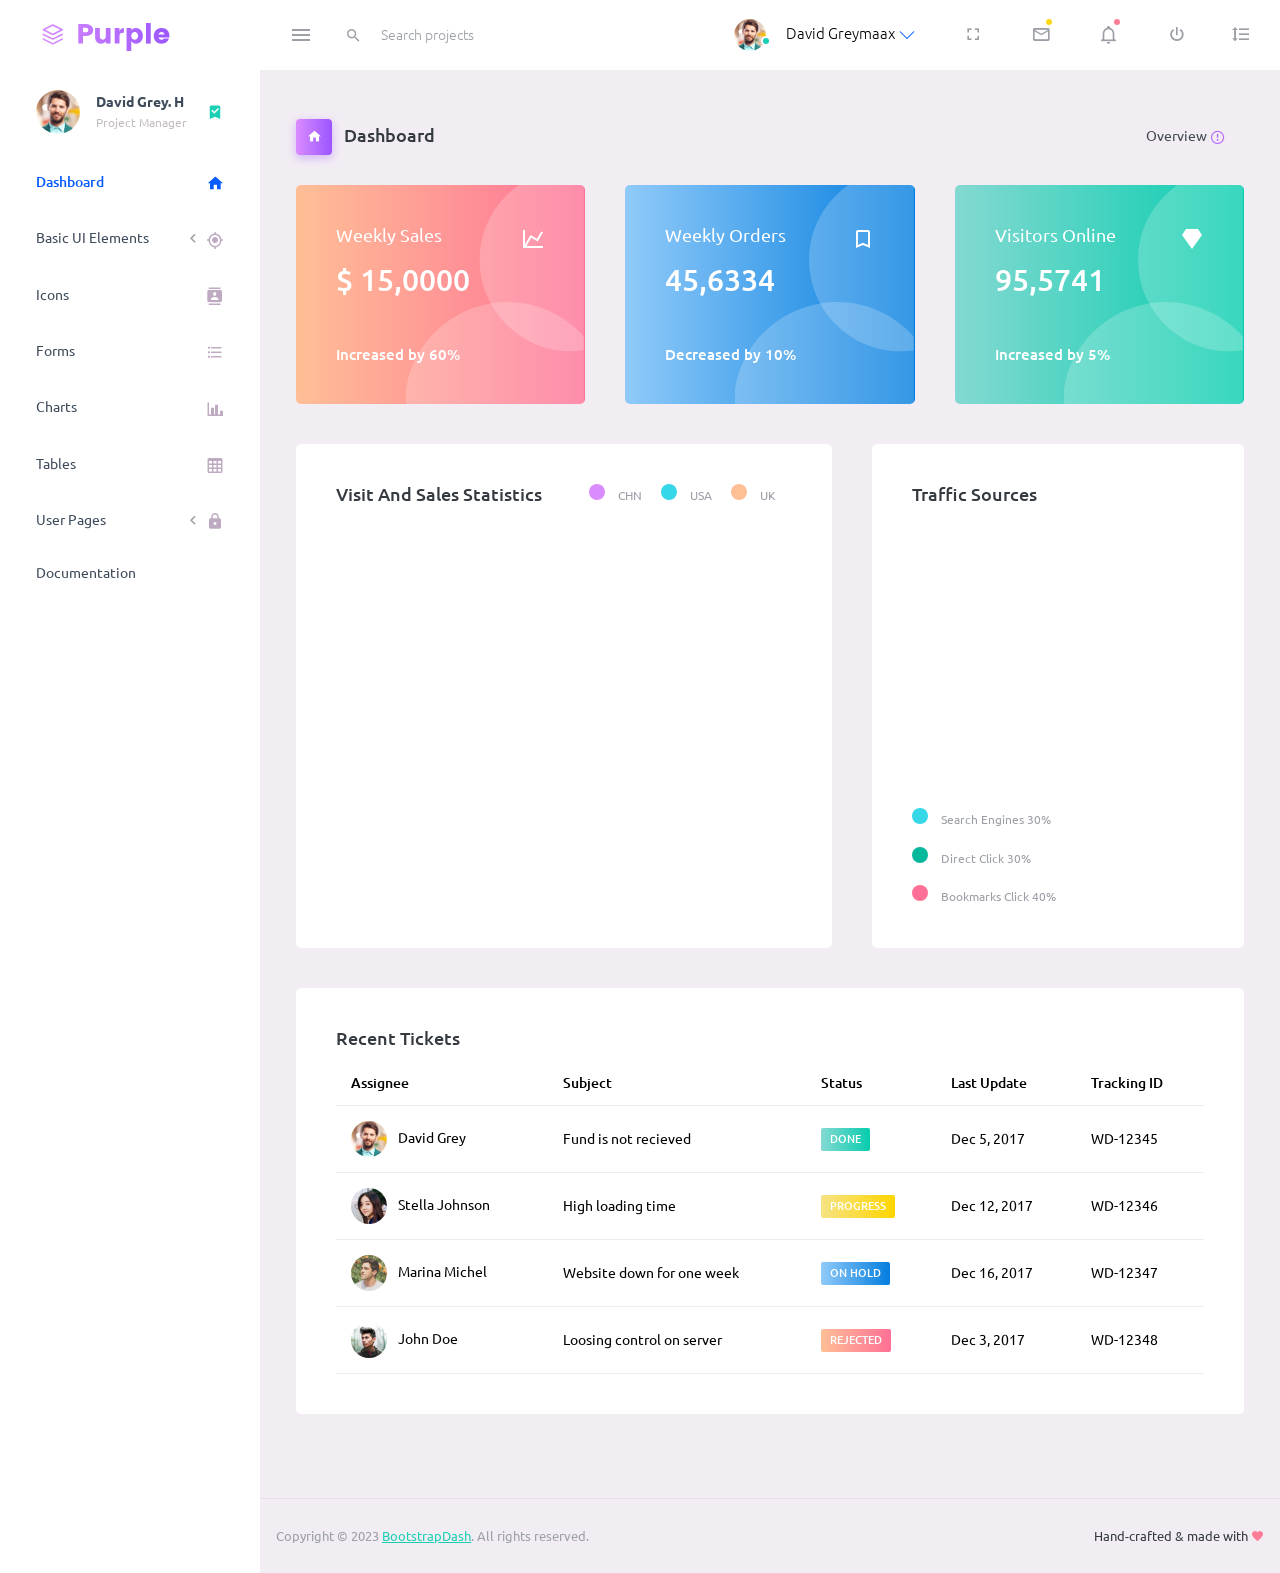
<file: index.html>
<!DOCTYPE html>
<html lang="en">
  <head>
    <!-- Required meta tags -->
    <meta charset="utf-8">
    <meta name="viewport" content="width=device-width, initial-scale=1, shrink-to-fit=no">
    <title>Purple Admin</title>
    <!-- plugins:css -->
    <link rel="stylesheet" href="assets/vendors/mdi/css/materialdesignicons.min.css">
    <link rel="stylesheet" href="assets/vendors/ti-icons/css/themify-icons.css">
    <link rel="stylesheet" href="assets/vendors/css/vendor.bundle.base.css">
    <link rel="stylesheet" href="assets/vendors/font-awesome/css/font-awesome.min.css">
    <!-- endinject -->
    <!-- Plugin css for this page -->
    <link rel="stylesheet" href="assets/vendors/font-awesome/css/font-awesome.min.css" />
    <link rel="stylesheet" href="assets/vendors/bootstrap-datepicker/bootstrap-datepicker.min.css">
    <!-- End plugin css for this page -->
    <!-- inject:css -->
    <!-- endinject -->
    <!-- Layout styles -->
    <link rel="stylesheet" href="assets/css/style.css">
    <!-- End layout styles -->
    <link rel="shortcut icon" href="assets/images/favicon.png" />
  </head>
  <body>
      <!-- partial:partials/_navbar.html -->
      <nav class="navbar default-layout-navbar col-lg-12 col-12 p-0 fixed-top d-flex flex-row">
        <div class="text-center navbar-brand-wrapper d-flex align-items-center justify-content-start">
          <a class="navbar-brand brand-logo" href="index.html"><img src="assets/images/logo.svg" alt="logo" /></a>
          <a class="navbar-brand brand-logo-mini" href="index.html"><img src="assets/images/logo-mini.svg" alt="logo" /></a>
        </div>
        <div class="navbar-menu-wrapper d-flex align-items-stretch">
          <button class="navbar-toggler navbar-toggler align-self-center" type="button" data-toggle="minimize">
            <span class="mdi mdi-menu"></span>
          </button>
          <div class="search-field d-none d-md-block">
            <form class="d-flex align-items-center h-100" action="#">
              <div class="input-group">
                <div class="input-group-prepend bg-transparent">
                  <i class="input-group-text border-0 mdi mdi-magnify"></i>
                </div>
                <input type="text" class="form-control bg-transparent border-0" placeholder="Search projects">
              </div>
            </form>
          </div>
          <ul class="navbar-nav navbar-nav-right">
            <li class="nav-item nav-profile dropdown">
              <a class="nav-link dropdown-toggle" id="profileDropdown" href="#" data-bs-toggle="dropdown" aria-expanded="false">
                <div class="nav-profile-img">
                  <img src="assets/images/faces/face1.jpg" alt="image">
                  <span class="availability-status online"></span>
                </div>
                <div class="nav-profile-text">
                  <p class="mb-1 text-black">David Greymaax</p>
                </div>
              </a>
              <div class="dropdown-menu navbar-dropdown" aria-labelledby="profileDropdown">
                <a class="dropdown-item" href="#">
                  <i class="mdi mdi-cached me-2 text-success"></i> Activity Log </a>
                <div class="dropdown-divider"></div>
                <a class="dropdown-item" href="#">
                  <i class="mdi mdi-logout me-2 text-primary"></i> Signout </a>
              </div>
            </li>
            <li class="nav-item d-none d-lg-block full-screen-link">
              <a class="nav-link">
                <i class="mdi mdi-fullscreen" id="fullscreen-button"></i>
              </a>
            </li>
            <li class="nav-item dropdown">
              <a class="nav-link count-indicator dropdown-toggle" id="messageDropdown" href="#" data-bs-toggle="dropdown" aria-expanded="false">
                <i class="mdi mdi-email-outline"></i>
                <span class="count-symbol bg-warning"></span>
              </a>
              <div class="dropdown-menu dropdown-menu-end navbar-dropdown preview-list" aria-labelledby="messageDropdown">
                <h6 class="p-3 mb-0">Messages</h6>
                <div class="dropdown-divider"></div>
                <a class="dropdown-item preview-item">
                  <div class="preview-thumbnail">
                    <img src="assets/images/faces/face4.jpg" alt="image" class="profile-pic">
                  </div>
                  <div class="preview-item-content d-flex align-items-start flex-column justify-content-center">
                    <h6 class="preview-subject ellipsis mb-1 font-weight-normal">Mark send you a message</h6>
                    <p class="text-gray mb-0"> 1 Minutes ago </p>
                  </div>
                </a>
                <div class="dropdown-divider"></div>
                <a class="dropdown-item preview-item">
                  <div class="preview-thumbnail">
                    <img src="assets/images/faces/face2.jpg" alt="image" class="profile-pic">
                  </div>
                  <div class="preview-item-content d-flex align-items-start flex-column justify-content-center">
                    <h6 class="preview-subject ellipsis mb-1 font-weight-normal">Cregh send you a message</h6>
                    <p class="text-gray mb-0"> 15 Minutes ago </p>
                  </div>
                </a>
                <div class="dropdown-divider"></div>
                <a class="dropdown-item preview-item">
                  <div class="preview-thumbnail">
                    <img src="assets/images/faces/face3.jpg" alt="image" class="profile-pic">
                  </div>
                  <div class="preview-item-content d-flex align-items-start flex-column justify-content-center">
                    <h6 class="preview-subject ellipsis mb-1 font-weight-normal">Profile picture updated</h6>
                    <p class="text-gray mb-0"> 18 Minutes ago </p>
                  </div>
                </a>
                <div class="dropdown-divider"></div>
                <h6 class="p-3 mb-0 text-center">4 new messages</h6>
              </div>
            </li>
            <li class="nav-item dropdown">
              <a class="nav-link count-indicator dropdown-toggle" id="notificationDropdown" href="#" data-bs-toggle="dropdown">
                <i class="mdi mdi-bell-outline"></i>
                <span class="count-symbol bg-danger"></span>
              </a>
              <div class="dropdown-menu dropdown-menu-end navbar-dropdown preview-list" aria-labelledby="notificationDropdown">
                <h6 class="p-3 mb-0">Notifications</h6>
                <div class="dropdown-divider"></div>
                <a class="dropdown-item preview-item">
                  <div class="preview-thumbnail">
                    <div class="preview-icon bg-success">
                      <i class="mdi mdi-calendar"></i>
                    </div>
                  </div>
                  <div class="preview-item-content d-flex align-items-start flex-column justify-content-center">
                    <h6 class="preview-subject font-weight-normal mb-1">Event today</h6>
                    <p class="text-gray ellipsis mb-0"> Just a reminder that you have an event today </p>
                  </div>
                </a>
                <div class="dropdown-divider"></div>
                <a class="dropdown-item preview-item">
                  <div class="preview-thumbnail">
                    <div class="preview-icon bg-warning">
                      <i class="mdi mdi-cog"></i>
                    </div>
                  </div>
                  <div class="preview-item-content d-flex align-items-start flex-column justify-content-center">
                    <h6 class="preview-subject font-weight-normal mb-1">Settings</h6>
                    <p class="text-gray ellipsis mb-0"> Update dashboard </p>
                  </div>
                </a>
                <div class="dropdown-divider"></div>
                <a class="dropdown-item preview-item">
                  <div class="preview-thumbnail">
                    <div class="preview-icon bg-info">
                      <i class="mdi mdi-link-variant"></i>
                    </div>
                  </div>
                  <div class="preview-item-content d-flex align-items-start flex-column justify-content-center">
                    <h6 class="preview-subject font-weight-normal mb-1">Launch Admin</h6>
                    <p class="text-gray ellipsis mb-0"> New admin wow! </p>
                  </div>
                </a>
                <div class="dropdown-divider"></div>
                <h6 class="p-3 mb-0 text-center">See all notifications</h6>
              </div>
            </li>
            <li class="nav-item nav-logout d-none d-lg-block">
              <a class="nav-link" href="#">
                <i class="mdi mdi-power"></i>
              </a>
            </li>
            <li class="nav-item nav-settings d-none d-lg-block">
              <a class="nav-link" href="#">
                <i class="mdi mdi-format-line-spacing"></i>
              </a>
            </li>
          </ul>
          <button class="navbar-toggler navbar-toggler-right d-lg-none align-self-center" type="button" data-toggle="offcanvas">
            <span class="mdi mdi-menu"></span>
          </button>
        </div>
      </nav>
      <!-- partial -->
      <div class="container-fluid page-body-wrapper">
        <!-- partial:partials/_sidebar.html -->
        <nav class="sidebar sidebar-offcanvas" id="sidebar">
          <ul class="nav">
            <li class="nav-item nav-profile">
              <a href="#" class="nav-link">
                <div class="nav-profile-image">
                  <img src="assets/images/faces/face1.jpg" alt="profile" />
                  <span class="login-status online"></span>
                  <!--change to offline or busy as needed-->
                </div>
                <div class="nav-profile-text d-flex flex-column">
                  <span class="font-weight-bold mb-2">David Grey. H</span>
                  <span class="text-secondary text-small">Project Manager</span>
                </div>
                <i class="mdi mdi-bookmark-check text-success nav-profile-badge"></i>
              </a>
            </li>
            <li class="nav-item">
              <a class="nav-link" href="index.html">
                <span class="menu-title">Dashboard</span>
                <i class="mdi mdi-home menu-icon"></i>
              </a>
            </li>
            <li class="nav-item">
              <a class="nav-link" data-bs-toggle="collapse" href="#ui-basic" aria-expanded="false" aria-controls="ui-basic">
                <span class="menu-title">Basic UI Elements</span>
                <i class="menu-arrow"></i>
                <i class="mdi mdi-crosshairs-gps menu-icon"></i>
              </a>
              <div class="collapse" id="ui-basic">
                <ul class="nav flex-column sub-menu">
                  <li class="nav-item">
                    <a class="nav-link" href="pages/ui-features/buttons.html">Buttons</a>
                  </li>
                  <li class="nav-item">
                    <a class="nav-link" href="pages/ui-features/dropdowns.html">Dropdowns</a>
                  </li>
                  <li class="nav-item">
                    <a class="nav-link" href="pages/ui-features/typography.html">Typography</a>
                  </li>
                </ul>
              </div>
            </li>
            <li class="nav-item">
              <a class="nav-link" data-bs-toggle="collapse" href="#icons" aria-expanded="false" aria-controls="icons">
                <span class="menu-title">Icons</span>
                <i class="mdi mdi-contacts menu-icon"></i>
              </a>
              <div class="collapse" id="icons">
                <ul class="nav flex-column sub-menu">
                  <li class="nav-item">
                    <a class="nav-link" href="pages/icons/font-awesome.html">Font Awesome</a>
                  </li>
                </ul>
              </div>
            </li>
            <li class="nav-item">
              <a class="nav-link" data-bs-toggle="collapse" href="#forms" aria-expanded="false" aria-controls="forms">
                <span class="menu-title">Forms</span>
                <i class="mdi mdi-format-list-bulleted menu-icon"></i>
              </a>
              <div class="collapse" id="forms">
                <ul class="nav flex-column sub-menu">
                  <li class="nav-item">
                    <a class="nav-link" href="pages/forms/basic_elements.html">Form Elements</a>
                  </li>
                </ul>
              </div>
            </li>
            <li class="nav-item">
              <a class="nav-link" data-bs-toggle="collapse" href="#charts" aria-expanded="false" aria-controls="charts">
                <span class="menu-title">Charts</span>
                <i class="mdi mdi-chart-bar menu-icon"></i>
              </a>
              <div class="collapse" id="charts">
                <ul class="nav flex-column sub-menu">
                  <li class="nav-item">
                    <a class="nav-link" href="pages/charts/chartjs.html">ChartJs</a>
                  </li>
                </ul>
              </div>
            </li>
            <li class="nav-item">
              <a class="nav-link" data-bs-toggle="collapse" href="#tables" aria-expanded="false" aria-controls="tables">
                <span class="menu-title">Tables</span>
                <i class="mdi mdi-table-large menu-icon"></i>
              </a>
              <div class="collapse" id="tables">
                <ul class="nav flex-column sub-menu">
                  <li class="nav-item">
                    <a class="nav-link" href="pages/tables/basic-table.html">Basic table</a>
                  </li>
                </ul>
              </div>
            </li>
            <li class="nav-item">
              <a class="nav-link" data-bs-toggle="collapse" href="#auth" aria-expanded="false" aria-controls="auth">
                <span class="menu-title">User Pages</span>
                <i class="menu-arrow"></i>
                <i class="mdi mdi-lock menu-icon"></i>
              </a>
              <div class="collapse" id="auth">
                <ul class="nav flex-column sub-menu">
                  <li class="nav-item">
                    <a class="nav-link" href="pages/samples/blank-page.html"> Blank Page </a>
                  </li>
                  <li class="nav-item">
                    <a class="nav-link" href="pages/samples/login.html"> Login </a>
                  </li>
                  <li class="nav-item">
                    <a class="nav-link" href="pages/samples/register.html"> Register </a>
                  </li>
                  <li class="nav-item">
                    <a class="nav-link" href="pages/samples/error-404.html"> 404 </a>
                  </li>
                  <li class="nav-item">
                    <a class="nav-link" href="pages/samples/error-500.html"> 500 </a>
                  </li>
                </ul>
              </div>
            </li>
            <li class="nav-item">
              <a class="nav-link" href="docs/documentation.html" target="_blank">
                <span class="menu-title">Documentation</span>
                <i class="mdi mdi-file-document-box menu-icon"></i>
              </a>
            </li>
          </ul>
        </nav>
        <!-- partial -->
        <div class="main-panel">
          <div class="content-wrapper">
            <div class="page-header">
              <h3 class="page-title">
                <span class="page-title-icon bg-gradient-primary text-white me-2">
                  <i class="mdi mdi-home"></i>
                </span> Dashboard
              </h3>
              <nav aria-label="breadcrumb">
                <ul class="breadcrumb">
                  <li class="breadcrumb-item active" aria-current="page">
                    <span></span>Overview <i class="mdi mdi-alert-circle-outline icon-sm text-primary align-middle"></i>
                  </li>
                </ul>
              </nav>
            </div>
            <div class="row">
              <div class="col-md-4 stretch-card grid-margin">
                <div class="card bg-gradient-danger card-img-holder text-white">
                  <div class="card-body">
                    <img src="assets/images/dashboard/circle.svg" class="card-img-absolute" alt="circle-image" />
                    <h4 class="font-weight-normal mb-3">Weekly Sales <i class="mdi mdi-chart-line mdi-24px float-end"></i>
                    </h4>
                    <h2 class="mb-5">$ 15,0000</h2>
                    <h6 class="card-text">Increased by 60%</h6>
                  </div>
                </div>
              </div>
              <div class="col-md-4 stretch-card grid-margin">
                <div class="card bg-gradient-info card-img-holder text-white">
                  <div class="card-body">
                    <img src="assets/images/dashboard/circle.svg" class="card-img-absolute" alt="circle-image" />
                    <h4 class="font-weight-normal mb-3">Weekly Orders <i class="mdi mdi-bookmark-outline mdi-24px float-end"></i>
                    </h4>
                    <h2 class="mb-5">45,6334</h2>
                    <h6 class="card-text">Decreased by 10%</h6>
                  </div>
                </div>
              </div>
              <div class="col-md-4 stretch-card grid-margin">
                <div class="card bg-gradient-success card-img-holder text-white">
                  <div class="card-body">
                    <img src="assets/images/dashboard/circle.svg" class="card-img-absolute" alt="circle-image" />
                    <h4 class="font-weight-normal mb-3">Visitors Online <i class="mdi mdi-diamond mdi-24px float-end"></i>
                    </h4>
                    <h2 class="mb-5">95,5741</h2>
                    <h6 class="card-text">Increased by 5%</h6>
                  </div>
                </div>
              </div>
            </div>
            <div class="row">
              <div class="col-md-7 grid-margin stretch-card">
                <div class="card">
                  <div class="card-body">
                    <div class="clearfix">
                      <h4 class="card-title float-start">Visit And Sales Statistics</h4>
                      <div id="visit-sale-chart-legend" class="rounded-legend legend-horizontal legend-top-right float-end"></div>
                    </div>
                    <canvas id="visit-sale-chart" class="mt-4"></canvas>
                  </div>
                </div>
              </div>
              <div class="col-md-5 grid-margin stretch-card">
                <div class="card">
                  <div class="card-body">
                    <h4 class="card-title">Traffic Sources</h4>
                    <div class="doughnutjs-wrapper d-flex justify-content-center">
                      <canvas id="traffic-chart"></canvas>
                    </div>
                    <div id="traffic-chart-legend" class="rounded-legend legend-vertical legend-bottom-left pt-4"></div>
                  </div>
                </div>
              </div>
            </div>
            <div class="row">
              <div class="col-12 grid-margin">
                <div class="card">
                  <div class="card-body">
                    <h4 class="card-title">Recent Tickets</h4>
                    <div class="table-responsive">
                      <table class="table">
                        <thead>
                          <tr>
                            <th> Assignee </th>
                            <th> Subject </th>
                            <th> Status </th>
                            <th> Last Update </th>
                            <th> Tracking ID </th>
                          </tr>
                        </thead>
                        <tbody>
                          <tr>
                            <td>
                              <img src="assets/images/faces/face1.jpg" class="me-2" alt="image"> David Grey
                            </td>
                            <td> Fund is not recieved </td>
                            <td>
                              <label class="badge badge-gradient-success">DONE</label>
                            </td>
                            <td> Dec 5, 2017 </td>
                            <td> WD-12345 </td>
                          </tr>
                          <tr>
                            <td>
                              <img src="assets/images/faces/face2.jpg" class="me-2" alt="image"> Stella Johnson
                            </td>
                            <td> High loading time </td>
                            <td>
                              <label class="badge badge-gradient-warning">PROGRESS</label>
                            </td>
                            <td> Dec 12, 2017 </td>
                            <td> WD-12346 </td>
                          </tr>
                          <tr>
                            <td>
                              <img src="assets/images/faces/face3.jpg" class="me-2" alt="image"> Marina Michel
                            </td>
                            <td> Website down for one week </td>
                            <td>
                              <label class="badge badge-gradient-info">ON HOLD</label>
                            </td>
                            <td> Dec 16, 2017 </td>
                            <td> WD-12347 </td>
                          </tr>
                          <tr>
                            <td>
                              <img src="assets/images/faces/face4.jpg" class="me-2" alt="image"> John Doe
                            </td>
                            <td> Loosing control on server </td>
                            <td>
                              <label class="badge badge-gradient-danger">REJECTED</label>
                            </td>
                            <td> Dec 3, 2017 </td>
                            <td> WD-12348 </td>
                          </tr>
                        </tbody>
                      </table>
                    </div>
                  </div>
                </div>
              </div>
            </div>
          </div>
          <!-- content-wrapper ends -->
          <!-- partial:partials/_footer.html -->
          <footer class="footer">
            <div class="d-sm-flex justify-content-center justify-content-sm-between">
              <span class="text-muted text-center text-sm-left d-block d-sm-inline-block">Copyright © 2023 <a href="https://www.bootstrapdash.com/" target="_blank">BootstrapDash</a>. All rights reserved.</span>
              <span class="float-none float-sm-right d-block mt-1 mt-sm-0 text-center">Hand-crafted & made with <i class="mdi mdi-heart text-danger"></i></span>
            </div>
          </footer>
          <!-- partial -->
        </div>
        <!-- main-panel ends -->
      </div>
      <!-- page-body-wrapper ends -->
    </div>
    <!-- container-scroller -->
    <!-- plugins:js -->
    <script src="assets/vendors/js/vendor.bundle.base.js"></script>
    <!-- endinject -->
    <!-- Plugin js for this page -->
    <script src="assets/vendors/chart.js/chart.umd.js"></script>
    <script src="assets/vendors/bootstrap-datepicker/bootstrap-datepicker.min.js"></script>
    <!-- End plugin js for this page -->
    <!-- inject:js -->
    <script src="assets/js/off-canvas.js"></script>
    <script src="assets/js/misc.js"></script>
    <script src="assets/js/settings.js"></script>
    <script src="assets/js/todolist.js"></script>
    <script src="assets/js/jquery.cookie.js"></script>
    <!-- endinject -->
    <!-- Custom js for this page -->
    <script src="assets/js/dashboard.js"></script>
    <!-- End custom js for this page -->
  </body>
</html>
</file>
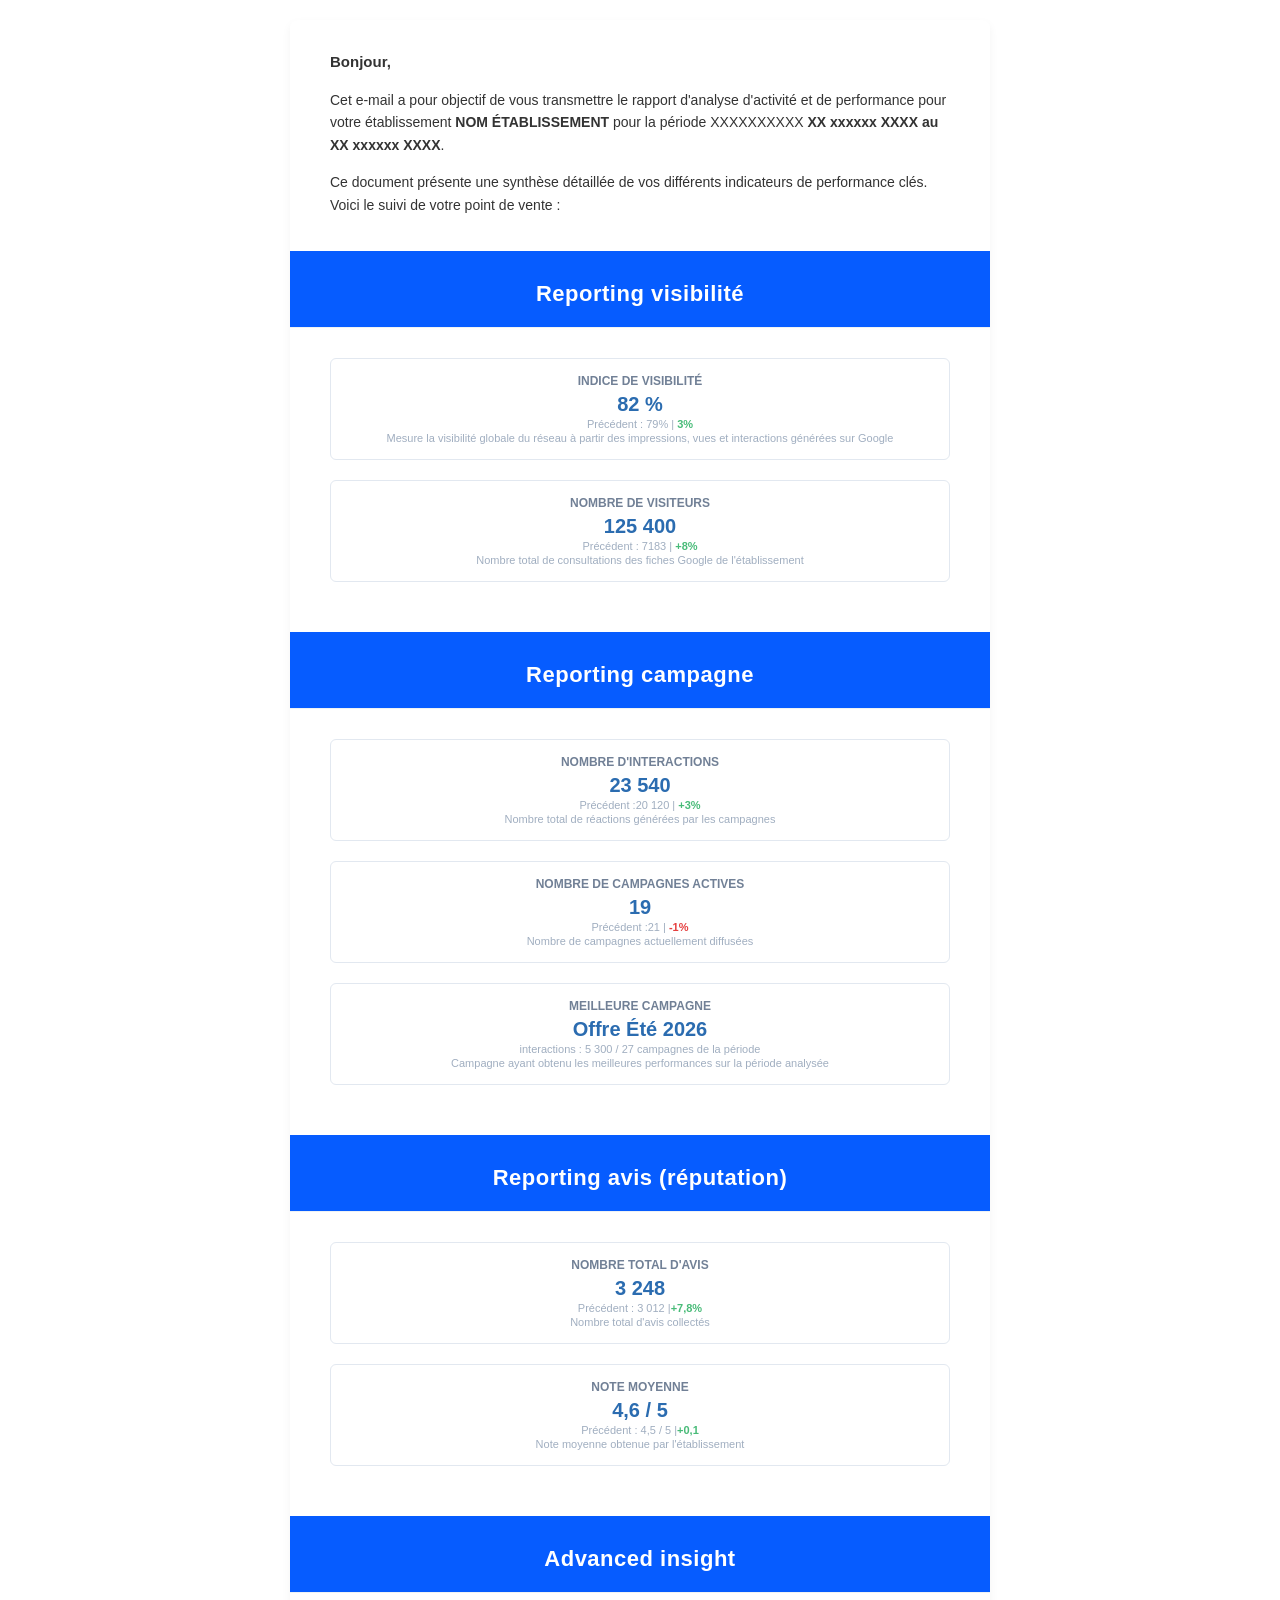
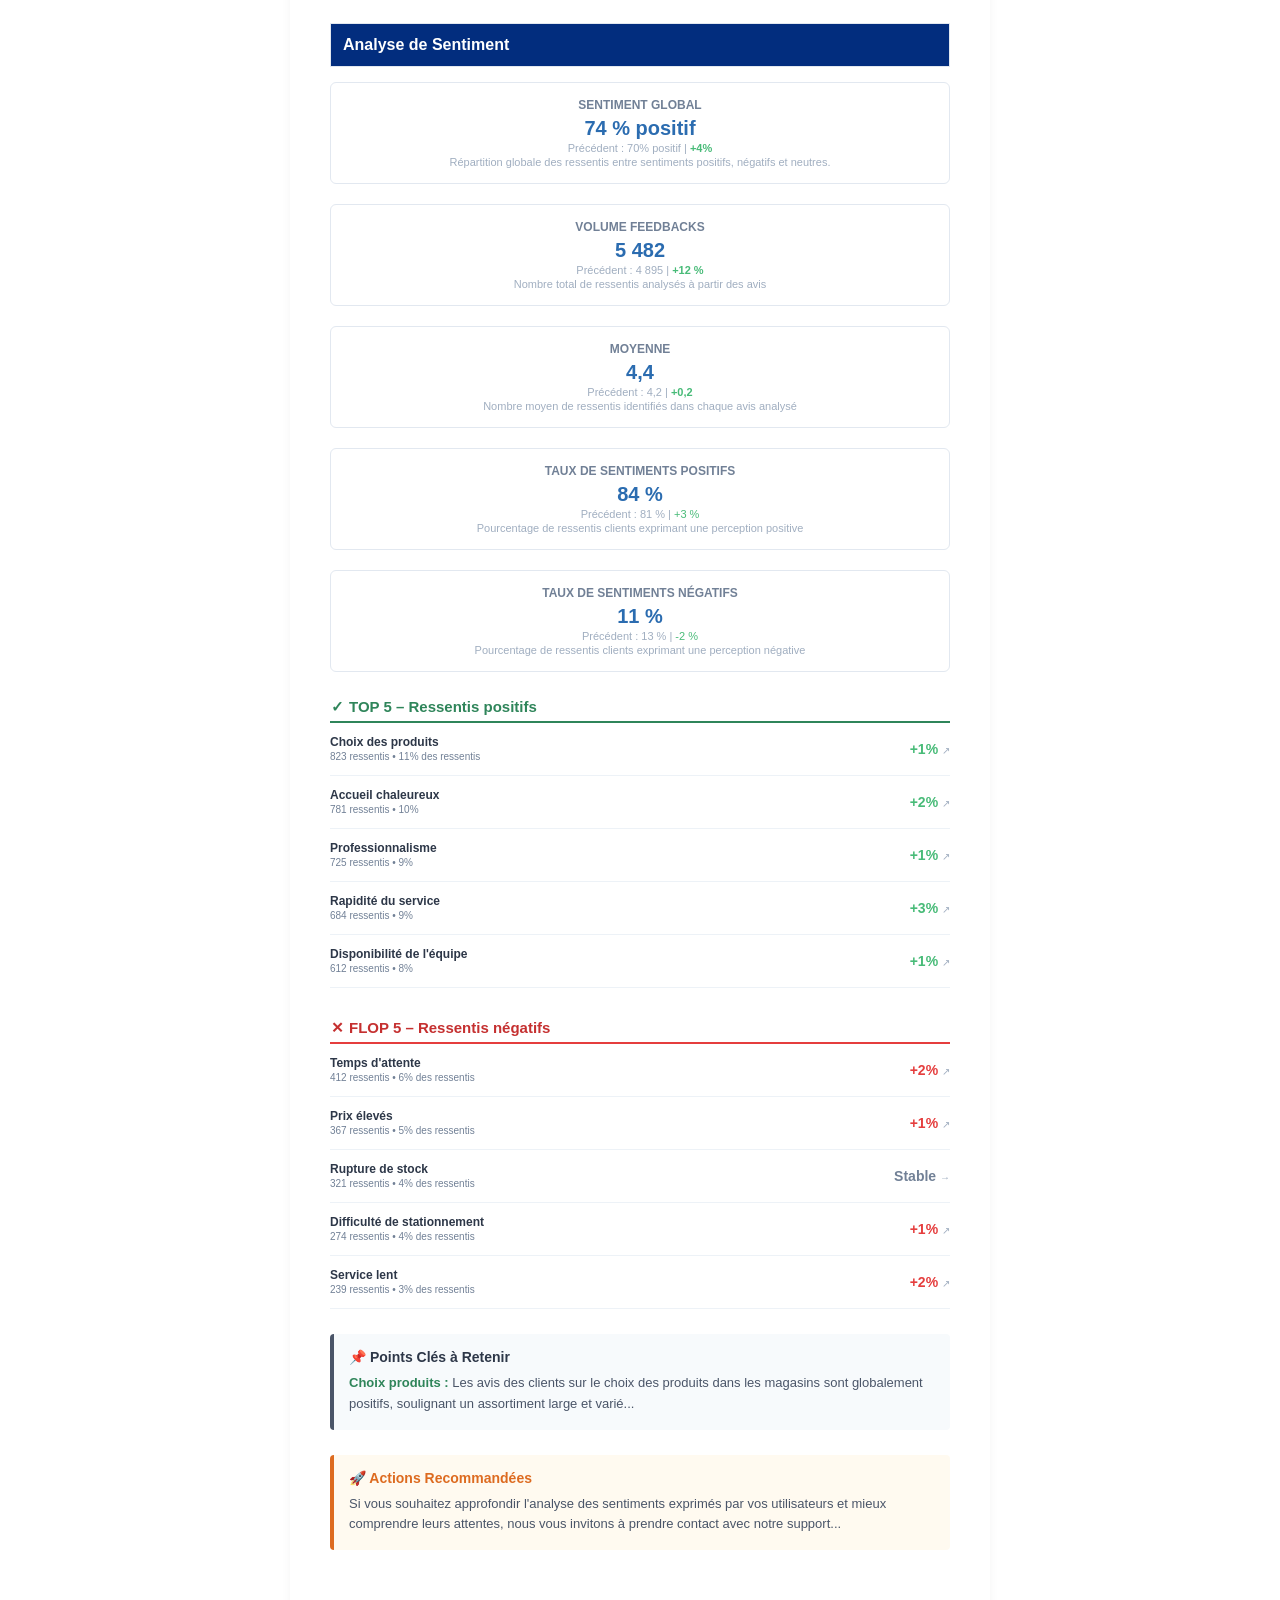
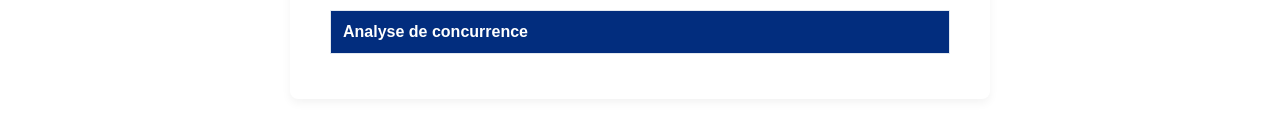
<file: etab_email.html>
<!DOCTYPE html>
<html lang="fr">
<head>
    <meta charset="UTF-8">
    <meta name="viewport" content="width=device-width, initial-scale=1.0">
    <link rel="stylesheet" href="hq.css">
    <title>Reporting Sentiment Client Etablissemet</title>
</head>
<body>
    <table class="content">
        <!-- TEXTE D'INTRODUCTION DU MAIL -->
        <tr>
            <td style="padding: 30px 40px 10px 40px; font-size: 14px; color: #333333; line-height: 1.6;">
                <p style="margin: 0 0 15px 0; font-weight: 700; font-size: 15px;">Bonjour,</p>
                <p style="margin: 0 0 15px 0;">Cet e-mail a pour objectif de vous transmettre le rapport d'analyse d'activité et de performance pour votre établissement <strong>NOM ÉTABLISSEMENT</strong> pour la période  XXXXXXXXXX <strong>XX xxxxxx XXXX au XX xxxxxx XXXX</strong>.</p>
                <p style="margin: 0 0 25px 0;">Ce document présente une synthèse détaillée de vos différents indicateurs de performance clés. Voici le suivi de votre point de vente :</p>
            </td>
        </tr>

        <!-- tp1 : reporting visibilité -->
        <tr>
            <td class="reporting-type">
                <h1 >Reporting visibilité</h1>
            </td>
        </tr>
        <!-- Section KPI -->
        <tr>
            <td class="visibilite-content">
                <!-- Card KPI -->
                <table class="kpi-section" >
                    <tr>
                        <td class="kpi-card">
                            <p class="kpi-title">Indice de visibilité</p>
                            <p class="kpi-value">82 %</p>
                            <p class="kpi-comp" >Précédent : 79% | <span class="kpi-stat" style="color: #48bb78;">3%</span></p>
                            <p class="kpi-comp" >Mesure la visibilité globale du réseau à partir des impressions, vues et interactions générées sur Google</p>
                        </td>
                    </tr>
                </table>
                <table class="kpi-section" >
                    <tr>
                        <td class="kpi-card">
                            <p class="kpi-title">Nombre de visiteurs</p>
                            <p class="kpi-value">125 400</p>
                            <p class="kpi-comp" >Précédent : 7183 | <span class="kpi-stat" style="color: #48bb78;">+8%</span></p>
                            <p class="kpi-comp" >Nombre total de consultations des fiches Google de l'établissement</p>
                        </td>
                    </tr>
                </table>
            </td>
        </tr>
        <!-- tp2 : reporting campagne -->
        <tr>
            <td class="reporting-type">
                <h1 >Reporting campagne</h1>
            </td>
        </tr>
        <tr>
            <!-- Card KPI -->
            <td class="visibilite-content">
                <table class="kpi-section">
                    <tr>
                        <td class="kpi-card">
                            <p class="kpi-title">Nombre d'interactions</p>
                            <p class="kpi-value">23 540</p>
                            <p class="kpi-comp" >Précédent :20 120  | <span class="kpi-stat" style="color: #48bb78;">+3%</span></p>
                            <p class="kpi-comp" >Nombre total de réactions générées par les campagnes </p>
                        </td>
                    </tr>
                </table>
                <table class="kpi-section">
                    <tr>
                        <td class="kpi-card">
                            <p class="kpi-title">Nombre de campagnes actives</p>
                            <p class="kpi-value">19</p>
                            <p class="kpi-comp" >Précédent :21 | <span class="kpi-stat" style="color: #e53e3e;">-1%</span></p>
                            <p class="kpi-comp" >Nombre de campagnes actuellement diffusées </p>
                        </td>
                    </tr>
                </table>
                <table class="kpi-section">
                    <tr>
                        <td class="kpi-card">
                            <p class="kpi-title">Meilleure campagne</p>
                            <p class="kpi-value">Offre Été 2026</p>
                            <p class="kpi-comp">interactions : 5 300 /<span class="kpi-up"> 27 campagnes de la période</span></p>
                            <p class="kpi-comp" >Campagne ayant obtenu les meilleures performances sur la période analysée</p>
                        </td>
                    </tr>
                </table>
            </td>
        </tr>
        <!-- tp3 : reporting avis -->
        <tr>
            <td class="reporting-type">
                <h1 >Reporting avis (réputation)</h1>
            </td>
        </tr>
        <tr>
            <!-- Card KPI -->
            <td class="visibilite-content">
                <table class="kpi-section">
                    <tr>
                        <td class="kpi-card">
                            <p class="kpi-title">Nombre total d'avis</p>
                            <p class="kpi-value">3 248</p>
                            <p class="kpi-comp">Précédent : 3 012 |<span class="kpi-stat" style="color: #48bb78;">+7,8%</span></p>
                            <p class="kpi-comp" >Nombre total d'avis collectés</p>
                        </td>
                    </tr>
                </table>
                <table class="kpi-section">
                    <tr>
                        <td class="kpi-card">
                            <p class="kpi-title">Note moyenne</p>
                            <p class="kpi-value">4,6 / 5</p>
                            <p class="kpi-comp">Précédent : 4,5 / 5 |<span class="kpi-stat" style="color: #48bb78;">+0,1</span></p>
                            <p class="kpi-comp" >Note moyenne obtenue par l'établissement</p>
                        </td>
                    </tr>
                </table>
            </td>
        </tr>
        <!-- tp4 : advanced insight-->
        <tr>
            <td class="reporting-type">
                <h1 >Advanced insight</h1>
            </td>
        </tr>
        <tr>
            <td style="padding: 30px 40px;">
                <!--  ANALYSE DE SENTIMENT  -->
                <table class="ai-table">
                    <tr>
                        <td class="ai-header">
                            <h3 class="ai-title">Analyse de Sentiment</h3>
                        </td>
                    </tr>
                </table>
                <table class="kpi-section" >
                    <tr>
                        <td class="kpi-card">
                            <p class="kpi-title">Sentiment global</p>
                            <p class="kpi-value">74 % positif</p>
                            <p class="kpi-comp" >Précédent : 70% positif | <span class="kpi-stat" style="color: #48bb78;">+4%</span></p>
                            <p class="kpi-comp" >Répartition globale des ressentis entre sentiments positifs, négatifs et neutres.</p>
                        </td>
                    </tr>
                </table>
                <table class="kpi-section" >
                    <tr>
                        <td class="kpi-card">
                            <p class="kpi-title">Volume feedbacks</p>
                            <p class="kpi-value">5 482</p>
                            <p class="kpi-comp" >Précédent : 4 895 | <span class="kpi-stat" style="color: #48bb78;">+12 %</span></p>
                            <p class="kpi-comp" >Nombre total de ressentis analysés à partir des avis</p>
                        </td>
                    </tr>
                </table>
                <table class="kpi-section" >
                    <tr>
                        <td class="kpi-card">
                            <p class="kpi-title">Moyenne</p>
                            <p class="kpi-value">4,4</p>
                            <p class="kpi-comp" >Précédent : 4,2 | <span class="kpi-stat" style="color: #48bb78;">+0,2 </span></p>
                            <p class="kpi-comp" >Nombre moyen de ressentis identifiés dans chaque avis analysé</p>
                        </td>
                    </tr>
                </table>
                <table class="kpi-section">
                    <tr>
                        <td class="kpi-card">
                            <p class="kpi-title">Taux de sentiments positifs</p>
                            <p class="kpi-value">84 %</p>
                            <p class="kpi-comp">Précédent : 81 % | <span class="kpi-up"  style="color: #48bb78;">+3 %</span></p>
                            <p class="kpi-comp" >Pourcentage de ressentis clients exprimant une perception positive</p>
                        </td>
                    </tr>
                </table>
                <table class="kpi-section">
                    <tr>
                        <td class="kpi-card">
                            <p class="kpi-title">Taux de sentiments négatifs</p>
                            <p class="kpi-value">11 %</p>
                            <p class="kpi-comp">Précédent : 13 % | <span class="kpi-down"  style="color: #48bb78;">-2 %</span></p>
                            <p class="kpi-comp" >Pourcentage de ressentis clients exprimant une perception négative</p>
                        </td>
                    </tr>
                </table>
                <!-- Classement TOP -->
                <table class="kpi-class">
                    <tr>
                        <td class="tab-class-headP">
                            <h2 class="text-headP"><span style="margin-right: 5px;">✓</span>TOP 5 – Ressentis positifs</h2>
                        </td>
                    </tr>
                    <tr>
                        <td class="kpi-tab">
                            <table width="100%" border="0" cellpadding="0" cellspacing="0">
                                <tr>
                                    <td class="kpi-ind-comp">Choix des produits<br><span class="kpi-index">823 ressentis • 11% des ressentis</span></td>
                                    <td class="kpi-evol" style="color:#48bb78;">+1% <span class="kpi-arrow">↗</span></td>
                                </tr>
                            </table>
                        </td>
                    </tr>
                    <tr>
                        <td class="kpi-tab">
                            <table width="100%" border="0" cellpadding="0" cellspacing="0">
                                <tr>
                                    <td class="kpi-ind-comp">Accueil chaleureux<br><span class="kpi-index">781 ressentis • 10%</span></td>
                                    <td class="kpi-evol" style="color:#48bb78;">+2% <span class="kpi-arrow">↗</span></td>
                                </tr>
                            </table>
                        </td>
                    </tr>
                    <tr>
                        <td class="kpi-tab">
                            <table width="100%" border="0" cellpadding="0" cellspacing="0">
                                <tr>
                                    <td class="kpi-ind-comp">Professionnalisme<br><span class="kpi-index">725 ressentis • 9%</span></td>
                                    <td class="kpi-evol" style="color:#48bb78;">+1% <span class="kpi-arrow">↗</span></td>
                                </tr>
                            </table>
                        </td>
                    </tr>
                    <tr>
                        <td class="kpi-tab">
                            <table width="100%" border="0" cellpadding="0" cellspacing="0">
                                <tr>
                                    <td class="kpi-ind-comp">Rapidité du service<br><span class="kpi-index">684 ressentis • 9%</span></td>
                                    <td class="kpi-evol" style="color:#48bb78;">+3% <span class="kpi-arrow">↗</span></td>
                                </tr>
                            </table>
                        </td>
                    </tr>
                    <tr>
                        <td class="kpi-tab">
                            <table width="100%" border="0" cellpadding="0" cellspacing="0">
                                <tr>
                                    <td class="kpi-ind-comp">Disponibilité de l'équipe<br><span class="kpi-index">612 ressentis • 8%</span></td>
                                    <td class="kpi-evol" style="color:#48bb78;">+1% <span class="kpi-arrow">↗</span></td>
                                </tr>
                            </table>
                        </td>
                    </tr>
                </table>
                <!-- Classement FLOP -->
                <table class="kpi-class">
                    <tr>
                        <td class="tab-class-headN">
                            <h2 class="text-headN"><span style="margin-right: 5px;">✕</span>FLOP 5 – Ressentis négatifs</h2>
                        </td>
                    </tr>
                    <tr>
                        <td class="kpi-tab">
                            <table width="100%" border="0" cellpadding="0" cellspacing="0">
                                <tr>
                                    <td class="kpi-ind-comp">Temps d'attente<br><span class="kpi-index">412 ressentis • 6% des ressentis</span></td>
                                    <td class="kpi-evol" style="color:#e53e3e;">+2% <span class="kpi-arrow">↗</span></td>
                                </tr>
                            </table>
                        </td>
                    </tr>
                    <tr>
                        <td class="kpi-tab">
                            <table width="100%" border="0" cellpadding="0" cellspacing="0">
                                <tr>
                                    <td class="kpi-ind-comp">Prix élevés<br><span class="kpi-index">367 ressentis • 5% des ressentis</span></td>
                                    <td class="kpi-evol" style="color:#e53e3e;">+1% <span class="kpi-arrow">↗</span></td>
                                </tr>
                            </table>
                        </td>
                    </tr>
                    <tr>
                        <td class="kpi-tab">
                            <table width="100%" border="0" cellpadding="0" cellspacing="0">
                                <tr>
                                    <td class="kpi-ind-comp">Rupture de stock<br><span class="kpi-index">321 ressentis • 4% des ressentis</span></td>
                                    <td class="kpi-evol" style="color:#718096;">Stable <span class="kpi-arrow">→</span> </td>
                                </tr>
                            </table>
                        </td>
                    </tr>
                    <tr>
                        <td class="kpi-tab">
                            <table width="100%" border="0" cellpadding="0" cellspacing="0">
                                <tr>
                                    <td class="kpi-ind-comp">Difficulté de stationnement<br><span class="kpi-index">274 ressentis • 4% des ressentis</span></td>
                                    <td class="kpi-evol" style="color:#e53e3e;">+1% <span class="kpi-arrow">↗</span></td>
                                </tr>
                            </table>
                        </td>
                    </tr>
                    <tr>
                        <td class="kpi-tab">
                            <table width="100%" border="0" cellpadding="0" cellspacing="0">
                                <tr>
                                    <td class="kpi-ind-comp">Service lent<br><span class="kpi-index">239 ressentis • 3% des ressentis</span></td>
                                    <td class="kpi-evol" style="color:#e53e3e;">+2% <span class="kpi-arrow">↗</span></td>
                                </tr>
                            </table>
                        </td>
                    </tr>
                </table>
                <!-- points clés -->
                <table width="100%" border="0" cellpadding="0" cellspacing="0" style="margin-bottom: 25px; background-color: #f7fafc; border-left: 4px solid #4a5568; border-radius: 4px;">
                    <tr>
                        <td style="padding: 15px;">
                            <h3 style="margin: 0 0 8px 0; font-size: 14px; color: #2d3748; font-weight: 700;">📌 Points Clés à Retenir</h3>
                            <p style="margin: 0; font-size: 13px; color: #4a5568; line-height: 1.6;">
                                <strong style="color: #2f855a;">Choix produits :</strong> Les avis des clients sur le choix des produits dans les magasins sont globalement positifs, soulignant un assortiment large et varié...
                            </p>
                        </td>
                    </tr>
                </table>
                <!-- Actions recommandées -->
                <table width="100%" border="0" cellpadding="0" cellspacing="0" style="background-color: #fffaf0; border-left: 4px solid #dd6b20; border-radius: 4px;">
                    <tr>
                        <td style="padding: 15px;">
                            <h3 style="margin: 0 0 8px 0; font-size: 14px; color: #dd6b20; font-weight: 700;">🚀 Actions Recommandées</h3>
                            <p style="margin: 0; font-size: 13px; color: #4a5568; line-height: 1.6;">
                                Si vous souhaitez approfondir l'analyse des sentiments exprimés par vos utilisateurs et mieux comprendre leurs attentes, nous vous invitons à prendre contact avec notre support...
                            </p>
                        </td>
                    </tr>
                </table>
                
            </td>
        </tr>
        <tr>
            <td style="padding: 30px 40px;">
                <!--  ANALYSE DE CONCURRENCE  -->
                <table class="ai-table">
                    <tr>
                        <td class="ai-header">
                            <h3 class="ai-title">Analyse de concurrence</h3>
                        </td>
                    </tr>
                </table>
            </td>
        </tr>
    </table>
    
</body>
</html>
</file>
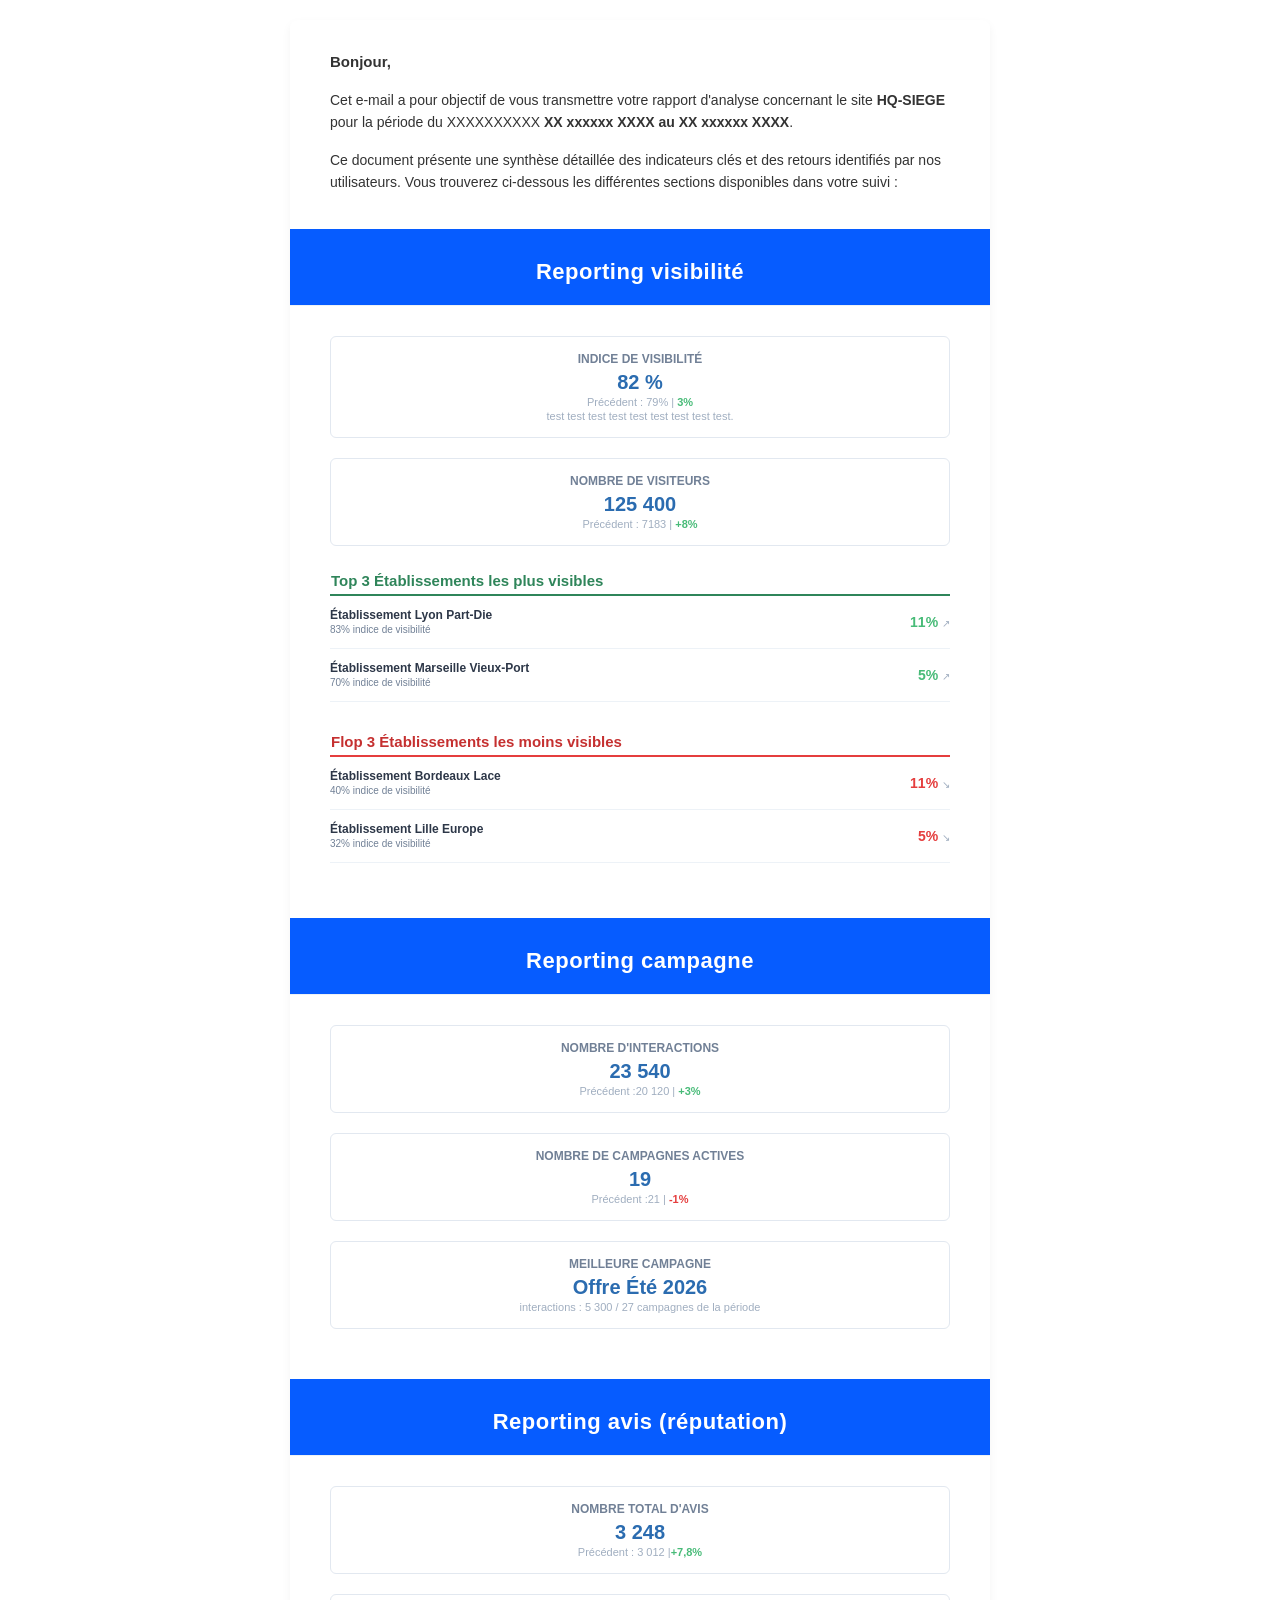
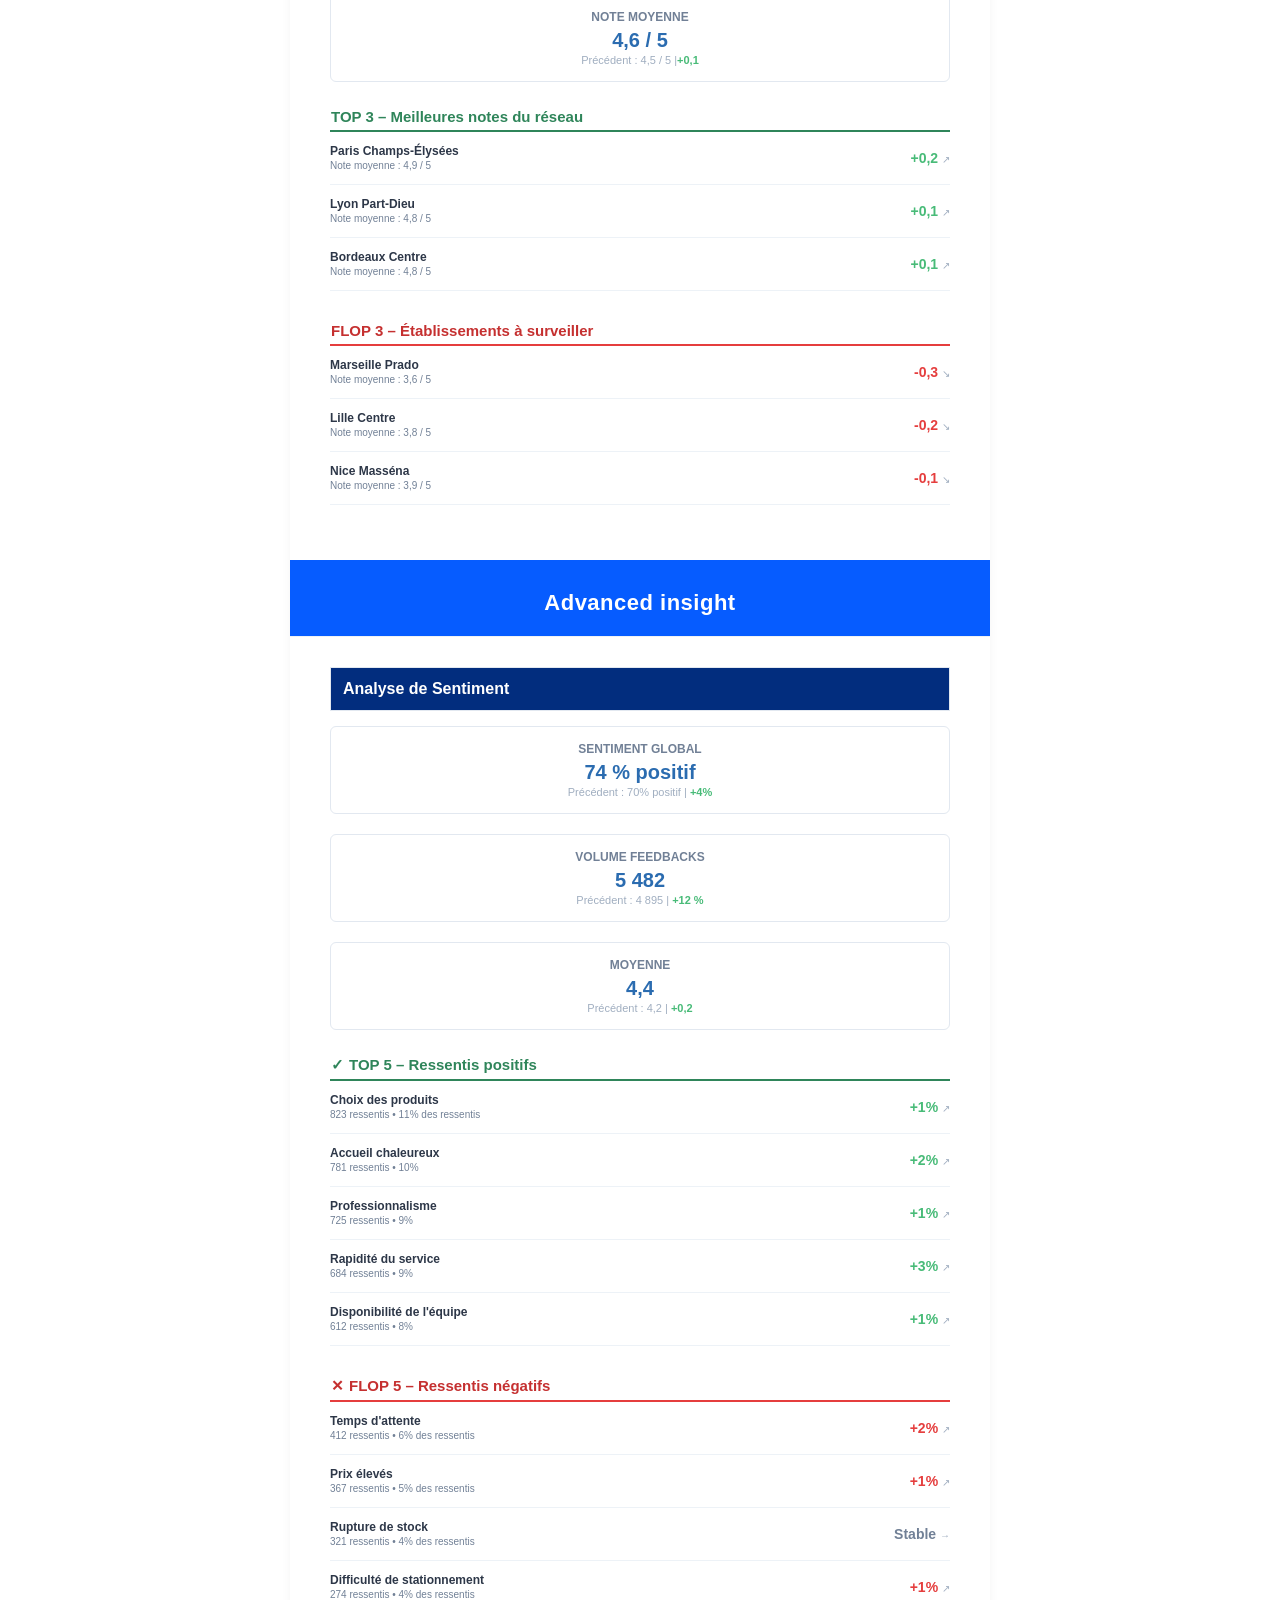
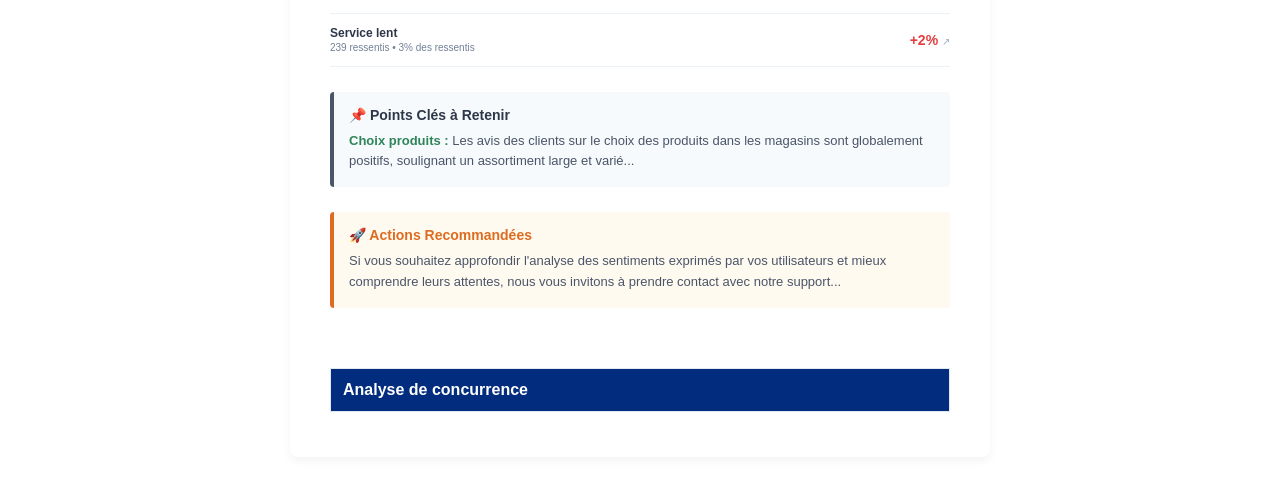
<file: hq_email.html>
<!DOCTYPE html>
<html lang="fr">
<head>
    <meta charset="UTF-8">
    <meta name="viewport" content="width=device-width, initial-scale=1.0">
    <link rel="stylesheet" href="hq.css">
    <title>Reporting Sentiment Client</title>
</head>
<body>
    <table class="content">
        <!-- TEXTE D'INTRODUCTION DU MAIL -->
        <tr>
            <td style="padding: 30px 40px 10px 40px; font-size: 14px; color: #333333; line-height: 1.6;">
                <p style="margin: 0 0 15px 0; font-weight: 700; font-size: 15px;">Bonjour,</p>
                <p style="margin: 0 0 15px 0;">
                    Cet e-mail a pour objectif de vous transmettre votre rapport d'analyse concernant le site <strong>HQ-SIEGE</strong> pour la période du XXXXXXXXXX <strong>XX xxxxxx XXXX au XX xxxxxx XXXX</strong>. 
                </p>
                <p style="margin: 0 0 25px 0;">
                    Ce document présente une synthèse détaillée des indicateurs clés et des retours identifiés par nos utilisateurs. Vous trouverez ci-dessous les différentes sections disponibles dans votre suivi :
                </p>
            </td>
        </tr>

        <!-- tp1 : reporting visibilité -->
        <tr>
            <td class="reporting-type">
                <h1 >Reporting visibilité</h1>
            </td>
        </tr>
        <!-- Section KPI -->
        <tr>
            <td class="visibilite-content">
                <!-- Card KPI -->
                <table class="kpi-section" >
                    <tr>
                        <td class="kpi-card">
                            <p class="kpi-title">Indice de visibilité</p>
                            <p class="kpi-value">82 %</p>
                            <p class="kpi-comp" >Précédent : 79% | <span class="kpi-stat" style="color: #48bb78;">3%</span></p>
                            <p class="kpi-comp" >test test test test test test test test test.</p>
                        </td>
                    </tr>
                </table>
                <table class="kpi-section" >
                    <tr>
                        <td class="kpi-card">
                            <p class="kpi-title">Nombre de visiteurs</p>
                            <p class="kpi-value">125 400</p>
                            <p class="kpi-comp" >Précédent : 7183 | <span class="kpi-stat" style="color: #48bb78;">+8%</span></p>
                        </td>
                    </tr>
                </table>
                <!-- Classement  TOP  -->
                <table class="kpi-class">
                    <tr>
                        <td class="tab-class-headP">
                            <h2 class="text-headP"> Top 3 Établissements les plus visibles</h2>
                        </td>
                    </tr>
                    <tr>
                        <td class="kpi-tab">
                            <table width="100%" border="0" cellpadding="0" cellspacing="0">
                                <tr>
                                    <td class="kpi-ind-comp">Établissement Lyon Part-Die<br><span class="kpi-index">83% indice de visibilité</span></td>
                                    <td class="kpi-evol" style=" color: #48bb78;"> 11% <span class="kpi-arrow">↗</span></td>
                                </tr>
                            </table>
                        </td>
                    </tr>
                    <tr>
                        <td class="kpi-tab">
                            <table width="100%" border="0" cellpadding="0" cellspacing="0">
                                <tr>
                                    <td class="kpi-ind-comp">Établissement Marseille Vieux-Port<br><span class="kpi-index">70% indice de visibilité</span></td>
                                    <td class="kpi-evol" style=" color: #48bb78;"> 5% <span class="kpi-arrow">↗</span></td>
                                </tr>
                            </table>
                        </td>
                    </tr>
                </table>
                <!-- Classement  FLOP  -->
                <table class="kpi-class">
                    <tr>
                        <td class="tab-class-headN">
                            <h2 class="text-headN"> Flop 3 Établissements les moins visibles</h2>
                        </td>
                    </tr>
                    <tr>
                        <td class="kpi-tab">
                            <table width="100%" border="0" cellpadding="0" cellspacing="0">
                                <tr>
                                    <td class="kpi-ind-comp">Établissement Bordeaux Lace<br><span class="kpi-index">40% indice de visibilité</span></td>
                                    <td class="kpi-evol" style=" color:#e53e3e;"> 11% <span class="kpi-arrow">↘</span></td>
                                </tr>
                            </table>
                        </td>
                    </tr>
                    <tr>
                        <td class="kpi-tab">
                            <table width="100%" border="0" cellpadding="0" cellspacing="0">
                                <tr>
                                    <td class="kpi-ind-comp">Établissement Lille Europe<br><span class="kpi-index">32% indice de visibilité</span></td>
                                    <td class="kpi-evol" style=" color:#e53e3e;"> 5% <span class="kpi-arrow">↘</span></td>
                                </tr>
                            </table>
                        </td>
                    </tr>
                </table>
            </td>
        </tr>
        <!-- tp2 : reporting campagne -->
        <tr>
            <td class="reporting-type">
                <h1 >Reporting campagne</h1>
            </td>
        </tr>
        <tr>
            <!-- Card KPI -->
            <td class="visibilite-content">
                <table class="kpi-section">
                    <tr>
                        <td class="kpi-card">
                            <p class="kpi-title">Nombre d'interactions</p>
                            <p class="kpi-value">23 540</p>
                            <p class="kpi-comp" >Précédent :20 120  | <span class="kpi-stat" style="color: #48bb78;">+3%</span></p>
                        </td>
                    </tr>
                </table>
                <table class="kpi-section">
                    <tr>
                        <td class="kpi-card">
                            <p class="kpi-title">Nombre de campagnes actives</p>
                            <p class="kpi-value">19</p>
                            <p class="kpi-comp" >Précédent :21 | <span class="kpi-stat" style="color: #e53e3e;">-1%</span></p>
                        </td>
                    </tr>
                </table>
                <table class="kpi-section">
                    <tr>
                        <td class="kpi-card">
                            <p class="kpi-title">Meilleure campagne</p>
                            <p class="kpi-value">Offre Été 2026</p>
                            <p class="kpi-comp">interactions : 5 300 /<span class="kpi-up"> 27 campagnes de la période</span></p>
                        </td>
                    </tr>
                </table>
            </td>
        </tr>
        <!-- tp3 : reporting avis -->
        <tr>
            <td class="reporting-type">
                <h1 >Reporting avis (réputation)</h1>
            </td>
        </tr>
        <tr>
            <!-- Card KPI -->
            <td class="visibilite-content">
                <table class="kpi-section">
                    <tr>
                        <td class="kpi-card">
                            <p class="kpi-title">Nombre total d'avis</p>
                            <p class="kpi-value">3 248</p>
                            <p class="kpi-comp">Précédent : 3 012 |<span class="kpi-stat" style="color: #48bb78;">+7,8%</span></p>
                        </td>
                    </tr>
                </table>
                <table class="kpi-section">
                    <tr>
                        <td class="kpi-card">
                            <p class="kpi-title">Note moyenne</p>
                            <p class="kpi-value">4,6 / 5</p>
                            <p class="kpi-comp">Précédent : 4,5 / 5 |<span class="kpi-stat" style="color: #48bb78;">+0,1</span></p>
                        </td>
                    </tr>
                </table>
                <!-- Classement  TOP  -->
                <table class="kpi-class">
                    <tr>
                        <td class="tab-class-headP">
                            <h2 class="text-headP">TOP 3 – Meilleures notes du réseau</h2>
                        </td>
                    </tr>
                    <tr>
                        <td class="kpi-tab">
                            <table width="100%" border="0" cellpadding="0" cellspacing="0">
                                <tr>
                                    <td class="kpi-ind-comp">Paris Champs-Élysées<br><span class="kpi-index">Note moyenne : 4,9 / 5</span></td>
                                    <td class="kpi-evol" style="color: #48bb78;"> +0,2 <span class="kpi-arrow">↗</span></td>
                                </tr>
                            </table>
                        </td>
                    </tr>
                    <tr>
                        <td class="kpi-tab">
                            <table width="100%" border="0" cellpadding="0" cellspacing="0">
                                <tr>
                                    <td class="kpi-ind-comp">Lyon Part-Dieu<br><span class="kpi-index">Note moyenne : 4,8 / 5</span></td>
                                    <td class="kpi-evol" style="color: #48bb78;">+0,1 <span class="kpi-arrow">↗</span></td>
                                </tr>
                            </table>
                        </td>
                    </tr>
                    <tr>
                        <td class="kpi-tab">
                            <table width="100%" border="0" cellpadding="0" cellspacing="0">
                                <tr>
                                    <td class="kpi-ind-comp">Bordeaux Centre<br><span class="kpi-index">Note moyenne : 4,8 / 5</span></td>
                                    <td class="kpi-evol" style="color: #48bb78;">+0,1 <span class="kpi-arrow">↗</span></td>
                                </tr>
                            </table>
                        </td>
                    </tr>
                </table>
                <!-- Classement  FLOP  -->
                <table class="kpi-class">
                    <tr>
                        <td class="tab-class-headN">
                            <h2 class="text-headN">FLOP 3 – Établissements à surveiller</h2>
                        </td>
                    </tr>
                    <tr>
                        <td class="kpi-tab">
                            <table width="100%" border="0" cellpadding="0" cellspacing="0">
                                <tr>
                                    <td class="kpi-ind-comp">Marseille Prado<br><span class="kpi-index">Note moyenne : 3,6 / 5</span></td>
                                    <td class="kpi-evol" style="color: #e53e3e;">-0,3 <span class="kpi-arrow">↘</span></td>
                                </tr>
                            </table>
                        </td>
                    </tr>
                    <tr>
                        <td class="kpi-tab">
                            <table width="100%" border="0" cellpadding="0" cellspacing="0">
                                <tr>
                                    <td class="kpi-ind-comp">Lille Centre<br><span class="kpi-index">Note moyenne : 3,8 / 5</span></td>
                                    <td class="kpi-evol" style="color: #e53e3e;">-0,2 <span class="kpi-arrow">↘</span></td>
                                </tr>
                            </table>
                        </td>
                    </tr>
                    <tr>
                        <td class="kpi-tab">
                            <table width="100%" border="0" cellpadding="0" cellspacing="0">
                                <tr>
                                    <td class="kpi-ind-comp">Nice Masséna<br><span class="kpi-index">Note moyenne : 3,9 / 5</span></td>
                                    <td class="kpi-evol" style="color: #e53e3e;">-0,1 <span class="kpi-arrow">↘</span></td>
                                </tr>
                            </table>
                        </td>
                    </tr>
                </table>
            </td>
        </tr>
        <!-- tp4 : advanced insight-->
        <tr>
            <td class="reporting-type">
                <h1 >Advanced insight</h1>
            </td>
        </tr>
        <tr>
            <td style="padding: 30px 40px;">
                <!--  ANALYSE DE SENTIMENT  -->
                <table class="ai-table">
                    <tr>
                        <td class="ai-header">
                            <h3 class="ai-title">Analyse de Sentiment</h3>
                        </td>
                    </tr>
                </table>
                <table class="kpi-section" >
                    <tr>
                        <td class="kpi-card">
                            <p class="kpi-title">Sentiment global</p>
                            <p class="kpi-value">74 % positif</p>
                            <p class="kpi-comp" >Précédent : 70% positif | <span class="kpi-stat" style="color: #48bb78;">+4%</span></p>
                        </td>
                    </tr>
                </table>
                <table class="kpi-section" >
                    <tr>
                        <td class="kpi-card">
                            <p class="kpi-title">Volume feedbacks</p>
                            <p class="kpi-value">5 482</p>
                            <p class="kpi-comp" >Précédent : 4 895 | <span class="kpi-stat" style="color: #48bb78;">+12 %</span></p>
                        </td>
                    </tr>
                </table>
                <table class="kpi-section" >
                    <tr>
                        <td class="kpi-card">
                            <p class="kpi-title">Moyenne</p>
                            <p class="kpi-value">4,4</p>
                            <p class="kpi-comp" >Précédent : 4,2 | <span class="kpi-stat" style="color: #48bb78;">+0,2 </span></p>
                        </td>
                    </tr>
                </table>
                <!-- Classement TOP -->
                <table class="kpi-class">
                    <tr>
                        <td class="tab-class-headP">
                            <h2 class="text-headP"><span style="margin-right: 5px;">✓</span>TOP 5 – Ressentis positifs</h2>
                        </td>
                    </tr>
                    <tr>
                        <td class="kpi-tab">
                            <table width="100%" border="0" cellpadding="0" cellspacing="0">
                                <tr>
                                    <td class="kpi-ind-comp">Choix des produits<br><span class="kpi-index">823 ressentis • 11% des ressentis</span></td>
                                    <td class="kpi-evol" style="color:#48bb78;">+1% <span class="kpi-arrow">↗</span></td>
                                </tr>
                            </table>
                        </td>
                    </tr>
                    <tr>
                        <td class="kpi-tab">
                            <table width="100%" border="0" cellpadding="0" cellspacing="0">
                                <tr>
                                    <td class="kpi-ind-comp">Accueil chaleureux<br><span class="kpi-index">781 ressentis • 10%</span></td>
                                    <td class="kpi-evol" style="color:#48bb78;">+2% <span class="kpi-arrow">↗</span></td>
                                </tr>
                            </table>
                        </td>
                    </tr>
                    <tr>
                        <td class="kpi-tab">
                            <table width="100%" border="0" cellpadding="0" cellspacing="0">
                                <tr>
                                    <td class="kpi-ind-comp">Professionnalisme<br><span class="kpi-index">725 ressentis • 9%</span></td>
                                    <td class="kpi-evol" style="color:#48bb78;">+1% <span class="kpi-arrow">↗</span></td>
                                </tr>
                            </table>
                        </td>
                    </tr>
                    <tr>
                        <td class="kpi-tab">
                            <table width="100%" border="0" cellpadding="0" cellspacing="0">
                                <tr>
                                    <td class="kpi-ind-comp">Rapidité du service<br><span class="kpi-index">684 ressentis • 9%</span></td>
                                    <td class="kpi-evol" style="color:#48bb78;">+3% <span class="kpi-arrow">↗</span></td>
                                </tr>
                            </table>
                        </td>
                    </tr>
                    <tr>
                        <td class="kpi-tab">
                            <table width="100%" border="0" cellpadding="0" cellspacing="0">
                                <tr>
                                    <td class="kpi-ind-comp">Disponibilité de l'équipe<br><span class="kpi-index">612 ressentis • 8%</span></td>
                                    <td class="kpi-evol" style="color:#48bb78;">+1% <span class="kpi-arrow">↗</span></td>
                                </tr>
                            </table>
                        </td>
                    </tr>
                </table>
                <!-- Classement FLOP -->
                <table class="kpi-class">
                    <tr>
                        <td class="tab-class-headN">
                            <h2 class="text-headN"><span style="margin-right: 5px;">✕</span>FLOP 5 – Ressentis négatifs</h2>
                        </td>
                    </tr>
                    <tr>
                        <td class="kpi-tab">
                            <table width="100%" border="0" cellpadding="0" cellspacing="0">
                                <tr>
                                    <td class="kpi-ind-comp">Temps d'attente<br><span class="kpi-index">412 ressentis • 6% des ressentis</span></td>
                                    <td class="kpi-evol" style="color:#e53e3e;">+2% <span class="kpi-arrow">↗</span></td>
                                </tr>
                            </table>
                        </td>
                    </tr>
                    <tr>
                        <td class="kpi-tab">
                            <table width="100%" border="0" cellpadding="0" cellspacing="0">
                                <tr>
                                    <td class="kpi-ind-comp">Prix élevés<br><span class="kpi-index">367 ressentis • 5% des ressentis</span></td>
                                    <td class="kpi-evol" style="color:#e53e3e;">+1% <span class="kpi-arrow">↗</span></td>
                                </tr>
                            </table>
                        </td>
                    </tr>
                    <tr>
                        <td class="kpi-tab">
                            <table width="100%" border="0" cellpadding="0" cellspacing="0">
                                <tr>
                                    <td class="kpi-ind-comp">Rupture de stock<br><span class="kpi-index">321 ressentis • 4% des ressentis</span></td>
                                    <td class="kpi-evol" style="color:#718096;">Stable <span class="kpi-arrow">→</span> </td>
                                </tr>
                            </table>
                        </td>
                    </tr>
                    <tr>
                        <td class="kpi-tab">
                            <table width="100%" border="0" cellpadding="0" cellspacing="0">
                                <tr>
                                    <td class="kpi-ind-comp">Difficulté de stationnement<br><span class="kpi-index">274 ressentis • 4% des ressentis</span></td>
                                    <td class="kpi-evol" style="color:#e53e3e;">+1% <span class="kpi-arrow">↗</span></td>
                                </tr>
                            </table>
                        </td>
                    </tr>
                    <tr>
                        <td class="kpi-tab">
                            <table width="100%" border="0" cellpadding="0" cellspacing="0">
                                <tr>
                                    <td class="kpi-ind-comp">Service lent<br><span class="kpi-index">239 ressentis • 3% des ressentis</span></td>
                                    <td class="kpi-evol" style="color:#e53e3e;">+2% <span class="kpi-arrow">↗</span></td>
                                </tr>
                            </table>
                        </td>
                    </tr>
                </table>
                <!-- points clés -->
                <table width="100%" border="0" cellpadding="0" cellspacing="0" style="margin-bottom: 25px; background-color: #f7fafc; border-left: 4px solid #4a5568; border-radius: 4px;">
                    <tr>
                        <td style="padding: 15px;">
                            <h3 style="margin: 0 0 8px 0; font-size: 14px; color: #2d3748; font-weight: 700;">📌 Points Clés à Retenir</h3>
                            <p style="margin: 0; font-size: 13px; color: #4a5568; line-height: 1.6;">
                                <strong style="color: #2f855a;">Choix produits :</strong> Les avis des clients sur le choix des produits dans les magasins sont globalement positifs, soulignant un assortiment large et varié...
                            </p>
                        </td>
                    </tr>
                </table>
                <!-- Actions recommandées -->
                <table width="100%" border="0" cellpadding="0" cellspacing="0" style="background-color: #fffaf0; border-left: 4px solid #dd6b20; border-radius: 4px;">
                    <tr>
                        <td style="padding: 15px;">
                            <h3 style="margin: 0 0 8px 0; font-size: 14px; color: #dd6b20; font-weight: 700;">🚀 Actions Recommandées</h3>
                            <p style="margin: 0; font-size: 13px; color: #4a5568; line-height: 1.6;">
                                Si vous souhaitez approfondir l'analyse des sentiments exprimés par vos utilisateurs et mieux comprendre leurs attentes, nous vous invitons à prendre contact avec notre support...
                            </p>
                        </td>
                    </tr>
                </table>
                
            </td>
        </tr>
        <tr>
            <td style="padding: 30px 40px;">
                <!--  ANALYSE DE CONCURRENCE  -->
                <table class="ai-table">
                    <tr>
                        <td class="ai-header">
                            <h3 class="ai-title">Analyse de concurrence</h3>
                        </td>
                    </tr>
                </table>
            </td>
        </tr>
    </table>
    
</body>
</html>
</file>
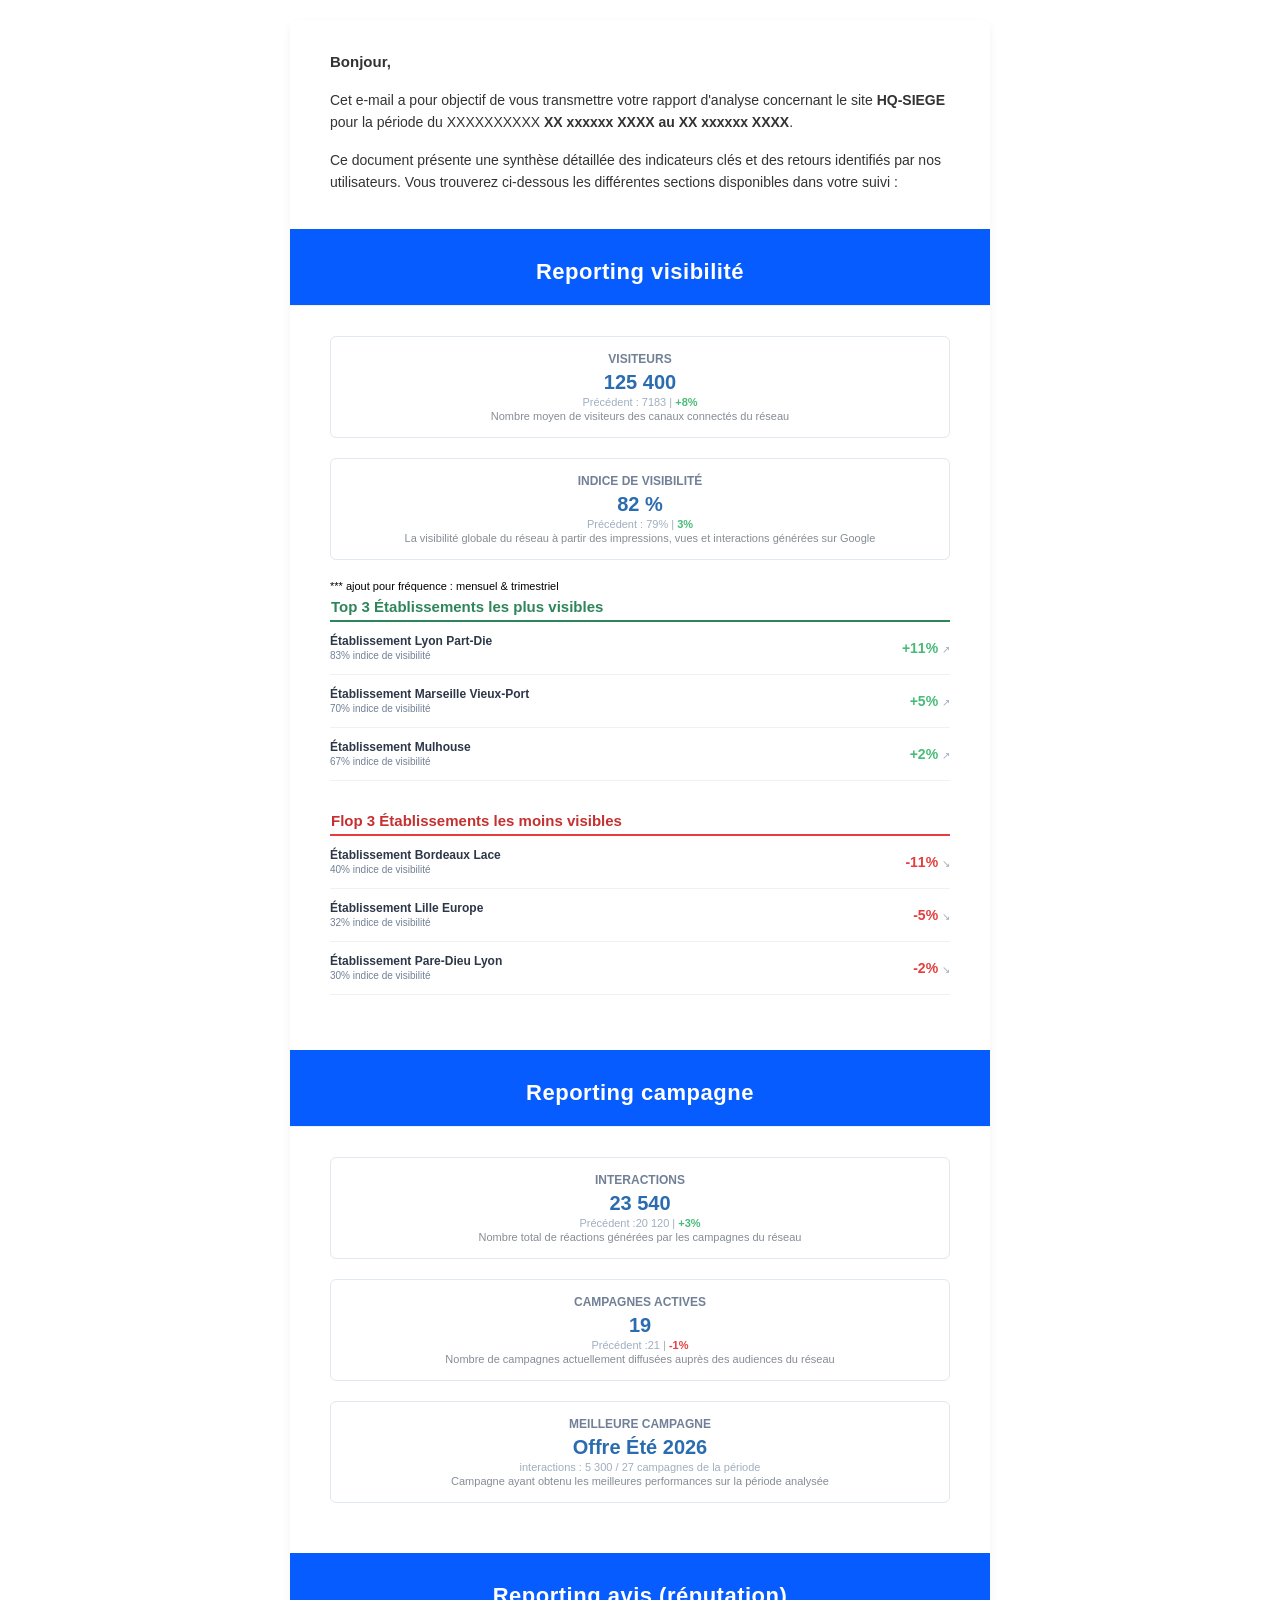
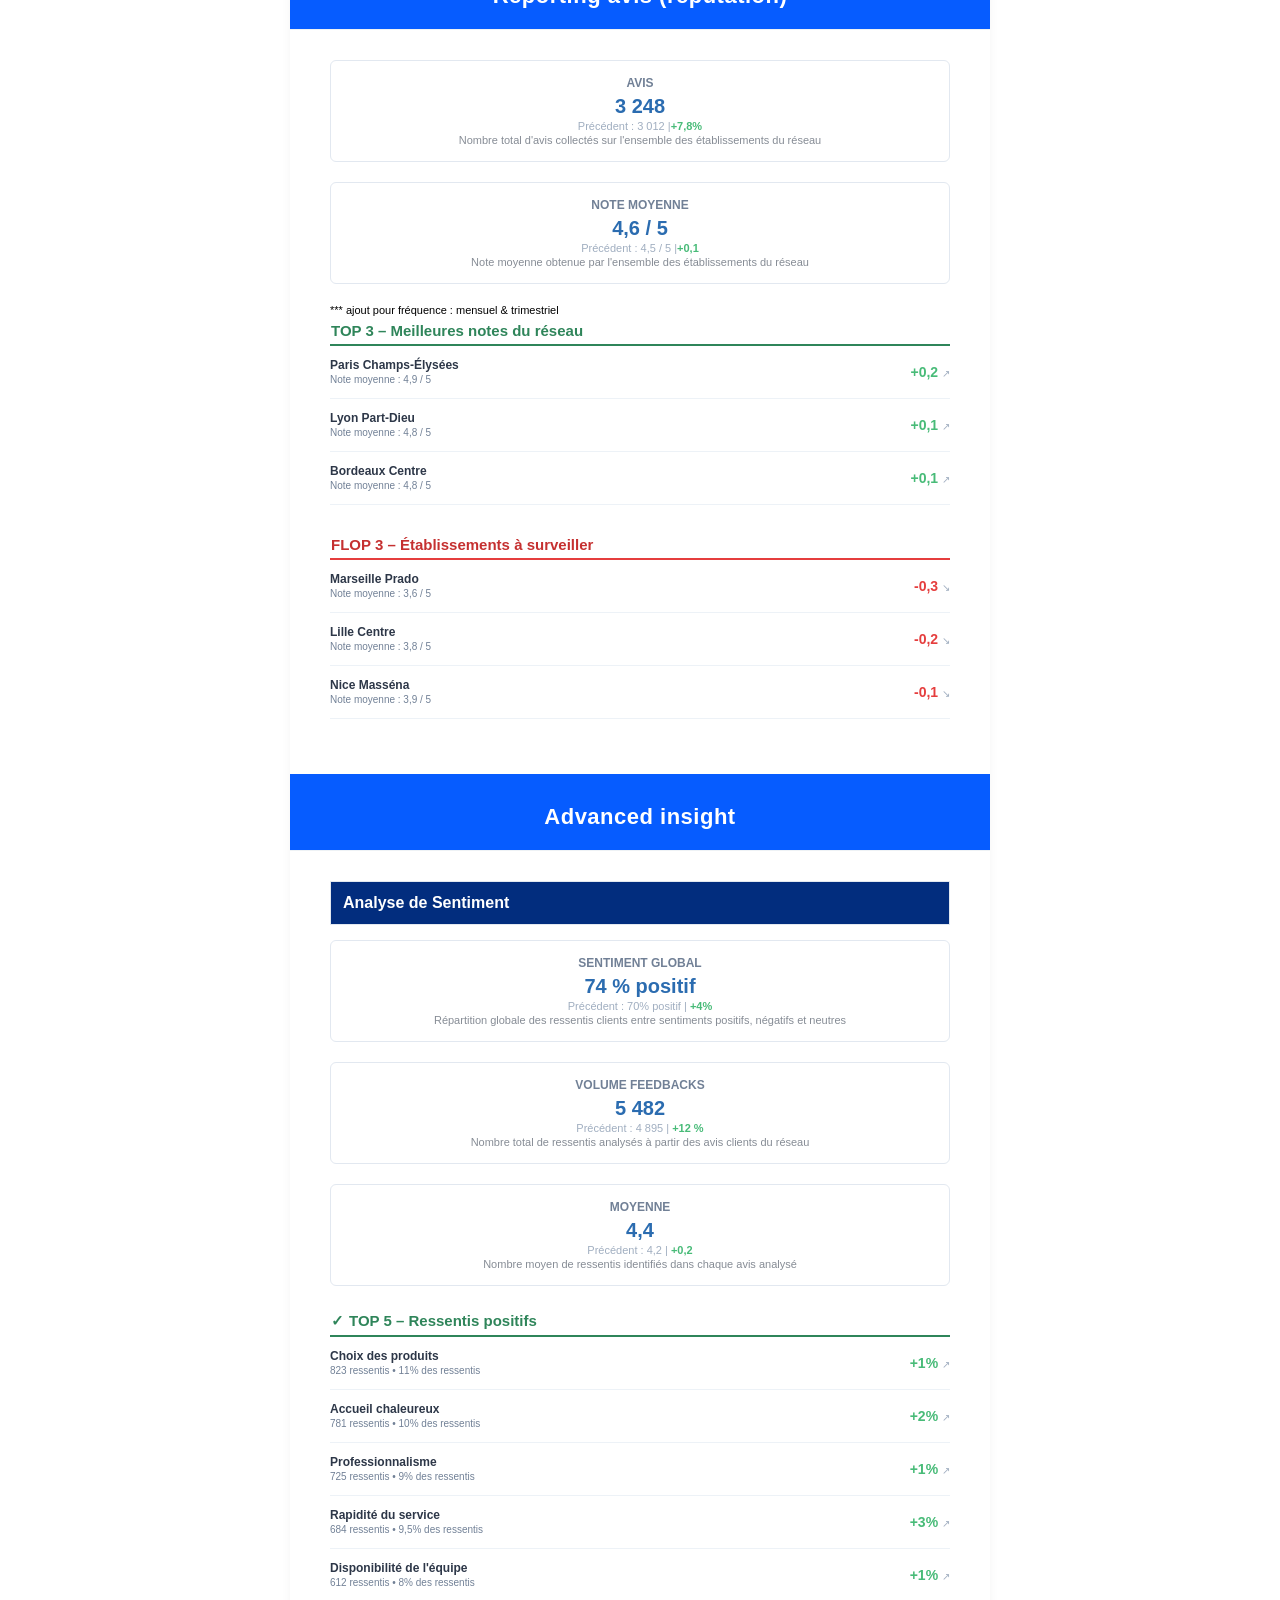
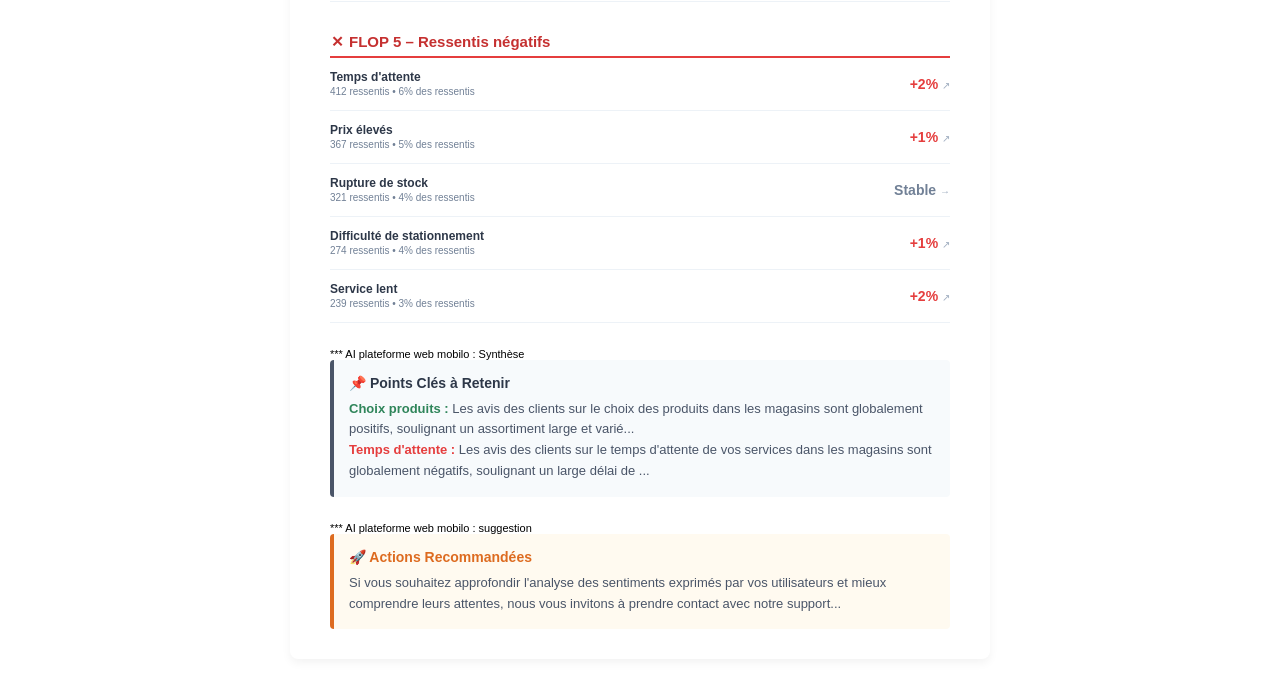
<file: temp.html>
<!DOCTYPE html>
<html lang="fr">
<head>
    <meta charset="UTF-8">
    <meta name="viewport" content="width=device-width, initial-scale=1.0">
    <link rel="stylesheet" href="temp.css">
    <title>HQ - Reporting</title>
</head>
<body>
    <table class="content">
        <!-- TEXTE D'INTRODUCTION DU MAIL -->
        <tr>
            <td style="padding: 30px 40px 10px 40px; font-size: 14px; color: #333333; line-height: 1.6;">
                <p style="margin: 0 0 15px 0; font-weight: 700; font-size: 15px;">Bonjour,</p>
                <p style="margin: 0 0 15px 0;">
                    Cet e-mail a pour objectif de vous transmettre votre rapport d'analyse concernant le site <strong>HQ-SIEGE</strong> pour la période du XXXXXXXXXX <strong>XX xxxxxx XXXX au XX xxxxxx XXXX</strong>. 
                </p>
                <p style="margin: 0 0 25px 0;">
                    Ce document présente une synthèse détaillée des indicateurs clés et des retours identifiés par nos utilisateurs. Vous trouverez ci-dessous les différentes sections disponibles dans votre suivi :
                </p>
            </td>
        </tr>

        <!-- tp1 : reporting visibilité -->
        <tr>
            <td class="reporting-type">
                <h1 >Reporting visibilité</h1>
            </td>
        </tr>
        <!-- Section KPI -->
        <tr>
            <td class="visibilite-content">
                <!-- Card KPI -->
                <table class="kpi-section" >
                    <tr>
                        <td class="kpi-card">
                            <p class="kpi-title">Visiteurs</p>
                            <p class="kpi-value">125 400</p>
                            <p class="kpi-comp" >Précédent : 7183 | <span class="kpi-stat" style="color: #48bb78;">+8%</span></p>
                            <p class="kpi-desc" >Nombre moyen de visiteurs des canaux connectés du réseau</p>
                        </td>
                    </tr>
                </table>
                <table class="kpi-section" >
                    <tr>
                        <td class="kpi-card">
                            <p class="kpi-title">Indice de visibilité</p>
                            <p class="kpi-value">82 %</p>
                            <p class="kpi-comp" >Précédent : 79% | <span class="kpi-stat" style="color: #48bb78;">3%</span></p>
                            <p class="kpi-desc" >La visibilité globale du réseau à partir des impressions, vues et interactions générées sur Google</p>
                        </td>
                    </tr>
                </table>
                <!-- Classement  TOP  -->
                <p class="kpi-comment">*** ajout pour fréquence : mensuel & trimestriel</p>
                <table class="kpi-class">
                    <tr>
                        <td class="tab-class-headP">
                            <h2 class="text-headP"> Top 3 Établissements les plus visibles</h2>
                        </td>
                    </tr>
                    <tr>
                        <td class="kpi-tab">
                            <table width="100%" border="0" cellpadding="0" cellspacing="0">
                                <tr>
                                    <td class="kpi-ind-comp">Établissement Lyon Part-Die<br><span class="kpi-index">83% indice de visibilité</span></td>
                                    <td class="kpi-evol" style=" color: #48bb78;"> +11% <span class="kpi-arrow">↗</span></td>
                                </tr>
                            </table>
                        </td>
                    </tr>
                    <tr>
                        <td class="kpi-tab">
                            <table width="100%" border="0" cellpadding="0" cellspacing="0">
                                <tr>
                                    <td class="kpi-ind-comp">Établissement Marseille Vieux-Port<br><span class="kpi-index">70% indice de visibilité</span></td>
                                    <td class="kpi-evol" style=" color: #48bb78;"> +5% <span class="kpi-arrow">↗</span></td>
                                </tr>
                            </table>
                        </td>
                    </tr>
                    <tr>
                        <td class="kpi-tab">
                            <table width="100%" border="0" cellpadding="0" cellspacing="0">
                                <tr>
                                    <td class="kpi-ind-comp">Établissement Mulhouse<br><span class="kpi-index">67% indice de visibilité</span></td>
                                    <td class="kpi-evol" style=" color: #48bb78;"> +2% <span class="kpi-arrow">↗</span></td>
                                </tr>
                            </table>
                        </td>
                    </tr>
                </table>
                <!-- Classement  FLOP  -->
                <table class="kpi-class">
                    <tr>
                        <td class="tab-class-headN">
                            <h2 class="text-headN"> Flop 3 Établissements les moins visibles</h2>
                        </td>
                    </tr>
                    <tr>
                        <td class="kpi-tab">
                            <table width="100%" border="0" cellpadding="0" cellspacing="0">
                                <tr>
                                    <td class="kpi-ind-comp">Établissement Bordeaux Lace<br><span class="kpi-index">40% indice de visibilité</span></td>
                                    <td class="kpi-evol" style=" color:#e53e3e;"> -11% <span class="kpi-arrow">↘</span></td>
                                </tr>
                            </table>
                        </td>
                    </tr>
                    <tr>
                        <td class="kpi-tab">
                            <table width="100%" border="0" cellpadding="0" cellspacing="0">
                                <tr>
                                    <td class="kpi-ind-comp">Établissement Lille Europe<br><span class="kpi-index">32% indice de visibilité</span></td>
                                    <td class="kpi-evol" style=" color:#e53e3e;"> -5% <span class="kpi-arrow">↘</span></td>
                                </tr>
                            </table>
                        </td>
                    </tr>
                    <tr>
                        <td class="kpi-tab">
                            <table width="100%" border="0" cellpadding="0" cellspacing="0">
                                <tr>
                                    <td class="kpi-ind-comp">Établissement Pare-Dieu Lyon<br><span class="kpi-index">30% indice de visibilité</span></td>
                                    <td class="kpi-evol" style=" color:#e53e3e;"> -2% <span class="kpi-arrow">↘</span></td>
                                </tr>
                            </table>
                        </td>
                    </tr>
                </table>
            </td>
        </tr>
        <!-- tp2 : reporting campagne -->
        <tr>
            <td class="reporting-type">
                <h1 >Reporting campagne</h1>
            </td>
        </tr>
        <tr>
            <!-- Card KPI -->
            <td class="visibilite-content">
                <table class="kpi-section">
                    <tr>
                        <td class="kpi-card">
                            <p class="kpi-title">Interactions</p>
                            <p class="kpi-value">23 540</p>
                            <p class="kpi-comp" >Précédent :20 120  | <span class="kpi-stat" style="color: #48bb78;">+3%</span></p>
                            <p class="kpi-desc" >Nombre total de réactions générées par les campagnes du réseau</p>
                        </td>
                    </tr>
                </table>
                <table class="kpi-section">
                    <tr>
                        <td class="kpi-card">
                            <p class="kpi-title">Campagnes actives</p>
                            <p class="kpi-value">19</p>
                            <p class="kpi-comp" >Précédent :21 | <span class="kpi-stat" style="color: #e53e3e;">-1%</span></p>
                            <p class="kpi-desc" >Nombre de campagnes actuellement diffusées auprès des audiences du réseau</p>
                        </td>
                    </tr>
                </table>
                <table class="kpi-section">
                    <tr>
                        <td class="kpi-card">
                            <p class="kpi-title">Meilleure campagne</p>
                            <p class="kpi-value">Offre Été 2026</p>
                            <p class="kpi-comp">interactions : 5 300 /<span class="kpi-up"> 27 campagnes de la période</span></p>
                            <p class="kpi-desc" >Campagne ayant obtenu les meilleures performances sur la période analysée</p>
                        </td>
                    </tr>
                </table>
            </td>
        </tr>
        <!-- tp3 : reporting avis -->
        <tr>
            <td class="reporting-type">
                <h1 >Reporting avis (réputation)</h1>
            </td>
        </tr>
        <tr>
            <!-- Card KPI -->
            <td class="visibilite-content">
                <table class="kpi-section">
                    <tr>
                        <td class="kpi-card">
                            <p class="kpi-title">Avis</p>
                            <p class="kpi-value">3 248</p>
                            <p class="kpi-comp">Précédent : 3 012 |<span class="kpi-stat" style="color: #48bb78;">+7,8%</span></p>
                            <p class="kpi-desc" >Nombre total d'avis collectés sur l'ensemble des établissements du réseau</p>
                        </td>
                    </tr>
                </table>
                <table class="kpi-section">
                    <tr>
                        <td class="kpi-card">
                            <p class="kpi-title">Note moyenne</p>
                            <p class="kpi-value">4,6 / 5</p>
                            <p class="kpi-comp">Précédent : 4,5 / 5 |<span class="kpi-stat" style="color: #48bb78;">+0,1</span></p>
                            <p class="kpi-desc" >Note moyenne obtenue par l'ensemble des établissements du réseau</p>
                        </td>
                    </tr>
                </table>
                <!-- Classement  TOP  -->
                <p class="kpi-comment">*** ajout pour fréquence : mensuel & trimestriel</p>
                <table class="kpi-class">
                    <tr>
                        <td class="tab-class-headP">
                            <h2 class="text-headP">TOP 3 – Meilleures notes du réseau</h2>
                        </td>
                    </tr>
                    <tr>
                        <td class="kpi-tab">
                            <table width="100%" border="0" cellpadding="0" cellspacing="0">
                                <tr>
                                    <td class="kpi-ind-comp">Paris Champs-Élysées<br><span class="kpi-index">Note moyenne : 4,9 / 5</span></td>
                                    <td class="kpi-evol" style="color: #48bb78;"> +0,2 <span class="kpi-arrow">↗</span></td>
                                </tr>
                            </table>
                        </td>
                    </tr>
                    <tr>
                        <td class="kpi-tab">
                            <table width="100%" border="0" cellpadding="0" cellspacing="0">
                                <tr>
                                    <td class="kpi-ind-comp">Lyon Part-Dieu<br><span class="kpi-index">Note moyenne : 4,8 / 5</span></td>
                                    <td class="kpi-evol" style="color: #48bb78;">+0,1 <span class="kpi-arrow">↗</span></td>
                                </tr>
                            </table>
                        </td>
                    </tr>
                    <tr>
                        <td class="kpi-tab">
                            <table width="100%" border="0" cellpadding="0" cellspacing="0">
                                <tr>
                                    <td class="kpi-ind-comp">Bordeaux Centre<br><span class="kpi-index">Note moyenne : 4,8 / 5</span></td>
                                    <td class="kpi-evol" style="color: #48bb78;">+0,1 <span class="kpi-arrow">↗</span></td>
                                </tr>
                            </table>
                        </td>
                    </tr>
                </table>
                <!-- Classement  FLOP  -->
                <table class="kpi-class">
                    <tr>
                        <td class="tab-class-headN">
                            <h2 class="text-headN">FLOP 3 – Établissements à surveiller</h2>
                        </td>
                    </tr>
                    <tr>
                        <td class="kpi-tab">
                            <table width="100%" border="0" cellpadding="0" cellspacing="0">
                                <tr>
                                    <td class="kpi-ind-comp">Marseille Prado<br><span class="kpi-index">Note moyenne : 3,6 / 5</span></td>
                                    <td class="kpi-evol" style="color: #e53e3e;">-0,3 <span class="kpi-arrow">↘</span></td>
                                </tr>
                            </table>
                        </td>
                    </tr>
                    <tr>
                        <td class="kpi-tab">
                            <table width="100%" border="0" cellpadding="0" cellspacing="0">
                                <tr>
                                    <td class="kpi-ind-comp">Lille Centre<br><span class="kpi-index">Note moyenne : 3,8 / 5</span></td>
                                    <td class="kpi-evol" style="color: #e53e3e;">-0,2 <span class="kpi-arrow">↘</span></td>
                                </tr>
                            </table>
                        </td>
                    </tr>
                    <tr>
                        <td class="kpi-tab">
                            <table width="100%" border="0" cellpadding="0" cellspacing="0">
                                <tr>
                                    <td class="kpi-ind-comp">Nice Masséna<br><span class="kpi-index">Note moyenne : 3,9 / 5</span></td>
                                    <td class="kpi-evol" style="color: #e53e3e;">-0,1 <span class="kpi-arrow">↘</span></td>
                                </tr>
                            </table>
                        </td>
                    </tr>
                </table>
            </td>
        </tr>
        <!-- tp4 : advanced insight-->
        <tr>
            <td class="reporting-type">
                <h1 >Advanced insight</h1>
            </td>
        </tr>
        <tr>
            <td style="padding: 30px 40px;">
                <!--  ANALYSE DE SENTIMENT  -->
                <table class="ai-table">
                    <tr>
                        <td class="ai-header">
                            <h3 class="ai-title">Analyse de Sentiment</h3>
                        </td>
                    </tr>
                </table>
                <table class="kpi-section" >
                    <tr>
                        <td class="kpi-card">
                            <p class="kpi-title">Sentiment global</p>
                            <p class="kpi-value">74 % positif</p>
                            <p class="kpi-comp" >Précédent : 70% positif | <span class="kpi-stat" style="color: #48bb78;">+4%</span></p>
                            <p class="kpi-desc" >Répartition globale des ressentis clients entre sentiments positifs, négatifs et neutres</p>
                        </td>
                    </tr>
                </table>
                <table class="kpi-section" >
                    <tr>
                        <td class="kpi-card">
                            <p class="kpi-title">Volume feedbacks</p>
                            <p class="kpi-value">5 482</p>
                            <p class="kpi-comp" >Précédent : 4 895 | <span class="kpi-stat" style="color: #48bb78;">+12 %</span></p>
                            <p class="kpi-desc" >Nombre total de ressentis analysés à partir des avis clients du réseau</p>
                        </td>
                    </tr>
                </table>
                <table class="kpi-section" >
                    <tr>
                        <td class="kpi-card">
                            <p class="kpi-title">Moyenne</p>
                            <p class="kpi-value">4,4</p>
                            <p class="kpi-comp" >Précédent : 4,2 | <span class="kpi-stat" style="color: #48bb78;">+0,2 </span></p>
                            <p class="kpi-desc" >Nombre moyen de ressentis identifiés dans chaque avis analysé</p>
                        </td>
                    </tr>
                </table>
                <!-- Classement TOP -->
                <table class="kpi-class">
                    <tr>
                        <td class="tab-class-headP">
                            <h2 class="text-headP"><span style="margin-right: 5px;">✓</span>TOP 5 – Ressentis positifs</h2>
                        </td>
                    </tr>
                    <tr>
                        <td class="kpi-tab">
                            <table width="100%" border="0" cellpadding="0" cellspacing="0">
                                <tr>
                                    <td class="kpi-ind-comp">Choix des produits<br><span class="kpi-index">823 ressentis • 11% des ressentis</span></td>
                                    <td class="kpi-evol" style="color:#48bb78;">+1% <span class="kpi-arrow">↗</span></td>
                                </tr>
                            </table>
                        </td>
                    </tr>
                    <tr>
                        <td class="kpi-tab">
                            <table width="100%" border="0" cellpadding="0" cellspacing="0">
                                <tr>
                                    <td class="kpi-ind-comp">Accueil chaleureux<br><span class="kpi-index">781 ressentis • 10% des ressentis</span></td>
                                    <td class="kpi-evol" style="color:#48bb78;">+2% <span class="kpi-arrow">↗</span></td>
                                </tr>
                            </table>
                        </td>
                    </tr>
                    <tr>
                        <td class="kpi-tab">
                            <table width="100%" border="0" cellpadding="0" cellspacing="0">
                                <tr>
                                    <td class="kpi-ind-comp">Professionnalisme<br><span class="kpi-index">725 ressentis • 9% des ressentis</span></td>
                                    <td class="kpi-evol" style="color:#48bb78;">+1% <span class="kpi-arrow">↗</span></td>
                                </tr>
                            </table>
                        </td>
                    </tr>
                    <tr>
                        <td class="kpi-tab">
                            <table width="100%" border="0" cellpadding="0" cellspacing="0">
                                <tr>
                                    <td class="kpi-ind-comp">Rapidité du service<br><span class="kpi-index">684 ressentis • 9,5% des ressentis</span></td>
                                    <td class="kpi-evol" style="color:#48bb78;">+3% <span class="kpi-arrow">↗</span></td>
                                </tr>
                            </table>
                        </td>
                    </tr>
                    <tr>
                        <td class="kpi-tab">
                            <table width="100%" border="0" cellpadding="0" cellspacing="0">
                                <tr>
                                    <td class="kpi-ind-comp">Disponibilité de l'équipe<br><span class="kpi-index">612 ressentis • 8% des ressentis</span></td>
                                    <td class="kpi-evol" style="color:#48bb78;">+1% <span class="kpi-arrow">↗</span></td>
                                </tr>
                            </table>
                        </td>
                    </tr>
                </table>
                <!-- Classement FLOP -->
                <table class="kpi-class">
                    <tr>
                        <td class="tab-class-headN">
                            <h2 class="text-headN"><span style="margin-right: 5px;">✕</span>FLOP 5 – Ressentis négatifs</h2>
                        </td>
                    </tr>
                    <tr>
                        <td class="kpi-tab">
                            <table width="100%" border="0" cellpadding="0" cellspacing="0">
                                <tr>
                                    <td class="kpi-ind-comp">Temps d'attente<br><span class="kpi-index">412 ressentis • 6% des ressentis</span></td>
                                    <td class="kpi-evol" style="color:#e53e3e;">+2% <span class="kpi-arrow">↗</span></td>
                                </tr>
                            </table>
                        </td>
                    </tr>
                    <tr>
                        <td class="kpi-tab">
                            <table width="100%" border="0" cellpadding="0" cellspacing="0">
                                <tr>
                                    <td class="kpi-ind-comp">Prix élevés<br><span class="kpi-index">367 ressentis • 5% des ressentis</span></td>
                                    <td class="kpi-evol" style="color:#e53e3e;">+1% <span class="kpi-arrow">↗</span></td>
                                </tr>
                            </table>
                        </td>
                    </tr>
                    <tr>
                        <td class="kpi-tab">
                            <table width="100%" border="0" cellpadding="0" cellspacing="0">
                                <tr>
                                    <td class="kpi-ind-comp">Rupture de stock<br><span class="kpi-index">321 ressentis • 4% des ressentis</span></td>
                                    <td class="kpi-evol" style="color:#718096;">Stable <span class="kpi-arrow">→</span> </td>
                                </tr>
                            </table>
                        </td>
                    </tr>
                    <tr>
                        <td class="kpi-tab">
                            <table width="100%" border="0" cellpadding="0" cellspacing="0">
                                <tr>
                                    <td class="kpi-ind-comp">Difficulté de stationnement<br><span class="kpi-index">274 ressentis • 4% des ressentis</span></td>
                                    <td class="kpi-evol" style="color:#e53e3e;">+1% <span class="kpi-arrow">↗</span></td>
                                </tr>
                            </table>
                        </td>
                    </tr>
                    <tr>
                        <td class="kpi-tab">
                            <table width="100%" border="0" cellpadding="0" cellspacing="0">
                                <tr>
                                    <td class="kpi-ind-comp">Service lent<br><span class="kpi-index">239 ressentis • 3% des ressentis</span></td>
                                    <td class="kpi-evol" style="color:#e53e3e;">+2% <span class="kpi-arrow">↗</span></td>
                                </tr>
                            </table>
                        </td>
                    </tr>
                </table>
                <p class="kpi-comment">*** AI plateforme web mobilo : Synthèse </p>
                <!-- points clés -->
                <table width="100%" border="0" cellpadding="0" cellspacing="0" style="margin-bottom: 25px; background-color: #f7fafc; border-left: 4px solid #4a5568; border-radius: 4px;">
                    <tr>
                        <td style="padding: 15px;">
                            <h3 style="margin: 0 0 8px 0; font-size: 14px; color: #2d3748; font-weight: 700;">📌 Points Clés à Retenir</h3>
                            <p style="margin: 0; font-size: 13px; color: #4a5568; line-height: 1.6;">
                                <strong style="color: #2f855a;">Choix produits :</strong> Les avis des clients sur le choix des produits dans les magasins sont globalement positifs, soulignant un assortiment large et varié...
                            </p>
                            <p style="margin: 0; font-size: 13px; color: #4a5568; line-height: 1.6;">
                                <strong style="color: #e53e3e;">Temps d'attente :</strong> Les avis des clients sur le temps d'attente de vos services dans les magasins sont globalement négatifs, soulignant un large délai de ...
                            </p>
                        </td>
                    </tr>
                </table>
                <p class="kpi-comment">*** AI plateforme web mobilo : suggestion </p>
                <!-- Actions recommandées -->
                <table width="100%" border="0" cellpadding="0" cellspacing="0" style="background-color: #fffaf0; border-left: 4px solid #dd6b20; border-radius: 4px;">
                    <tr>
                        <td style="padding: 15px;">
                            <h3 style="margin: 0 0 8px 0; font-size: 14px; color: #dd6b20; font-weight: 700;">🚀 Actions Recommandées</h3>
                            <p style="margin: 0; font-size: 13px; color: #4a5568; line-height: 1.6;">
                                Si vous souhaitez approfondir l'analyse des sentiments exprimés par vos utilisateurs et mieux comprendre leurs attentes, nous vous invitons à prendre contact avec notre support...
                            </p>
                        </td>
                    </tr>
                </table>
                
            </td>
        </tr>
    </table>
    
</body>
</html>
</file>
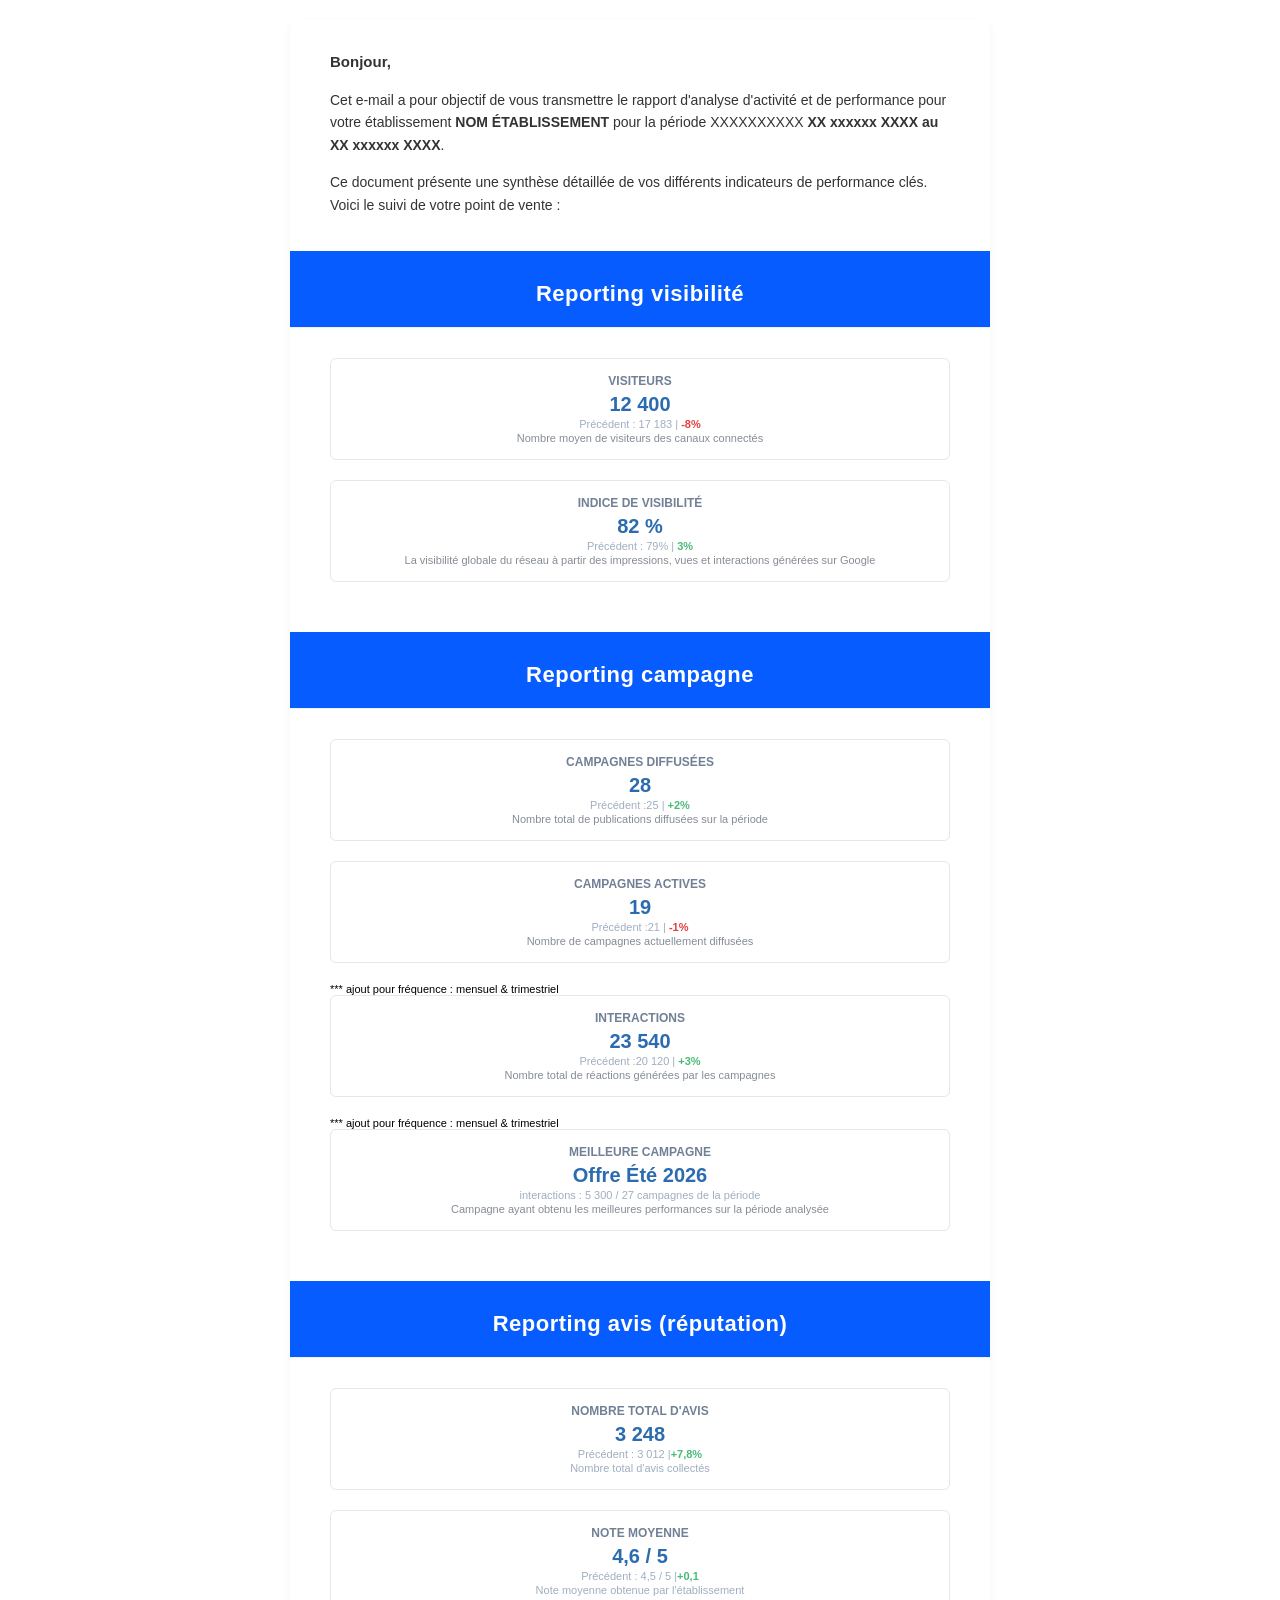
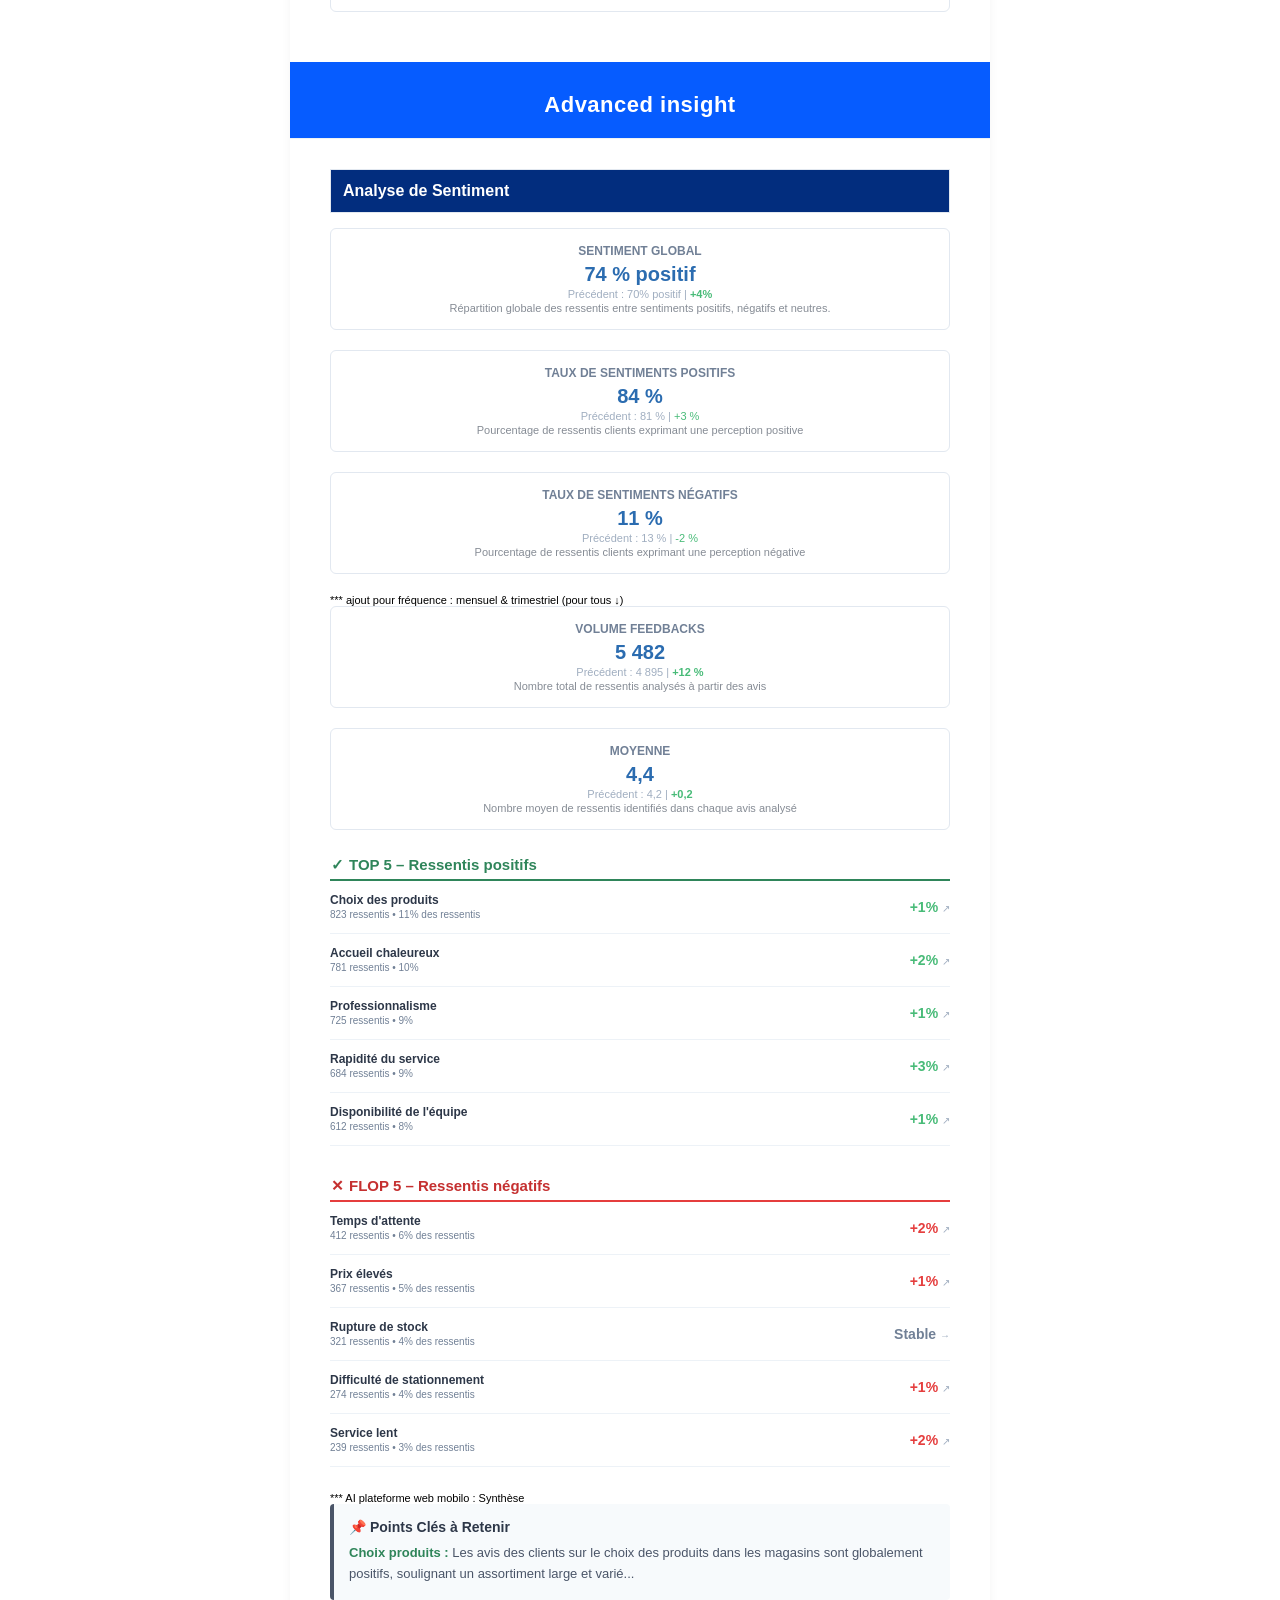
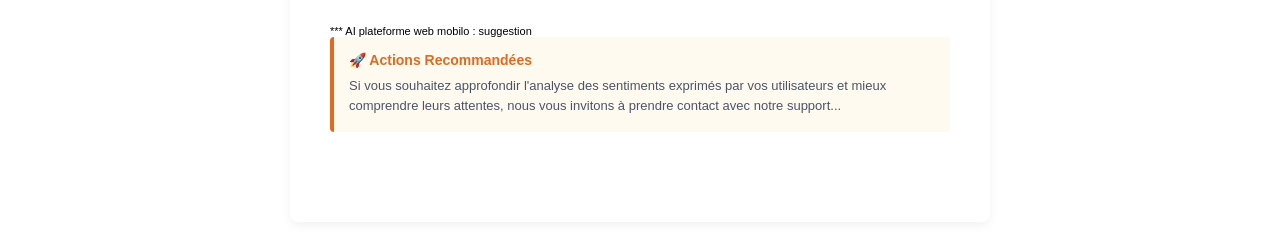
<file: temp_etab.html>
<!DOCTYPE html>
<html lang="fr">
<head>
    <meta charset="UTF-8">
    <meta name="viewport" content="width=device-width, initial-scale=1.0">
    <link rel="stylesheet" href="temp_etab.css">
    <title>Etab - Reporting</title>
</head>
<body>
    <table class="content">
        <!-- TEXTE D'INTRODUCTION DU MAIL -->
        <tr>
            <td style="padding: 30px 40px 10px 40px; font-size: 14px; color: #333333; line-height: 1.6;">
                <p style="margin: 0 0 15px 0; font-weight: 700; font-size: 15px;">Bonjour,</p>
                <p style="margin: 0 0 15px 0;">Cet e-mail a pour objectif de vous transmettre le rapport d'analyse d'activité et de performance pour votre établissement <strong>NOM ÉTABLISSEMENT</strong> pour la période  XXXXXXXXXX <strong>XX xxxxxx XXXX au XX xxxxxx XXXX</strong>.</p>
                <p style="margin: 0 0 25px 0;">Ce document présente une synthèse détaillée de vos différents indicateurs de performance clés. Voici le suivi de votre point de vente :</p>
            </td>
        </tr>

        <!-- tp1 : reporting visibilité -->
        <tr>
            <td class="reporting-type">
                <h1 >Reporting visibilité</h1>
            </td>
        </tr>
        <!-- Section KPI -->
        <tr>
            <td class="visibilite-content">
                <!-- Card KPI -->
                <table class="kpi-section" >
                    <tr>
                        <td class="kpi-card">
                            <p class="kpi-title">visiteurs</p>
                            <p class="kpi-value">12 400</p>
                            <p class="kpi-comp" >Précédent : 17 183 | <span class="kpi-stat" style="color: #e53e3e;">-8%</span></p>
                            <p class="kpi-desc" >Nombre moyen de visiteurs des canaux connectés</p>
                        </td>
                    </tr>
                </table>
                <table class="kpi-section" >
                    <tr>
                        <td class="kpi-card">
                            <p class="kpi-title">Indice de visibilité</p>
                            <p class="kpi-value">82 %</p>
                            <p class="kpi-comp" >Précédent : 79% | <span class="kpi-stat" style="color: #48bb78;">3%</span></p>
                            <p class="kpi-desc" >La visibilité globale du réseau à partir des impressions, vues et interactions générées sur Google</p>
                        </td>
                    </tr>
                </table>
            </td>
        </tr>
        <!-- tp2 : reporting campagne -->
        <tr>
            <td class="reporting-type">
                <h1 >Reporting campagne</h1>
            </td>
        </tr>
        <tr>
            <!-- Card KPI -->
            <td class="visibilite-content">
                <table class="kpi-section">
                    <tr>
                        <td class="kpi-card">
                            <p class="kpi-title">Campagnes diffusées</p>
                            <p class="kpi-value">28</p>
                            <p class="kpi-comp" >Précédent :25 | <span class="kpi-stat" style="color: #48bb78;">+2%</span></p>
                            <p class="kpi-desc" >Nombre total de publications diffusées sur la période</p>
                        </td>
                    </tr>
                </table>
                <table class="kpi-section">
                    <tr>
                        <td class="kpi-card">
                            <p class="kpi-title">Campagnes actives</p>
                            <p class="kpi-value">19</p>
                            <p class="kpi-comp" >Précédent :21 | <span class="kpi-stat" style="color: #e53e3e;">-1%</span></p>
                            <p class="kpi-desc" >Nombre de campagnes actuellement diffusées </p>
                        </td>
                    </tr>
                </table>
                <p class="kpi-comment">*** ajout pour fréquence : mensuel & trimestriel</p>
                <table class="kpi-section">
                    <tr>
                        <td class="kpi-card">
                            <p class="kpi-title">Interactions</p>
                            <p class="kpi-value">23 540</p>
                            <p class="kpi-comp" >Précédent :20 120  | <span class="kpi-stat" style="color: #48bb78;">+3%</span></p>
                            <p class="kpi-desc" >Nombre total de réactions générées par les campagnes </p>
                        </td>
                    </tr>
                </table>
                <p class="kpi-comment">*** ajout pour fréquence : mensuel & trimestriel</p>
                <table class="kpi-section">
                    <tr>
                        <td class="kpi-card">
                            <p class="kpi-title">Meilleure campagne</p>
                            <p class="kpi-value">Offre Été 2026</p>
                            <p class="kpi-comp">interactions : 5 300 /<span class="kpi-up"> 27 campagnes de la période</span></p>
                            <p class="kpi-desc" >Campagne ayant obtenu les meilleures performances sur la période analysée</p>
                        </td>
                    </tr>
                </table>
            </td>
        </tr>
        <!-- tp3 : reporting avis -->
        <tr>
            <td class="reporting-type">
                <h1 >Reporting avis (réputation)</h1>
            </td>
        </tr>
        <tr>
            <!-- Card KPI -->
            <td class="visibilite-content">
                <table class="kpi-section">
                    <tr>
                        <td class="kpi-card">
                            <p class="kpi-title">Nombre total d'avis</p>
                            <p class="kpi-value">3 248</p>
                            <p class="kpi-comp">Précédent : 3 012 |<span class="kpi-stat" style="color: #48bb78;">+7,8%</span></p>
                            <p class="kpi-comp" >Nombre total d'avis collectés</p>
                        </td>
                    </tr>
                </table>
                <table class="kpi-section">
                    <tr>
                        <td class="kpi-card">
                            <p class="kpi-title">Note moyenne</p>
                            <p class="kpi-value">4,6 / 5</p>
                            <p class="kpi-comp">Précédent : 4,5 / 5 |<span class="kpi-stat" style="color: #48bb78;">+0,1</span></p>
                            <p class="kpi-comp" >Note moyenne obtenue par l'établissement</p>
                        </td>
                    </tr>
                </table>
            </td>
        </tr>
        <!-- tp4 : advanced insight-->
        <tr>
            <td class="reporting-type">
                <h1 >Advanced insight</h1>
            </td>
        </tr>
        <tr>
            <td style="padding: 30px 40px;">
                <!--  ANALYSE DE SENTIMENT  -->
                <table class="ai-table">
                    <tr>
                        <td class="ai-header">
                            <h3 class="ai-title">Analyse de Sentiment</h3>
                        </td>
                    </tr>
                </table>
                <table class="kpi-section" >
                    <tr>
                        <td class="kpi-card">
                            <p class="kpi-title">Sentiment global</p>
                            <p class="kpi-value">74 % positif</p>
                            <p class="kpi-comp" >Précédent : 70% positif | <span class="kpi-stat" style="color: #48bb78;">+4%</span></p>
                            <p class="kpi-desc" >Répartition globale des ressentis entre sentiments positifs, négatifs et neutres.</p>
                        </td>
                    </tr>
                </table>
                <table class="kpi-section">
                    <tr>
                        <td class="kpi-card">
                            <p class="kpi-title">Taux de sentiments positifs</p>
                            <p class="kpi-value">84 %</p>
                            <p class="kpi-comp">Précédent : 81 % | <span class="kpi-up"  style="color: #48bb78;">+3 %</span></p>
                            <p class="kpi-desc" >Pourcentage de ressentis clients exprimant une perception positive</p>
                        </td>
                    </tr>
                </table>
                <table class="kpi-section">
                    <tr>
                        <td class="kpi-card">
                            <p class="kpi-title">Taux de sentiments négatifs</p>
                            <p class="kpi-value">11 %</p>
                            <p class="kpi-comp">Précédent : 13 % | <span class="kpi-down"  style="color: #48bb78;">-2 %</span></p>
                            <p class="kpi-desc" >Pourcentage de ressentis clients exprimant une perception négative</p>
                        </td>
                    </tr>
                </table>
                <p class="kpi-comment">*** ajout pour fréquence : mensuel & trimestriel (pour tous ↓) </p>
                <table class="kpi-section" >
                    <tr>
                        <td class="kpi-card">
                            <p class="kpi-title">Volume feedbacks</p>
                            <p class="kpi-value">5 482</p>
                            <p class="kpi-comp" >Précédent : 4 895 | <span class="kpi-stat" style="color: #48bb78;">+12 %</span></p>
                            <p class="kpi-desc" >Nombre total de ressentis analysés à partir des avis</p>
                        </td>
                    </tr>
                </table>
                <table class="kpi-section" >
                    <tr>
                        <td class="kpi-card">
                            <p class="kpi-title">Moyenne</p>
                            <p class="kpi-value">4,4</p>
                            <p class="kpi-comp" >Précédent : 4,2 | <span class="kpi-stat" style="color: #48bb78;">+0,2 </span></p>
                            <p class="kpi-desc" >Nombre moyen de ressentis identifiés dans chaque avis analysé</p>
                        </td>
                    </tr>
                </table>
                <!-- Classement TOP -->
                <table class="kpi-class">
                    <tr>
                        <td class="tab-class-headP">
                            <h2 class="text-headP"><span style="margin-right: 5px;">✓</span>TOP 5 – Ressentis positifs</h2>
                        </td>
                    </tr>
                    <tr>
                        <td class="kpi-tab">
                            <table width="100%" border="0" cellpadding="0" cellspacing="0">
                                <tr>
                                    <td class="kpi-ind-comp">Choix des produits<br><span class="kpi-index">823 ressentis • 11% des ressentis</span></td>
                                    <td class="kpi-evol" style="color:#48bb78;">+1% <span class="kpi-arrow">↗</span></td>
                                </tr>
                            </table>
                        </td>
                    </tr>
                    <tr>
                        <td class="kpi-tab">
                            <table width="100%" border="0" cellpadding="0" cellspacing="0">
                                <tr>
                                    <td class="kpi-ind-comp">Accueil chaleureux<br><span class="kpi-index">781 ressentis • 10%</span></td>
                                    <td class="kpi-evol" style="color:#48bb78;">+2% <span class="kpi-arrow">↗</span></td>
                                </tr>
                            </table>
                        </td>
                    </tr>
                    <tr>
                        <td class="kpi-tab">
                            <table width="100%" border="0" cellpadding="0" cellspacing="0">
                                <tr>
                                    <td class="kpi-ind-comp">Professionnalisme<br><span class="kpi-index">725 ressentis • 9%</span></td>
                                    <td class="kpi-evol" style="color:#48bb78;">+1% <span class="kpi-arrow">↗</span></td>
                                </tr>
                            </table>
                        </td>
                    </tr>
                    <tr>
                        <td class="kpi-tab">
                            <table width="100%" border="0" cellpadding="0" cellspacing="0">
                                <tr>
                                    <td class="kpi-ind-comp">Rapidité du service<br><span class="kpi-index">684 ressentis • 9%</span></td>
                                    <td class="kpi-evol" style="color:#48bb78;">+3% <span class="kpi-arrow">↗</span></td>
                                </tr>
                            </table>
                        </td>
                    </tr>
                    <tr>
                        <td class="kpi-tab">
                            <table width="100%" border="0" cellpadding="0" cellspacing="0">
                                <tr>
                                    <td class="kpi-ind-comp">Disponibilité de l'équipe<br><span class="kpi-index">612 ressentis • 8%</span></td>
                                    <td class="kpi-evol" style="color:#48bb78;">+1% <span class="kpi-arrow">↗</span></td>
                                </tr>
                            </table>
                        </td>
                    </tr>
                </table>
                <!-- Classement FLOP -->
                <table class="kpi-class">
                    <tr>
                        <td class="tab-class-headN">
                            <h2 class="text-headN"><span style="margin-right: 5px;">✕</span>FLOP 5 – Ressentis négatifs</h2>
                        </td>
                    </tr>
                    <tr>
                        <td class="kpi-tab">
                            <table width="100%" border="0" cellpadding="0" cellspacing="0">
                                <tr>
                                    <td class="kpi-ind-comp">Temps d'attente<br><span class="kpi-index">412 ressentis • 6% des ressentis</span></td>
                                    <td class="kpi-evol" style="color:#e53e3e;">+2% <span class="kpi-arrow">↗</span></td>
                                </tr>
                            </table>
                        </td>
                    </tr>
                    <tr>
                        <td class="kpi-tab">
                            <table width="100%" border="0" cellpadding="0" cellspacing="0">
                                <tr>
                                    <td class="kpi-ind-comp">Prix élevés<br><span class="kpi-index">367 ressentis • 5% des ressentis</span></td>
                                    <td class="kpi-evol" style="color:#e53e3e;">+1% <span class="kpi-arrow">↗</span></td>
                                </tr>
                            </table>
                        </td>
                    </tr>
                    <tr>
                        <td class="kpi-tab">
                            <table width="100%" border="0" cellpadding="0" cellspacing="0">
                                <tr>
                                    <td class="kpi-ind-comp">Rupture de stock<br><span class="kpi-index">321 ressentis • 4% des ressentis</span></td>
                                    <td class="kpi-evol" style="color:#718096;">Stable <span class="kpi-arrow">→</span> </td>
                                </tr>
                            </table>
                        </td>
                    </tr>
                    <tr>
                        <td class="kpi-tab">
                            <table width="100%" border="0" cellpadding="0" cellspacing="0">
                                <tr>
                                    <td class="kpi-ind-comp">Difficulté de stationnement<br><span class="kpi-index">274 ressentis • 4% des ressentis</span></td>
                                    <td class="kpi-evol" style="color:#e53e3e;">+1% <span class="kpi-arrow">↗</span></td>
                                </tr>
                            </table>
                        </td>
                    </tr>
                    <tr>
                        <td class="kpi-tab">
                            <table width="100%" border="0" cellpadding="0" cellspacing="0">
                                <tr>
                                    <td class="kpi-ind-comp">Service lent<br><span class="kpi-index">239 ressentis • 3% des ressentis</span></td>
                                    <td class="kpi-evol" style="color:#e53e3e;">+2% <span class="kpi-arrow">↗</span></td>
                                </tr>
                            </table>
                        </td>
                    </tr>
                </table>
                <p class="kpi-comment">*** AI plateforme web mobilo : Synthèse </p>
                <!-- points clés -->
                <table width="100%" border="0" cellpadding="0" cellspacing="0" style="margin-bottom: 25px; background-color: #f7fafc; border-left: 4px solid #4a5568; border-radius: 4px;">
                    <tr>
                        <td style="padding: 15px;">
                            <h3 style="margin: 0 0 8px 0; font-size: 14px; color: #2d3748; font-weight: 700;">📌 Points Clés à Retenir</h3>
                            <p style="margin: 0; font-size: 13px; color: #4a5568; line-height: 1.6;">
                                <strong style="color: #2f855a;">Choix produits :</strong> Les avis des clients sur le choix des produits dans les magasins sont globalement positifs, soulignant un assortiment large et varié...
                            </p>
                        </td>
                    </tr>
                </table>
                <p class="kpi-comment">*** AI plateforme web mobilo : suggestion </p>
                <!-- Actions recommandées -->
                <table width="100%" border="0" cellpadding="0" cellspacing="0" style="background-color: #fffaf0; border-left: 4px solid #dd6b20; border-radius: 4px;">
                    <tr>
                        <td style="padding: 15px;">
                            <h3 style="margin: 0 0 8px 0; font-size: 14px; color: #dd6b20; font-weight: 700;">🚀 Actions Recommandées</h3>
                            <p style="margin: 0; font-size: 13px; color: #4a5568; line-height: 1.6;">
                                Si vous souhaitez approfondir l'analyse des sentiments exprimés par vos utilisateurs et mieux comprendre leurs attentes, nous vous invitons à prendre contact avec notre support...
                            </p>
                        </td>
                    </tr>
                </table>
                
            </td>
        </tr>
        <tr>
            <td style="padding: 30px 40px;">
                <!--  ANALYSE DE CONCURRENCE  
                <table class="ai-table">
                    <tr>
                        <td class="ai-header">
                            <h3 class="ai-title">Analyse de concurrence</h3>
                        </td>
                    </tr>
                </table>
                -->
            </td>
        </tr>
    </table>
    
</body>
</html>
</file>
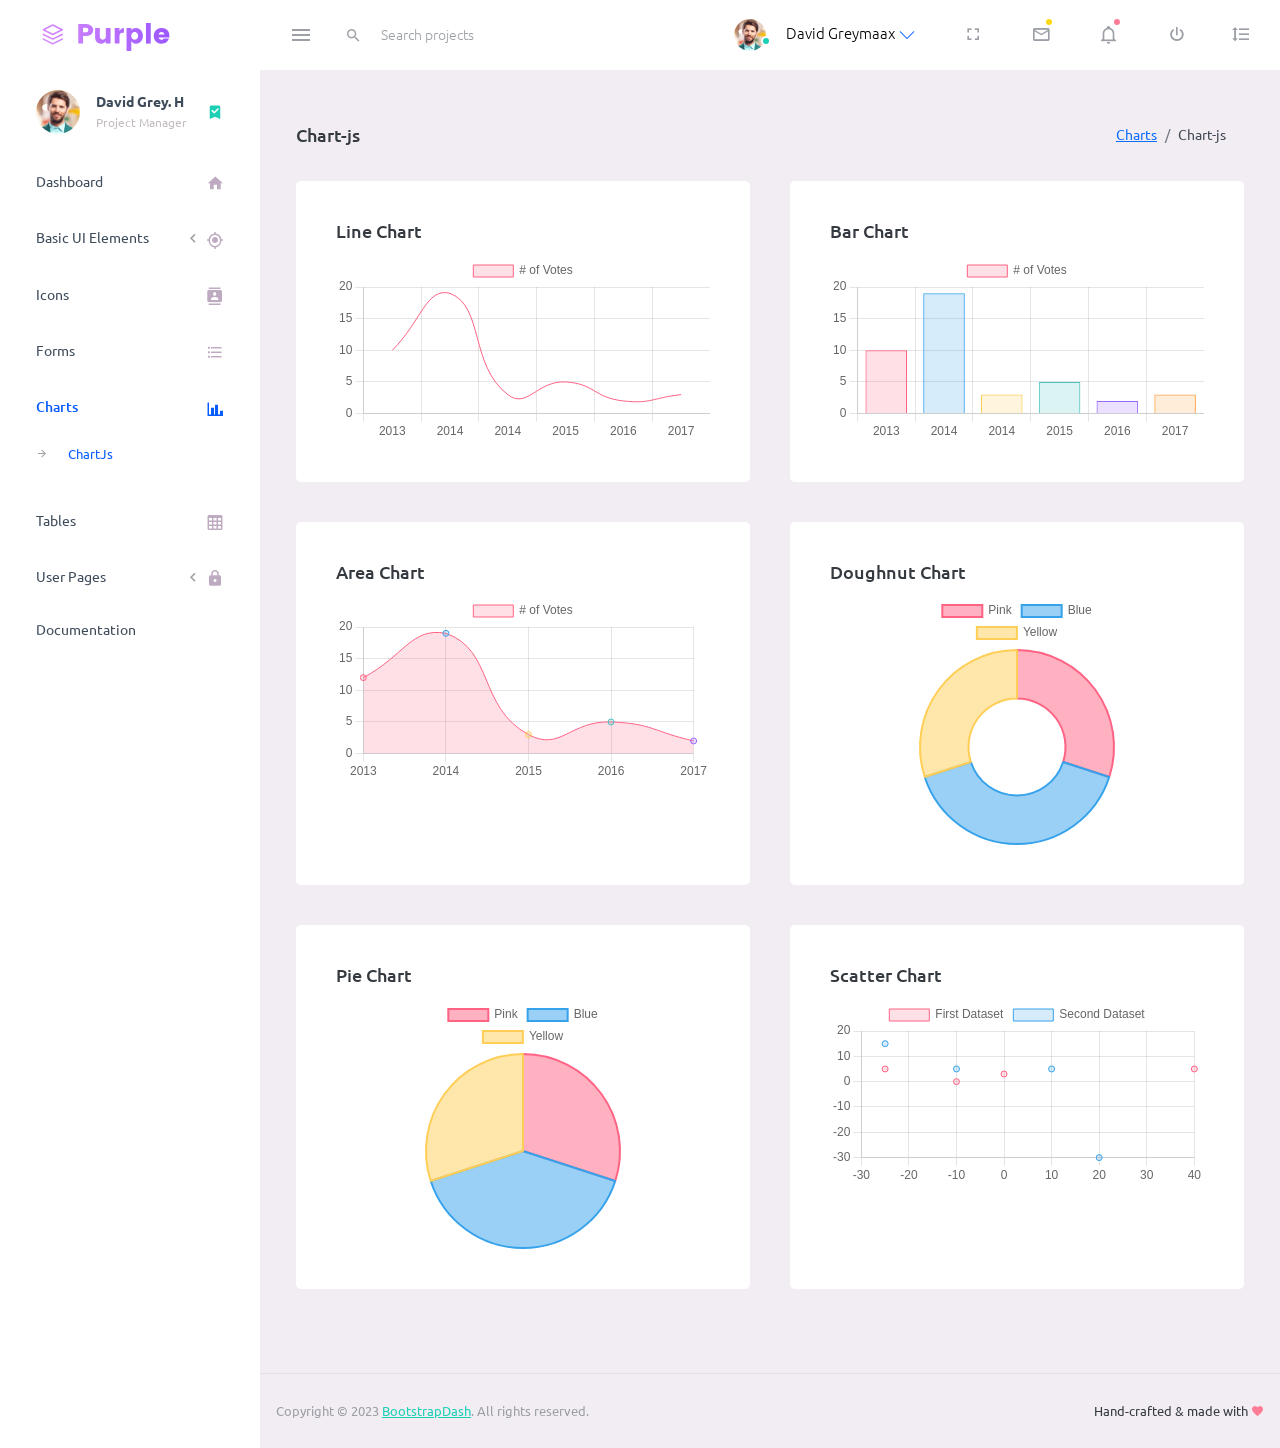
<file: pages/charts/chartjs.html>
<!DOCTYPE html>
<html lang="en">
  <head>
    <!-- Required meta tags -->
    <meta charset="utf-8">
    <meta name="viewport" content="width=device-width, initial-scale=1, shrink-to-fit=no">
    <title>Purple Admin</title>
    <!-- plugins:css -->
    <link rel="stylesheet" href="../../assets/vendors/mdi/css/materialdesignicons.min.css">
    <link rel="stylesheet" href="../../assets/vendors/ti-icons/css/themify-icons.css">
    <link rel="stylesheet" href="../../assets/vendors/css/vendor.bundle.base.css">
    <link rel="stylesheet" href="../../assets/vendors/font-awesome/css/font-awesome.min.css">
    <!-- endinject -->
    <!-- Plugin css for this page -->
    <!-- End Plugin css for this page -->
    <!-- inject:css -->
    <!-- endinject -->
    <!-- Layout styles -->
    <link rel="stylesheet" href="../../assets/css/style.css">
    <!-- End layout styles -->
    <link rel="shortcut icon" href="../../assets/images/favicon.png" />
  </head>
  <body>
    <div class="container-scroller">
      <!-- partial:../../partials/_navbar.html -->
      <nav class="navbar default-layout-navbar col-lg-12 col-12 p-0 fixed-top d-flex flex-row">
        <div class="text-center navbar-brand-wrapper d-flex align-items-center justify-content-start">
          <a class="navbar-brand brand-logo" href="../../index.html"><img src="../../assets/images/logo.svg" alt="logo" /></a>
          <a class="navbar-brand brand-logo-mini" href="../../index.html"><img src="../../assets/images/logo-mini.svg" alt="logo" /></a>
        </div>
        <div class="navbar-menu-wrapper d-flex align-items-stretch">
          <button class="navbar-toggler navbar-toggler align-self-center" type="button" data-toggle="minimize">
            <span class="mdi mdi-menu"></span>
          </button>
          <div class="search-field d-none d-md-block">
            <form class="d-flex align-items-center h-100" action="#">
              <div class="input-group">
                <div class="input-group-prepend bg-transparent">
                  <i class="input-group-text border-0 mdi mdi-magnify"></i>
                </div>
                <input type="text" class="form-control bg-transparent border-0" placeholder="Search projects">
              </div>
            </form>
          </div>
          <ul class="navbar-nav navbar-nav-right">
            <li class="nav-item nav-profile dropdown">
              <a class="nav-link dropdown-toggle" id="profileDropdown" href="#" data-bs-toggle="dropdown" aria-expanded="false">
                <div class="nav-profile-img">
                  <img src="../../assets/images/faces/face1.jpg" alt="image">
                  <span class="availability-status online"></span>
                </div>
                <div class="nav-profile-text">
                  <p class="mb-1 text-black">David Greymaax</p>
                </div>
              </a>
              <div class="dropdown-menu navbar-dropdown" aria-labelledby="profileDropdown">
                <a class="dropdown-item" href="#">
                  <i class="mdi mdi-cached me-2 text-success"></i> Activity Log </a>
                <div class="dropdown-divider"></div>
                <a class="dropdown-item" href="#">
                  <i class="mdi mdi-logout me-2 text-primary"></i> Signout </a>
              </div>
            </li>
            <li class="nav-item d-none d-lg-block full-screen-link">
              <a class="nav-link">
                <i class="mdi mdi-fullscreen" id="fullscreen-button"></i>
              </a>
            </li>
            <li class="nav-item dropdown">
              <a class="nav-link count-indicator dropdown-toggle" id="messageDropdown" href="#" data-bs-toggle="dropdown" aria-expanded="false">
                <i class="mdi mdi-email-outline"></i>
                <span class="count-symbol bg-warning"></span>
              </a>
              <div class="dropdown-menu dropdown-menu-end navbar-dropdown preview-list" aria-labelledby="messageDropdown">
                <h6 class="p-3 mb-0">Messages</h6>
                <div class="dropdown-divider"></div>
                <a class="dropdown-item preview-item">
                  <div class="preview-thumbnail">
                    <img src="../../assets/images/faces/face4.jpg" alt="image" class="profile-pic">
                  </div>
                  <div class="preview-item-content d-flex align-items-start flex-column justify-content-center">
                    <h6 class="preview-subject ellipsis mb-1 font-weight-normal">Mark send you a message</h6>
                    <p class="text-gray mb-0"> 1 Minutes ago </p>
                  </div>
                </a>
                <div class="dropdown-divider"></div>
                <a class="dropdown-item preview-item">
                  <div class="preview-thumbnail">
                    <img src="../../assets/images/faces/face2.jpg" alt="image" class="profile-pic">
                  </div>
                  <div class="preview-item-content d-flex align-items-start flex-column justify-content-center">
                    <h6 class="preview-subject ellipsis mb-1 font-weight-normal">Cregh send you a message</h6>
                    <p class="text-gray mb-0"> 15 Minutes ago </p>
                  </div>
                </a>
                <div class="dropdown-divider"></div>
                <a class="dropdown-item preview-item">
                  <div class="preview-thumbnail">
                    <img src="../../assets/images/faces/face3.jpg" alt="image" class="profile-pic">
                  </div>
                  <div class="preview-item-content d-flex align-items-start flex-column justify-content-center">
                    <h6 class="preview-subject ellipsis mb-1 font-weight-normal">Profile picture updated</h6>
                    <p class="text-gray mb-0"> 18 Minutes ago </p>
                  </div>
                </a>
                <div class="dropdown-divider"></div>
                <h6 class="p-3 mb-0 text-center">4 new messages</h6>
              </div>
            </li>
            <li class="nav-item dropdown">
              <a class="nav-link count-indicator dropdown-toggle" id="notificationDropdown" href="#" data-bs-toggle="dropdown">
                <i class="mdi mdi-bell-outline"></i>
                <span class="count-symbol bg-danger"></span>
              </a>
              <div class="dropdown-menu dropdown-menu-end navbar-dropdown preview-list" aria-labelledby="notificationDropdown">
                <h6 class="p-3 mb-0">Notifications</h6>
                <div class="dropdown-divider"></div>
                <a class="dropdown-item preview-item">
                  <div class="preview-thumbnail">
                    <div class="preview-icon bg-success">
                      <i class="mdi mdi-calendar"></i>
                    </div>
                  </div>
                  <div class="preview-item-content d-flex align-items-start flex-column justify-content-center">
                    <h6 class="preview-subject font-weight-normal mb-1">Event today</h6>
                    <p class="text-gray ellipsis mb-0"> Just a reminder that you have an event today </p>
                  </div>
                </a>
                <div class="dropdown-divider"></div>
                <a class="dropdown-item preview-item">
                  <div class="preview-thumbnail">
                    <div class="preview-icon bg-warning">
                      <i class="mdi mdi-cog"></i>
                    </div>
                  </div>
                  <div class="preview-item-content d-flex align-items-start flex-column justify-content-center">
                    <h6 class="preview-subject font-weight-normal mb-1">Settings</h6>
                    <p class="text-gray ellipsis mb-0"> Update dashboard </p>
                  </div>
                </a>
                <div class="dropdown-divider"></div>
                <a class="dropdown-item preview-item">
                  <div class="preview-thumbnail">
                    <div class="preview-icon bg-info">
                      <i class="mdi mdi-link-variant"></i>
                    </div>
                  </div>
                  <div class="preview-item-content d-flex align-items-start flex-column justify-content-center">
                    <h6 class="preview-subject font-weight-normal mb-1">Launch Admin</h6>
                    <p class="text-gray ellipsis mb-0"> New admin wow! </p>
                  </div>
                </a>
                <div class="dropdown-divider"></div>
                <h6 class="p-3 mb-0 text-center">See all notifications</h6>
              </div>
            </li>
            <li class="nav-item nav-logout d-none d-lg-block">
              <a class="nav-link" href="#">
                <i class="mdi mdi-power"></i>
              </a>
            </li>
            <li class="nav-item nav-settings d-none d-lg-block">
              <a class="nav-link" href="#">
                <i class="mdi mdi-format-line-spacing"></i>
              </a>
            </li>
          </ul>
          <button class="navbar-toggler navbar-toggler-right d-lg-none align-self-center" type="button" data-toggle="offcanvas">
            <span class="mdi mdi-menu"></span>
          </button>
        </div>
      </nav>
      <!-- partial -->
      <div class="container-fluid page-body-wrapper">
        <!-- partial:../../partials/_sidebar.html -->
        <nav class="sidebar sidebar-offcanvas" id="sidebar">
          <ul class="nav">
            <li class="nav-item nav-profile">
              <a href="#" class="nav-link">
                <div class="nav-profile-image">
                  <img src="../../assets/images/faces/face1.jpg" alt="profile" />
                  <span class="login-status online"></span>
                  <!--change to offline or busy as needed-->
                </div>
                <div class="nav-profile-text d-flex flex-column">
                  <span class="font-weight-bold mb-2">David Grey. H</span>
                  <span class="text-secondary text-small">Project Manager</span>
                </div>
                <i class="mdi mdi-bookmark-check text-success nav-profile-badge"></i>
              </a>
            </li>
            <li class="nav-item">
              <a class="nav-link" href="../../index.html">
                <span class="menu-title">Dashboard</span>
                <i class="mdi mdi-home menu-icon"></i>
              </a>
            </li>
            <li class="nav-item">
              <a class="nav-link" data-bs-toggle="collapse" href="#ui-basic" aria-expanded="false" aria-controls="ui-basic">
                <span class="menu-title">Basic UI Elements</span>
                <i class="menu-arrow"></i>
                <i class="mdi mdi-crosshairs-gps menu-icon"></i>
              </a>
              <div class="collapse" id="ui-basic">
                <ul class="nav flex-column sub-menu">
                  <li class="nav-item">
                    <a class="nav-link" href="../../pages/ui-features/buttons.html">Buttons</a>
                  </li>
                  <li class="nav-item">
                    <a class="nav-link" href="../../pages/ui-features/dropdowns.html">Dropdowns</a>
                  </li>
                  <li class="nav-item">
                    <a class="nav-link" href="../../pages/ui-features/typography.html">Typography</a>
                  </li>
                </ul>
              </div>
            </li>
            <li class="nav-item">
              <a class="nav-link" data-bs-toggle="collapse" href="#icons" aria-expanded="false" aria-controls="icons">
                <span class="menu-title">Icons</span>
                <i class="mdi mdi-contacts menu-icon"></i>
              </a>
              <div class="collapse" id="icons">
                <ul class="nav flex-column sub-menu">
                  <li class="nav-item">
                    <a class="nav-link" href="../../pages/icons/font-awesome.html">Font Awesome</a>
                  </li>
                </ul>
              </div>
            </li>
            <li class="nav-item">
              <a class="nav-link" data-bs-toggle="collapse" href="#forms" aria-expanded="false" aria-controls="forms">
                <span class="menu-title">Forms</span>
                <i class="mdi mdi-format-list-bulleted menu-icon"></i>
              </a>
              <div class="collapse" id="forms">
                <ul class="nav flex-column sub-menu">
                  <li class="nav-item">
                    <a class="nav-link" href="../../pages/forms/basic_elements.html">Form Elements</a>
                  </li>
                </ul>
              </div>
            </li>
            <li class="nav-item">
              <a class="nav-link" data-bs-toggle="collapse" href="#charts" aria-expanded="false" aria-controls="charts">
                <span class="menu-title">Charts</span>
                <i class="mdi mdi-chart-bar menu-icon"></i>
              </a>
              <div class="collapse" id="charts">
                <ul class="nav flex-column sub-menu">
                  <li class="nav-item">
                    <a class="nav-link" href="../../pages/charts/chartjs.html">ChartJs</a>
                  </li>
                </ul>
              </div>
            </li>
            <li class="nav-item">
              <a class="nav-link" data-bs-toggle="collapse" href="#tables" aria-expanded="false" aria-controls="tables">
                <span class="menu-title">Tables</span>
                <i class="mdi mdi-table-large menu-icon"></i>
              </a>
              <div class="collapse" id="tables">
                <ul class="nav flex-column sub-menu">
                  <li class="nav-item">
                    <a class="nav-link" href="../../pages/tables/basic-table.html">Basic table</a>
                  </li>
                </ul>
              </div>
            </li>
            <li class="nav-item">
              <a class="nav-link" data-bs-toggle="collapse" href="#auth" aria-expanded="false" aria-controls="auth">
                <span class="menu-title">User Pages</span>
                <i class="menu-arrow"></i>
                <i class="mdi mdi-lock menu-icon"></i>
              </a>
              <div class="collapse" id="auth">
                <ul class="nav flex-column sub-menu">
                  <li class="nav-item">
                    <a class="nav-link" href="../../pages/samples/blank-page.html"> Blank Page </a>
                  </li>
                  <li class="nav-item">
                    <a class="nav-link" href="../../pages/samples/login.html"> Login </a>
                  </li>
                  <li class="nav-item">
                    <a class="nav-link" href="../../pages/samples/register.html"> Register </a>
                  </li>
                  <li class="nav-item">
                    <a class="nav-link" href="../../pages/samples/error-404.html"> 404 </a>
                  </li>
                  <li class="nav-item">
                    <a class="nav-link" href="../../pages/samples/error-500.html"> 500 </a>
                  </li>
                </ul>
              </div>
            </li>
            <li class="nav-item">
              <a class="nav-link" href="../../docs/documentation.html" target="_blank">
                <span class="menu-title">Documentation</span>
                <i class="mdi mdi-file-document-box menu-icon"></i>
              </a>
            </li>
          </ul>
        </nav>
        <!-- partial -->
        <div class="main-panel">
          <div class="content-wrapper">
            <div class="page-header">
              <h3 class="page-title"> Chart-js </h3>
              <nav aria-label="breadcrumb">
                <ol class="breadcrumb">
                  <li class="breadcrumb-item"><a href="#">Charts</a></li>
                  <li class="breadcrumb-item active" aria-current="page">Chart-js</li>
                </ol>
              </nav>
            </div>
            <div class="row">
              <div class="col-lg-6 grid-margin stretch-card">
                <div class="card">
                  <div class="card-body">
                    <h4 class="card-title">Line chart</h4>
                    <canvas id="lineChart" style="height:250px"></canvas>
                  </div>
                </div>
              </div>
              <div class="col-lg-6 grid-margin stretch-card">
                <div class="card">
                  <div class="card-body">
                    <h4 class="card-title">Bar chart</h4>
                    <canvas id="barChart" style="height:230px"></canvas>
                  </div>
                </div>
              </div>
            </div>
            <div class="row">
              <div class="col-lg-6 grid-margin stretch-card">
                <div class="card">
                  <div class="card-body">
                    <h4 class="card-title">Area chart</h4>
                    <canvas id="areaChart" style="height:250px"></canvas>
                  </div>
                </div>
              </div>
              <div class="col-lg-6 grid-margin stretch-card">
                <div class="card">
                  <div class="card-body">
                    <h4 class="card-title">Doughnut chart</h4>
                    <div class="doughnutjs-wrapper d-flex justify-content-center">
                      <canvas id="doughnutChart"></canvas>
                    </div>
                  </div>
                </div>
              </div>
            </div>
            <div class="row">
              <div class="col-lg-6 grid-margin stretch-card">
                <div class="card">
                  <div class="card-body">
                    <h4 class="card-title">Pie chart</h4>
                    <div class="doughnutjs-wrapper d-flex justify-content-center">
                      <canvas id="pieChart"></canvas>
                    </div>
                  </div>
                </div>
              </div>
              <div class="col-lg-6 grid-margin stretch-card">
                <div class="card">
                  <div class="card-body">
                    <h4 class="card-title">Scatter chart</h4>
                    <canvas id="scatterChart" style="height:250px"></canvas>
                  </div>
                </div>
              </div>
            </div>
          </div>
          <!-- content-wrapper ends -->
          <!-- partial:../../partials/_footer.html -->
          <footer class="footer">
            <div class="d-sm-flex justify-content-center justify-content-sm-between">
              <span class="text-muted text-center text-sm-left d-block d-sm-inline-block">Copyright © 2023 <a href="https://www.bootstrapdash.com/" target="_blank">BootstrapDash</a>. All rights reserved.</span>
              <span class="float-none float-sm-right d-block mt-1 mt-sm-0 text-center">Hand-crafted & made with <i class="mdi mdi-heart text-danger"></i></span>
            </div>
          </footer>
          <!-- partial -->
        </div>
        <!-- main-panel ends -->
      </div>
      <!-- page-body-wrapper ends -->
    </div>
    <!-- container-scroller -->
    <!-- plugins:js -->
    <script src="../../assets/vendors/js/vendor.bundle.base.js"></script>
    <!-- endinject -->
    <!-- Plugin js for this page -->
    <script src="../../assets/vendors/chart.js/chart.umd.js"></script>
    <!-- End plugin js for this page -->
    <!-- inject:js -->
    <script src="../../assets/js/off-canvas.js"></script>
    <script src="../../assets/js/misc.js"></script>
    <script src="../../assets/js/settings.js"></script>
    <script src="../../assets/js/todolist.js"></script>
    <script src="../../assets/js/jquery.cookie.js"></script>
    <!-- endinject -->
    <!-- Custom js for this page -->
    <script src="../../assets/js/chart.js"></script>
    <!-- End custom js for this page -->
  </body>
</html>
</file>
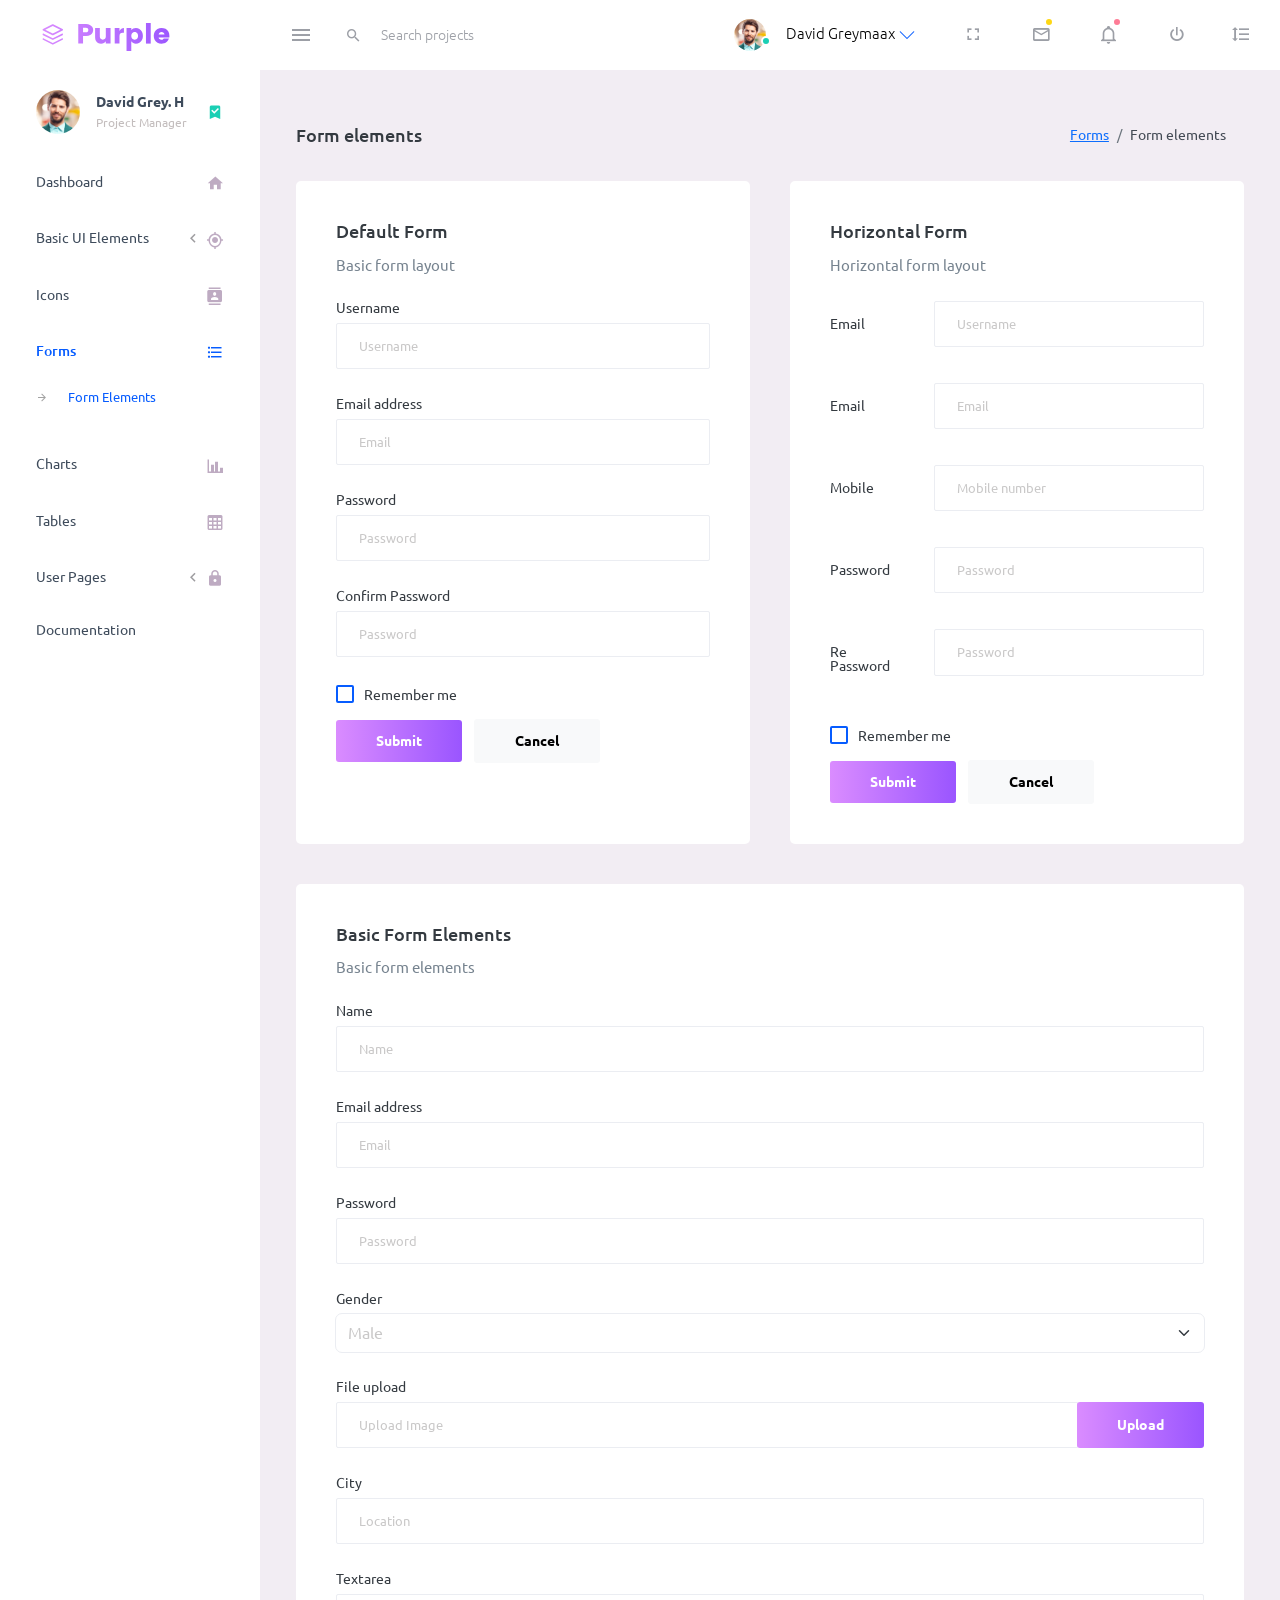
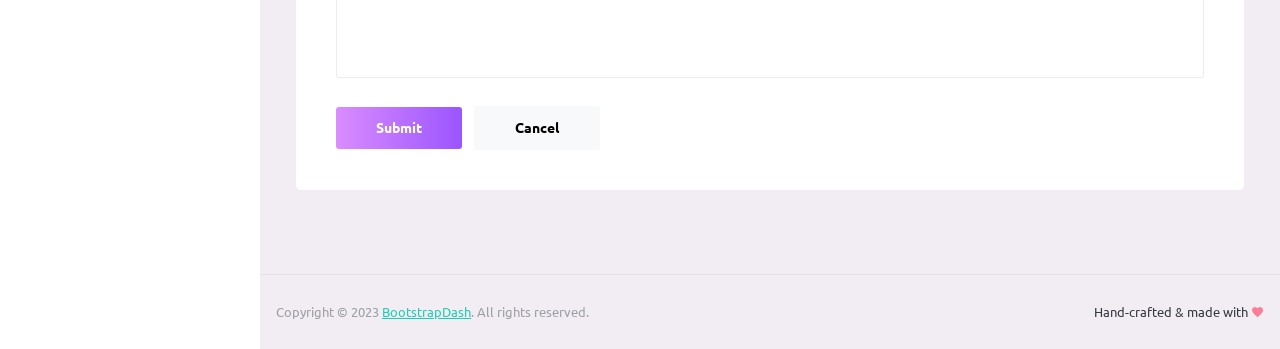
<file: pages/forms/basic_elements.html>
<!DOCTYPE html>
<html lang="en">
  <head>
    <!-- Required meta tags -->
    <meta charset="utf-8">
    <meta name="viewport" content="width=device-width, initial-scale=1, shrink-to-fit=no">
    <title>Purple Admin</title>
    <!-- plugins:css -->
    <link rel="stylesheet" href="../../assets/vendors/mdi/css/materialdesignicons.min.css">
    <link rel="stylesheet" href="../../assets/vendors/ti-icons/css/themify-icons.css">
    <link rel="stylesheet" href="../../assets/vendors/css/vendor.bundle.base.css">
    <link rel="stylesheet" href="../../assets/vendors/font-awesome/css/font-awesome.min.css">
    <!-- endinject -->
    <!-- Plugin css for this page -->
    <link rel="stylesheet" href="../../assets/vendors/select2/select2.min.css">
    <link rel="stylesheet" href="../../assets/vendors/select2-bootstrap-theme/select2-bootstrap.min.css">
    <!-- End plugin css for this page -->
    <!-- inject:css -->
    <!-- endinject -->
    <!-- Layout styles -->
    <link rel="stylesheet" href="../../assets/css/style.css">
    <!-- End layout styles -->
    <link rel="shortcut icon" href="../../assets/images/favicon.png" />
  </head>
  <body>
    <div class="container-scroller">
      <!-- partial:../../partials/_navbar.html -->
      <nav class="navbar default-layout-navbar col-lg-12 col-12 p-0 fixed-top d-flex flex-row">
        <div class="text-center navbar-brand-wrapper d-flex align-items-center justify-content-start">
          <a class="navbar-brand brand-logo" href="../../index.html"><img src="../../assets/images/logo.svg" alt="logo" /></a>
          <a class="navbar-brand brand-logo-mini" href="../../index.html"><img src="../../assets/images/logo-mini.svg" alt="logo" /></a>
        </div>
        <div class="navbar-menu-wrapper d-flex align-items-stretch">
          <button class="navbar-toggler navbar-toggler align-self-center" type="button" data-toggle="minimize">
            <span class="mdi mdi-menu"></span>
          </button>
          <div class="search-field d-none d-md-block">
            <form class="d-flex align-items-center h-100" action="#">
              <div class="input-group">
                <div class="input-group-prepend bg-transparent">
                  <i class="input-group-text border-0 mdi mdi-magnify"></i>
                </div>
                <input type="text" class="form-control bg-transparent border-0" placeholder="Search projects">
              </div>
            </form>
          </div>
          <ul class="navbar-nav navbar-nav-right">
            <li class="nav-item nav-profile dropdown">
              <a class="nav-link dropdown-toggle" id="profileDropdown" href="#" data-bs-toggle="dropdown" aria-expanded="false">
                <div class="nav-profile-img">
                  <img src="../../assets/images/faces/face1.jpg" alt="image">
                  <span class="availability-status online"></span>
                </div>
                <div class="nav-profile-text">
                  <p class="mb-1 text-black">David Greymaax</p>
                </div>
              </a>
              <div class="dropdown-menu navbar-dropdown" aria-labelledby="profileDropdown">
                <a class="dropdown-item" href="#">
                  <i class="mdi mdi-cached me-2 text-success"></i> Activity Log </a>
                <div class="dropdown-divider"></div>
                <a class="dropdown-item" href="#">
                  <i class="mdi mdi-logout me-2 text-primary"></i> Signout </a>
              </div>
            </li>
            <li class="nav-item d-none d-lg-block full-screen-link">
              <a class="nav-link">
                <i class="mdi mdi-fullscreen" id="fullscreen-button"></i>
              </a>
            </li>
            <li class="nav-item dropdown">
              <a class="nav-link count-indicator dropdown-toggle" id="messageDropdown" href="#" data-bs-toggle="dropdown" aria-expanded="false">
                <i class="mdi mdi-email-outline"></i>
                <span class="count-symbol bg-warning"></span>
              </a>
              <div class="dropdown-menu dropdown-menu-end navbar-dropdown preview-list" aria-labelledby="messageDropdown">
                <h6 class="p-3 mb-0">Messages</h6>
                <div class="dropdown-divider"></div>
                <a class="dropdown-item preview-item">
                  <div class="preview-thumbnail">
                    <img src="../../assets/images/faces/face4.jpg" alt="image" class="profile-pic">
                  </div>
                  <div class="preview-item-content d-flex align-items-start flex-column justify-content-center">
                    <h6 class="preview-subject ellipsis mb-1 font-weight-normal">Mark send you a message</h6>
                    <p class="text-gray mb-0"> 1 Minutes ago </p>
                  </div>
                </a>
                <div class="dropdown-divider"></div>
                <a class="dropdown-item preview-item">
                  <div class="preview-thumbnail">
                    <img src="../../assets/images/faces/face2.jpg" alt="image" class="profile-pic">
                  </div>
                  <div class="preview-item-content d-flex align-items-start flex-column justify-content-center">
                    <h6 class="preview-subject ellipsis mb-1 font-weight-normal">Cregh send you a message</h6>
                    <p class="text-gray mb-0"> 15 Minutes ago </p>
                  </div>
                </a>
                <div class="dropdown-divider"></div>
                <a class="dropdown-item preview-item">
                  <div class="preview-thumbnail">
                    <img src="../../assets/images/faces/face3.jpg" alt="image" class="profile-pic">
                  </div>
                  <div class="preview-item-content d-flex align-items-start flex-column justify-content-center">
                    <h6 class="preview-subject ellipsis mb-1 font-weight-normal">Profile picture updated</h6>
                    <p class="text-gray mb-0"> 18 Minutes ago </p>
                  </div>
                </a>
                <div class="dropdown-divider"></div>
                <h6 class="p-3 mb-0 text-center">4 new messages</h6>
              </div>
            </li>
            <li class="nav-item dropdown">
              <a class="nav-link count-indicator dropdown-toggle" id="notificationDropdown" href="#" data-bs-toggle="dropdown">
                <i class="mdi mdi-bell-outline"></i>
                <span class="count-symbol bg-danger"></span>
              </a>
              <div class="dropdown-menu dropdown-menu-end navbar-dropdown preview-list" aria-labelledby="notificationDropdown">
                <h6 class="p-3 mb-0">Notifications</h6>
                <div class="dropdown-divider"></div>
                <a class="dropdown-item preview-item">
                  <div class="preview-thumbnail">
                    <div class="preview-icon bg-success">
                      <i class="mdi mdi-calendar"></i>
                    </div>
                  </div>
                  <div class="preview-item-content d-flex align-items-start flex-column justify-content-center">
                    <h6 class="preview-subject font-weight-normal mb-1">Event today</h6>
                    <p class="text-gray ellipsis mb-0"> Just a reminder that you have an event today </p>
                  </div>
                </a>
                <div class="dropdown-divider"></div>
                <a class="dropdown-item preview-item">
                  <div class="preview-thumbnail">
                    <div class="preview-icon bg-warning">
                      <i class="mdi mdi-cog"></i>
                    </div>
                  </div>
                  <div class="preview-item-content d-flex align-items-start flex-column justify-content-center">
                    <h6 class="preview-subject font-weight-normal mb-1">Settings</h6>
                    <p class="text-gray ellipsis mb-0"> Update dashboard </p>
                  </div>
                </a>
                <div class="dropdown-divider"></div>
                <a class="dropdown-item preview-item">
                  <div class="preview-thumbnail">
                    <div class="preview-icon bg-info">
                      <i class="mdi mdi-link-variant"></i>
                    </div>
                  </div>
                  <div class="preview-item-content d-flex align-items-start flex-column justify-content-center">
                    <h6 class="preview-subject font-weight-normal mb-1">Launch Admin</h6>
                    <p class="text-gray ellipsis mb-0"> New admin wow! </p>
                  </div>
                </a>
                <div class="dropdown-divider"></div>
                <h6 class="p-3 mb-0 text-center">See all notifications</h6>
              </div>
            </li>
            <li class="nav-item nav-logout d-none d-lg-block">
              <a class="nav-link" href="#">
                <i class="mdi mdi-power"></i>
              </a>
            </li>
            <li class="nav-item nav-settings d-none d-lg-block">
              <a class="nav-link" href="#">
                <i class="mdi mdi-format-line-spacing"></i>
              </a>
            </li>
          </ul>
          <button class="navbar-toggler navbar-toggler-right d-lg-none align-self-center" type="button" data-toggle="offcanvas">
            <span class="mdi mdi-menu"></span>
          </button>
        </div>
      </nav>
      <!-- partial -->
      <div class="container-fluid page-body-wrapper">
        <!-- partial:../../partials/_sidebar.html -->
        <nav class="sidebar sidebar-offcanvas" id="sidebar">
          <ul class="nav">
            <li class="nav-item nav-profile">
              <a href="#" class="nav-link">
                <div class="nav-profile-image">
                  <img src="../../assets/images/faces/face1.jpg" alt="profile" />
                  <span class="login-status online"></span>
                  <!--change to offline or busy as needed-->
                </div>
                <div class="nav-profile-text d-flex flex-column">
                  <span class="font-weight-bold mb-2">David Grey. H</span>
                  <span class="text-secondary text-small">Project Manager</span>
                </div>
                <i class="mdi mdi-bookmark-check text-success nav-profile-badge"></i>
              </a>
            </li>
            <li class="nav-item">
              <a class="nav-link" href="../../index.html">
                <span class="menu-title">Dashboard</span>
                <i class="mdi mdi-home menu-icon"></i>
              </a>
            </li>
            <li class="nav-item">
              <a class="nav-link" data-bs-toggle="collapse" href="#ui-basic" aria-expanded="false" aria-controls="ui-basic">
                <span class="menu-title">Basic UI Elements</span>
                <i class="menu-arrow"></i>
                <i class="mdi mdi-crosshairs-gps menu-icon"></i>
              </a>
              <div class="collapse" id="ui-basic">
                <ul class="nav flex-column sub-menu">
                  <li class="nav-item">
                    <a class="nav-link" href="../../pages/ui-features/buttons.html">Buttons</a>
                  </li>
                  <li class="nav-item">
                    <a class="nav-link" href="../../pages/ui-features/dropdowns.html">Dropdowns</a>
                  </li>
                  <li class="nav-item">
                    <a class="nav-link" href="../../pages/ui-features/typography.html">Typography</a>
                  </li>
                </ul>
              </div>
            </li>
            <li class="nav-item">
              <a class="nav-link" data-bs-toggle="collapse" href="#icons" aria-expanded="false" aria-controls="icons">
                <span class="menu-title">Icons</span>
                <i class="mdi mdi-contacts menu-icon"></i>
              </a>
              <div class="collapse" id="icons">
                <ul class="nav flex-column sub-menu">
                  <li class="nav-item">
                    <a class="nav-link" href="../../pages/icons/font-awesome.html">Font Awesome</a>
                  </li>
                </ul>
              </div>
            </li>
            <li class="nav-item">
              <a class="nav-link" data-bs-toggle="collapse" href="#forms" aria-expanded="false" aria-controls="forms">
                <span class="menu-title">Forms</span>
                <i class="mdi mdi-format-list-bulleted menu-icon"></i>
              </a>
              <div class="collapse" id="forms">
                <ul class="nav flex-column sub-menu">
                  <li class="nav-item">
                    <a class="nav-link" href="../../pages/forms/basic_elements.html">Form Elements</a>
                  </li>
                </ul>
              </div>
            </li>
            <li class="nav-item">
              <a class="nav-link" data-bs-toggle="collapse" href="#charts" aria-expanded="false" aria-controls="charts">
                <span class="menu-title">Charts</span>
                <i class="mdi mdi-chart-bar menu-icon"></i>
              </a>
              <div class="collapse" id="charts">
                <ul class="nav flex-column sub-menu">
                  <li class="nav-item">
                    <a class="nav-link" href="../../pages/charts/chartjs.html">ChartJs</a>
                  </li>
                </ul>
              </div>
            </li>
            <li class="nav-item">
              <a class="nav-link" data-bs-toggle="collapse" href="#tables" aria-expanded="false" aria-controls="tables">
                <span class="menu-title">Tables</span>
                <i class="mdi mdi-table-large menu-icon"></i>
              </a>
              <div class="collapse" id="tables">
                <ul class="nav flex-column sub-menu">
                  <li class="nav-item">
                    <a class="nav-link" href="../../pages/tables/basic-table.html">Basic table</a>
                  </li>
                </ul>
              </div>
            </li>
            <li class="nav-item">
              <a class="nav-link" data-bs-toggle="collapse" href="#auth" aria-expanded="false" aria-controls="auth">
                <span class="menu-title">User Pages</span>
                <i class="menu-arrow"></i>
                <i class="mdi mdi-lock menu-icon"></i>
              </a>
              <div class="collapse" id="auth">
                <ul class="nav flex-column sub-menu">
                  <li class="nav-item">
                    <a class="nav-link" href="../../pages/samples/blank-page.html"> Blank Page </a>
                  </li>
                  <li class="nav-item">
                    <a class="nav-link" href="../../pages/samples/login.html"> Login </a>
                  </li>
                  <li class="nav-item">
                    <a class="nav-link" href="../../pages/samples/register.html"> Register </a>
                  </li>
                  <li class="nav-item">
                    <a class="nav-link" href="../../pages/samples/error-404.html"> 404 </a>
                  </li>
                  <li class="nav-item">
                    <a class="nav-link" href="../../pages/samples/error-500.html"> 500 </a>
                  </li>
                </ul>
              </div>
            </li>
            <li class="nav-item">
              <a class="nav-link" href="../../docs/documentation.html" target="_blank">
                <span class="menu-title">Documentation</span>
                <i class="mdi mdi-file-document-box menu-icon"></i>
              </a>
            </li>
          </ul>
        </nav>
        <!-- partial -->
        <div class="main-panel">
          <div class="content-wrapper">
            <div class="page-header">
              <h3 class="page-title"> Form elements </h3>
              <nav aria-label="breadcrumb">
                <ol class="breadcrumb">
                  <li class="breadcrumb-item"><a href="#">Forms</a></li>
                  <li class="breadcrumb-item active" aria-current="page">Form elements</li>
                </ol>
              </nav>
            </div>
            <div class="row">
              <div class="col-md-6 grid-margin stretch-card">
                <div class="card">
                  <div class="card-body">
                    <h4 class="card-title">Default form</h4>
                    <p class="card-description"> Basic form layout </p>
                    <form class="forms-sample">
                      <div class="form-group">
                        <label for="exampleInputUsername1">Username</label>
                        <input type="text" class="form-control" id="exampleInputUsername1" placeholder="Username">
                      </div>
                      <div class="form-group">
                        <label for="exampleInputEmail1">Email address</label>
                        <input type="email" class="form-control" id="exampleInputEmail1" placeholder="Email">
                      </div>
                      <div class="form-group">
                        <label for="exampleInputPassword1">Password</label>
                        <input type="password" class="form-control" id="exampleInputPassword1" placeholder="Password">
                      </div>
                      <div class="form-group">
                        <label for="exampleInputConfirmPassword1">Confirm Password</label>
                        <input type="password" class="form-control" id="exampleInputConfirmPassword1" placeholder="Password">
                      </div>
                      <div class="form-check form-check-flat form-check-primary">
                        <label class="form-check-label">
                          <input type="checkbox" class="form-check-input"> Remember me </label>
                      </div>
                      <button type="submit" class="btn btn-gradient-primary me-2">Submit</button>
                      <button class="btn btn-light">Cancel</button>
                    </form>
                  </div>
                </div>
              </div>
              <div class="col-md-6 grid-margin stretch-card">
                <div class="card">
                  <div class="card-body">
                    <h4 class="card-title">Horizontal Form</h4>
                    <p class="card-description"> Horizontal form layout </p>
                    <form class="forms-sample">
                      <div class="form-group row">
                        <label for="exampleInputUsername2" class="col-sm-3 col-form-label">Email</label>
                        <div class="col-sm-9">
                          <input type="text" class="form-control" id="exampleInputUsername2" placeholder="Username">
                        </div>
                      </div>
                      <div class="form-group row">
                        <label for="exampleInputEmail2" class="col-sm-3 col-form-label">Email</label>
                        <div class="col-sm-9">
                          <input type="email" class="form-control" id="exampleInputEmail2" placeholder="Email">
                        </div>
                      </div>
                      <div class="form-group row">
                        <label for="exampleInputMobile" class="col-sm-3 col-form-label">Mobile</label>
                        <div class="col-sm-9">
                          <input type="text" class="form-control" id="exampleInputMobile" placeholder="Mobile number">
                        </div>
                      </div>
                      <div class="form-group row">
                        <label for="exampleInputPassword2" class="col-sm-3 col-form-label">Password</label>
                        <div class="col-sm-9">
                          <input type="password" class="form-control" id="exampleInputPassword2" placeholder="Password">
                        </div>
                      </div>
                      <div class="form-group row">
                        <label for="exampleInputConfirmPassword2" class="col-sm-3 col-form-label">Re Password</label>
                        <div class="col-sm-9">
                          <input type="password" class="form-control" id="exampleInputConfirmPassword2" placeholder="Password">
                        </div>
                      </div>
                      <div class="form-check form-check-flat form-check-primary">
                        <label class="form-check-label">
                          <input type="checkbox" class="form-check-input"> Remember me </label>
                      </div>
                      <button type="submit" class="btn btn-gradient-primary me-2">Submit</button>
                      <button class="btn btn-light">Cancel</button>
                    </form>
                  </div>
                </div>
              </div>
              <div class="col-12 grid-margin stretch-card">
                <div class="card">
                  <div class="card-body">
                    <h4 class="card-title">Basic form elements</h4>
                    <p class="card-description"> Basic form elements </p>
                    <form class="forms-sample">
                      <div class="form-group">
                        <label for="exampleInputName1">Name</label>
                        <input type="text" class="form-control" id="exampleInputName1" placeholder="Name">
                      </div>
                      <div class="form-group">
                        <label for="exampleInputEmail3">Email address</label>
                        <input type="email" class="form-control" id="exampleInputEmail3" placeholder="Email">
                      </div>
                      <div class="form-group">
                        <label for="exampleInputPassword4">Password</label>
                        <input type="password" class="form-control" id="exampleInputPassword4" placeholder="Password">
                      </div>
                      <div class="form-group">
                        <label for="exampleSelectGender">Gender</label>
                        <select class="form-select" id="exampleSelectGender">
                          <option>Male</option>
                          <option>Female</option>
                        </select>
                      </div>
                      <div class="form-group">
                        <label>File upload</label>
                        <input type="file" name="img[]" class="file-upload-default">
                        <div class="input-group col-xs-12">
                          <input type="text" class="form-control file-upload-info" disabled placeholder="Upload Image">
                          <span class="input-group-append">
                            <button class="file-upload-browse btn btn-gradient-primary py-3" type="button">Upload</button>
                          </span>
                        </div>
                      </div>
                      <div class="form-group">
                        <label for="exampleInputCity1">City</label>
                        <input type="text" class="form-control" id="exampleInputCity1" placeholder="Location">
                      </div>
                      <div class="form-group">
                        <label for="exampleTextarea1">Textarea</label>
                        <textarea class="form-control" id="exampleTextarea1" rows="4"></textarea>
                      </div>
                      <button type="submit" class="btn btn-gradient-primary me-2">Submit</button>
                      <button class="btn btn-light">Cancel</button>
                    </form>
                  </div>
                </div>
              </div>
            </div>
          </div>
          <!-- content-wrapper ends -->
          <!-- partial:../../partials/_footer.html -->
          <footer class="footer">
            <div class="d-sm-flex justify-content-center justify-content-sm-between">
              <span class="text-muted text-center text-sm-left d-block d-sm-inline-block">Copyright © 2023 <a href="https://www.bootstrapdash.com/" target="_blank">BootstrapDash</a>. All rights reserved.</span>
              <span class="float-none float-sm-right d-block mt-1 mt-sm-0 text-center">Hand-crafted & made with <i class="mdi mdi-heart text-danger"></i></span>
            </div>
          </footer>
          <!-- partial -->
        </div>
        <!-- main-panel ends -->
      </div>
      <!-- page-body-wrapper ends -->
    </div>
    <!-- container-scroller -->
    <!-- plugins:js -->
    <script src="../../assets/vendors/js/vendor.bundle.base.js"></script>
    <!-- endinject -->
    <!-- Plugin js for this page -->
    <script src="../../assets/vendors/select2/select2.min.js"></script>
    <script src="../../assets/vendors/typeahead.js/typeahead.bundle.min.js"></script>
    <!-- End plugin js for this page -->
    <!-- inject:js -->
    <script src="../../assets/js/off-canvas.js"></script>
    <script src="../../assets/js/misc.js"></script>
    <script src="../../assets/js/settings.js"></script>
    <script src="../../assets/js/todolist.js"></script>
    <script src="../../assets/js/jquery.cookie.js"></script>
    <!-- endinject -->
    <!-- Custom js for this page -->
    <script src="../../assets/js/file-upload.js"></script>
    <script src="../../assets/js/typeahead.js"></script>
    <script src="../../assets/js/select2.js"></script>
    <!-- End custom js for this page -->
  </body>
</html>
</file>
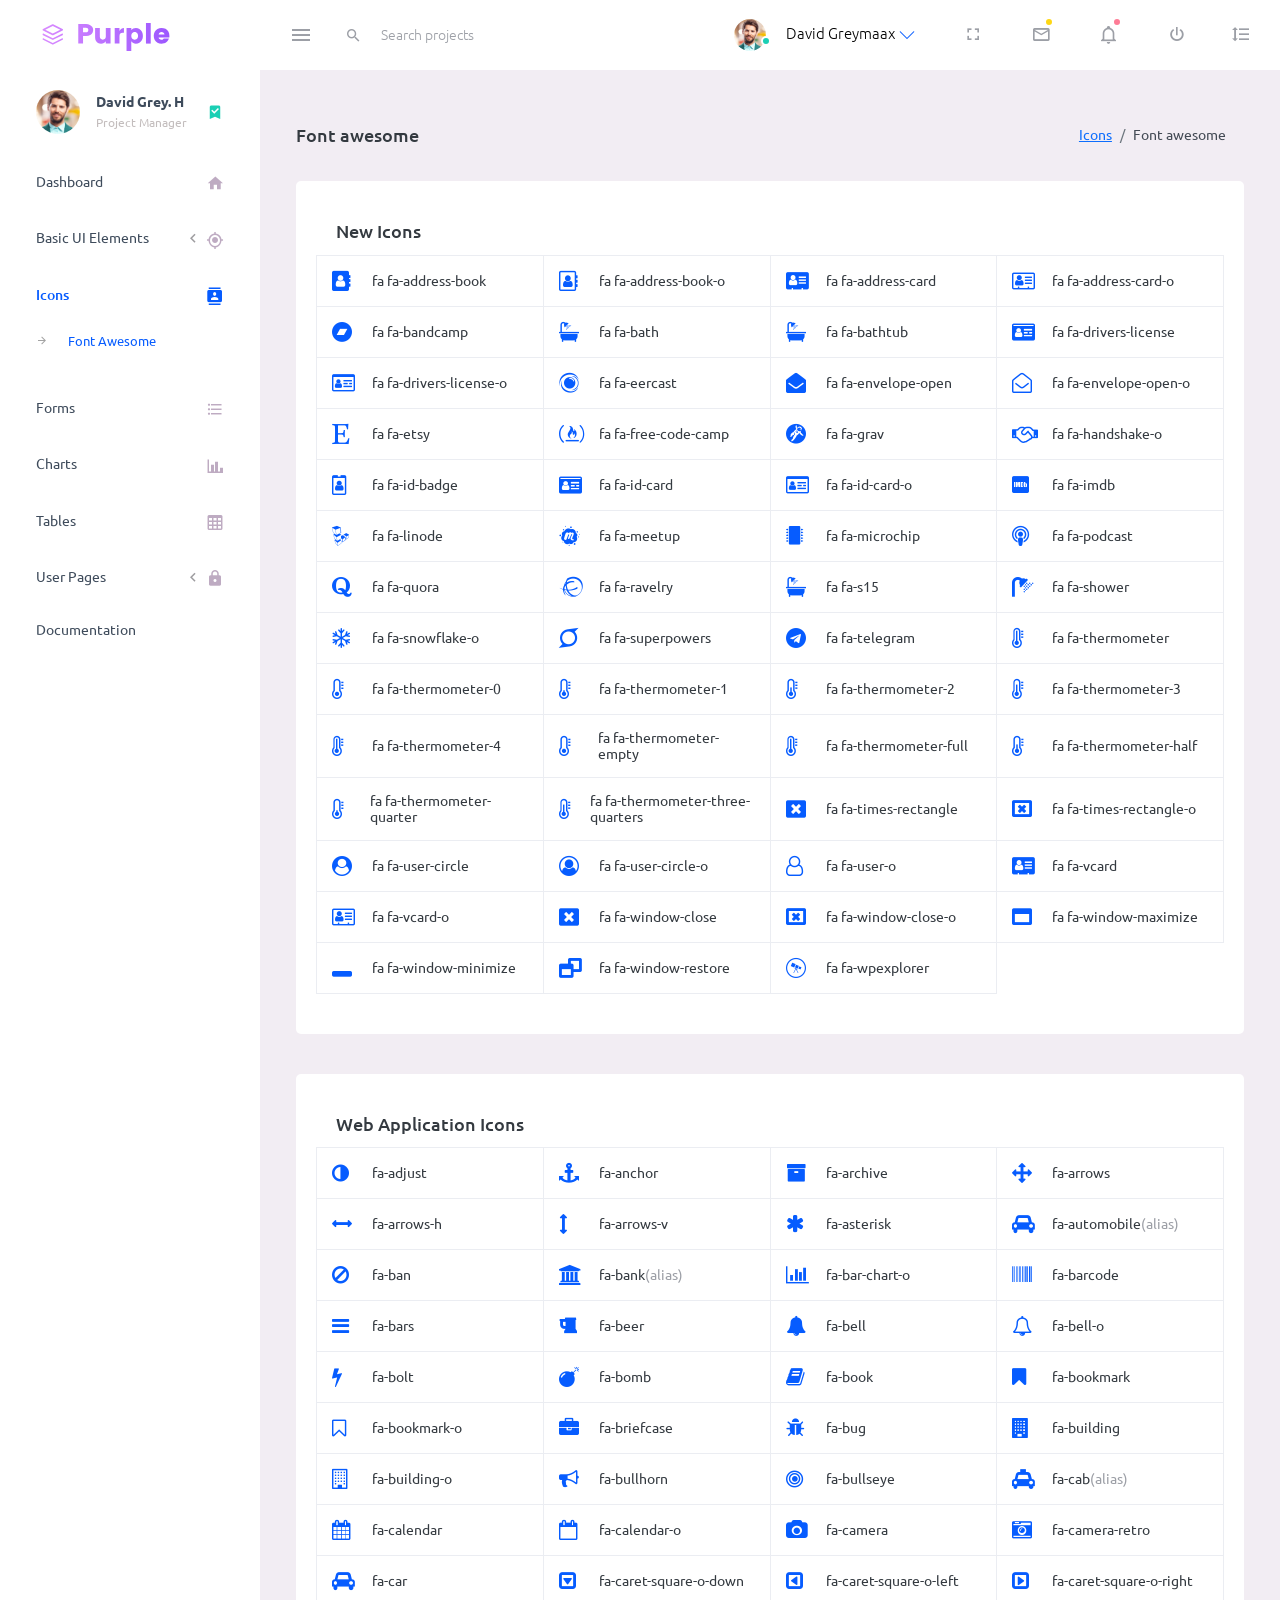
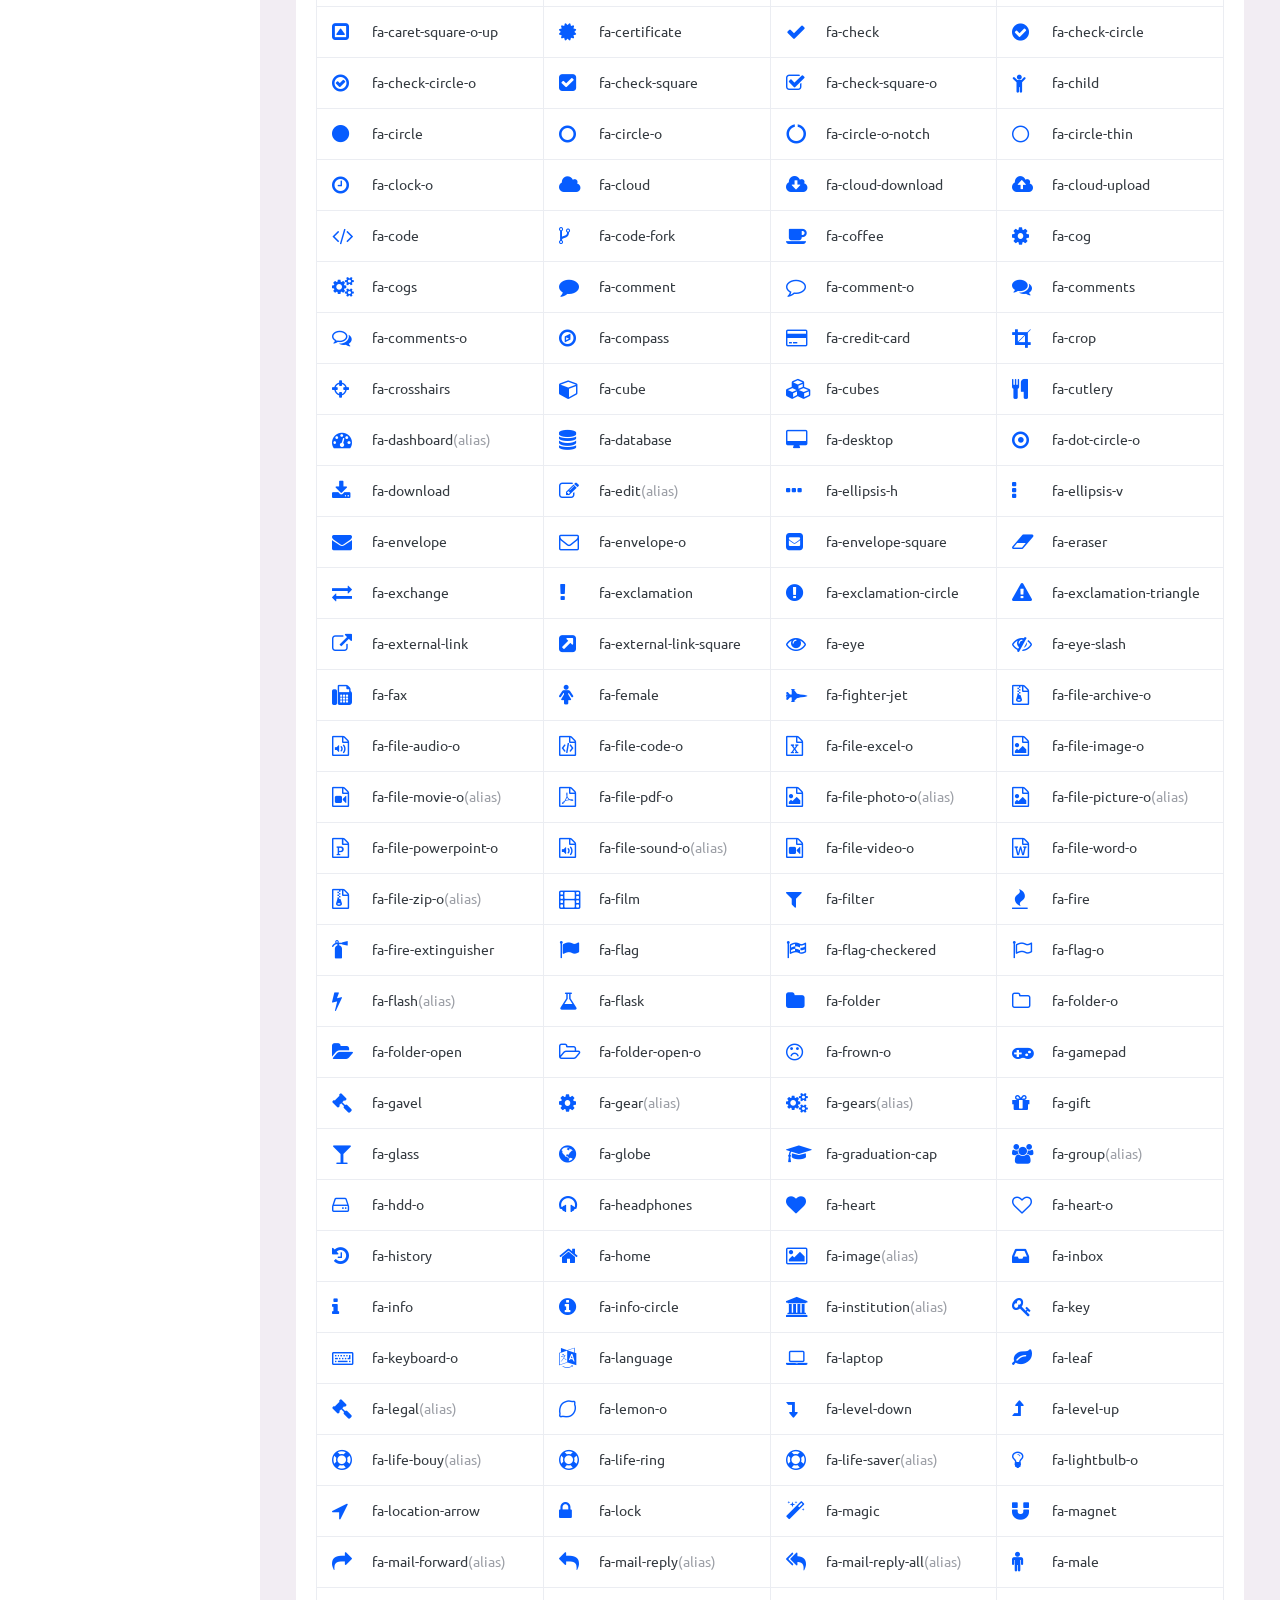
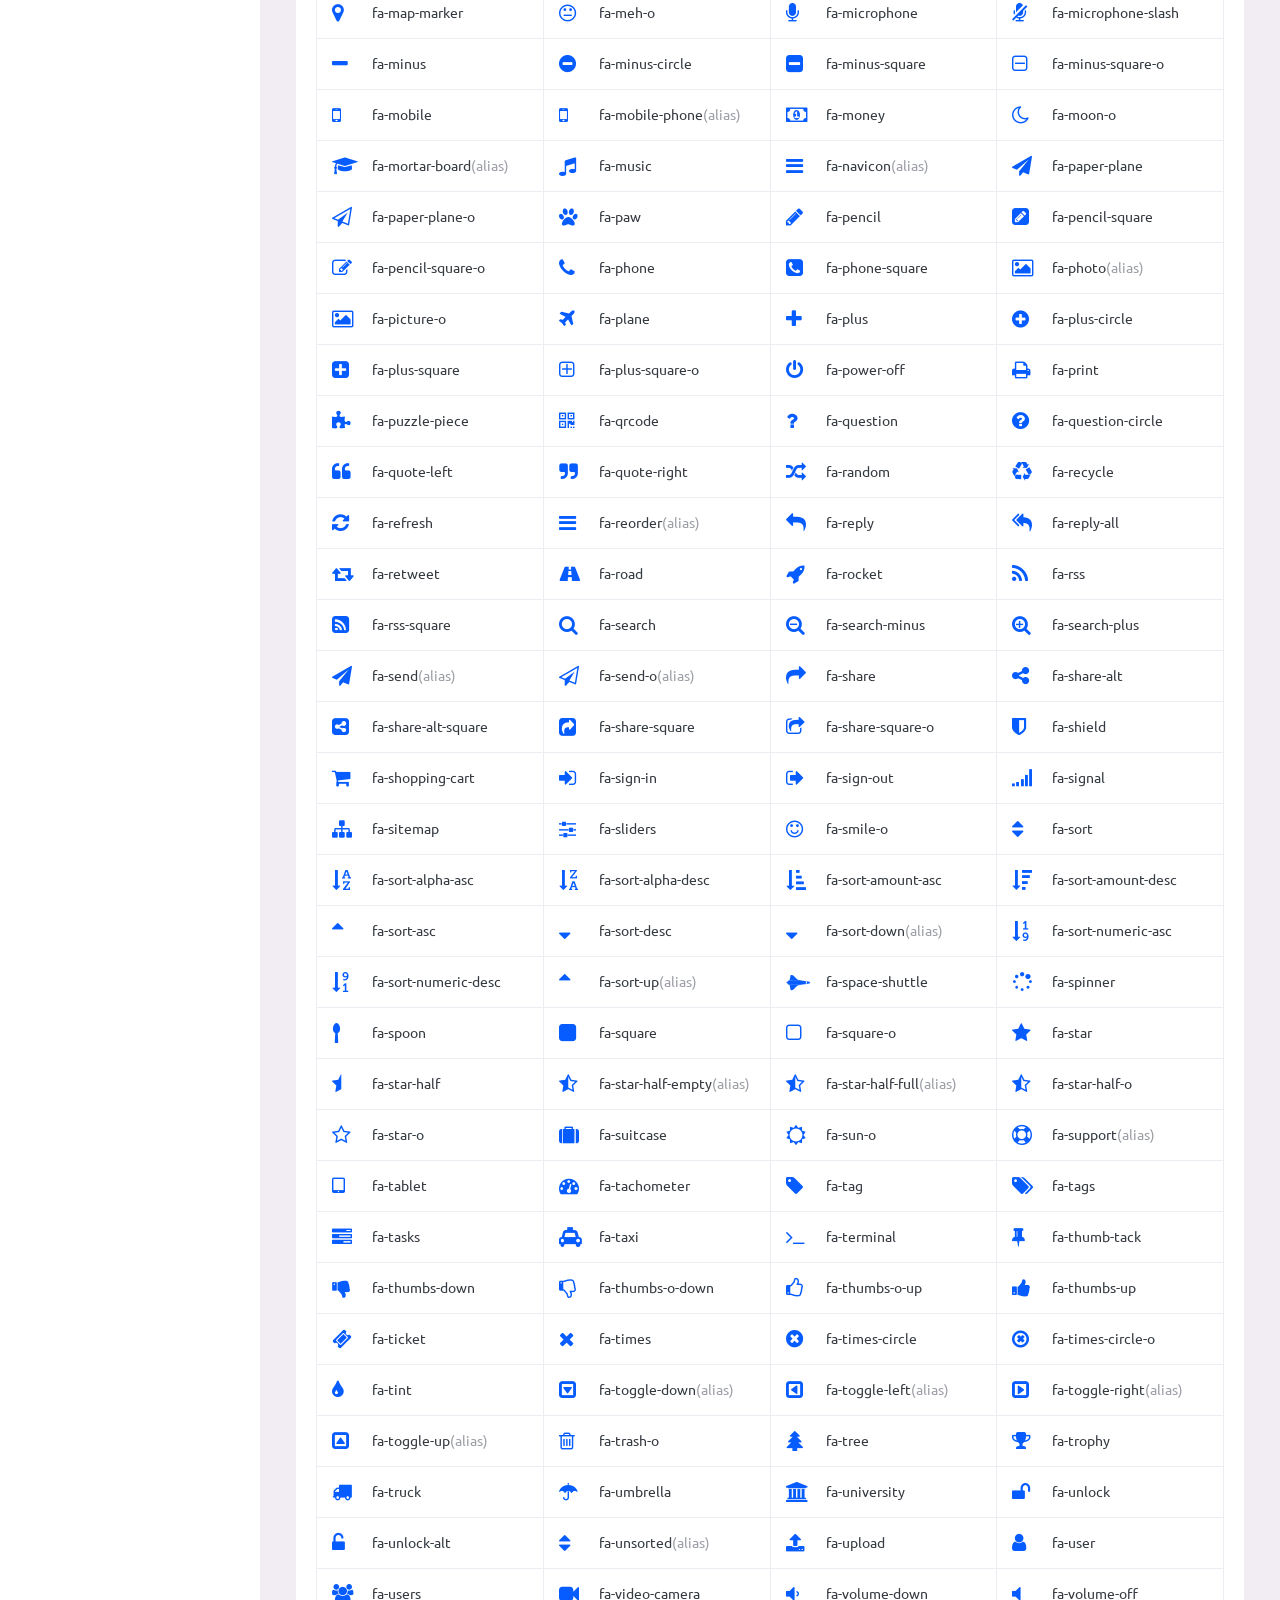
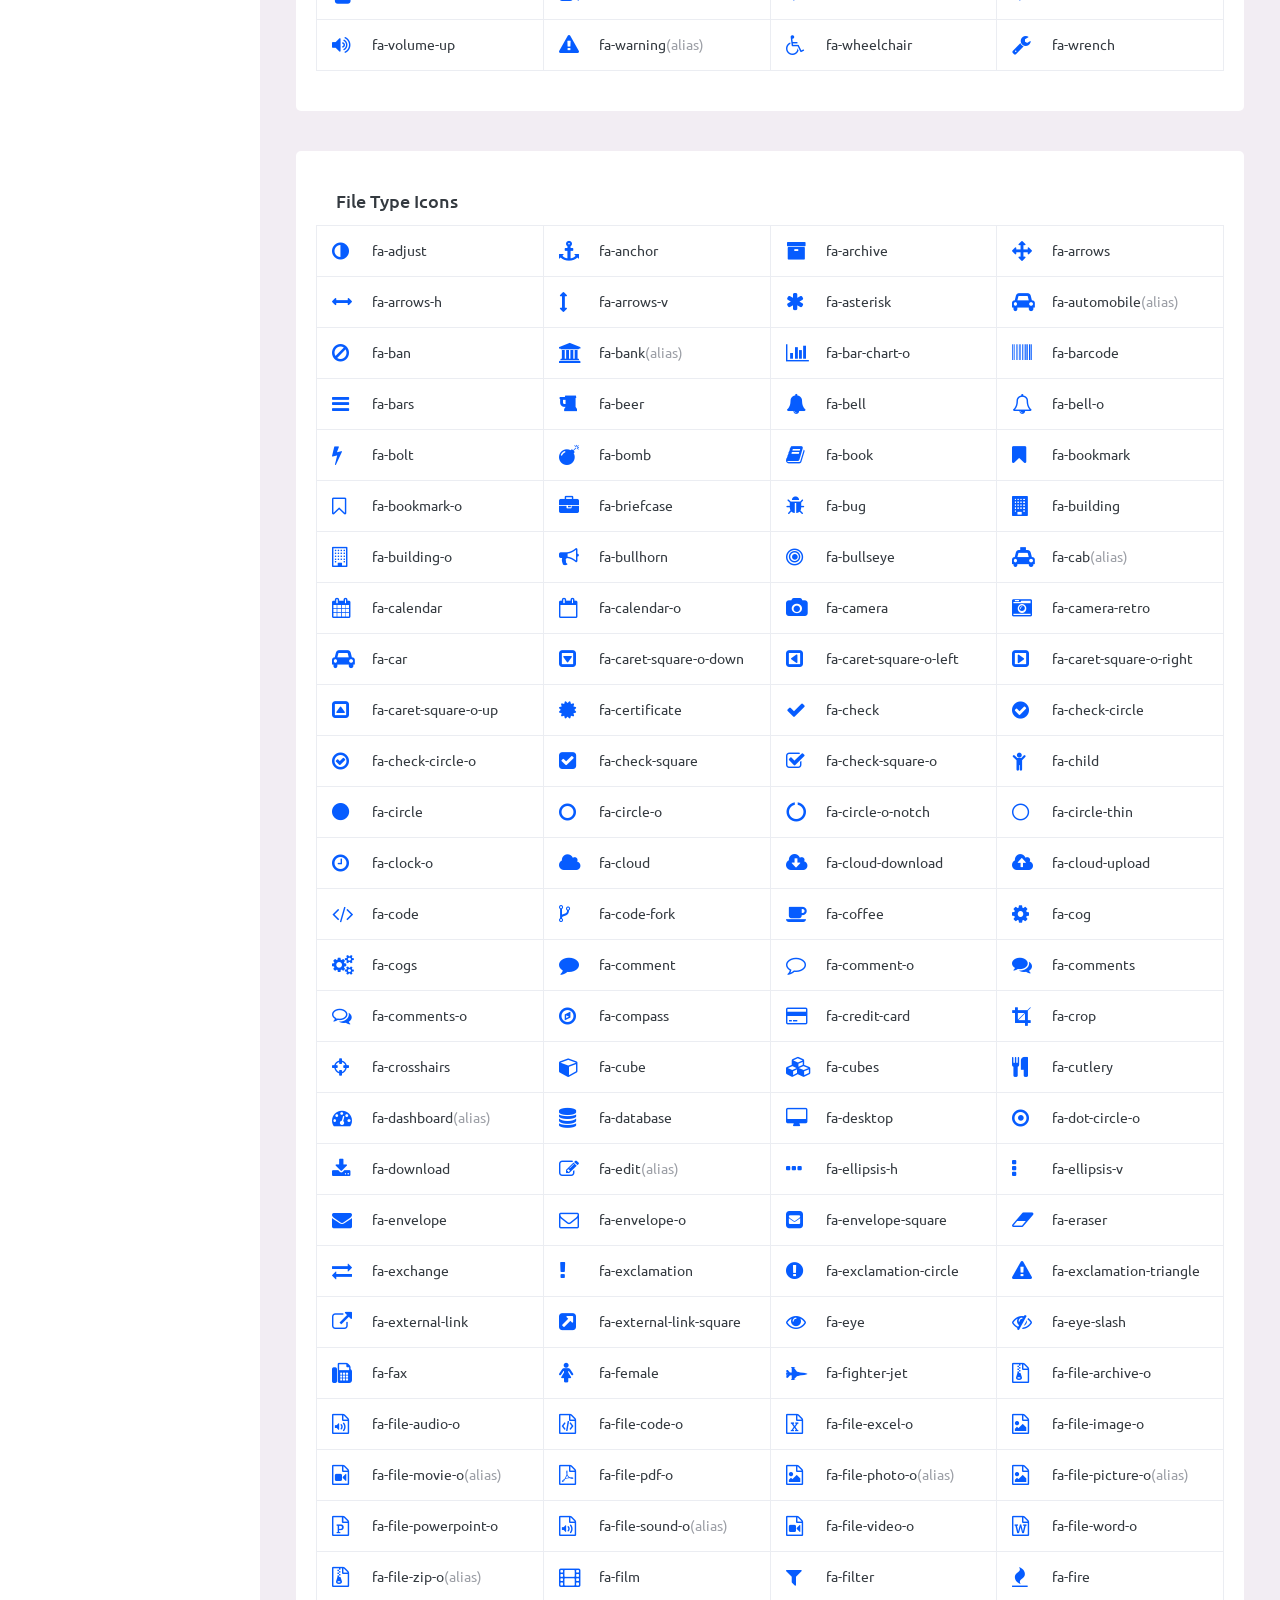
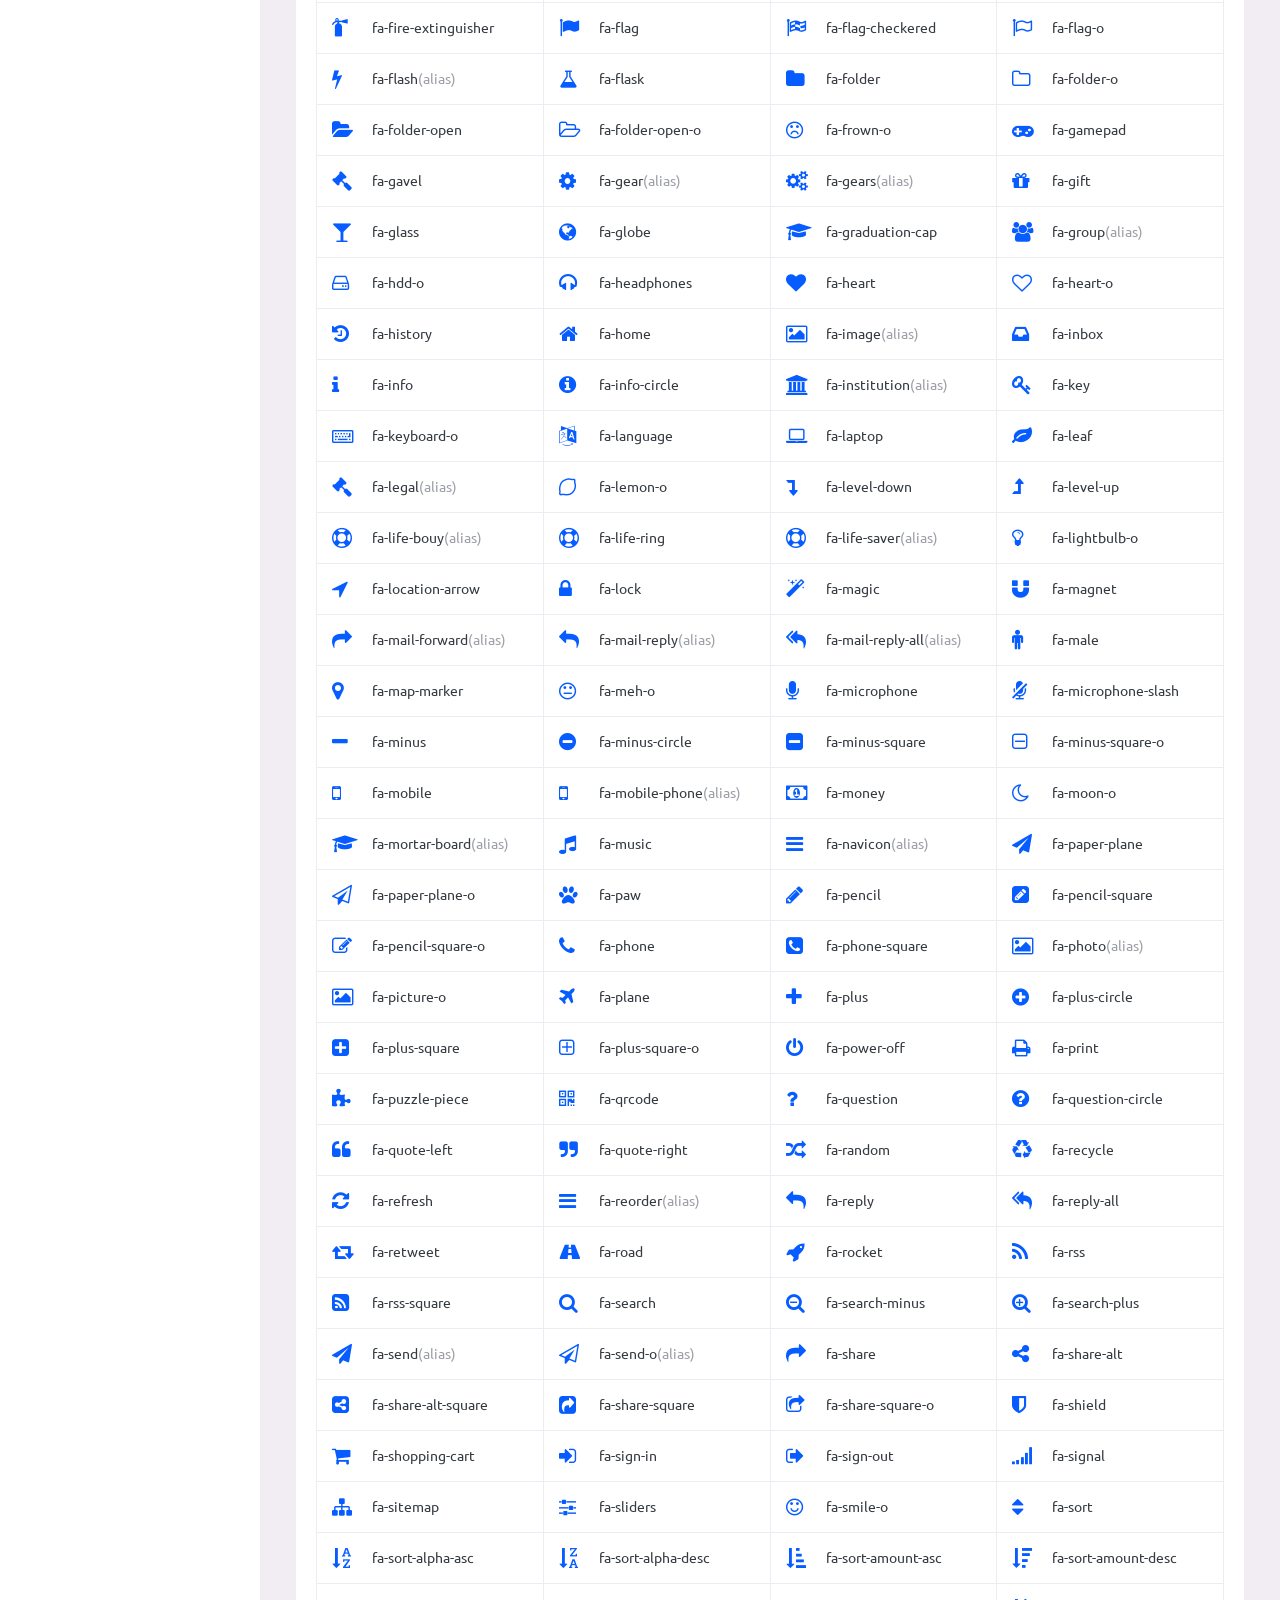
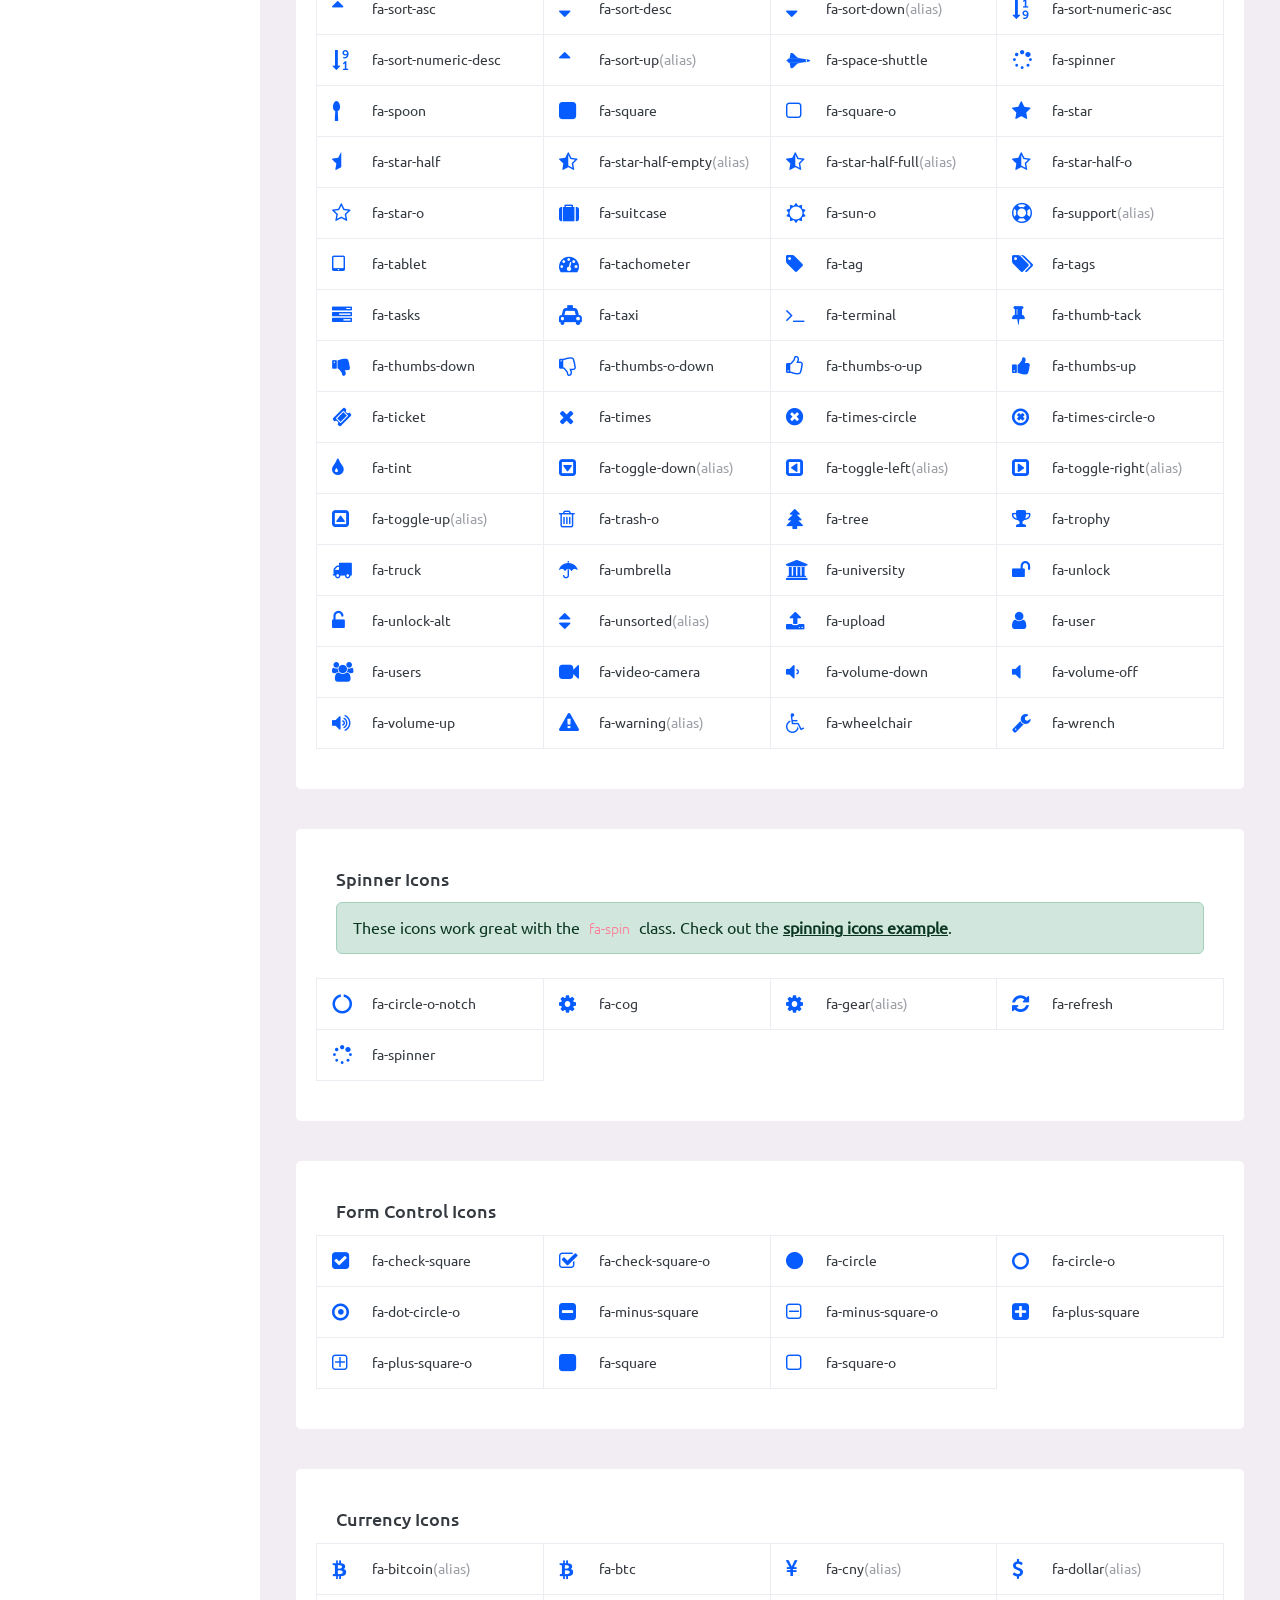
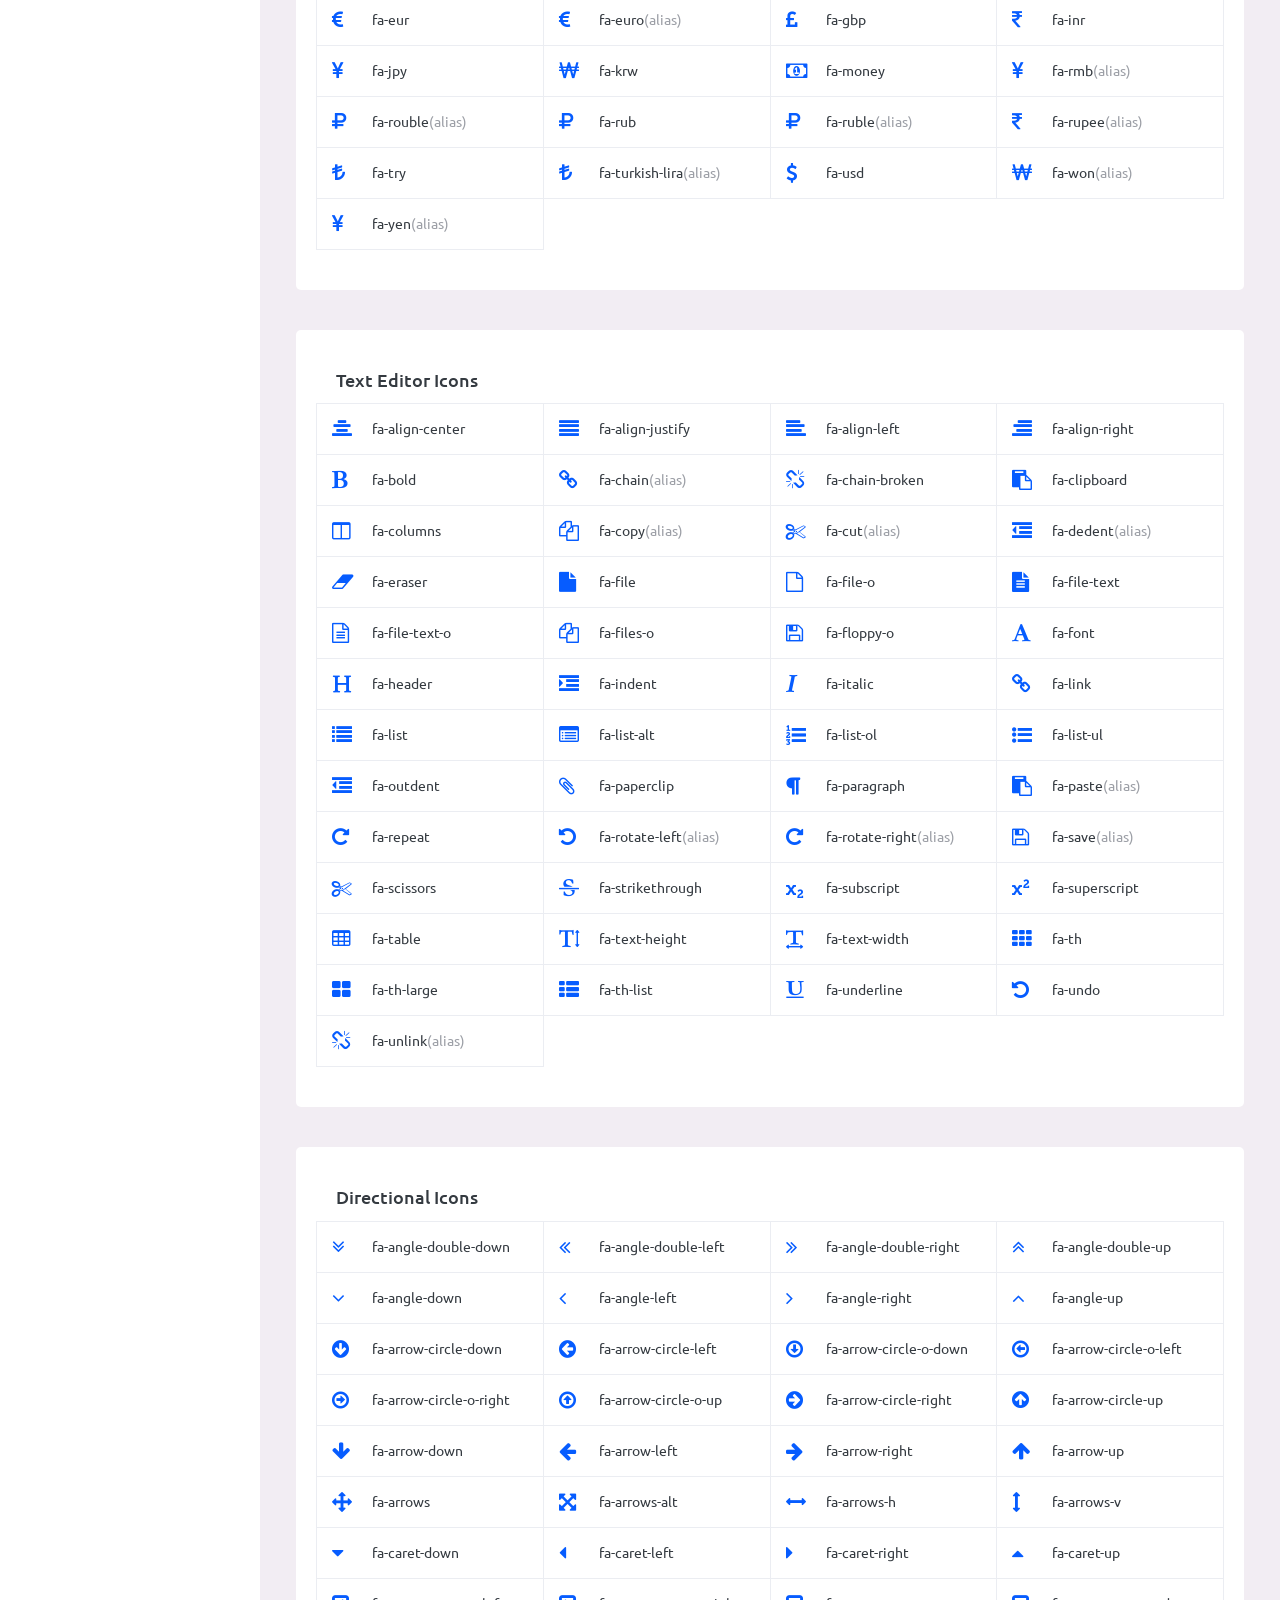
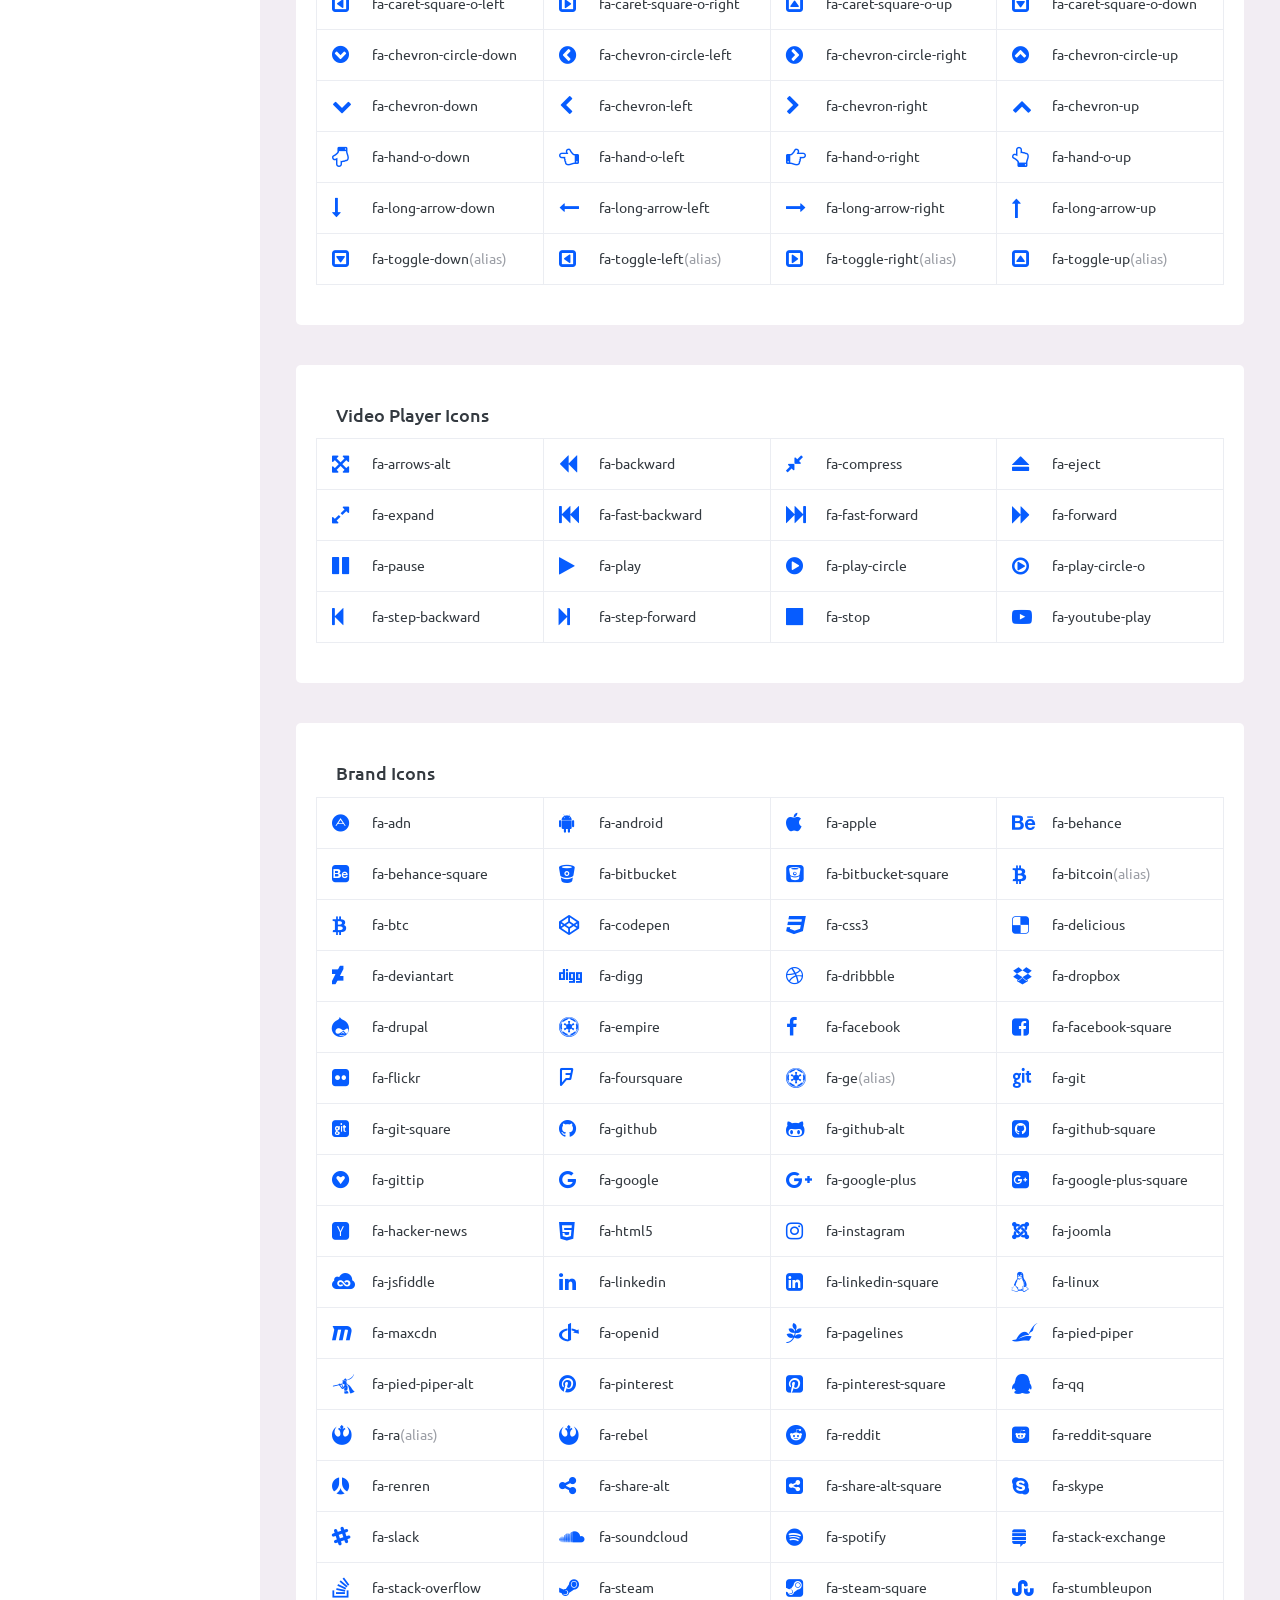
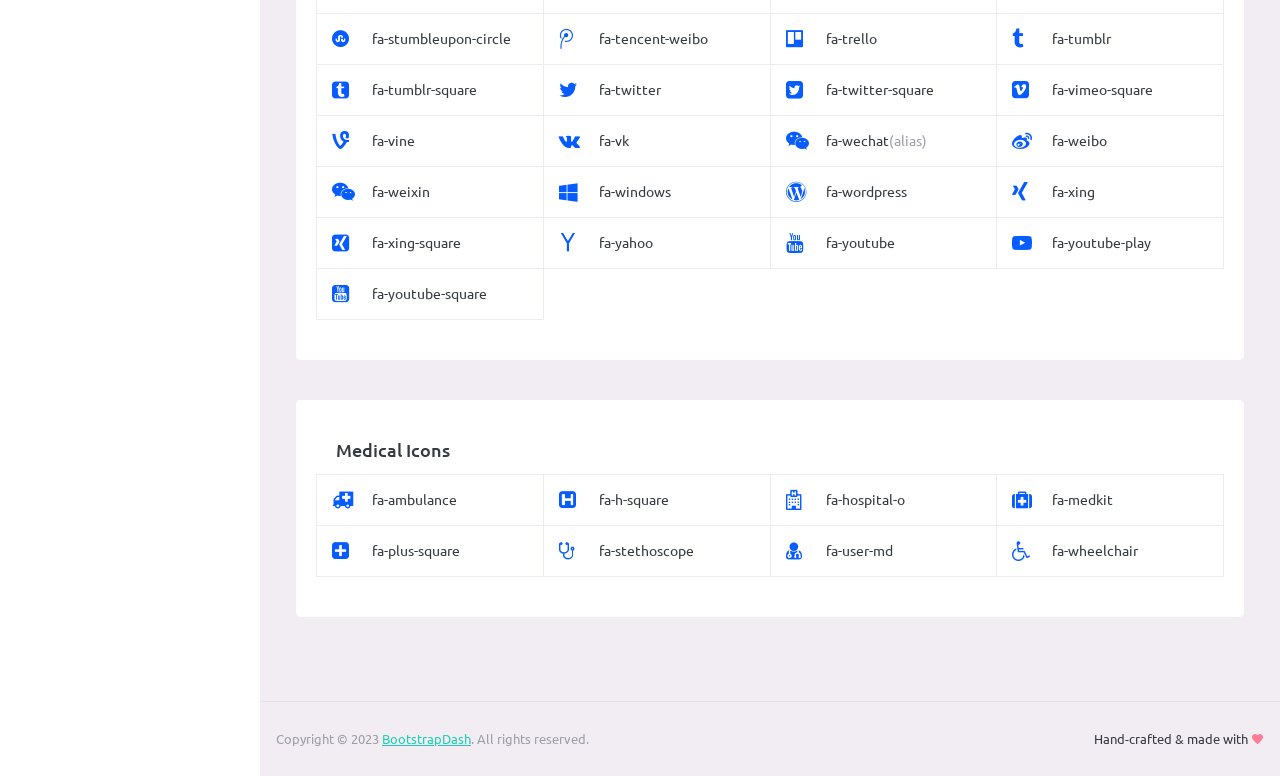
<file: pages/icons/font-awesome.html>
<!DOCTYPE html>
<html lang="en">
  <head>
    <!-- Required meta tags -->
    <meta charset="utf-8">
    <meta name="viewport" content="width=device-width, initial-scale=1, shrink-to-fit=no">
    <title>Purple Admin</title>
    <!-- plugins:css -->
    <link rel="stylesheet" href="../../assets/vendors/mdi/css/materialdesignicons.min.css">
    <link rel="stylesheet" href="../../assets/vendors/ti-icons/css/themify-icons.css">
    <link rel="stylesheet" href="../../assets/vendors/css/vendor.bundle.base.css">
    <link rel="stylesheet" href="../../assets/vendors/font-awesome/css/font-awesome.min.css">
    <!-- endinject -->
    <!-- Plugin css for this page -->
    <link rel="stylesheet" href="../../assets/vendors/font-awesome/css/font-awesome.min.css" />
    <!-- End plugin css for this page -->
    <!-- inject:css -->
    <!-- endinject -->
    <!-- Layout styles -->
    <link rel="stylesheet" href="../../assets/css/style.css">
    <!-- End layout styles -->
    <link rel="shortcut icon" href="../../assets/images/favicon.png" />
  </head>
  <body>
    <div class="container-scroller">
      <!-- partial:../../partials/_navbar.html -->
      <nav class="navbar default-layout-navbar col-lg-12 col-12 p-0 fixed-top d-flex flex-row">
        <div class="text-center navbar-brand-wrapper d-flex align-items-center justify-content-start">
          <a class="navbar-brand brand-logo" href="../../index.html"><img src="../../assets/images/logo.svg" alt="logo" /></a>
          <a class="navbar-brand brand-logo-mini" href="../../index.html"><img src="../../assets/images/logo-mini.svg" alt="logo" /></a>
        </div>
        <div class="navbar-menu-wrapper d-flex align-items-stretch">
          <button class="navbar-toggler navbar-toggler align-self-center" type="button" data-toggle="minimize">
            <span class="mdi mdi-menu"></span>
          </button>
          <div class="search-field d-none d-md-block">
            <form class="d-flex align-items-center h-100" action="#">
              <div class="input-group">
                <div class="input-group-prepend bg-transparent">
                  <i class="input-group-text border-0 mdi mdi-magnify"></i>
                </div>
                <input type="text" class="form-control bg-transparent border-0" placeholder="Search projects">
              </div>
            </form>
          </div>
          <ul class="navbar-nav navbar-nav-right">
            <li class="nav-item nav-profile dropdown">
              <a class="nav-link dropdown-toggle" id="profileDropdown" href="#" data-bs-toggle="dropdown" aria-expanded="false">
                <div class="nav-profile-img">
                  <img src="../../assets/images/faces/face1.jpg" alt="image">
                  <span class="availability-status online"></span>
                </div>
                <div class="nav-profile-text">
                  <p class="mb-1 text-black">David Greymaax</p>
                </div>
              </a>
              <div class="dropdown-menu navbar-dropdown" aria-labelledby="profileDropdown">
                <a class="dropdown-item" href="#">
                  <i class="mdi mdi-cached me-2 text-success"></i> Activity Log </a>
                <div class="dropdown-divider"></div>
                <a class="dropdown-item" href="#">
                  <i class="mdi mdi-logout me-2 text-primary"></i> Signout </a>
              </div>
            </li>
            <li class="nav-item d-none d-lg-block full-screen-link">
              <a class="nav-link">
                <i class="mdi mdi-fullscreen" id="fullscreen-button"></i>
              </a>
            </li>
            <li class="nav-item dropdown">
              <a class="nav-link count-indicator dropdown-toggle" id="messageDropdown" href="#" data-bs-toggle="dropdown" aria-expanded="false">
                <i class="mdi mdi-email-outline"></i>
                <span class="count-symbol bg-warning"></span>
              </a>
              <div class="dropdown-menu dropdown-menu-end navbar-dropdown preview-list" aria-labelledby="messageDropdown">
                <h6 class="p-3 mb-0">Messages</h6>
                <div class="dropdown-divider"></div>
                <a class="dropdown-item preview-item">
                  <div class="preview-thumbnail">
                    <img src="../../assets/images/faces/face4.jpg" alt="image" class="profile-pic">
                  </div>
                  <div class="preview-item-content d-flex align-items-start flex-column justify-content-center">
                    <h6 class="preview-subject ellipsis mb-1 font-weight-normal">Mark send you a message</h6>
                    <p class="text-gray mb-0"> 1 Minutes ago </p>
                  </div>
                </a>
                <div class="dropdown-divider"></div>
                <a class="dropdown-item preview-item">
                  <div class="preview-thumbnail">
                    <img src="../../assets/images/faces/face2.jpg" alt="image" class="profile-pic">
                  </div>
                  <div class="preview-item-content d-flex align-items-start flex-column justify-content-center">
                    <h6 class="preview-subject ellipsis mb-1 font-weight-normal">Cregh send you a message</h6>
                    <p class="text-gray mb-0"> 15 Minutes ago </p>
                  </div>
                </a>
                <div class="dropdown-divider"></div>
                <a class="dropdown-item preview-item">
                  <div class="preview-thumbnail">
                    <img src="../../assets/images/faces/face3.jpg" alt="image" class="profile-pic">
                  </div>
                  <div class="preview-item-content d-flex align-items-start flex-column justify-content-center">
                    <h6 class="preview-subject ellipsis mb-1 font-weight-normal">Profile picture updated</h6>
                    <p class="text-gray mb-0"> 18 Minutes ago </p>
                  </div>
                </a>
                <div class="dropdown-divider"></div>
                <h6 class="p-3 mb-0 text-center">4 new messages</h6>
              </div>
            </li>
            <li class="nav-item dropdown">
              <a class="nav-link count-indicator dropdown-toggle" id="notificationDropdown" href="#" data-bs-toggle="dropdown">
                <i class="mdi mdi-bell-outline"></i>
                <span class="count-symbol bg-danger"></span>
              </a>
              <div class="dropdown-menu dropdown-menu-end navbar-dropdown preview-list" aria-labelledby="notificationDropdown">
                <h6 class="p-3 mb-0">Notifications</h6>
                <div class="dropdown-divider"></div>
                <a class="dropdown-item preview-item">
                  <div class="preview-thumbnail">
                    <div class="preview-icon bg-success">
                      <i class="mdi mdi-calendar"></i>
                    </div>
                  </div>
                  <div class="preview-item-content d-flex align-items-start flex-column justify-content-center">
                    <h6 class="preview-subject font-weight-normal mb-1">Event today</h6>
                    <p class="text-gray ellipsis mb-0"> Just a reminder that you have an event today </p>
                  </div>
                </a>
                <div class="dropdown-divider"></div>
                <a class="dropdown-item preview-item">
                  <div class="preview-thumbnail">
                    <div class="preview-icon bg-warning">
                      <i class="mdi mdi-cog"></i>
                    </div>
                  </div>
                  <div class="preview-item-content d-flex align-items-start flex-column justify-content-center">
                    <h6 class="preview-subject font-weight-normal mb-1">Settings</h6>
                    <p class="text-gray ellipsis mb-0"> Update dashboard </p>
                  </div>
                </a>
                <div class="dropdown-divider"></div>
                <a class="dropdown-item preview-item">
                  <div class="preview-thumbnail">
                    <div class="preview-icon bg-info">
                      <i class="mdi mdi-link-variant"></i>
                    </div>
                  </div>
                  <div class="preview-item-content d-flex align-items-start flex-column justify-content-center">
                    <h6 class="preview-subject font-weight-normal mb-1">Launch Admin</h6>
                    <p class="text-gray ellipsis mb-0"> New admin wow! </p>
                  </div>
                </a>
                <div class="dropdown-divider"></div>
                <h6 class="p-3 mb-0 text-center">See all notifications</h6>
              </div>
            </li>
            <li class="nav-item nav-logout d-none d-lg-block">
              <a class="nav-link" href="#">
                <i class="mdi mdi-power"></i>
              </a>
            </li>
            <li class="nav-item nav-settings d-none d-lg-block">
              <a class="nav-link" href="#">
                <i class="mdi mdi-format-line-spacing"></i>
              </a>
            </li>
          </ul>
          <button class="navbar-toggler navbar-toggler-right d-lg-none align-self-center" type="button" data-toggle="offcanvas">
            <span class="mdi mdi-menu"></span>
          </button>
        </div>
      </nav>
      <!-- partial -->
      <div class="container-fluid page-body-wrapper">
        <!-- partial:../../partials/_sidebar.html -->
        <nav class="sidebar sidebar-offcanvas" id="sidebar">
          <ul class="nav">
            <li class="nav-item nav-profile">
              <a href="#" class="nav-link">
                <div class="nav-profile-image">
                  <img src="../../assets/images/faces/face1.jpg" alt="profile" />
                  <span class="login-status online"></span>
                  <!--change to offline or busy as needed-->
                </div>
                <div class="nav-profile-text d-flex flex-column">
                  <span class="font-weight-bold mb-2">David Grey. H</span>
                  <span class="text-secondary text-small">Project Manager</span>
                </div>
                <i class="mdi mdi-bookmark-check text-success nav-profile-badge"></i>
              </a>
            </li>
            <li class="nav-item">
              <a class="nav-link" href="../../index.html">
                <span class="menu-title">Dashboard</span>
                <i class="mdi mdi-home menu-icon"></i>
              </a>
            </li>
            <li class="nav-item">
              <a class="nav-link" data-bs-toggle="collapse" href="#ui-basic" aria-expanded="false" aria-controls="ui-basic">
                <span class="menu-title">Basic UI Elements</span>
                <i class="menu-arrow"></i>
                <i class="mdi mdi-crosshairs-gps menu-icon"></i>
              </a>
              <div class="collapse" id="ui-basic">
                <ul class="nav flex-column sub-menu">
                  <li class="nav-item">
                    <a class="nav-link" href="../../pages/ui-features/buttons.html">Buttons</a>
                  </li>
                  <li class="nav-item">
                    <a class="nav-link" href="../../pages/ui-features/dropdowns.html">Dropdowns</a>
                  </li>
                  <li class="nav-item">
                    <a class="nav-link" href="../../pages/ui-features/typography.html">Typography</a>
                  </li>
                </ul>
              </div>
            </li>
            <li class="nav-item">
              <a class="nav-link" data-bs-toggle="collapse" href="#icons" aria-expanded="false" aria-controls="icons">
                <span class="menu-title">Icons</span>
                <i class="mdi mdi-contacts menu-icon"></i>
              </a>
              <div class="collapse" id="icons">
                <ul class="nav flex-column sub-menu">
                  <li class="nav-item">
                    <a class="nav-link" href="../../pages/icons/font-awesome.html">Font Awesome</a>
                  </li>
                </ul>
              </div>
            </li>
            <li class="nav-item">
              <a class="nav-link" data-bs-toggle="collapse" href="#forms" aria-expanded="false" aria-controls="forms">
                <span class="menu-title">Forms</span>
                <i class="mdi mdi-format-list-bulleted menu-icon"></i>
              </a>
              <div class="collapse" id="forms">
                <ul class="nav flex-column sub-menu">
                  <li class="nav-item">
                    <a class="nav-link" href="../../pages/forms/basic_elements.html">Form Elements</a>
                  </li>
                </ul>
              </div>
            </li>
            <li class="nav-item">
              <a class="nav-link" data-bs-toggle="collapse" href="#charts" aria-expanded="false" aria-controls="charts">
                <span class="menu-title">Charts</span>
                <i class="mdi mdi-chart-bar menu-icon"></i>
              </a>
              <div class="collapse" id="charts">
                <ul class="nav flex-column sub-menu">
                  <li class="nav-item">
                    <a class="nav-link" href="../../pages/charts/chartjs.html">ChartJs</a>
                  </li>
                </ul>
              </div>
            </li>
            <li class="nav-item">
              <a class="nav-link" data-bs-toggle="collapse" href="#tables" aria-expanded="false" aria-controls="tables">
                <span class="menu-title">Tables</span>
                <i class="mdi mdi-table-large menu-icon"></i>
              </a>
              <div class="collapse" id="tables">
                <ul class="nav flex-column sub-menu">
                  <li class="nav-item">
                    <a class="nav-link" href="../../pages/tables/basic-table.html">Basic table</a>
                  </li>
                </ul>
              </div>
            </li>
            <li class="nav-item">
              <a class="nav-link" data-bs-toggle="collapse" href="#auth" aria-expanded="false" aria-controls="auth">
                <span class="menu-title">User Pages</span>
                <i class="menu-arrow"></i>
                <i class="mdi mdi-lock menu-icon"></i>
              </a>
              <div class="collapse" id="auth">
                <ul class="nav flex-column sub-menu">
                  <li class="nav-item">
                    <a class="nav-link" href="../../pages/samples/blank-page.html"> Blank Page </a>
                  </li>
                  <li class="nav-item">
                    <a class="nav-link" href="../../pages/samples/login.html"> Login </a>
                  </li>
                  <li class="nav-item">
                    <a class="nav-link" href="../../pages/samples/register.html"> Register </a>
                  </li>
                  <li class="nav-item">
                    <a class="nav-link" href="../../pages/samples/error-404.html"> 404 </a>
                  </li>
                  <li class="nav-item">
                    <a class="nav-link" href="../../pages/samples/error-500.html"> 500 </a>
                  </li>
                </ul>
              </div>
            </li>
            <li class="nav-item">
              <a class="nav-link" href="../../docs/documentation.html" target="_blank">
                <span class="menu-title">Documentation</span>
                <i class="mdi mdi-file-document-box menu-icon"></i>
              </a>
            </li>
          </ul>
        </nav>
        <!-- partial -->
        <div class="main-panel">
          <div class="content-wrapper">
            <div class="page-header">
              <h3 class="page-title"> Font awesome </h3>
              <nav aria-label="breadcrumb">
                <ol class="breadcrumb">
                  <li class="breadcrumb-item"><a href="#">Icons</a></li>
                  <li class="breadcrumb-item active" aria-current="page">Font awesome</li>
                </ol>
              </nav>
            </div>
            <div class="row">
              <div class="col-lg-12 grid-margin">
                <div class="card">
                  <div class="card-body">
                    <h4 class="card-title">New Icons</h4>
                    <div class="icons-list row">
                      <div class="col-sm-6 col-md-4 col-lg-3"> <i class="fa fa-address-book"></i>fa fa-address-book </div>
                      <div class="col-sm-6 col-md-4 col-lg-3"> <i class="fa fa-address-book-o"></i>fa fa-address-book-o </div>
                      <div class="col-sm-6 col-md-4 col-lg-3"> <i class="fa fa-address-card"></i>fa fa-address-card </div>
                      <div class="col-sm-6 col-md-4 col-lg-3"> <i class="fa fa-address-card-o"></i>fa fa-address-card-o </div>
                      <div class="col-sm-6 col-md-4 col-lg-3"> <i class="fa fa-bandcamp"></i>fa fa-bandcamp </div>
                      <div class="col-sm-6 col-md-4 col-lg-3"> <i class="fa fa-bath"></i>fa fa-bath </div>
                      <div class="col-sm-6 col-md-4 col-lg-3"> <i class="fa fa-bathtub"></i>fa fa-bathtub </div>
                      <div class="col-sm-6 col-md-4 col-lg-3"> <i class="fa fa-drivers-license"></i>fa fa-drivers-license </div>
                      <div class="col-sm-6 col-md-4 col-lg-3"> <i class="fa fa-drivers-license-o"></i>fa fa-drivers-license-o </div>
                      <div class="col-sm-6 col-md-4 col-lg-3"> <i class="fa fa-eercast"></i>fa fa-eercast </div>
                      <div class="col-sm-6 col-md-4 col-lg-3"> <i class="fa fa-envelope-open"></i>fa fa-envelope-open </div>
                      <div class="col-sm-6 col-md-4 col-lg-3"> <i class="fa fa-envelope-open-o"></i>fa fa-envelope-open-o </div>
                      <div class="col-sm-6 col-md-4 col-lg-3"> <i class="fa fa-etsy"></i>fa fa-etsy </div>
                      <div class="col-sm-6 col-md-4 col-lg-3"> <i class="fa fa-free-code-camp"></i>fa fa-free-code-camp </div>
                      <div class="col-sm-6 col-md-4 col-lg-3"> <i class="fa fa-grav"></i>fa fa-grav </div>
                      <div class="col-sm-6 col-md-4 col-lg-3"> <i class="fa fa-handshake-o"></i>fa fa-handshake-o </div>
                      <div class="col-sm-6 col-md-4 col-lg-3"> <i class="fa fa-id-badge"></i>fa fa-id-badge </div>
                      <div class="col-sm-6 col-md-4 col-lg-3"> <i class="fa fa-id-card"></i>fa fa-id-card </div>
                      <div class="col-sm-6 col-md-4 col-lg-3"> <i class="fa fa-id-card-o"></i>fa fa-id-card-o </div>
                      <div class="col-sm-6 col-md-4 col-lg-3"> <i class="fa fa-imdb"></i>fa fa-imdb </div>
                      <div class="col-sm-6 col-md-4 col-lg-3"> <i class="fa fa-linode"></i> fa fa-linode </div>
                      <div class="col-sm-6 col-md-4 col-lg-3"> <i class="fa fa-meetup"></i>fa fa-meetup </div>
                      <div class="col-sm-6 col-md-4 col-lg-3"> <i class="fa fa-microchip"></i>fa fa-microchip </div>
                      <div class="col-sm-6 col-md-4 col-lg-3"> <i class="fa fa-podcast"></i>fa fa-podcast </div>
                      <div class="col-sm-6 col-md-4 col-lg-3"> <i class="fa fa-quora"></i>fa fa-quora </div>
                      <div class="col-sm-6 col-md-4 col-lg-3"> <i class="fa fa-ravelry"></i>fa fa-ravelry </div>
                      <div class="col-sm-6 col-md-4 col-lg-3"> <i class="fa fa-s15"></i>fa fa-s15 </div>
                      <div class="col-sm-6 col-md-4 col-lg-3"> <i class="fa fa-shower"></i>fa fa-shower </div>
                      <div class="col-sm-6 col-md-4 col-lg-3"> <i class="fa fa-snowflake-o"></i>fa fa-snowflake-o </div>
                      <div class="col-sm-6 col-md-4 col-lg-3"> <i class="fa fa-superpowers"></i>fa fa-superpowers </div>
                      <div class="col-sm-6 col-md-4 col-lg-3"> <i class="fa fa-telegram"></i>fa fa-telegram </div>
                      <div class="col-sm-6 col-md-4 col-lg-3"> <i class="fa fa-thermometer"></i>fa fa-thermometer </div>
                      <div class="col-sm-6 col-md-4 col-lg-3"> <i class="fa fa-thermometer-0"></i>fa fa-thermometer-0 </div>
                      <div class="col-sm-6 col-md-4 col-lg-3"> <i class="fa fa-thermometer-1"></i>fa fa-thermometer-1 </div>
                      <div class="col-sm-6 col-md-4 col-lg-3"> <i class="fa fa-thermometer-2"></i>fa fa-thermometer-2 </div>
                      <div class="col-sm-6 col-md-4 col-lg-3"> <i class="fa fa-thermometer-3"></i>fa fa-thermometer-3 </div>
                      <div class="col-sm-6 col-md-4 col-lg-3"> <i class="fa fa-thermometer-4"></i>fa fa-thermometer-4 </div>
                      <div class="col-sm-6 col-md-4 col-lg-3"> <i class="fa fa-thermometer-empty"></i>fa fa-thermometer-empty </div>
                      <div class="col-sm-6 col-md-4 col-lg-3"> <i class="fa fa-thermometer-full"></i>fa fa-thermometer-full </div>
                      <div class="col-sm-6 col-md-4 col-lg-3"> <i class="fa fa-thermometer-half"></i>fa fa-thermometer-half </div>
                      <div class="col-sm-6 col-md-4 col-lg-3"> <i class="fa fa-thermometer-quarter"></i>fa fa-thermometer-quarter </div>
                      <div class="col-sm-6 col-md-4 col-lg-3"> <i class="fa fa-thermometer-three-quarters"></i>fa fa-thermometer-three-quarters </div>
                      <div class="col-sm-6 col-md-4 col-lg-3"> <i class="fa fa-times-rectangle"></i>fa fa-times-rectangle </div>
                      <div class="col-sm-6 col-md-4 col-lg-3"> <i class="fa fa-times-rectangle-o"></i>fa fa-times-rectangle-o </div>
                      <div class="col-sm-6 col-md-4 col-lg-3"> <i class="fa fa-user-circle"></i>fa fa-user-circle </div>
                      <div class="col-sm-6 col-md-4 col-lg-3"> <i class="fa fa-user-circle-o"></i>fa fa-user-circle-o </div>
                      <div class="col-sm-6 col-md-4 col-lg-3"> <i class="fa fa-user-o"></i>fa fa-user-o </div>
                      <div class="col-sm-6 col-md-4 col-lg-3"> <i class="fa fa-vcard"></i>fa fa-vcard </div>
                      <div class="col-sm-6 col-md-4 col-lg-3"> <i class="fa fa-vcard-o"></i>fa fa-vcard-o </div>
                      <div class="col-sm-6 col-md-4 col-lg-3"> <i class="fa fa-window-close"></i>fa fa-window-close </div>
                      <div class="col-sm-6 col-md-4 col-lg-3"> <i class="fa fa-window-close-o"></i>fa fa-window-close-o </div>
                      <div class="col-sm-6 col-md-4 col-lg-3"> <i class="fa fa-window-maximize"></i>fa fa-window-maximize </div>
                      <div class="col-sm-6 col-md-4 col-lg-3"> <i class="fa fa-window-minimize"></i>fa fa-window-minimize </div>
                      <div class="col-sm-6 col-md-4 col-lg-3"> <i class="fa fa-window-restore"></i>fa fa-window-restore </div>
                      <div class="col-sm-6 col-md-4 col-lg-3"> <i class="fa fa-wpexplorer"></i>fa fa-wpexplorer </div>
                    </div>
                  </div>
                </div>
              </div>
              <div class="col-lg-12 grid-margin">
                <div class="card">
                  <div class="card-body">
                    <h4 class="card-title">Web Application Icons</h4>
                    <div class="icons-list row">
                      <div class="col-sm-6 col-md-4 col-lg-3"><i class="fa fa-adjust"></i> fa-adjust</div>
                      <div class="col-sm-6 col-md-4 col-lg-3"><i class="fa fa-anchor"></i> fa-anchor</div>
                      <div class="col-sm-6 col-md-4 col-lg-3"><i class="fa fa-archive"></i> fa-archive</div>
                      <div class="col-sm-6 col-md-4 col-lg-3"><i class="fa fa-arrows"></i> fa-arrows</div>
                      <div class="col-sm-6 col-md-4 col-lg-3"><i class="fa fa-arrows-h"></i> fa-arrows-h</div>
                      <div class="col-sm-6 col-md-4 col-lg-3"><i class="fa fa-arrows-v"></i> fa-arrows-v</div>
                      <div class="col-sm-6 col-md-4 col-lg-3"><i class="fa fa-asterisk"></i> fa-asterisk</div>
                      <div class="col-sm-6 col-md-4 col-lg-3"><i class="fa fa-automobile"></i> fa-automobile <span class="text-muted">(alias)</span> </div>
                      <div class="col-sm-6 col-md-4 col-lg-3"><i class="fa fa-ban"></i> fa-ban</div>
                      <div class="col-sm-6 col-md-4 col-lg-3"><i class="fa fa-bank"></i> fa-bank <span class="text-muted">(alias)</span> </div>
                      <div class="col-sm-6 col-md-4 col-lg-3"><i class="fa fa-bar-chart-o"></i> fa-bar-chart-o</div>
                      <div class="col-sm-6 col-md-4 col-lg-3"><i class="fa fa-barcode"></i> fa-barcode</div>
                      <div class="col-sm-6 col-md-4 col-lg-3"><i class="fa fa-bars"></i> fa-bars</div>
                      <div class="col-sm-6 col-md-4 col-lg-3"><i class="fa fa-beer"></i> fa-beer</div>
                      <div class="col-sm-6 col-md-4 col-lg-3"><i class="fa fa-bell"></i> fa-bell</div>
                      <div class="col-sm-6 col-md-4 col-lg-3"><i class="fa fa-bell-o"></i> fa-bell-o</div>
                      <div class="col-sm-6 col-md-4 col-lg-3"><i class="fa fa-bolt"></i> fa-bolt</div>
                      <div class="col-sm-6 col-md-4 col-lg-3"><i class="fa fa-bomb"></i> fa-bomb</div>
                      <div class="col-sm-6 col-md-4 col-lg-3"><i class="fa fa-book"></i> fa-book</div>
                      <div class="col-sm-6 col-md-4 col-lg-3"><i class="fa fa-bookmark"></i> fa-bookmark</div>
                      <div class="col-sm-6 col-md-4 col-lg-3"><i class="fa fa-bookmark-o"></i> fa-bookmark-o</div>
                      <div class="col-sm-6 col-md-4 col-lg-3"><i class="fa fa-briefcase"></i> fa-briefcase</div>
                      <div class="col-sm-6 col-md-4 col-lg-3"><i class="fa fa-bug"></i> fa-bug</div>
                      <div class="col-sm-6 col-md-4 col-lg-3"><i class="fa fa-building"></i> fa-building</div>
                      <div class="col-sm-6 col-md-4 col-lg-3"><i class="fa fa-building-o"></i> fa-building-o</div>
                      <div class="col-sm-6 col-md-4 col-lg-3"><i class="fa fa-bullhorn"></i> fa-bullhorn</div>
                      <div class="col-sm-6 col-md-4 col-lg-3"><i class="fa fa-bullseye"></i> fa-bullseye</div>
                      <div class="col-sm-6 col-md-4 col-lg-3"><i class="fa fa-cab"></i> fa-cab <span class="text-muted">(alias)</span> </div>
                      <div class="col-sm-6 col-md-4 col-lg-3"><i class="fa fa-calendar"></i> fa-calendar</div>
                      <div class="col-sm-6 col-md-4 col-lg-3"><i class="fa fa-calendar-o"></i> fa-calendar-o</div>
                      <div class="col-sm-6 col-md-4 col-lg-3"><i class="fa fa-camera"></i> fa-camera</div>
                      <div class="col-sm-6 col-md-4 col-lg-3"><i class="fa fa-camera-retro"></i> fa-camera-retro</div>
                      <div class="col-sm-6 col-md-4 col-lg-3"><i class="fa fa-car"></i> fa-car</div>
                      <div class="col-sm-6 col-md-4 col-lg-3"><i class="fa fa-caret-square-o-down"></i> fa-caret-square-o-down</div>
                      <div class="col-sm-6 col-md-4 col-lg-3"><i class="fa fa-caret-square-o-left"></i> fa-caret-square-o-left</div>
                      <div class="col-sm-6 col-md-4 col-lg-3"><i class="fa fa-caret-square-o-right"></i> fa-caret-square-o-right</div>
                      <div class="col-sm-6 col-md-4 col-lg-3"><i class="fa fa-caret-square-o-up"></i> fa-caret-square-o-up </div>
                      <div class="col-sm-6 col-md-4 col-lg-3"><i class="fa fa-certificate"></i> fa-certificate</div>
                      <div class="col-sm-6 col-md-4 col-lg-3"><i class="fa fa-check"></i> fa-check</div>
                      <div class="col-sm-6 col-md-4 col-lg-3"><i class="fa fa-check-circle"></i> fa-check-circle</div>
                      <div class="col-sm-6 col-md-4 col-lg-3"><i class="fa fa-check-circle-o"></i> fa-check-circle-o</div>
                      <div class="col-sm-6 col-md-4 col-lg-3"><i class="fa fa-check-square"></i> fa-check-square</div>
                      <div class="col-sm-6 col-md-4 col-lg-3"><i class="fa fa-check-square-o"></i> fa-check-square-o</div>
                      <div class="col-sm-6 col-md-4 col-lg-3"><i class="fa fa-child"></i> fa-child</div>
                      <div class="col-sm-6 col-md-4 col-lg-3"><i class="fa fa-circle"></i> fa-circle</div>
                      <div class="col-sm-6 col-md-4 col-lg-3"><i class="fa fa-circle-o"></i> fa-circle-o</div>
                      <div class="col-sm-6 col-md-4 col-lg-3"><i class="fa fa-circle-o-notch"></i> fa-circle-o-notch</div>
                      <div class="col-sm-6 col-md-4 col-lg-3"><i class="fa fa-circle-thin"></i> fa-circle-thin</div>
                      <div class="col-sm-6 col-md-4 col-lg-3"><i class="fa fa-clock-o"></i> fa-clock-o</div>
                      <div class="col-sm-6 col-md-4 col-lg-3"><i class="fa fa-cloud"></i> fa-cloud</div>
                      <div class="col-sm-6 col-md-4 col-lg-3"><i class="fa fa-cloud-download"></i> fa-cloud-download</div>
                      <div class="col-sm-6 col-md-4 col-lg-3"><i class="fa fa-cloud-upload"></i> fa-cloud-upload</div>
                      <div class="col-sm-6 col-md-4 col-lg-3"><i class="fa fa-code"></i> fa-code</div>
                      <div class="col-sm-6 col-md-4 col-lg-3"><i class="fa fa-code-fork"></i> fa-code-fork</div>
                      <div class="col-sm-6 col-md-4 col-lg-3"><i class="fa fa-coffee"></i> fa-coffee</div>
                      <div class="col-sm-6 col-md-4 col-lg-3"><i class="fa fa-cog"></i> fa-cog</div>
                      <div class="col-sm-6 col-md-4 col-lg-3"><i class="fa fa-cogs"></i> fa-cogs</div>
                      <div class="col-sm-6 col-md-4 col-lg-3"><i class="fa fa-comment"></i> fa-comment</div>
                      <div class="col-sm-6 col-md-4 col-lg-3"><i class="fa fa-comment-o"></i> fa-comment-o</div>
                      <div class="col-sm-6 col-md-4 col-lg-3"><i class="fa fa-comments"></i> fa-comments</div>
                      <div class="col-sm-6 col-md-4 col-lg-3"><i class="fa fa-comments-o"></i> fa-comments-o</div>
                      <div class="col-sm-6 col-md-4 col-lg-3"><i class="fa fa-compass"></i> fa-compass</div>
                      <div class="col-sm-6 col-md-4 col-lg-3"><i class="fa fa-credit-card"></i> fa-credit-card</div>
                      <div class="col-sm-6 col-md-4 col-lg-3"><i class="fa fa-crop"></i> fa-crop</div>
                      <div class="col-sm-6 col-md-4 col-lg-3"><i class="fa fa-crosshairs"></i> fa-crosshairs</div>
                      <div class="col-sm-6 col-md-4 col-lg-3"><i class="fa fa-cube"></i> fa-cube</div>
                      <div class="col-sm-6 col-md-4 col-lg-3"><i class="fa fa-cubes"></i> fa-cubes</div>
                      <div class="col-sm-6 col-md-4 col-lg-3"><i class="fa fa-cutlery"></i> fa-cutlery</div>
                      <div class="col-sm-6 col-md-4 col-lg-3"><i class="fa fa-dashboard"></i> fa-dashboard <span class="text-muted">(alias)</span> </div>
                      <div class="col-sm-6 col-md-4 col-lg-3"><i class="fa fa-database"></i> fa-database</div>
                      <div class="col-sm-6 col-md-4 col-lg-3"><i class="fa fa-desktop"></i> fa-desktop</div>
                      <div class="col-sm-6 col-md-4 col-lg-3"><i class="fa fa-dot-circle-o"></i> fa-dot-circle-o</div>
                      <div class="col-sm-6 col-md-4 col-lg-3"><i class="fa fa-download"></i> fa-download</div>
                      <div class="col-sm-6 col-md-4 col-lg-3"><i class="fa fa-edit"></i> fa-edit <span class="text-muted">(alias)</span> </div>
                      <div class="col-sm-6 col-md-4 col-lg-3"><i class="fa fa-ellipsis-h"></i> fa-ellipsis-h</div>
                      <div class="col-sm-6 col-md-4 col-lg-3"><i class="fa fa-ellipsis-v"></i> fa-ellipsis-v</div>
                      <div class="col-sm-6 col-md-4 col-lg-3"><i class="fa fa-envelope"></i> fa-envelope</div>
                      <div class="col-sm-6 col-md-4 col-lg-3"><i class="fa fa-envelope-o"></i> fa-envelope-o</div>
                      <div class="col-sm-6 col-md-4 col-lg-3"><i class="fa fa-envelope-square"></i> fa-envelope-square </div>
                      <div class="col-sm-6 col-md-4 col-lg-3"><i class="fa fa-eraser"></i> fa-eraser</div>
                      <div class="col-sm-6 col-md-4 col-lg-3"><i class="fa fa-exchange"></i> fa-exchange</div>
                      <div class="col-sm-6 col-md-4 col-lg-3"><i class="fa fa-exclamation"></i> fa-exclamation</div>
                      <div class="col-sm-6 col-md-4 col-lg-3"><i class="fa fa-exclamation-circle"></i> fa-exclamation-circle</div>
                      <div class="col-sm-6 col-md-4 col-lg-3"><i class="fa fa-exclamation-triangle"></i> fa-exclamation-triangle</div>
                      <div class="col-sm-6 col-md-4 col-lg-3"><i class="fa fa-external-link"></i> fa-external-link</div>
                      <div class="col-sm-6 col-md-4 col-lg-3"><i class="fa fa-external-link-square"></i> fa-external-link-square</div>
                      <div class="col-sm-6 col-md-4 col-lg-3"><i class="fa fa-eye"></i> fa-eye</div>
                      <div class="col-sm-6 col-md-4 col-lg-3"><i class="fa fa-eye-slash"></i> fa-eye-slash</div>
                      <div class="col-sm-6 col-md-4 col-lg-3"><i class="fa fa-fax"></i> fa-fax</div>
                      <div class="col-sm-6 col-md-4 col-lg-3"><i class="fa fa-female"></i> fa-female</div>
                      <div class="col-sm-6 col-md-4 col-lg-3"><i class="fa fa-fighter-jet"></i> fa-fighter-jet</div>
                      <div class="col-sm-6 col-md-4 col-lg-3"><i class="fa fa-file-archive-o"></i> fa-file-archive-o</div>
                      <div class="col-sm-6 col-md-4 col-lg-3"><i class="fa fa-file-audio-o"></i> fa-file-audio-o</div>
                      <div class="col-sm-6 col-md-4 col-lg-3"><i class="fa fa-file-code-o"></i> fa-file-code-o</div>
                      <div class="col-sm-6 col-md-4 col-lg-3"><i class="fa fa-file-excel-o"></i> fa-file-excel-o</div>
                      <div class="col-sm-6 col-md-4 col-lg-3"><i class="fa fa-file-image-o"></i> fa-file-image-o</div>
                      <div class="col-sm-6 col-md-4 col-lg-3"><i class="fa fa-file-movie-o"></i> fa-file-movie-o <span class="text-muted">(alias)</span> </div>
                      <div class="col-sm-6 col-md-4 col-lg-3"><i class="fa fa-file-pdf-o"></i> fa-file-pdf-o</div>
                      <div class="col-sm-6 col-md-4 col-lg-3"><i class="fa fa-file-photo-o"></i> fa-file-photo-o <span class="text-muted">(alias)</span> </div>
                      <div class="col-sm-6 col-md-4 col-lg-3"><i class="fa fa-file-picture-o"></i> fa-file-picture-o <span class="text-muted">(alias)</span> </div>
                      <div class="col-sm-6 col-md-4 col-lg-3"><i class="fa fa-file-powerpoint-o"></i> fa-file-powerpoint-o </div>
                      <div class="col-sm-6 col-md-4 col-lg-3"><i class="fa fa-file-sound-o"></i> fa-file-sound-o <span class="text-muted">(alias)</span> </div>
                      <div class="col-sm-6 col-md-4 col-lg-3"><i class="fa fa-file-video-o"></i> fa-file-video-o</div>
                      <div class="col-sm-6 col-md-4 col-lg-3"><i class="fa fa-file-word-o"></i> fa-file-word-o</div>
                      <div class="col-sm-6 col-md-4 col-lg-3"><i class="fa fa-file-zip-o"></i> fa-file-zip-o <span class="text-muted">(alias)</span> </div>
                      <div class="col-sm-6 col-md-4 col-lg-3"><i class="fa fa-film"></i> fa-film</div>
                      <div class="col-sm-6 col-md-4 col-lg-3"><i class="fa fa-filter"></i> fa-filter</div>
                      <div class="col-sm-6 col-md-4 col-lg-3"><i class="fa fa-fire"></i> fa-fire</div>
                      <div class="col-sm-6 col-md-4 col-lg-3"><i class="fa fa-fire-extinguisher"></i> fa-fire-extinguisher </div>
                      <div class="col-sm-6 col-md-4 col-lg-3"><i class="fa fa-flag"></i> fa-flag</div>
                      <div class="col-sm-6 col-md-4 col-lg-3"><i class="fa fa-flag-checkered"></i> fa-flag-checkered</div>
                      <div class="col-sm-6 col-md-4 col-lg-3"><i class="fa fa-flag-o"></i> fa-flag-o</div>
                      <div class="col-sm-6 col-md-4 col-lg-3"><i class="fa fa-flash"></i> fa-flash <span class="text-muted">(alias)</span> </div>
                      <div class="col-sm-6 col-md-4 col-lg-3"><i class="fa fa-flask"></i> fa-flask</div>
                      <div class="col-sm-6 col-md-4 col-lg-3"><i class="fa fa-folder"></i> fa-folder</div>
                      <div class="col-sm-6 col-md-4 col-lg-3"><i class="fa fa-folder-o"></i> fa-folder-o</div>
                      <div class="col-sm-6 col-md-4 col-lg-3"><i class="fa fa-folder-open"></i> fa-folder-open</div>
                      <div class="col-sm-6 col-md-4 col-lg-3"><i class="fa fa-folder-open-o"></i> fa-folder-open-o</div>
                      <div class="col-sm-6 col-md-4 col-lg-3"><i class="fa fa-frown-o"></i> fa-frown-o</div>
                      <div class="col-sm-6 col-md-4 col-lg-3"><i class="fa fa-gamepad"></i> fa-gamepad</div>
                      <div class="col-sm-6 col-md-4 col-lg-3"><i class="fa fa-gavel"></i> fa-gavel</div>
                      <div class="col-sm-6 col-md-4 col-lg-3"><i class="fa fa-gear"></i> fa-gear <span class="text-muted">(alias)</span> </div>
                      <div class="col-sm-6 col-md-4 col-lg-3"><i class="fa fa-gears"></i> fa-gears <span class="text-muted">(alias)</span> </div>
                      <div class="col-sm-6 col-md-4 col-lg-3"><i class="fa fa-gift"></i> fa-gift</div>
                      <div class="col-sm-6 col-md-4 col-lg-3"><i class="fa fa-glass"></i> fa-glass</div>
                      <div class="col-sm-6 col-md-4 col-lg-3"><i class="fa fa-globe"></i> fa-globe</div>
                      <div class="col-sm-6 col-md-4 col-lg-3"><i class="fa fa-graduation-cap"></i> fa-graduation-cap</div>
                      <div class="col-sm-6 col-md-4 col-lg-3"><i class="fa fa-group"></i> fa-group <span class="text-muted">(alias)</span> </div>
                      <div class="col-sm-6 col-md-4 col-lg-3"><i class="fa fa-hdd-o"></i> fa-hdd-o</div>
                      <div class="col-sm-6 col-md-4 col-lg-3"><i class="fa fa-headphones"></i> fa-headphones</div>
                      <div class="col-sm-6 col-md-4 col-lg-3"><i class="fa fa-heart"></i> fa-heart</div>
                      <div class="col-sm-6 col-md-4 col-lg-3"><i class="fa fa-heart-o"></i> fa-heart-o</div>
                      <div class="col-sm-6 col-md-4 col-lg-3"><i class="fa fa-history"></i> fa-history</div>
                      <div class="col-sm-6 col-md-4 col-lg-3"><i class="fa fa-home"></i> fa-home</div>
                      <div class="col-sm-6 col-md-4 col-lg-3"><i class="fa fa-image"></i> fa-image <span class="text-muted">(alias)</span> </div>
                      <div class="col-sm-6 col-md-4 col-lg-3"><i class="fa fa-inbox"></i> fa-inbox</div>
                      <div class="col-sm-6 col-md-4 col-lg-3"><i class="fa fa-info"></i> fa-info</div>
                      <div class="col-sm-6 col-md-4 col-lg-3"><i class="fa fa-info-circle"></i> fa-info-circle</div>
                      <div class="col-sm-6 col-md-4 col-lg-3"><i class="fa fa-institution"></i> fa-institution <span class="text-muted">(alias)</span> </div>
                      <div class="col-sm-6 col-md-4 col-lg-3"><i class="fa fa-key"></i> fa-key</div>
                      <div class="col-sm-6 col-md-4 col-lg-3"><i class="fa fa-keyboard-o"></i> fa-keyboard-o</div>
                      <div class="col-sm-6 col-md-4 col-lg-3"><i class="fa fa-language"></i> fa-language</div>
                      <div class="col-sm-6 col-md-4 col-lg-3"><i class="fa fa-laptop"></i> fa-laptop</div>
                      <div class="col-sm-6 col-md-4 col-lg-3"><i class="fa fa-leaf"></i> fa-leaf</div>
                      <div class="col-sm-6 col-md-4 col-lg-3"><i class="fa fa-legal"></i> fa-legal <span class="text-muted">(alias)</span> </div>
                      <div class="col-sm-6 col-md-4 col-lg-3"><i class="fa fa-lemon-o"></i> fa-lemon-o</div>
                      <div class="col-sm-6 col-md-4 col-lg-3"><i class="fa fa-level-down"></i> fa-level-down</div>
                      <div class="col-sm-6 col-md-4 col-lg-3"><i class="fa fa-level-up"></i> fa-level-up</div>
                      <div class="col-sm-6 col-md-4 col-lg-3"><i class="fa fa-life-bouy"></i> fa-life-bouy <span class="text-muted">(alias)</span> </div>
                      <div class="col-sm-6 col-md-4 col-lg-3"><i class="fa fa-life-ring"></i> fa-life-ring</div>
                      <div class="col-sm-6 col-md-4 col-lg-3"><i class="fa fa-life-saver"></i> fa-life-saver <span class="text-muted">(alias)</span> </div>
                      <div class="col-sm-6 col-md-4 col-lg-3"><i class="fa fa-lightbulb-o"></i> fa-lightbulb-o</div>
                      <div class="col-sm-6 col-md-4 col-lg-3"><i class="fa fa-location-arrow"></i> fa-location-arrow</div>
                      <div class="col-sm-6 col-md-4 col-lg-3"><i class="fa fa-lock"></i> fa-lock</div>
                      <div class="col-sm-6 col-md-4 col-lg-3"><i class="fa fa-magic"></i> fa-magic</div>
                      <div class="col-sm-6 col-md-4 col-lg-3"><i class="fa fa-magnet"></i> fa-magnet</div>
                      <div class="col-sm-6 col-md-4 col-lg-3"><i class="fa fa-mail-forward"></i> fa-mail-forward <span class="text-muted">(alias)</span> </div>
                      <div class="col-sm-6 col-md-4 col-lg-3"><i class="fa fa-mail-reply"></i> fa-mail-reply <span class="text-muted">(alias)</span> </div>
                      <div class="col-sm-6 col-md-4 col-lg-3"><i class="fa fa-mail-reply-all"></i> fa-mail-reply-all <span class="text-muted">(alias)</span> </div>
                      <div class="col-sm-6 col-md-4 col-lg-3"><i class="fa fa-male"></i> fa-male</div>
                      <div class="col-sm-6 col-md-4 col-lg-3"><i class="fa fa-map-marker"></i> fa-map-marker</div>
                      <div class="col-sm-6 col-md-4 col-lg-3"><i class="fa fa-meh-o"></i> fa-meh-o</div>
                      <div class="col-sm-6 col-md-4 col-lg-3"><i class="fa fa-microphone"></i> fa-microphone</div>
                      <div class="col-sm-6 col-md-4 col-lg-3"><i class="fa fa-microphone-slash"></i> fa-microphone-slash </div>
                      <div class="col-sm-6 col-md-4 col-lg-3"><i class="fa fa-minus"></i> fa-minus</div>
                      <div class="col-sm-6 col-md-4 col-lg-3"><i class="fa fa-minus-circle"></i> fa-minus-circle</div>
                      <div class="col-sm-6 col-md-4 col-lg-3"><i class="fa fa-minus-square"></i> fa-minus-square</div>
                      <div class="col-sm-6 col-md-4 col-lg-3"><i class="fa fa-minus-square-o"></i> fa-minus-square-o</div>
                      <div class="col-sm-6 col-md-4 col-lg-3"><i class="fa fa-mobile"></i> fa-mobile</div>
                      <div class="col-sm-6 col-md-4 col-lg-3"><i class="fa fa-mobile-phone"></i> fa-mobile-phone <span class="text-muted">(alias)</span> </div>
                      <div class="col-sm-6 col-md-4 col-lg-3"><i class="fa fa-money"></i> fa-money</div>
                      <div class="col-sm-6 col-md-4 col-lg-3"><i class="fa fa-moon-o"></i> fa-moon-o</div>
                      <div class="col-sm-6 col-md-4 col-lg-3"><i class="fa fa-mortar-board"></i> fa-mortar-board <span class="text-muted">(alias)</span> </div>
                      <div class="col-sm-6 col-md-4 col-lg-3"><i class="fa fa-music"></i> fa-music</div>
                      <div class="col-sm-6 col-md-4 col-lg-3"><i class="fa fa-navicon"></i> fa-navicon <span class="text-muted">(alias)</span> </div>
                      <div class="col-sm-6 col-md-4 col-lg-3"><i class="fa fa-paper-plane"></i> fa-paper-plane</div>
                      <div class="col-sm-6 col-md-4 col-lg-3"><i class="fa fa-paper-plane-o"></i> fa-paper-plane-o</div>
                      <div class="col-sm-6 col-md-4 col-lg-3"><i class="fa fa-paw"></i> fa-paw</div>
                      <div class="col-sm-6 col-md-4 col-lg-3"><i class="fa fa-pencil"></i> fa-pencil</div>
                      <div class="col-sm-6 col-md-4 col-lg-3"><i class="fa fa-pencil-square"></i> fa-pencil-square</div>
                      <div class="col-sm-6 col-md-4 col-lg-3"><i class="fa fa-pencil-square-o"></i> fa-pencil-square-o </div>
                      <div class="col-sm-6 col-md-4 col-lg-3"><i class="fa fa-phone"></i> fa-phone</div>
                      <div class="col-sm-6 col-md-4 col-lg-3"><i class="fa fa-phone-square"></i> fa-phone-square</div>
                      <div class="col-sm-6 col-md-4 col-lg-3"><i class="fa fa-photo"></i> fa-photo <span class="text-muted">(alias)</span> </div>
                      <div class="col-sm-6 col-md-4 col-lg-3"><i class="fa fa-picture-o"></i> fa-picture-o</div>
                      <div class="col-sm-6 col-md-4 col-lg-3"><i class="fa fa-plane"></i> fa-plane</div>
                      <div class="col-sm-6 col-md-4 col-lg-3"><i class="fa fa-plus"></i> fa-plus</div>
                      <div class="col-sm-6 col-md-4 col-lg-3"><i class="fa fa-plus-circle"></i> fa-plus-circle</div>
                      <div class="col-sm-6 col-md-4 col-lg-3"><i class="fa fa-plus-square"></i> fa-plus-square</div>
                      <div class="col-sm-6 col-md-4 col-lg-3"><i class="fa fa-plus-square-o"></i> fa-plus-square-o</div>
                      <div class="col-sm-6 col-md-4 col-lg-3"><i class="fa fa-power-off"></i> fa-power-off</div>
                      <div class="col-sm-6 col-md-4 col-lg-3"><i class="fa fa-print"></i> fa-print</div>
                      <div class="col-sm-6 col-md-4 col-lg-3"><i class="fa fa-puzzle-piece"></i> fa-puzzle-piece</div>
                      <div class="col-sm-6 col-md-4 col-lg-3"><i class="fa fa-qrcode"></i> fa-qrcode</div>
                      <div class="col-sm-6 col-md-4 col-lg-3"><i class="fa fa-question"></i> fa-question</div>
                      <div class="col-sm-6 col-md-4 col-lg-3"><i class="fa fa-question-circle"></i> fa-question-circle </div>
                      <div class="col-sm-6 col-md-4 col-lg-3"><i class="fa fa-quote-left"></i> fa-quote-left</div>
                      <div class="col-sm-6 col-md-4 col-lg-3"><i class="fa fa-quote-right"></i> fa-quote-right</div>
                      <div class="col-sm-6 col-md-4 col-lg-3"><i class="fa fa-random"></i> fa-random</div>
                      <div class="col-sm-6 col-md-4 col-lg-3"><i class="fa fa-recycle"></i> fa-recycle</div>
                      <div class="col-sm-6 col-md-4 col-lg-3"><i class="fa fa-refresh"></i> fa-refresh</div>
                      <div class="col-sm-6 col-md-4 col-lg-3"><i class="fa fa-reorder"></i> fa-reorder <span class="text-muted">(alias)</span> </div>
                      <div class="col-sm-6 col-md-4 col-lg-3"><i class="fa fa-reply"></i> fa-reply</div>
                      <div class="col-sm-6 col-md-4 col-lg-3"><i class="fa fa-reply-all"></i> fa-reply-all</div>
                      <div class="col-sm-6 col-md-4 col-lg-3"><i class="fa fa-retweet"></i> fa-retweet</div>
                      <div class="col-sm-6 col-md-4 col-lg-3"><i class="fa fa-road"></i> fa-road</div>
                      <div class="col-sm-6 col-md-4 col-lg-3"><i class="fa fa-rocket"></i> fa-rocket</div>
                      <div class="col-sm-6 col-md-4 col-lg-3"><i class="fa fa-rss"></i> fa-rss</div>
                      <div class="col-sm-6 col-md-4 col-lg-3"><i class="fa fa-rss-square"></i> fa-rss-square</div>
                      <div class="col-sm-6 col-md-4 col-lg-3"><i class="fa fa-search"></i> fa-search</div>
                      <div class="col-sm-6 col-md-4 col-lg-3"><i class="fa fa-search-minus"></i> fa-search-minus</div>
                      <div class="col-sm-6 col-md-4 col-lg-3"><i class="fa fa-search-plus"></i> fa-search-plus</div>
                      <div class="col-sm-6 col-md-4 col-lg-3"><i class="fa fa-send"></i> fa-send <span class="text-muted">(alias)</span> </div>
                      <div class="col-sm-6 col-md-4 col-lg-3"><i class="fa fa-send-o"></i> fa-send-o <span class="text-muted">(alias)</span> </div>
                      <div class="col-sm-6 col-md-4 col-lg-3"><i class="fa fa-share"></i> fa-share</div>
                      <div class="col-sm-6 col-md-4 col-lg-3"><i class="fa fa-share-alt"></i> fa-share-alt</div>
                      <div class="col-sm-6 col-md-4 col-lg-3"><i class="fa fa-share-alt-square"></i> fa-share-alt-square </div>
                      <div class="col-sm-6 col-md-4 col-lg-3"><i class="fa fa-share-square"></i> fa-share-square</div>
                      <div class="col-sm-6 col-md-4 col-lg-3"><i class="fa fa-share-square-o"></i> fa-share-square-o</div>
                      <div class="col-sm-6 col-md-4 col-lg-3"><i class="fa fa-shield"></i> fa-shield</div>
                      <div class="col-sm-6 col-md-4 col-lg-3"><i class="fa fa-shopping-cart"></i> fa-shopping-cart</div>
                      <div class="col-sm-6 col-md-4 col-lg-3"><i class="fa fa-sign-in"></i> fa-sign-in</div>
                      <div class="col-sm-6 col-md-4 col-lg-3"><i class="fa fa-sign-out"></i> fa-sign-out</div>
                      <div class="col-sm-6 col-md-4 col-lg-3"><i class="fa fa-signal"></i> fa-signal</div>
                      <div class="col-sm-6 col-md-4 col-lg-3"><i class="fa fa-sitemap"></i> fa-sitemap</div>
                      <div class="col-sm-6 col-md-4 col-lg-3"><i class="fa fa-sliders"></i> fa-sliders</div>
                      <div class="col-sm-6 col-md-4 col-lg-3"><i class="fa fa-smile-o"></i> fa-smile-o</div>
                      <div class="col-sm-6 col-md-4 col-lg-3"><i class="fa fa-sort"></i> fa-sort</div>
                      <div class="col-sm-6 col-md-4 col-lg-3"><i class="fa fa-sort-alpha-asc"></i> fa-sort-alpha-asc</div>
                      <div class="col-sm-6 col-md-4 col-lg-3"><i class="fa fa-sort-alpha-desc"></i> fa-sort-alpha-desc </div>
                      <div class="col-sm-6 col-md-4 col-lg-3"><i class="fa fa-sort-amount-asc"></i> fa-sort-amount-asc </div>
                      <div class="col-sm-6 col-md-4 col-lg-3"><i class="fa fa-sort-amount-desc"></i> fa-sort-amount-desc </div>
                      <div class="col-sm-6 col-md-4 col-lg-3"><i class="fa fa-sort-asc"></i> fa-sort-asc</div>
                      <div class="col-sm-6 col-md-4 col-lg-3"><i class="fa fa-sort-desc"></i> fa-sort-desc</div>
                      <div class="col-sm-6 col-md-4 col-lg-3"><i class="fa fa-sort-down"></i> fa-sort-down <span class="text-muted">(alias)</span> </div>
                      <div class="col-sm-6 col-md-4 col-lg-3"><i class="fa fa-sort-numeric-asc"></i> fa-sort-numeric-asc </div>
                      <div class="col-sm-6 col-md-4 col-lg-3"><i class="fa fa-sort-numeric-desc"></i> fa-sort-numeric-desc </div>
                      <div class="col-sm-6 col-md-4 col-lg-3"><i class="fa fa-sort-up"></i> fa-sort-up <span class="text-muted">(alias)</span> </div>
                      <div class="col-sm-6 col-md-4 col-lg-3"><i class="fa fa-space-shuttle"></i> fa-space-shuttle</div>
                      <div class="col-sm-6 col-md-4 col-lg-3"><i class="fa fa-spinner"></i> fa-spinner</div>
                      <div class="col-sm-6 col-md-4 col-lg-3"><i class="fa fa-spoon"></i> fa-spoon</div>
                      <div class="col-sm-6 col-md-4 col-lg-3"><i class="fa fa-square"></i> fa-square</div>
                      <div class="col-sm-6 col-md-4 col-lg-3"><i class="fa fa-square-o"></i> fa-square-o</div>
                      <div class="col-sm-6 col-md-4 col-lg-3"><i class="fa fa-star"></i> fa-star</div>
                      <div class="col-sm-6 col-md-4 col-lg-3"><i class="fa fa-star-half"></i> fa-star-half</div>
                      <div class="col-sm-6 col-md-4 col-lg-3"><i class="fa fa-star-half-empty"></i> fa-star-half-empty <span class="text-muted">(alias)</span>
                      </div>
                      <div class="col-sm-6 col-md-4 col-lg-3"><i class="fa fa-star-half-full"></i> fa-star-half-full <span class="text-muted">(alias)</span> </div>
                      <div class="col-sm-6 col-md-4 col-lg-3"><i class="fa fa-star-half-o"></i> fa-star-half-o</div>
                      <div class="col-sm-6 col-md-4 col-lg-3"><i class="fa fa-star-o"></i> fa-star-o</div>
                      <div class="col-sm-6 col-md-4 col-lg-3"><i class="fa fa-suitcase"></i> fa-suitcase</div>
                      <div class="col-sm-6 col-md-4 col-lg-3"><i class="fa fa-sun-o"></i> fa-sun-o</div>
                      <div class="col-sm-6 col-md-4 col-lg-3"><i class="fa fa-support"></i> fa-support <span class="text-muted">(alias)</span> </div>
                      <div class="col-sm-6 col-md-4 col-lg-3"><i class="fa fa-tablet"></i> fa-tablet</div>
                      <div class="col-sm-6 col-md-4 col-lg-3"><i class="fa fa-tachometer"></i> fa-tachometer</div>
                      <div class="col-sm-6 col-md-4 col-lg-3"><i class="fa fa-tag"></i> fa-tag</div>
                      <div class="col-sm-6 col-md-4 col-lg-3"><i class="fa fa-tags"></i> fa-tags</div>
                      <div class="col-sm-6 col-md-4 col-lg-3"><i class="fa fa-tasks"></i> fa-tasks</div>
                      <div class="col-sm-6 col-md-4 col-lg-3"><i class="fa fa-taxi"></i> fa-taxi</div>
                      <div class="col-sm-6 col-md-4 col-lg-3"><i class="fa fa-terminal"></i> fa-terminal</div>
                      <div class="col-sm-6 col-md-4 col-lg-3"><i class="fa fa-thumb-tack"></i> fa-thumb-tack</div>
                      <div class="col-sm-6 col-md-4 col-lg-3"><i class="fa fa-thumbs-down"></i> fa-thumbs-down</div>
                      <div class="col-sm-6 col-md-4 col-lg-3"><i class="fa fa-thumbs-o-down"></i> fa-thumbs-o-down</div>
                      <div class="col-sm-6 col-md-4 col-lg-3"><i class="fa fa-thumbs-o-up"></i> fa-thumbs-o-up</div>
                      <div class="col-sm-6 col-md-4 col-lg-3"><i class="fa fa-thumbs-up"></i> fa-thumbs-up</div>
                      <div class="col-sm-6 col-md-4 col-lg-3"><i class="fa fa-ticket"></i> fa-ticket</div>
                      <div class="col-sm-6 col-md-4 col-lg-3"><i class="fa fa-times"></i> fa-times</div>
                      <div class="col-sm-6 col-md-4 col-lg-3"><i class="fa fa-times-circle"></i> fa-times-circle</div>
                      <div class="col-sm-6 col-md-4 col-lg-3"><i class="fa fa-times-circle-o"></i> fa-times-circle-o</div>
                      <div class="col-sm-6 col-md-4 col-lg-3"><i class="fa fa-tint"></i> fa-tint</div>
                      <div class="col-sm-6 col-md-4 col-lg-3"><i class="fa fa-toggle-down"></i> fa-toggle-down <span class="text-muted">(alias)</span> </div>
                      <div class="col-sm-6 col-md-4 col-lg-3"><i class="fa fa-toggle-left"></i> fa-toggle-left <span class="text-muted">(alias)</span> </div>
                      <div class="col-sm-6 col-md-4 col-lg-3"><i class="fa fa-toggle-right"></i> fa-toggle-right <span class="text-muted">(alias)</span> </div>
                      <div class="col-sm-6 col-md-4 col-lg-3"><i class="fa fa-toggle-up"></i> fa-toggle-up <span class="text-muted">(alias)</span> </div>
                      <div class="col-sm-6 col-md-4 col-lg-3"><i class="fa fa-trash-o"></i> fa-trash-o</div>
                      <div class="col-sm-6 col-md-4 col-lg-3"><i class="fa fa-tree"></i> fa-tree</div>
                      <div class="col-sm-6 col-md-4 col-lg-3"><i class="fa fa-trophy"></i> fa-trophy</div>
                      <div class="col-sm-6 col-md-4 col-lg-3"><i class="fa fa-truck"></i> fa-truck</div>
                      <div class="col-sm-6 col-md-4 col-lg-3"><i class="fa fa-umbrella"></i> fa-umbrella</div>
                      <div class="col-sm-6 col-md-4 col-lg-3"><i class="fa fa-university"></i> fa-university</div>
                      <div class="col-sm-6 col-md-4 col-lg-3"><i class="fa fa-unlock"></i> fa-unlock</div>
                      <div class="col-sm-6 col-md-4 col-lg-3"><i class="fa fa-unlock-alt"></i> fa-unlock-alt</div>
                      <div class="col-sm-6 col-md-4 col-lg-3"><i class="fa fa-unsorted"></i> fa-unsorted <span class="text-muted">(alias)</span> </div>
                      <div class="col-sm-6 col-md-4 col-lg-3"><i class="fa fa-upload"></i> fa-upload</div>
                      <div class="col-sm-6 col-md-4 col-lg-3"><i class="fa fa-user"></i> fa-user</div>
                      <div class="col-sm-6 col-md-4 col-lg-3"><i class="fa fa-users"></i> fa-users</div>
                      <div class="col-sm-6 col-md-4 col-lg-3"><i class="fa fa-video-camera"></i> fa-video-camera</div>
                      <div class="col-sm-6 col-md-4 col-lg-3"><i class="fa fa-volume-down"></i> fa-volume-down</div>
                      <div class="col-sm-6 col-md-4 col-lg-3"><i class="fa fa-volume-off"></i> fa-volume-off</div>
                      <div class="col-sm-6 col-md-4 col-lg-3"><i class="fa fa-volume-up"></i> fa-volume-up</div>
                      <div class="col-sm-6 col-md-4 col-lg-3"><i class="fa fa-warning"></i> fa-warning <span class="text-muted">(alias)</span> </div>
                      <div class="col-sm-6 col-md-4 col-lg-3"><i class="fa fa-wheelchair"></i> fa-wheelchair</div>
                      <div class="col-sm-6 col-md-4 col-lg-3"><i class="fa fa-wrench"></i> fa-wrench</div>
                    </div>
                  </div>
                </div>
              </div>
              <div class="col-lg-12 grid-margin">
                <div class="card">
                  <div class="card-body">
                    <h4 class="card-title">File Type Icons</h4>
                    <div class="icons-list row">
                      <div class="col-sm-6 col-md-4 col-lg-3"><i class="fa fa-adjust"></i> fa-adjust</div>
                      <div class="col-sm-6 col-md-4 col-lg-3"><i class="fa fa-anchor"></i> fa-anchor</div>
                      <div class="col-sm-6 col-md-4 col-lg-3"><i class="fa fa-archive"></i> fa-archive</div>
                      <div class="col-sm-6 col-md-4 col-lg-3"><i class="fa fa-arrows"></i> fa-arrows</div>
                      <div class="col-sm-6 col-md-4 col-lg-3"><i class="fa fa-arrows-h"></i> fa-arrows-h</div>
                      <div class="col-sm-6 col-md-4 col-lg-3"><i class="fa fa-arrows-v"></i> fa-arrows-v</div>
                      <div class="col-sm-6 col-md-4 col-lg-3"><i class="fa fa-asterisk"></i> fa-asterisk</div>
                      <div class="col-sm-6 col-md-4 col-lg-3"><i class="fa fa-automobile"></i> fa-automobile <span class="text-muted">(alias)</span> </div>
                      <div class="col-sm-6 col-md-4 col-lg-3"><i class="fa fa-ban"></i> fa-ban</div>
                      <div class="col-sm-6 col-md-4 col-lg-3"><i class="fa fa-bank"></i> fa-bank <span class="text-muted">(alias)</span> </div>
                      <div class="col-sm-6 col-md-4 col-lg-3"><i class="fa fa-bar-chart-o"></i> fa-bar-chart-o</div>
                      <div class="col-sm-6 col-md-4 col-lg-3"><i class="fa fa-barcode"></i> fa-barcode</div>
                      <div class="col-sm-6 col-md-4 col-lg-3"><i class="fa fa-bars"></i> fa-bars</div>
                      <div class="col-sm-6 col-md-4 col-lg-3"><i class="fa fa-beer"></i> fa-beer</div>
                      <div class="col-sm-6 col-md-4 col-lg-3"><i class="fa fa-bell"></i> fa-bell</div>
                      <div class="col-sm-6 col-md-4 col-lg-3"><i class="fa fa-bell-o"></i> fa-bell-o</div>
                      <div class="col-sm-6 col-md-4 col-lg-3"><i class="fa fa-bolt"></i> fa-bolt</div>
                      <div class="col-sm-6 col-md-4 col-lg-3"><i class="fa fa-bomb"></i> fa-bomb</div>
                      <div class="col-sm-6 col-md-4 col-lg-3"><i class="fa fa-book"></i> fa-book</div>
                      <div class="col-sm-6 col-md-4 col-lg-3"><i class="fa fa-bookmark"></i> fa-bookmark</div>
                      <div class="col-sm-6 col-md-4 col-lg-3"><i class="fa fa-bookmark-o"></i> fa-bookmark-o</div>
                      <div class="col-sm-6 col-md-4 col-lg-3"><i class="fa fa-briefcase"></i> fa-briefcase</div>
                      <div class="col-sm-6 col-md-4 col-lg-3"><i class="fa fa-bug"></i> fa-bug</div>
                      <div class="col-sm-6 col-md-4 col-lg-3"><i class="fa fa-building"></i> fa-building</div>
                      <div class="col-sm-6 col-md-4 col-lg-3"><i class="fa fa-building-o"></i> fa-building-o</div>
                      <div class="col-sm-6 col-md-4 col-lg-3"><i class="fa fa-bullhorn"></i> fa-bullhorn</div>
                      <div class="col-sm-6 col-md-4 col-lg-3"><i class="fa fa-bullseye"></i> fa-bullseye</div>
                      <div class="col-sm-6 col-md-4 col-lg-3"><i class="fa fa-cab"></i> fa-cab <span class="text-muted">(alias)</span> </div>
                      <div class="col-sm-6 col-md-4 col-lg-3"><i class="fa fa-calendar"></i> fa-calendar</div>
                      <div class="col-sm-6 col-md-4 col-lg-3"><i class="fa fa-calendar-o"></i> fa-calendar-o</div>
                      <div class="col-sm-6 col-md-4 col-lg-3"><i class="fa fa-camera"></i> fa-camera</div>
                      <div class="col-sm-6 col-md-4 col-lg-3"><i class="fa fa-camera-retro"></i> fa-camera-retro</div>
                      <div class="col-sm-6 col-md-4 col-lg-3"><i class="fa fa-car"></i> fa-car</div>
                      <div class="col-sm-6 col-md-4 col-lg-3"><i class="fa fa-caret-square-o-down"></i> fa-caret-square-o-down</div>
                      <div class="col-sm-6 col-md-4 col-lg-3"><i class="fa fa-caret-square-o-left"></i> fa-caret-square-o-left</div>
                      <div class="col-sm-6 col-md-4 col-lg-3"><i class="fa fa-caret-square-o-right"></i> fa-caret-square-o-right</div>
                      <div class="col-sm-6 col-md-4 col-lg-3"><i class="fa fa-caret-square-o-up"></i> fa-caret-square-o-up </div>
                      <div class="col-sm-6 col-md-4 col-lg-3"><i class="fa fa-certificate"></i> fa-certificate</div>
                      <div class="col-sm-6 col-md-4 col-lg-3"><i class="fa fa-check"></i> fa-check</div>
                      <div class="col-sm-6 col-md-4 col-lg-3"><i class="fa fa-check-circle"></i> fa-check-circle</div>
                      <div class="col-sm-6 col-md-4 col-lg-3"><i class="fa fa-check-circle-o"></i> fa-check-circle-o</div>
                      <div class="col-sm-6 col-md-4 col-lg-3"><i class="fa fa-check-square"></i> fa-check-square</div>
                      <div class="col-sm-6 col-md-4 col-lg-3"><i class="fa fa-check-square-o"></i> fa-check-square-o</div>
                      <div class="col-sm-6 col-md-4 col-lg-3"><i class="fa fa-child"></i> fa-child</div>
                      <div class="col-sm-6 col-md-4 col-lg-3"><i class="fa fa-circle"></i> fa-circle</div>
                      <div class="col-sm-6 col-md-4 col-lg-3"><i class="fa fa-circle-o"></i> fa-circle-o</div>
                      <div class="col-sm-6 col-md-4 col-lg-3"><i class="fa fa-circle-o-notch"></i> fa-circle-o-notch</div>
                      <div class="col-sm-6 col-md-4 col-lg-3"><i class="fa fa-circle-thin"></i> fa-circle-thin</div>
                      <div class="col-sm-6 col-md-4 col-lg-3"><i class="fa fa-clock-o"></i> fa-clock-o</div>
                      <div class="col-sm-6 col-md-4 col-lg-3"><i class="fa fa-cloud"></i> fa-cloud</div>
                      <div class="col-sm-6 col-md-4 col-lg-3"><i class="fa fa-cloud-download"></i> fa-cloud-download</div>
                      <div class="col-sm-6 col-md-4 col-lg-3"><i class="fa fa-cloud-upload"></i> fa-cloud-upload</div>
                      <div class="col-sm-6 col-md-4 col-lg-3"><i class="fa fa-code"></i> fa-code</div>
                      <div class="col-sm-6 col-md-4 col-lg-3"><i class="fa fa-code-fork"></i> fa-code-fork</div>
                      <div class="col-sm-6 col-md-4 col-lg-3"><i class="fa fa-coffee"></i> fa-coffee</div>
                      <div class="col-sm-6 col-md-4 col-lg-3"><i class="fa fa-cog"></i> fa-cog</div>
                      <div class="col-sm-6 col-md-4 col-lg-3"><i class="fa fa-cogs"></i> fa-cogs</div>
                      <div class="col-sm-6 col-md-4 col-lg-3"><i class="fa fa-comment"></i> fa-comment</div>
                      <div class="col-sm-6 col-md-4 col-lg-3"><i class="fa fa-comment-o"></i> fa-comment-o</div>
                      <div class="col-sm-6 col-md-4 col-lg-3"><i class="fa fa-comments"></i> fa-comments</div>
                      <div class="col-sm-6 col-md-4 col-lg-3"><i class="fa fa-comments-o"></i> fa-comments-o</div>
                      <div class="col-sm-6 col-md-4 col-lg-3"><i class="fa fa-compass"></i> fa-compass</div>
                      <div class="col-sm-6 col-md-4 col-lg-3"><i class="fa fa-credit-card"></i> fa-credit-card</div>
                      <div class="col-sm-6 col-md-4 col-lg-3"><i class="fa fa-crop"></i> fa-crop</div>
                      <div class="col-sm-6 col-md-4 col-lg-3"><i class="fa fa-crosshairs"></i> fa-crosshairs</div>
                      <div class="col-sm-6 col-md-4 col-lg-3"><i class="fa fa-cube"></i> fa-cube</div>
                      <div class="col-sm-6 col-md-4 col-lg-3"><i class="fa fa-cubes"></i> fa-cubes</div>
                      <div class="col-sm-6 col-md-4 col-lg-3"><i class="fa fa-cutlery"></i> fa-cutlery</div>
                      <div class="col-sm-6 col-md-4 col-lg-3"><i class="fa fa-dashboard"></i> fa-dashboard <span class="text-muted">(alias)</span> </div>
                      <div class="col-sm-6 col-md-4 col-lg-3"><i class="fa fa-database"></i> fa-database</div>
                      <div class="col-sm-6 col-md-4 col-lg-3"><i class="fa fa-desktop"></i> fa-desktop</div>
                      <div class="col-sm-6 col-md-4 col-lg-3"><i class="fa fa-dot-circle-o"></i> fa-dot-circle-o</div>
                      <div class="col-sm-6 col-md-4 col-lg-3"><i class="fa fa-download"></i> fa-download</div>
                      <div class="col-sm-6 col-md-4 col-lg-3"><i class="fa fa-edit"></i> fa-edit <span class="text-muted">(alias)</span> </div>
                      <div class="col-sm-6 col-md-4 col-lg-3"><i class="fa fa-ellipsis-h"></i> fa-ellipsis-h</div>
                      <div class="col-sm-6 col-md-4 col-lg-3"><i class="fa fa-ellipsis-v"></i> fa-ellipsis-v</div>
                      <div class="col-sm-6 col-md-4 col-lg-3"><i class="fa fa-envelope"></i> fa-envelope</div>
                      <div class="col-sm-6 col-md-4 col-lg-3"><i class="fa fa-envelope-o"></i> fa-envelope-o</div>
                      <div class="col-sm-6 col-md-4 col-lg-3"><i class="fa fa-envelope-square"></i> fa-envelope-square </div>
                      <div class="col-sm-6 col-md-4 col-lg-3"><i class="fa fa-eraser"></i> fa-eraser</div>
                      <div class="col-sm-6 col-md-4 col-lg-3"><i class="fa fa-exchange"></i> fa-exchange</div>
                      <div class="col-sm-6 col-md-4 col-lg-3"><i class="fa fa-exclamation"></i> fa-exclamation</div>
                      <div class="col-sm-6 col-md-4 col-lg-3"><i class="fa fa-exclamation-circle"></i> fa-exclamation-circle</div>
                      <div class="col-sm-6 col-md-4 col-lg-3"><i class="fa fa-exclamation-triangle"></i> fa-exclamation-triangle</div>
                      <div class="col-sm-6 col-md-4 col-lg-3"><i class="fa fa-external-link"></i> fa-external-link</div>
                      <div class="col-sm-6 col-md-4 col-lg-3"><i class="fa fa-external-link-square"></i> fa-external-link-square</div>
                      <div class="col-sm-6 col-md-4 col-lg-3"><i class="fa fa-eye"></i> fa-eye</div>
                      <div class="col-sm-6 col-md-4 col-lg-3"><i class="fa fa-eye-slash"></i> fa-eye-slash</div>
                      <div class="col-sm-6 col-md-4 col-lg-3"><i class="fa fa-fax"></i> fa-fax</div>
                      <div class="col-sm-6 col-md-4 col-lg-3"><i class="fa fa-female"></i> fa-female</div>
                      <div class="col-sm-6 col-md-4 col-lg-3"><i class="fa fa-fighter-jet"></i> fa-fighter-jet</div>
                      <div class="col-sm-6 col-md-4 col-lg-3"><i class="fa fa-file-archive-o"></i> fa-file-archive-o</div>
                      <div class="col-sm-6 col-md-4 col-lg-3"><i class="fa fa-file-audio-o"></i> fa-file-audio-o</div>
                      <div class="col-sm-6 col-md-4 col-lg-3"><i class="fa fa-file-code-o"></i> fa-file-code-o</div>
                      <div class="col-sm-6 col-md-4 col-lg-3"><i class="fa fa-file-excel-o"></i> fa-file-excel-o</div>
                      <div class="col-sm-6 col-md-4 col-lg-3"><i class="fa fa-file-image-o"></i> fa-file-image-o</div>
                      <div class="col-sm-6 col-md-4 col-lg-3"><i class="fa fa-file-movie-o"></i> fa-file-movie-o <span class="text-muted">(alias)</span> </div>
                      <div class="col-sm-6 col-md-4 col-lg-3"><i class="fa fa-file-pdf-o"></i> fa-file-pdf-o</div>
                      <div class="col-sm-6 col-md-4 col-lg-3"><i class="fa fa-file-photo-o"></i> fa-file-photo-o <span class="text-muted">(alias)</span> </div>
                      <div class="col-sm-6 col-md-4 col-lg-3"><i class="fa fa-file-picture-o"></i> fa-file-picture-o <span class="text-muted">(alias)</span> </div>
                      <div class="col-sm-6 col-md-4 col-lg-3"><i class="fa fa-file-powerpoint-o"></i> fa-file-powerpoint-o </div>
                      <div class="col-sm-6 col-md-4 col-lg-3"><i class="fa fa-file-sound-o"></i> fa-file-sound-o <span class="text-muted">(alias)</span> </div>
                      <div class="col-sm-6 col-md-4 col-lg-3"><i class="fa fa-file-video-o"></i> fa-file-video-o</div>
                      <div class="col-sm-6 col-md-4 col-lg-3"><i class="fa fa-file-word-o"></i> fa-file-word-o</div>
                      <div class="col-sm-6 col-md-4 col-lg-3"><i class="fa fa-file-zip-o"></i> fa-file-zip-o <span class="text-muted">(alias)</span> </div>
                      <div class="col-sm-6 col-md-4 col-lg-3"><i class="fa fa-film"></i> fa-film</div>
                      <div class="col-sm-6 col-md-4 col-lg-3"><i class="fa fa-filter"></i> fa-filter</div>
                      <div class="col-sm-6 col-md-4 col-lg-3"><i class="fa fa-fire"></i> fa-fire</div>
                      <div class="col-sm-6 col-md-4 col-lg-3"><i class="fa fa-fire-extinguisher"></i> fa-fire-extinguisher </div>
                      <div class="col-sm-6 col-md-4 col-lg-3"><i class="fa fa-flag"></i> fa-flag</div>
                      <div class="col-sm-6 col-md-4 col-lg-3"><i class="fa fa-flag-checkered"></i> fa-flag-checkered</div>
                      <div class="col-sm-6 col-md-4 col-lg-3"><i class="fa fa-flag-o"></i> fa-flag-o</div>
                      <div class="col-sm-6 col-md-4 col-lg-3"><i class="fa fa-flash"></i> fa-flash <span class="text-muted">(alias)</span> </div>
                      <div class="col-sm-6 col-md-4 col-lg-3"><i class="fa fa-flask"></i> fa-flask</div>
                      <div class="col-sm-6 col-md-4 col-lg-3"><i class="fa fa-folder"></i> fa-folder</div>
                      <div class="col-sm-6 col-md-4 col-lg-3"><i class="fa fa-folder-o"></i> fa-folder-o</div>
                      <div class="col-sm-6 col-md-4 col-lg-3"><i class="fa fa-folder-open"></i> fa-folder-open</div>
                      <div class="col-sm-6 col-md-4 col-lg-3"><i class="fa fa-folder-open-o"></i> fa-folder-open-o</div>
                      <div class="col-sm-6 col-md-4 col-lg-3"><i class="fa fa-frown-o"></i> fa-frown-o</div>
                      <div class="col-sm-6 col-md-4 col-lg-3"><i class="fa fa-gamepad"></i> fa-gamepad</div>
                      <div class="col-sm-6 col-md-4 col-lg-3"><i class="fa fa-gavel"></i> fa-gavel</div>
                      <div class="col-sm-6 col-md-4 col-lg-3"><i class="fa fa-gear"></i> fa-gear <span class="text-muted">(alias)</span> </div>
                      <div class="col-sm-6 col-md-4 col-lg-3"><i class="fa fa-gears"></i> fa-gears <span class="text-muted">(alias)</span> </div>
                      <div class="col-sm-6 col-md-4 col-lg-3"><i class="fa fa-gift"></i> fa-gift</div>
                      <div class="col-sm-6 col-md-4 col-lg-3"><i class="fa fa-glass"></i> fa-glass</div>
                      <div class="col-sm-6 col-md-4 col-lg-3"><i class="fa fa-globe"></i> fa-globe</div>
                      <div class="col-sm-6 col-md-4 col-lg-3"><i class="fa fa-graduation-cap"></i> fa-graduation-cap</div>
                      <div class="col-sm-6 col-md-4 col-lg-3"><i class="fa fa-group"></i> fa-group <span class="text-muted">(alias)</span> </div>
                      <div class="col-sm-6 col-md-4 col-lg-3"><i class="fa fa-hdd-o"></i> fa-hdd-o</div>
                      <div class="col-sm-6 col-md-4 col-lg-3"><i class="fa fa-headphones"></i> fa-headphones</div>
                      <div class="col-sm-6 col-md-4 col-lg-3"><i class="fa fa-heart"></i> fa-heart</div>
                      <div class="col-sm-6 col-md-4 col-lg-3"><i class="fa fa-heart-o"></i> fa-heart-o</div>
                      <div class="col-sm-6 col-md-4 col-lg-3"><i class="fa fa-history"></i> fa-history</div>
                      <div class="col-sm-6 col-md-4 col-lg-3"><i class="fa fa-home"></i> fa-home</div>
                      <div class="col-sm-6 col-md-4 col-lg-3"><i class="fa fa-image"></i> fa-image <span class="text-muted">(alias)</span> </div>
                      <div class="col-sm-6 col-md-4 col-lg-3"><i class="fa fa-inbox"></i> fa-inbox</div>
                      <div class="col-sm-6 col-md-4 col-lg-3"><i class="fa fa-info"></i> fa-info</div>
                      <div class="col-sm-6 col-md-4 col-lg-3"><i class="fa fa-info-circle"></i> fa-info-circle</div>
                      <div class="col-sm-6 col-md-4 col-lg-3"><i class="fa fa-institution"></i> fa-institution <span class="text-muted">(alias)</span> </div>
                      <div class="col-sm-6 col-md-4 col-lg-3"><i class="fa fa-key"></i> fa-key</div>
                      <div class="col-sm-6 col-md-4 col-lg-3"><i class="fa fa-keyboard-o"></i> fa-keyboard-o</div>
                      <div class="col-sm-6 col-md-4 col-lg-3"><i class="fa fa-language"></i> fa-language</div>
                      <div class="col-sm-6 col-md-4 col-lg-3"><i class="fa fa-laptop"></i> fa-laptop</div>
                      <div class="col-sm-6 col-md-4 col-lg-3"><i class="fa fa-leaf"></i> fa-leaf</div>
                      <div class="col-sm-6 col-md-4 col-lg-3"><i class="fa fa-legal"></i> fa-legal <span class="text-muted">(alias)</span> </div>
                      <div class="col-sm-6 col-md-4 col-lg-3"><i class="fa fa-lemon-o"></i> fa-lemon-o</div>
                      <div class="col-sm-6 col-md-4 col-lg-3"><i class="fa fa-level-down"></i> fa-level-down</div>
                      <div class="col-sm-6 col-md-4 col-lg-3"><i class="fa fa-level-up"></i> fa-level-up</div>
                      <div class="col-sm-6 col-md-4 col-lg-3"><i class="fa fa-life-bouy"></i> fa-life-bouy <span class="text-muted">(alias)</span> </div>
                      <div class="col-sm-6 col-md-4 col-lg-3"><i class="fa fa-life-ring"></i> fa-life-ring</div>
                      <div class="col-sm-6 col-md-4 col-lg-3"><i class="fa fa-life-saver"></i> fa-life-saver <span class="text-muted">(alias)</span> </div>
                      <div class="col-sm-6 col-md-4 col-lg-3"><i class="fa fa-lightbulb-o"></i> fa-lightbulb-o</div>
                      <div class="col-sm-6 col-md-4 col-lg-3"><i class="fa fa-location-arrow"></i> fa-location-arrow</div>
                      <div class="col-sm-6 col-md-4 col-lg-3"><i class="fa fa-lock"></i> fa-lock</div>
                      <div class="col-sm-6 col-md-4 col-lg-3"><i class="fa fa-magic"></i> fa-magic</div>
                      <div class="col-sm-6 col-md-4 col-lg-3"><i class="fa fa-magnet"></i> fa-magnet</div>
                      <div class="col-sm-6 col-md-4 col-lg-3"><i class="fa fa-mail-forward"></i> fa-mail-forward <span class="text-muted">(alias)</span> </div>
                      <div class="col-sm-6 col-md-4 col-lg-3"><i class="fa fa-mail-reply"></i> fa-mail-reply <span class="text-muted">(alias)</span> </div>
                      <div class="col-sm-6 col-md-4 col-lg-3"><i class="fa fa-mail-reply-all"></i> fa-mail-reply-all <span class="text-muted">(alias)</span> </div>
                      <div class="col-sm-6 col-md-4 col-lg-3"><i class="fa fa-male"></i> fa-male</div>
                      <div class="col-sm-6 col-md-4 col-lg-3"><i class="fa fa-map-marker"></i> fa-map-marker</div>
                      <div class="col-sm-6 col-md-4 col-lg-3"><i class="fa fa-meh-o"></i> fa-meh-o</div>
                      <div class="col-sm-6 col-md-4 col-lg-3"><i class="fa fa-microphone"></i> fa-microphone</div>
                      <div class="col-sm-6 col-md-4 col-lg-3"><i class="fa fa-microphone-slash"></i> fa-microphone-slash </div>
                      <div class="col-sm-6 col-md-4 col-lg-3"><i class="fa fa-minus"></i> fa-minus</div>
                      <div class="col-sm-6 col-md-4 col-lg-3"><i class="fa fa-minus-circle"></i> fa-minus-circle</div>
                      <div class="col-sm-6 col-md-4 col-lg-3"><i class="fa fa-minus-square"></i> fa-minus-square</div>
                      <div class="col-sm-6 col-md-4 col-lg-3"><i class="fa fa-minus-square-o"></i> fa-minus-square-o</div>
                      <div class="col-sm-6 col-md-4 col-lg-3"><i class="fa fa-mobile"></i> fa-mobile</div>
                      <div class="col-sm-6 col-md-4 col-lg-3"><i class="fa fa-mobile-phone"></i> fa-mobile-phone <span class="text-muted">(alias)</span> </div>
                      <div class="col-sm-6 col-md-4 col-lg-3"><i class="fa fa-money"></i> fa-money</div>
                      <div class="col-sm-6 col-md-4 col-lg-3"><i class="fa fa-moon-o"></i> fa-moon-o</div>
                      <div class="col-sm-6 col-md-4 col-lg-3"><i class="fa fa-mortar-board"></i> fa-mortar-board <span class="text-muted">(alias)</span> </div>
                      <div class="col-sm-6 col-md-4 col-lg-3"><i class="fa fa-music"></i> fa-music</div>
                      <div class="col-sm-6 col-md-4 col-lg-3"><i class="fa fa-navicon"></i> fa-navicon <span class="text-muted">(alias)</span> </div>
                      <div class="col-sm-6 col-md-4 col-lg-3"><i class="fa fa-paper-plane"></i> fa-paper-plane</div>
                      <div class="col-sm-6 col-md-4 col-lg-3"><i class="fa fa-paper-plane-o"></i> fa-paper-plane-o</div>
                      <div class="col-sm-6 col-md-4 col-lg-3"><i class="fa fa-paw"></i> fa-paw</div>
                      <div class="col-sm-6 col-md-4 col-lg-3"><i class="fa fa-pencil"></i> fa-pencil</div>
                      <div class="col-sm-6 col-md-4 col-lg-3"><i class="fa fa-pencil-square"></i> fa-pencil-square</div>
                      <div class="col-sm-6 col-md-4 col-lg-3"><i class="fa fa-pencil-square-o"></i> fa-pencil-square-o </div>
                      <div class="col-sm-6 col-md-4 col-lg-3"><i class="fa fa-phone"></i> fa-phone</div>
                      <div class="col-sm-6 col-md-4 col-lg-3"><i class="fa fa-phone-square"></i> fa-phone-square</div>
                      <div class="col-sm-6 col-md-4 col-lg-3"><i class="fa fa-photo"></i> fa-photo <span class="text-muted">(alias)</span> </div>
                      <div class="col-sm-6 col-md-4 col-lg-3"><i class="fa fa-picture-o"></i> fa-picture-o</div>
                      <div class="col-sm-6 col-md-4 col-lg-3"><i class="fa fa-plane"></i> fa-plane</div>
                      <div class="col-sm-6 col-md-4 col-lg-3"><i class="fa fa-plus"></i> fa-plus</div>
                      <div class="col-sm-6 col-md-4 col-lg-3"><i class="fa fa-plus-circle"></i> fa-plus-circle</div>
                      <div class="col-sm-6 col-md-4 col-lg-3"><i class="fa fa-plus-square"></i> fa-plus-square</div>
                      <div class="col-sm-6 col-md-4 col-lg-3"><i class="fa fa-plus-square-o"></i> fa-plus-square-o</div>
                      <div class="col-sm-6 col-md-4 col-lg-3"><i class="fa fa-power-off"></i> fa-power-off</div>
                      <div class="col-sm-6 col-md-4 col-lg-3"><i class="fa fa-print"></i> fa-print</div>
                      <div class="col-sm-6 col-md-4 col-lg-3"><i class="fa fa-puzzle-piece"></i> fa-puzzle-piece</div>
                      <div class="col-sm-6 col-md-4 col-lg-3"><i class="fa fa-qrcode"></i> fa-qrcode</div>
                      <div class="col-sm-6 col-md-4 col-lg-3"><i class="fa fa-question"></i> fa-question</div>
                      <div class="col-sm-6 col-md-4 col-lg-3"><i class="fa fa-question-circle"></i> fa-question-circle </div>
                      <div class="col-sm-6 col-md-4 col-lg-3"><i class="fa fa-quote-left"></i> fa-quote-left</div>
                      <div class="col-sm-6 col-md-4 col-lg-3"><i class="fa fa-quote-right"></i> fa-quote-right</div>
                      <div class="col-sm-6 col-md-4 col-lg-3"><i class="fa fa-random"></i> fa-random</div>
                      <div class="col-sm-6 col-md-4 col-lg-3"><i class="fa fa-recycle"></i> fa-recycle</div>
                      <div class="col-sm-6 col-md-4 col-lg-3"><i class="fa fa-refresh"></i> fa-refresh</div>
                      <div class="col-sm-6 col-md-4 col-lg-3"><i class="fa fa-reorder"></i> fa-reorder <span class="text-muted">(alias)</span> </div>
                      <div class="col-sm-6 col-md-4 col-lg-3"><i class="fa fa-reply"></i> fa-reply</div>
                      <div class="col-sm-6 col-md-4 col-lg-3"><i class="fa fa-reply-all"></i> fa-reply-all</div>
                      <div class="col-sm-6 col-md-4 col-lg-3"><i class="fa fa-retweet"></i> fa-retweet</div>
                      <div class="col-sm-6 col-md-4 col-lg-3"><i class="fa fa-road"></i> fa-road</div>
                      <div class="col-sm-6 col-md-4 col-lg-3"><i class="fa fa-rocket"></i> fa-rocket</div>
                      <div class="col-sm-6 col-md-4 col-lg-3"><i class="fa fa-rss"></i> fa-rss</div>
                      <div class="col-sm-6 col-md-4 col-lg-3"><i class="fa fa-rss-square"></i> fa-rss-square</div>
                      <div class="col-sm-6 col-md-4 col-lg-3"><i class="fa fa-search"></i> fa-search</div>
                      <div class="col-sm-6 col-md-4 col-lg-3"><i class="fa fa-search-minus"></i> fa-search-minus</div>
                      <div class="col-sm-6 col-md-4 col-lg-3"><i class="fa fa-search-plus"></i> fa-search-plus</div>
                      <div class="col-sm-6 col-md-4 col-lg-3"><i class="fa fa-send"></i> fa-send <span class="text-muted">(alias)</span> </div>
                      <div class="col-sm-6 col-md-4 col-lg-3"><i class="fa fa-send-o"></i> fa-send-o <span class="text-muted">(alias)</span> </div>
                      <div class="col-sm-6 col-md-4 col-lg-3"><i class="fa fa-share"></i> fa-share</div>
                      <div class="col-sm-6 col-md-4 col-lg-3"><i class="fa fa-share-alt"></i> fa-share-alt</div>
                      <div class="col-sm-6 col-md-4 col-lg-3"><i class="fa fa-share-alt-square"></i> fa-share-alt-square </div>
                      <div class="col-sm-6 col-md-4 col-lg-3"><i class="fa fa-share-square"></i> fa-share-square</div>
                      <div class="col-sm-6 col-md-4 col-lg-3"><i class="fa fa-share-square-o"></i> fa-share-square-o</div>
                      <div class="col-sm-6 col-md-4 col-lg-3"><i class="fa fa-shield"></i> fa-shield</div>
                      <div class="col-sm-6 col-md-4 col-lg-3"><i class="fa fa-shopping-cart"></i> fa-shopping-cart</div>
                      <div class="col-sm-6 col-md-4 col-lg-3"><i class="fa fa-sign-in"></i> fa-sign-in</div>
                      <div class="col-sm-6 col-md-4 col-lg-3"><i class="fa fa-sign-out"></i> fa-sign-out</div>
                      <div class="col-sm-6 col-md-4 col-lg-3"><i class="fa fa-signal"></i> fa-signal</div>
                      <div class="col-sm-6 col-md-4 col-lg-3"><i class="fa fa-sitemap"></i> fa-sitemap</div>
                      <div class="col-sm-6 col-md-4 col-lg-3"><i class="fa fa-sliders"></i> fa-sliders</div>
                      <div class="col-sm-6 col-md-4 col-lg-3"><i class="fa fa-smile-o"></i> fa-smile-o</div>
                      <div class="col-sm-6 col-md-4 col-lg-3"><i class="fa fa-sort"></i> fa-sort</div>
                      <div class="col-sm-6 col-md-4 col-lg-3"><i class="fa fa-sort-alpha-asc"></i> fa-sort-alpha-asc</div>
                      <div class="col-sm-6 col-md-4 col-lg-3"><i class="fa fa-sort-alpha-desc"></i> fa-sort-alpha-desc </div>
                      <div class="col-sm-6 col-md-4 col-lg-3"><i class="fa fa-sort-amount-asc"></i> fa-sort-amount-asc </div>
                      <div class="col-sm-6 col-md-4 col-lg-3"><i class="fa fa-sort-amount-desc"></i> fa-sort-amount-desc </div>
                      <div class="col-sm-6 col-md-4 col-lg-3"><i class="fa fa-sort-asc"></i> fa-sort-asc</div>
                      <div class="col-sm-6 col-md-4 col-lg-3"><i class="fa fa-sort-desc"></i> fa-sort-desc</div>
                      <div class="col-sm-6 col-md-4 col-lg-3"><i class="fa fa-sort-down"></i> fa-sort-down <span class="text-muted">(alias)</span> </div>
                      <div class="col-sm-6 col-md-4 col-lg-3"><i class="fa fa-sort-numeric-asc"></i> fa-sort-numeric-asc </div>
                      <div class="col-sm-6 col-md-4 col-lg-3"><i class="fa fa-sort-numeric-desc"></i> fa-sort-numeric-desc </div>
                      <div class="col-sm-6 col-md-4 col-lg-3"><i class="fa fa-sort-up"></i> fa-sort-up <span class="text-muted">(alias)</span> </div>
                      <div class="col-sm-6 col-md-4 col-lg-3"><i class="fa fa-space-shuttle"></i> fa-space-shuttle</div>
                      <div class="col-sm-6 col-md-4 col-lg-3"><i class="fa fa-spinner"></i> fa-spinner</div>
                      <div class="col-sm-6 col-md-4 col-lg-3"><i class="fa fa-spoon"></i> fa-spoon</div>
                      <div class="col-sm-6 col-md-4 col-lg-3"><i class="fa fa-square"></i> fa-square</div>
                      <div class="col-sm-6 col-md-4 col-lg-3"><i class="fa fa-square-o"></i> fa-square-o</div>
                      <div class="col-sm-6 col-md-4 col-lg-3"><i class="fa fa-star"></i> fa-star</div>
                      <div class="col-sm-6 col-md-4 col-lg-3"><i class="fa fa-star-half"></i> fa-star-half</div>
                      <div class="col-sm-6 col-md-4 col-lg-3"><i class="fa fa-star-half-empty"></i> fa-star-half-empty <span class="text-muted">(alias)</span>
                      </div>
                      <div class="col-sm-6 col-md-4 col-lg-3"><i class="fa fa-star-half-full"></i> fa-star-half-full <span class="text-muted">(alias)</span> </div>
                      <div class="col-sm-6 col-md-4 col-lg-3"><i class="fa fa-star-half-o"></i> fa-star-half-o</div>
                      <div class="col-sm-6 col-md-4 col-lg-3"><i class="fa fa-star-o"></i> fa-star-o</div>
                      <div class="col-sm-6 col-md-4 col-lg-3"><i class="fa fa-suitcase"></i> fa-suitcase</div>
                      <div class="col-sm-6 col-md-4 col-lg-3"><i class="fa fa-sun-o"></i> fa-sun-o</div>
                      <div class="col-sm-6 col-md-4 col-lg-3"><i class="fa fa-support"></i> fa-support <span class="text-muted">(alias)</span> </div>
                      <div class="col-sm-6 col-md-4 col-lg-3"><i class="fa fa-tablet"></i> fa-tablet</div>
                      <div class="col-sm-6 col-md-4 col-lg-3"><i class="fa fa-tachometer"></i> fa-tachometer</div>
                      <div class="col-sm-6 col-md-4 col-lg-3"><i class="fa fa-tag"></i> fa-tag</div>
                      <div class="col-sm-6 col-md-4 col-lg-3"><i class="fa fa-tags"></i> fa-tags</div>
                      <div class="col-sm-6 col-md-4 col-lg-3"><i class="fa fa-tasks"></i> fa-tasks</div>
                      <div class="col-sm-6 col-md-4 col-lg-3"><i class="fa fa-taxi"></i> fa-taxi</div>
                      <div class="col-sm-6 col-md-4 col-lg-3"><i class="fa fa-terminal"></i> fa-terminal</div>
                      <div class="col-sm-6 col-md-4 col-lg-3"><i class="fa fa-thumb-tack"></i> fa-thumb-tack</div>
                      <div class="col-sm-6 col-md-4 col-lg-3"><i class="fa fa-thumbs-down"></i> fa-thumbs-down</div>
                      <div class="col-sm-6 col-md-4 col-lg-3"><i class="fa fa-thumbs-o-down"></i> fa-thumbs-o-down</div>
                      <div class="col-sm-6 col-md-4 col-lg-3"><i class="fa fa-thumbs-o-up"></i> fa-thumbs-o-up</div>
                      <div class="col-sm-6 col-md-4 col-lg-3"><i class="fa fa-thumbs-up"></i> fa-thumbs-up</div>
                      <div class="col-sm-6 col-md-4 col-lg-3"><i class="fa fa-ticket"></i> fa-ticket</div>
                      <div class="col-sm-6 col-md-4 col-lg-3"><i class="fa fa-times"></i> fa-times</div>
                      <div class="col-sm-6 col-md-4 col-lg-3"><i class="fa fa-times-circle"></i> fa-times-circle</div>
                      <div class="col-sm-6 col-md-4 col-lg-3"><i class="fa fa-times-circle-o"></i> fa-times-circle-o</div>
                      <div class="col-sm-6 col-md-4 col-lg-3"><i class="fa fa-tint"></i> fa-tint</div>
                      <div class="col-sm-6 col-md-4 col-lg-3"><i class="fa fa-toggle-down"></i> fa-toggle-down <span class="text-muted">(alias)</span> </div>
                      <div class="col-sm-6 col-md-4 col-lg-3"><i class="fa fa-toggle-left"></i> fa-toggle-left <span class="text-muted">(alias)</span> </div>
                      <div class="col-sm-6 col-md-4 col-lg-3"><i class="fa fa-toggle-right"></i> fa-toggle-right <span class="text-muted">(alias)</span> </div>
                      <div class="col-sm-6 col-md-4 col-lg-3"><i class="fa fa-toggle-up"></i> fa-toggle-up <span class="text-muted">(alias)</span> </div>
                      <div class="col-sm-6 col-md-4 col-lg-3"><i class="fa fa-trash-o"></i> fa-trash-o</div>
                      <div class="col-sm-6 col-md-4 col-lg-3"><i class="fa fa-tree"></i> fa-tree</div>
                      <div class="col-sm-6 col-md-4 col-lg-3"><i class="fa fa-trophy"></i> fa-trophy</div>
                      <div class="col-sm-6 col-md-4 col-lg-3"><i class="fa fa-truck"></i> fa-truck</div>
                      <div class="col-sm-6 col-md-4 col-lg-3"><i class="fa fa-umbrella"></i> fa-umbrella</div>
                      <div class="col-sm-6 col-md-4 col-lg-3"><i class="fa fa-university"></i> fa-university</div>
                      <div class="col-sm-6 col-md-4 col-lg-3"><i class="fa fa-unlock"></i> fa-unlock</div>
                      <div class="col-sm-6 col-md-4 col-lg-3"><i class="fa fa-unlock-alt"></i> fa-unlock-alt</div>
                      <div class="col-sm-6 col-md-4 col-lg-3"><i class="fa fa-unsorted"></i> fa-unsorted <span class="text-muted">(alias)</span> </div>
                      <div class="col-sm-6 col-md-4 col-lg-3"><i class="fa fa-upload"></i> fa-upload</div>
                      <div class="col-sm-6 col-md-4 col-lg-3"><i class="fa fa-user"></i> fa-user</div>
                      <div class="col-sm-6 col-md-4 col-lg-3"><i class="fa fa-users"></i> fa-users</div>
                      <div class="col-sm-6 col-md-4 col-lg-3"><i class="fa fa-video-camera"></i> fa-video-camera</div>
                      <div class="col-sm-6 col-md-4 col-lg-3"><i class="fa fa-volume-down"></i> fa-volume-down</div>
                      <div class="col-sm-6 col-md-4 col-lg-3"><i class="fa fa-volume-off"></i> fa-volume-off</div>
                      <div class="col-sm-6 col-md-4 col-lg-3"><i class="fa fa-volume-up"></i> fa-volume-up</div>
                      <div class="col-sm-6 col-md-4 col-lg-3"><i class="fa fa-warning"></i> fa-warning <span class="text-muted">(alias)</span> </div>
                      <div class="col-sm-6 col-md-4 col-lg-3"><i class="fa fa-wheelchair"></i> fa-wheelchair</div>
                      <div class="col-sm-6 col-md-4 col-lg-3"><i class="fa fa-wrench"></i> fa-wrench</div>
                    </div>
                  </div>
                </div>
              </div>
              <div class="col-lg-12 grid-margin">
                <div class="card">
                  <div class="card-body">
                    <h4 class="card-title">Spinner icons</h4>
                    <div class="alert alert-success mb-4"> These icons work great with the <code>fa-spin</code> class. Check out the <a href="http://fontawesome.io/examples/#animated" class="alert-link">spinning icons example</a>. </div>
                    <div class="row icons-list">
                      <div class="col-sm-6 col-md-4 col-lg-3"><i class="fa fa-spin fa-circle-o-notch"></i> fa-circle-o-notch</div>
                      <div class="col-sm-6 col-md-4 col-lg-3"><i class="fa fa-spin fa-cog"></i> fa-cog</div>
                      <div class="col-sm-6 col-md-4 col-lg-3"><i class="fa fa-spin fa-gear"></i> fa-gear <span class="text-muted">(alias)</span> </div>
                      <div class="col-sm-6 col-md-4 col-lg-3"><i class="fa fa-spin fa-refresh"></i> fa-refresh</div>
                      <div class="col-sm-6 col-md-4 col-lg-3"><i class="fa fa-spin fa-spinner"></i> fa-spinner</div>
                    </div>
                  </div>
                </div>
              </div>
              <div class="col-lg-12 grid-margin">
                <div class="card">
                  <div class="card-body">
                    <h4 class="card-title">Form Control Icons</h4>
                    <div class="row icons-list">
                      <div class="col-sm-6 col-md-4 col-lg-3"><i class="fa fa-check-square"></i> fa-check-square</div>
                      <div class="col-sm-6 col-md-4 col-lg-3"><i class="fa fa-check-square-o"></i> fa-check-square-o</div>
                      <div class="col-sm-6 col-md-4 col-lg-3"><i class="fa fa-circle"></i> fa-circle</div>
                      <div class="col-sm-6 col-md-4 col-lg-3"><i class="fa fa-circle-o"></i> fa-circle-o</div>
                      <div class="col-sm-6 col-md-4 col-lg-3"><i class="fa fa-dot-circle-o"></i> fa-dot-circle-o</div>
                      <div class="col-sm-6 col-md-4 col-lg-3"><i class="fa fa-minus-square"></i> fa-minus-square</div>
                      <div class="col-sm-6 col-md-4 col-lg-3"><i class="fa fa-minus-square-o"></i> fa-minus-square-o</div>
                      <div class="col-sm-6 col-md-4 col-lg-3"><i class="fa fa-plus-square"></i> fa-plus-square</div>
                      <div class="col-sm-6 col-md-4 col-lg-3"><i class="fa fa-plus-square-o"></i> fa-plus-square-o</div>
                      <div class="col-sm-6 col-md-4 col-lg-3"><i class="fa fa-square"></i> fa-square</div>
                      <div class="col-sm-6 col-md-4 col-lg-3"><i class="fa fa-square-o"></i> fa-square-o</div>
                    </div>
                  </div>
                </div>
              </div>
              <div class="col-lg-12 grid-margin">
                <div class="card">
                  <div class="card-body">
                    <h4 class="card-title">Currency Icons</h4>
                    <div class="row icons-list">
                      <div class="col-sm-6 col-md-4 col-lg-3"><i class="fa fa-bitcoin"></i> fa-bitcoin <span class="text-muted">(alias)</span> </div>
                      <div class="col-sm-6 col-md-4 col-lg-3"><i class="fa fa-btc"></i> fa-btc</div>
                      <div class="col-sm-6 col-md-4 col-lg-3"><i class="fa fa-cny"></i> fa-cny <span class="text-muted">(alias)</span> </div>
                      <div class="col-sm-6 col-md-4 col-lg-3"><i class="fa fa-dollar"></i> fa-dollar <span class="text-muted">(alias)</span> </div>
                      <div class="col-sm-6 col-md-4 col-lg-3"><i class="fa fa-eur"></i> fa-eur</div>
                      <div class="col-sm-6 col-md-4 col-lg-3"><i class="fa fa-euro"></i> fa-euro <span class="text-muted">(alias)</span> </div>
                      <div class="col-sm-6 col-md-4 col-lg-3"><i class="fa fa-gbp"></i> fa-gbp</div>
                      <div class="col-sm-6 col-md-4 col-lg-3"><i class="fa fa-inr"></i> fa-inr</div>
                      <div class="col-sm-6 col-md-4 col-lg-3"><i class="fa fa-jpy"></i> fa-jpy</div>
                      <div class="col-sm-6 col-md-4 col-lg-3"><i class="fa fa-krw"></i> fa-krw</div>
                      <div class="col-sm-6 col-md-4 col-lg-3"><i class="fa fa-money"></i> fa-money</div>
                      <div class="col-sm-6 col-md-4 col-lg-3"><i class="fa fa-rmb"></i> fa-rmb <span class="text-muted">(alias)</span> </div>
                      <div class="col-sm-6 col-md-4 col-lg-3"><i class="fa fa-rouble"></i> fa-rouble <span class="text-muted">(alias)</span> </div>
                      <div class="col-sm-6 col-md-4 col-lg-3"><i class="fa fa-rub"></i> fa-rub</div>
                      <div class="col-sm-6 col-md-4 col-lg-3"><i class="fa fa-ruble"></i> fa-ruble <span class="text-muted">(alias)</span> </div>
                      <div class="col-sm-6 col-md-4 col-lg-3"><i class="fa fa-rupee"></i> fa-rupee <span class="text-muted">(alias)</span> </div>
                      <div class="col-sm-6 col-md-4 col-lg-3"><i class="fa fa-try"></i> fa-try</div>
                      <div class="col-sm-6 col-md-4 col-lg-3"><i class="fa fa-turkish-lira"></i> fa-turkish-lira <span class="text-muted">(alias)</span> </div>
                      <div class="col-sm-6 col-md-4 col-lg-3"><i class="fa fa-usd"></i> fa-usd</div>
                      <div class="col-sm-6 col-md-4 col-lg-3"><i class="fa fa-won"></i> fa-won <span class="text-muted">(alias)</span> </div>
                      <div class="col-sm-6 col-md-4 col-lg-3"><i class="fa fa-yen"></i> fa-yen <span class="text-muted">(alias)</span> </div>
                    </div>
                  </div>
                </div>
              </div>
              <div class="col-lg-12 grid-margin">
                <div class="card">
                  <div class="card-body">
                    <h4 class="card-title">Text Editor Icons</h4>
                    <div class="row icons-list">
                      <div class="col-sm-6 col-md-4 col-lg-3"><i class="fa fa-align-center"></i> fa-align-center</div>
                      <div class="col-sm-6 col-md-4 col-lg-3"><i class="fa fa-align-justify"></i> fa-align-justify</div>
                      <div class="col-sm-6 col-md-4 col-lg-3"><i class="fa fa-align-left"></i> fa-align-left</div>
                      <div class="col-sm-6 col-md-4 col-lg-3"><i class="fa fa-align-right"></i> fa-align-right</div>
                      <div class="col-sm-6 col-md-4 col-lg-3"><i class="fa fa-bold"></i> fa-bold</div>
                      <div class="col-sm-6 col-md-4 col-lg-3"><i class="fa fa-chain"></i> fa-chain <span class="text-muted">(alias)</span> </div>
                      <div class="col-sm-6 col-md-4 col-lg-3"><i class="fa fa-chain-broken"></i> fa-chain-broken</div>
                      <div class="col-sm-6 col-md-4 col-lg-3"><i class="fa fa-clipboard"></i> fa-clipboard</div>
                      <div class="col-sm-6 col-md-4 col-lg-3"><i class="fa fa-columns"></i> fa-columns</div>
                      <div class="col-sm-6 col-md-4 col-lg-3"><i class="fa fa-copy"></i> fa-copy <span class="text-muted">(alias)</span> </div>
                      <div class="col-sm-6 col-md-4 col-lg-3"><i class="fa fa-cut"></i> fa-cut <span class="text-muted">(alias)</span> </div>
                      <div class="col-sm-6 col-md-4 col-lg-3"><i class="fa fa-dedent"></i> fa-dedent <span class="text-muted">(alias)</span> </div>
                      <div class="col-sm-6 col-md-4 col-lg-3"><i class="fa fa-eraser"></i> fa-eraser</div>
                      <div class="col-sm-6 col-md-4 col-lg-3"><i class="fa fa-file"></i> fa-file</div>
                      <div class="col-sm-6 col-md-4 col-lg-3"><i class="fa fa-file-o"></i> fa-file-o</div>
                      <div class="col-sm-6 col-md-4 col-lg-3"><i class="fa fa-file-text"></i> fa-file-text</div>
                      <div class="col-sm-6 col-md-4 col-lg-3"><i class="fa fa-file-text-o"></i> fa-file-text-o</div>
                      <div class="col-sm-6 col-md-4 col-lg-3"><i class="fa fa-files-o"></i> fa-files-o</div>
                      <div class="col-sm-6 col-md-4 col-lg-3"><i class="fa fa-floppy-o"></i> fa-floppy-o</div>
                      <div class="col-sm-6 col-md-4 col-lg-3"><i class="fa fa-font"></i> fa-font</div>
                      <div class="col-sm-6 col-md-4 col-lg-3"><i class="fa fa-header"></i> fa-header</div>
                      <div class="col-sm-6 col-md-4 col-lg-3"><i class="fa fa-indent"></i> fa-indent</div>
                      <div class="col-sm-6 col-md-4 col-lg-3"><i class="fa fa-italic"></i> fa-italic</div>
                      <div class="col-sm-6 col-md-4 col-lg-3"><i class="fa fa-link"></i> fa-link</div>
                      <div class="col-sm-6 col-md-4 col-lg-3"><i class="fa fa-list"></i> fa-list</div>
                      <div class="col-sm-6 col-md-4 col-lg-3"><i class="fa fa-list-alt"></i> fa-list-alt</div>
                      <div class="col-sm-6 col-md-4 col-lg-3"><i class="fa fa-list-ol"></i> fa-list-ol</div>
                      <div class="col-sm-6 col-md-4 col-lg-3"><i class="fa fa-list-ul"></i> fa-list-ul</div>
                      <div class="col-sm-6 col-md-4 col-lg-3"><i class="fa fa-outdent"></i> fa-outdent</div>
                      <div class="col-sm-6 col-md-4 col-lg-3"><i class="fa fa-paperclip"></i> fa-paperclip</div>
                      <div class="col-sm-6 col-md-4 col-lg-3"><i class="fa fa-paragraph"></i> fa-paragraph</div>
                      <div class="col-sm-6 col-md-4 col-lg-3"><i class="fa fa-paste"></i> fa-paste <span class="text-muted">(alias)</span> </div>
                      <div class="col-sm-6 col-md-4 col-lg-3"><i class="fa fa-repeat"></i> fa-repeat</div>
                      <div class="col-sm-6 col-md-4 col-lg-3"><i class="fa fa-rotate-left"></i> fa-rotate-left <span class="text-muted">(alias)</span> </div>
                      <div class="col-sm-6 col-md-4 col-lg-3"><i class="fa fa-rotate-right"></i> fa-rotate-right <span class="text-muted">(alias)</span> </div>
                      <div class="col-sm-6 col-md-4 col-lg-3"><i class="fa fa-save"></i> fa-save <span class="text-muted">(alias)</span> </div>
                      <div class="col-sm-6 col-md-4 col-lg-3"><i class="fa fa-scissors"></i> fa-scissors</div>
                      <div class="col-sm-6 col-md-4 col-lg-3"><i class="fa fa-strikethrough"></i> fa-strikethrough</div>
                      <div class="col-sm-6 col-md-4 col-lg-3"><i class="fa fa-subscript"></i> fa-subscript</div>
                      <div class="col-sm-6 col-md-4 col-lg-3"><i class="fa fa-superscript"></i> fa-superscript</div>
                      <div class="col-sm-6 col-md-4 col-lg-3"><i class="fa fa-table"></i> fa-table</div>
                      <div class="col-sm-6 col-md-4 col-lg-3"><i class="fa fa-text-height"></i> fa-text-height</div>
                      <div class="col-sm-6 col-md-4 col-lg-3"><i class="fa fa-text-width"></i> fa-text-width</div>
                      <div class="col-sm-6 col-md-4 col-lg-3"><i class="fa fa-th"></i> fa-th</div>
                      <div class="col-sm-6 col-md-4 col-lg-3"><i class="fa fa-th-large"></i> fa-th-large</div>
                      <div class="col-sm-6 col-md-4 col-lg-3"><i class="fa fa-th-list"></i> fa-th-list</div>
                      <div class="col-sm-6 col-md-4 col-lg-3"><i class="fa fa-underline"></i> fa-underline</div>
                      <div class="col-sm-6 col-md-4 col-lg-3"><i class="fa fa-undo"></i> fa-undo</div>
                      <div class="col-sm-6 col-md-4 col-lg-3"><i class="fa fa-unlink"></i> fa-unlink <span class="text-muted">(alias)</span> </div>
                    </div>
                  </div>
                </div>
              </div>
              <div class="col-lg-12 grid-margin">
                <div class="card">
                  <div class="card-body">
                    <h4 class="card-title">Directional Icons</h4>
                    <div class="row icons-list">
                      <div class="col-sm-6 col-md-4 col-lg-3"><i class="fa fa-angle-double-down"></i> fa-angle-double-down </div>
                      <div class="col-sm-6 col-md-4 col-lg-3"><i class="fa fa-angle-double-left"></i> fa-angle-double-left </div>
                      <div class="col-sm-6 col-md-4 col-lg-3"><i class="fa fa-angle-double-right"></i> fa-angle-double-right</div>
                      <div class="col-sm-6 col-md-4 col-lg-3"><i class="fa fa-angle-double-up"></i> fa-angle-double-up </div>
                      <div class="col-sm-6 col-md-4 col-lg-3"><i class="fa fa-angle-down"></i> fa-angle-down</div>
                      <div class="col-sm-6 col-md-4 col-lg-3"><i class="fa fa-angle-left"></i> fa-angle-left</div>
                      <div class="col-sm-6 col-md-4 col-lg-3"><i class="fa fa-angle-right"></i> fa-angle-right</div>
                      <div class="col-sm-6 col-md-4 col-lg-3"><i class="fa fa-angle-up"></i> fa-angle-up</div>
                      <div class="col-sm-6 col-md-4 col-lg-3"><i class="fa fa-arrow-circle-down"></i> fa-arrow-circle-down </div>
                      <div class="col-sm-6 col-md-4 col-lg-3"><i class="fa fa-arrow-circle-left"></i> fa-arrow-circle-left </div>
                      <div class="col-sm-6 col-md-4 col-lg-3"><i class="fa fa-arrow-circle-o-down"></i> fa-arrow-circle-o-down</div>
                      <div class="col-sm-6 col-md-4 col-lg-3"><i class="fa fa-arrow-circle-o-left"></i> fa-arrow-circle-o-left</div>
                      <div class="col-sm-6 col-md-4 col-lg-3"><i class="fa fa-arrow-circle-o-right"></i> fa-arrow-circle-o-right</div>
                      <div class="col-sm-6 col-md-4 col-lg-3"><i class="fa fa-arrow-circle-o-up"></i> fa-arrow-circle-o-up </div>
                      <div class="col-sm-6 col-md-4 col-lg-3"><i class="fa fa-arrow-circle-right"></i> fa-arrow-circle-right</div>
                      <div class="col-sm-6 col-md-4 col-lg-3"><i class="fa fa-arrow-circle-up"></i> fa-arrow-circle-up </div>
                      <div class="col-sm-6 col-md-4 col-lg-3"><i class="fa fa-arrow-down"></i> fa-arrow-down</div>
                      <div class="col-sm-6 col-md-4 col-lg-3"><i class="fa fa-arrow-left"></i> fa-arrow-left</div>
                      <div class="col-sm-6 col-md-4 col-lg-3"><i class="fa fa-arrow-right"></i> fa-arrow-right</div>
                      <div class="col-sm-6 col-md-4 col-lg-3"><i class="fa fa-arrow-up"></i> fa-arrow-up</div>
                      <div class="col-sm-6 col-md-4 col-lg-3"><i class="fa fa-arrows"></i> fa-arrows</div>
                      <div class="col-sm-6 col-md-4 col-lg-3"><i class="fa fa-arrows-alt"></i> fa-arrows-alt</div>
                      <div class="col-sm-6 col-md-4 col-lg-3"><i class="fa fa-arrows-h"></i> fa-arrows-h</div>
                      <div class="col-sm-6 col-md-4 col-lg-3"><i class="fa fa-arrows-v"></i> fa-arrows-v</div>
                      <div class="col-sm-6 col-md-4 col-lg-3"><i class="fa fa-caret-down"></i> fa-caret-down</div>
                      <div class="col-sm-6 col-md-4 col-lg-3"><i class="fa fa-caret-left"></i> fa-caret-left</div>
                      <div class="col-sm-6 col-md-4 col-lg-3"><i class="fa fa-caret-right"></i> fa-caret-right</div>
                      <div class="col-sm-6 col-md-4 col-lg-3"><i class="fa fa-caret-up"></i> fa-caret-up</div>
                      <div class="col-sm-6 col-md-4 col-lg-3"><i class="fa fa-caret-square-o-left"></i> fa-caret-square-o-left</div>
                      <div class="col-sm-6 col-md-4 col-lg-3"><i class="fa fa-caret-square-o-right"></i> fa-caret-square-o-right</div>
                      <div class="col-sm-6 col-md-4 col-lg-3"><i class="fa fa-caret-square-o-up"></i> fa-caret-square-o-up </div>
                      <div class="col-sm-6 col-md-4 col-lg-3"><i class="fa fa-caret-square-o-down"></i> fa-caret-square-o-down</div>
                      <div class="col-sm-6 col-md-4 col-lg-3"><i class="fa fa-chevron-circle-down"></i> fa-chevron-circle-down</div>
                      <div class="col-sm-6 col-md-4 col-lg-3"><i class="fa fa-chevron-circle-left"></i> fa-chevron-circle-left</div>
                      <div class="col-sm-6 col-md-4 col-lg-3"><i class="fa fa-chevron-circle-right"></i> fa-chevron-circle-right</div>
                      <div class="col-sm-6 col-md-4 col-lg-3"><i class="fa fa-chevron-circle-up"></i> fa-chevron-circle-up </div>
                      <div class="col-sm-6 col-md-4 col-lg-3"><i class="fa fa-chevron-down"></i> fa-chevron-down</div>
                      <div class="col-sm-6 col-md-4 col-lg-3"><i class="fa fa-chevron-left"></i> fa-chevron-left</div>
                      <div class="col-sm-6 col-md-4 col-lg-3"><i class="fa fa-chevron-right"></i> fa-chevron-right</div>
                      <div class="col-sm-6 col-md-4 col-lg-3"><i class="fa fa-chevron-up"></i> fa-chevron-up</div>
                      <div class="col-sm-6 col-md-4 col-lg-3"><i class="fa fa-hand-o-down"></i> fa-hand-o-down</div>
                      <div class="col-sm-6 col-md-4 col-lg-3"><i class="fa fa-hand-o-left"></i> fa-hand-o-left</div>
                      <div class="col-sm-6 col-md-4 col-lg-3"><i class="fa fa-hand-o-right"></i> fa-hand-o-right</div>
                      <div class="col-sm-6 col-md-4 col-lg-3"><i class="fa fa-hand-o-up"></i> fa-hand-o-up</div>
                      <div class="col-sm-6 col-md-4 col-lg-3"><i class="fa fa-long-arrow-down"></i> fa-long-arrow-down </div>
                      <div class="col-sm-6 col-md-4 col-lg-3"><i class="fa fa-long-arrow-left"></i> fa-long-arrow-left </div>
                      <div class="col-sm-6 col-md-4 col-lg-3"><i class="fa fa-long-arrow-right"></i> fa-long-arrow-right </div>
                      <div class="col-sm-6 col-md-4 col-lg-3"><i class="fa fa-long-arrow-up"></i> fa-long-arrow-up</div>
                      <div class="col-sm-6 col-md-4 col-lg-3"><i class="fa fa-toggle-down"></i> fa-toggle-down <span class="text-muted">(alias)</span> </div>
                      <div class="col-sm-6 col-md-4 col-lg-3"><i class="fa fa-toggle-left"></i> fa-toggle-left <span class="text-muted">(alias)</span> </div>
                      <div class="col-sm-6 col-md-4 col-lg-3"><i class="fa fa-toggle-right"></i> fa-toggle-right <span class="text-muted">(alias)</span> </div>
                      <div class="col-sm-6 col-md-4 col-lg-3"><i class="fa fa-toggle-up"></i> fa-toggle-up <span class="text-muted">(alias)</span> </div>
                    </div>
                  </div>
                </div>
              </div>
              <div class="col-lg-12 grid-margin">
                <div class="card">
                  <div class="card-body">
                    <h4 class="card-title">Video Player Icons</h4>
                    <div class="row icons-list">
                      <div class="col-sm-6 col-md-4 col-lg-3"><i class="fa fa-arrows-alt"></i> fa-arrows-alt</div>
                      <div class="col-sm-6 col-md-4 col-lg-3"><i class="fa fa-backward"></i> fa-backward</div>
                      <div class="col-sm-6 col-md-4 col-lg-3"><i class="fa fa-compress"></i> fa-compress</div>
                      <div class="col-sm-6 col-md-4 col-lg-3"><i class="fa fa-eject"></i> fa-eject</div>
                      <div class="col-sm-6 col-md-4 col-lg-3"><i class="fa fa-expand"></i> fa-expand</div>
                      <div class="col-sm-6 col-md-4 col-lg-3"><i class="fa fa-fast-backward"></i> fa-fast-backward</div>
                      <div class="col-sm-6 col-md-4 col-lg-3"><i class="fa fa-fast-forward"></i> fa-fast-forward</div>
                      <div class="col-sm-6 col-md-4 col-lg-3"><i class="fa fa-forward"></i> fa-forward</div>
                      <div class="col-sm-6 col-md-4 col-lg-3"><i class="fa fa-pause"></i> fa-pause</div>
                      <div class="col-sm-6 col-md-4 col-lg-3"><i class="fa fa-play"></i> fa-play</div>
                      <div class="col-sm-6 col-md-4 col-lg-3"><i class="fa fa-play-circle"></i> fa-play-circle</div>
                      <div class="col-sm-6 col-md-4 col-lg-3"><i class="fa fa-play-circle-o"></i> fa-play-circle-o</div>
                      <div class="col-sm-6 col-md-4 col-lg-3"><i class="fa fa-step-backward"></i> fa-step-backward</div>
                      <div class="col-sm-6 col-md-4 col-lg-3"><i class="fa fa-step-forward"></i> fa-step-forward</div>
                      <div class="col-sm-6 col-md-4 col-lg-3"><i class="fa fa-stop"></i> fa-stop</div>
                      <div class="col-sm-6 col-md-4 col-lg-3"><i class="fa fa-youtube-play"></i> fa-youtube-play</div>
                    </div>
                  </div>
                </div>
              </div>
              <div class="col-lg-12 grid-margin">
                <div class="card">
                  <div class="card-body">
                    <h4 class="card-title">Brand Icons</h4>
                    <div class="row icons-list">
                      <div class="col-sm-6 col-md-4 col-lg-3"><i class="fa fa-adn"></i> fa-adn</div>
                      <div class="col-sm-6 col-md-4 col-lg-3"><i class="fa fa-android"></i> fa-android</div>
                      <div class="col-sm-6 col-md-4 col-lg-3"><i class="fa fa-apple"></i> fa-apple</div>
                      <div class="col-sm-6 col-md-4 col-lg-3"><i class="fa fa-behance"></i> fa-behance</div>
                      <div class="col-sm-6 col-md-4 col-lg-3"><i class="fa fa-behance-square"></i> fa-behance-square</div>
                      <div class="col-sm-6 col-md-4 col-lg-3"><i class="fa fa-bitbucket"></i> fa-bitbucket</div>
                      <div class="col-sm-6 col-md-4 col-lg-3"><i class="fa fa-bitbucket-square"></i> fa-bitbucket-square </div>
                      <div class="col-sm-6 col-md-4 col-lg-3"><i class="fa fa-bitcoin"></i> fa-bitcoin <span class="text-muted">(alias)</span> </div>
                      <div class="col-sm-6 col-md-4 col-lg-3"><i class="fa fa-btc"></i> fa-btc</div>
                      <div class="col-sm-6 col-md-4 col-lg-3"><i class="fa fa-codepen"></i> fa-codepen</div>
                      <div class="col-sm-6 col-md-4 col-lg-3"><i class="fa fa-css3"></i> fa-css3</div>
                      <div class="col-sm-6 col-md-4 col-lg-3"><i class="fa fa-delicious"></i> fa-delicious</div>
                      <div class="col-sm-6 col-md-4 col-lg-3"><i class="fa fa-deviantart"></i> fa-deviantart</div>
                      <div class="col-sm-6 col-md-4 col-lg-3"><i class="fa fa-digg"></i> fa-digg</div>
                      <div class="col-sm-6 col-md-4 col-lg-3"><i class="fa fa-dribbble"></i> fa-dribbble</div>
                      <div class="col-sm-6 col-md-4 col-lg-3"><i class="fa fa-dropbox"></i> fa-dropbox</div>
                      <div class="col-sm-6 col-md-4 col-lg-3"><i class="fa fa-drupal"></i> fa-drupal</div>
                      <div class="col-sm-6 col-md-4 col-lg-3"><i class="fa fa-empire"></i> fa-empire</div>
                      <div class="col-sm-6 col-md-4 col-lg-3"><i class="fa fa-facebook"></i> fa-facebook</div>
                      <div class="col-sm-6 col-md-4 col-lg-3"><i class="fa fa-facebook-square"></i> fa-facebook-square </div>
                      <div class="col-sm-6 col-md-4 col-lg-3"><i class="fa fa-flickr"></i> fa-flickr</div>
                      <div class="col-sm-6 col-md-4 col-lg-3"><i class="fa fa-foursquare"></i> fa-foursquare</div>
                      <div class="col-sm-6 col-md-4 col-lg-3"><i class="fa fa-ge"></i> fa-ge <span class="text-muted">(alias)</span> </div>
                      <div class="col-sm-6 col-md-4 col-lg-3"><i class="fa fa-git"></i> fa-git</div>
                      <div class="col-sm-6 col-md-4 col-lg-3"><i class="fa fa-git-square"></i> fa-git-square</div>
                      <div class="col-sm-6 col-md-4 col-lg-3"><i class="fa fa-github"></i> fa-github</div>
                      <div class="col-sm-6 col-md-4 col-lg-3"><i class="fa fa-github-alt"></i> fa-github-alt</div>
                      <div class="col-sm-6 col-md-4 col-lg-3"><i class="fa fa-github-square"></i> fa-github-square</div>
                      <div class="col-sm-6 col-md-4 col-lg-3"><i class="fa fa-gittip"></i> fa-gittip</div>
                      <div class="col-sm-6 col-md-4 col-lg-3"><i class="fa fa-google"></i> fa-google</div>
                      <div class="col-sm-6 col-md-4 col-lg-3"><i class="fa fa-google-plus"></i> fa-google-plus</div>
                      <div class="col-sm-6 col-md-4 col-lg-3"><i class="fa fa-google-plus-square"></i> fa-google-plus-square</div>
                      <div class="col-sm-6 col-md-4 col-lg-3"><i class="fa fa-hacker-news"></i> fa-hacker-news</div>
                      <div class="col-sm-6 col-md-4 col-lg-3"><i class="fa fa-html5"></i> fa-html5</div>
                      <div class="col-sm-6 col-md-4 col-lg-3"><i class="fa fa-instagram"></i> fa-instagram</div>
                      <div class="col-sm-6 col-md-4 col-lg-3"><i class="fa fa-joomla"></i> fa-joomla</div>
                      <div class="col-sm-6 col-md-4 col-lg-3"><i class="fa fa-jsfiddle"></i> fa-jsfiddle</div>
                      <div class="col-sm-6 col-md-4 col-lg-3"><i class="fa fa-linkedin"></i> fa-linkedin</div>
                      <div class="col-sm-6 col-md-4 col-lg-3"><i class="fa fa-linkedin-square"></i> fa-linkedin-square </div>
                      <div class="col-sm-6 col-md-4 col-lg-3"><i class="fa fa-linux"></i> fa-linux</div>
                      <div class="col-sm-6 col-md-4 col-lg-3"><i class="fa fa-maxcdn"></i> fa-maxcdn</div>
                      <div class="col-sm-6 col-md-4 col-lg-3"><i class="fa fa-openid"></i> fa-openid</div>
                      <div class="col-sm-6 col-md-4 col-lg-3"><i class="fa fa-pagelines"></i> fa-pagelines</div>
                      <div class="col-sm-6 col-md-4 col-lg-3"><i class="fa fa-pied-piper"></i> fa-pied-piper</div>
                      <div class="col-sm-6 col-md-4 col-lg-3"><i class="fa fa-pied-piper-alt"></i> fa-pied-piper-alt</div>
                      <div class="col-sm-6 col-md-4 col-lg-3"><i class="fa fa-pinterest"></i> fa-pinterest</div>
                      <div class="col-sm-6 col-md-4 col-lg-3"><i class="fa fa-pinterest-square"></i> fa-pinterest-square </div>
                      <div class="col-sm-6 col-md-4 col-lg-3"><i class="fa fa-qq"></i> fa-qq</div>
                      <div class="col-sm-6 col-md-4 col-lg-3"><i class="fa fa-ra"></i> fa-ra <span class="text-muted">(alias)</span> </div>
                      <div class="col-sm-6 col-md-4 col-lg-3"><i class="fa fa-rebel"></i> fa-rebel</div>
                      <div class="col-sm-6 col-md-4 col-lg-3"><i class="fa fa-reddit"></i> fa-reddit</div>
                      <div class="col-sm-6 col-md-4 col-lg-3"><i class="fa fa-reddit-square"></i> fa-reddit-square</div>
                      <div class="col-sm-6 col-md-4 col-lg-3"><i class="fa fa-renren"></i> fa-renren</div>
                      <div class="col-sm-6 col-md-4 col-lg-3"><i class="fa fa-share-alt"></i> fa-share-alt</div>
                      <div class="col-sm-6 col-md-4 col-lg-3"><i class="fa fa-share-alt-square"></i> fa-share-alt-square </div>
                      <div class="col-sm-6 col-md-4 col-lg-3"><i class="fa fa-skype"></i> fa-skype</div>
                      <div class="col-sm-6 col-md-4 col-lg-3"><i class="fa fa-slack"></i> fa-slack</div>
                      <div class="col-sm-6 col-md-4 col-lg-3"><i class="fa fa-soundcloud"></i> fa-soundcloud</div>
                      <div class="col-sm-6 col-md-4 col-lg-3"><i class="fa fa-spotify"></i> fa-spotify</div>
                      <div class="col-sm-6 col-md-4 col-lg-3"><i class="fa fa-stack-exchange"></i> fa-stack-exchange</div>
                      <div class="col-sm-6 col-md-4 col-lg-3"><i class="fa fa-stack-overflow"></i> fa-stack-overflow</div>
                      <div class="col-sm-6 col-md-4 col-lg-3"><i class="fa fa-steam"></i> fa-steam</div>
                      <div class="col-sm-6 col-md-4 col-lg-3"><i class="fa fa-steam-square"></i> fa-steam-square</div>
                      <div class="col-sm-6 col-md-4 col-lg-3"><i class="fa fa-stumbleupon"></i> fa-stumbleupon</div>
                      <div class="col-sm-6 col-md-4 col-lg-3"><i class="fa fa-stumbleupon-circle"></i> fa-stumbleupon-circle</div>
                      <div class="col-sm-6 col-md-4 col-lg-3"><i class="fa fa-tencent-weibo"></i> fa-tencent-weibo</div>
                      <div class="col-sm-6 col-md-4 col-lg-3"><i class="fa fa-trello"></i> fa-trello</div>
                      <div class="col-sm-6 col-md-4 col-lg-3"><i class="fa fa-tumblr"></i> fa-tumblr</div>
                      <div class="col-sm-6 col-md-4 col-lg-3"><i class="fa fa-tumblr-square"></i> fa-tumblr-square</div>
                      <div class="col-sm-6 col-md-4 col-lg-3"><i class="fa fa-twitter"></i> fa-twitter</div>
                      <div class="col-sm-6 col-md-4 col-lg-3"><i class="fa fa-twitter-square"></i> fa-twitter-square</div>
                      <div class="col-sm-6 col-md-4 col-lg-3"><i class="fa fa-vimeo-square"></i> fa-vimeo-square</div>
                      <div class="col-sm-6 col-md-4 col-lg-3"><i class="fa fa-vine"></i> fa-vine</div>
                      <div class="col-sm-6 col-md-4 col-lg-3"><i class="fa fa-vk"></i> fa-vk</div>
                      <div class="col-sm-6 col-md-4 col-lg-3"><i class="fa fa-wechat"></i> fa-wechat <span class="text-muted">(alias)</span> </div>
                      <div class="col-sm-6 col-md-4 col-lg-3"><i class="fa fa-weibo"></i> fa-weibo</div>
                      <div class="col-sm-6 col-md-4 col-lg-3"><i class="fa fa-weixin"></i> fa-weixin</div>
                      <div class="col-sm-6 col-md-4 col-lg-3"><i class="fa fa-windows"></i> fa-windows</div>
                      <div class="col-sm-6 col-md-4 col-lg-3"><i class="fa fa-wordpress"></i> fa-wordpress</div>
                      <div class="col-sm-6 col-md-4 col-lg-3"><i class="fa fa-xing"></i> fa-xing</div>
                      <div class="col-sm-6 col-md-4 col-lg-3"><i class="fa fa-xing-square"></i> fa-xing-square</div>
                      <div class="col-sm-6 col-md-4 col-lg-3"><i class="fa fa-yahoo"></i> fa-yahoo</div>
                      <div class="col-sm-6 col-md-4 col-lg-3"><i class="fa fa-youtube"></i> fa-youtube</div>
                      <div class="col-sm-6 col-md-4 col-lg-3"><i class="fa fa-youtube-play"></i> fa-youtube-play</div>
                      <div class="col-sm-6 col-md-4 col-lg-3"><i class="fa fa-youtube-square"></i> fa-youtube-square</div>
                    </div>
                  </div>
                </div>
              </div>
              <div class="col-lg-12 grid-margin">
                <div class="card">
                  <div class="card-body">
                    <h4 class="card-title">Medical Icons</h4>
                    <div class="row icons-list">
                      <div class="col-sm-6 col-md-4 col-lg-3"><i class="fa fa-ambulance"></i> fa-ambulance</div>
                      <div class="col-sm-6 col-md-4 col-lg-3"><i class="fa fa-h-square"></i> fa-h-square</div>
                      <div class="col-sm-6 col-md-4 col-lg-3"><i class="fa fa-hospital-o"></i> fa-hospital-o</div>
                      <div class="col-sm-6 col-md-4 col-lg-3"><i class="fa fa-medkit"></i> fa-medkit</div>
                      <div class="col-sm-6 col-md-4 col-lg-3"><i class="fa fa-plus-square"></i> fa-plus-square</div>
                      <div class="col-sm-6 col-md-4 col-lg-3"><i class="fa fa-stethoscope"></i> fa-stethoscope</div>
                      <div class="col-sm-6 col-md-4 col-lg-3"><i class="fa fa-user-md"></i> fa-user-md</div>
                      <div class="col-sm-6 col-md-4 col-lg-3"><i class="fa fa-wheelchair"></i> fa-wheelchair</div>
                    </div>
                  </div>
                </div>
              </div>
            </div>
          </div>
          <!-- partial:../../partials/_footer.html -->
          <footer class="footer">
            <div class="d-sm-flex justify-content-center justify-content-sm-between">
              <span class="text-muted text-center text-sm-left d-block d-sm-inline-block">Copyright © 2023 <a href="https://www.bootstrapdash.com/" target="_blank">BootstrapDash</a>. All rights reserved.</span>
              <span class="float-none float-sm-right d-block mt-1 mt-sm-0 text-center">Hand-crafted & made with <i class="mdi mdi-heart text-danger"></i></span>
            </div>
          </footer>
          <!-- partial -->
        </div>
      </div>
    </div>
    <!-- plugins:js -->
    <script src="../../assets/vendors/js/vendor.bundle.base.js"></script>
    <!-- endinject -->
    <!-- Plugin js for this page -->
    <!-- End plugin js for this page -->
    <!-- inject:js -->
    <script src="../../assets/js/off-canvas.js"></script>
    <script src="../../assets/js/misc.js"></script>
    <script src="../../assets/js/settings.js"></script>
    <script src="../../assets/js/todolist.js"></script>
    <script src="../../assets/js/jquery.cookie.js"></script>
    <!-- endinject -->
    <!-- Custom js for this page -->
    <!-- End custom js for this page -->
  </body>
</html>
</file>
<file: assets/vendors/ti-icons/css/themify-icons.css>
@font-face {
	font-family: 'themify';
	src:url('../fonts/themify.eot');
	src:url('../fonts/themify.eot?#iefix') format('embedded-opentype'),
		url('../fonts/themify.woff') format('woff'),
		url('../fonts/themify.ttf') format('truetype'),
		url('../fonts/themify.svg') format('svg');
	font-weight: normal;
	font-style: normal;
}

[class^="ti-"], [class*=" ti-"] {
	font-family: 'themify';
	speak: none;
	font-style: normal;
	font-weight: normal;
	font-variant: normal;
	text-transform: none;
	line-height: 1;

	/* Better Font Rendering =========== */
	-webkit-font-smoothing: antialiased;
	-moz-osx-font-smoothing: grayscale;
}

.ti-wand:before {
	content: "\e600";
}
.ti-volume:before {
	content: "\e601";
}
.ti-user:before {
	content: "\e602";
}
.ti-unlock:before {
	content: "\e603";
}
.ti-unlink:before {
	content: "\e604";
}
.ti-trash:before {
	content: "\e605";
}
.ti-thought:before {
	content: "\e606";
}
.ti-target:before {
	content: "\e607";
}
.ti-tag:before {
	content: "\e608";
}
.ti-tablet:before {
	content: "\e609";
}
.ti-star:before {
	content: "\e60a";
}
.ti-spray:before {
	content: "\e60b";
}
.ti-signal:before {
	content: "\e60c";
}
.ti-shopping-cart:before {
	content: "\e60d";
}
.ti-shopping-cart-full:before {
	content: "\e60e";
}
.ti-settings:before {
	content: "\e60f";
}
.ti-search:before {
	content: "\e610";
}
.ti-zoom-in:before {
	content: "\e611";
}
.ti-zoom-out:before {
	content: "\e612";
}
.ti-cut:before {
	content: "\e613";
}
.ti-ruler:before {
	content: "\e614";
}
.ti-ruler-pencil:before {
	content: "\e615";
}
.ti-ruler-alt:before {
	content: "\e616";
}
.ti-bookmark:before {
	content: "\e617";
}
.ti-bookmark-alt:before {
	content: "\e618";
}
.ti-reload:before {
	content: "\e619";
}
.ti-plus:before {
	content: "\e61a";
}
.ti-pin:before {
	content: "\e61b";
}
.ti-pencil:before {
	content: "\e61c";
}
.ti-pencil-alt:before {
	content: "\e61d";
}
.ti-paint-roller:before {
	content: "\e61e";
}
.ti-paint-bucket:before {
	content: "\e61f";
}
.ti-na:before {
	content: "\e620";
}
.ti-mobile:before {
	content: "\e621";
}
.ti-minus:before {
	content: "\e622";
}
.ti-medall:before {
	content: "\e623";
}
.ti-medall-alt:before {
	content: "\e624";
}
.ti-marker:before {
	content: "\e625";
}
.ti-marker-alt:before {
	content: "\e626";
}
.ti-arrow-up:before {
	content: "\e627";
}
.ti-arrow-right:before {
	content: "\e628";
}
.ti-arrow-left:before {
	content: "\e629";
}
.ti-arrow-down:before {
	content: "\e62a";
}
.ti-lock:before {
	content: "\e62b";
}
.ti-location-arrow:before {
	content: "\e62c";
}
.ti-link:before {
	content: "\e62d";
}
.ti-layout:before {
	content: "\e62e";
}
.ti-layers:before {
	content: "\e62f";
}
.ti-layers-alt:before {
	content: "\e630";
}
.ti-key:before {
	content: "\e631";
}
.ti-import:before {
	content: "\e632";
}
.ti-image:before {
	content: "\e633";
}
.ti-heart:before {
	content: "\e634";
}
.ti-heart-broken:before {
	content: "\e635";
}
.ti-hand-stop:before {
	content: "\e636";
}
.ti-hand-open:before {
	content: "\e637";
}
.ti-hand-drag:before {
	content: "\e638";
}
.ti-folder:before {
	content: "\e639";
}
.ti-flag:before {
	content: "\e63a";
}
.ti-flag-alt:before {
	content: "\e63b";
}
.ti-flag-alt-2:before {
	content: "\e63c";
}
.ti-eye:before {
	content: "\e63d";
}
.ti-export:before {
	content: "\e63e";
}
.ti-exchange-vertical:before {
	content: "\e63f";
}
.ti-desktop:before {
	content: "\e640";
}
.ti-cup:before {
	content: "\e641";
}
.ti-crown:before {
	content: "\e642";
}
.ti-comments:before {
	content: "\e643";
}
.ti-comment:before {
	content: "\e644";
}
.ti-comment-alt:before {
	content: "\e645";
}
.ti-close:before {
	content: "\e646";
}
.ti-clip:before {
	content: "\e647";
}
.ti-angle-up:before {
	content: "\e648";
}
.ti-angle-right:before {
	content: "\e649";
}
.ti-angle-left:before {
	content: "\e64a";
}
.ti-angle-down:before {
	content: "\e64b";
}
.ti-check:before {
	content: "\e64c";
}
.ti-check-box:before {
	content: "\e64d";
}
.ti-camera:before {
	content: "\e64e";
}
.ti-announcement:before {
	content: "\e64f";
}
.ti-brush:before {
	content: "\e650";
}
.ti-briefcase:before {
	content: "\e651";
}
.ti-bolt:before {
	content: "\e652";
}
.ti-bolt-alt:before {
	content: "\e653";
}
.ti-blackboard:before {
	content: "\e654";
}
.ti-bag:before {
	content: "\e655";
}
.ti-move:before {
	content: "\e656";
}
.ti-arrows-vertical:before {
	content: "\e657";
}
.ti-arrows-horizontal:before {
	content: "\e658";
}
.ti-fullscreen:before {
	content: "\e659";
}
.ti-arrow-top-right:before {
	content: "\e65a";
}
.ti-arrow-top-left:before {
	content: "\e65b";
}
.ti-arrow-circle-up:before {
	content: "\e65c";
}
.ti-arrow-circle-right:before {
	content: "\e65d";
}
.ti-arrow-circle-left:before {
	content: "\e65e";
}
.ti-arrow-circle-down:before {
	content: "\e65f";
}
.ti-angle-double-up:before {
	content: "\e660";
}
.ti-angle-double-right:before {
	content: "\e661";
}
.ti-angle-double-left:before {
	content: "\e662";
}
.ti-angle-double-down:before {
	content: "\e663";
}
.ti-zip:before {
	content: "\e664";
}
.ti-world:before {
	content: "\e665";
}
.ti-wheelchair:before {
	content: "\e666";
}
.ti-view-list:before {
	content: "\e667";
}
.ti-view-list-alt:before {
	content: "\e668";
}
.ti-view-grid:before {
	content: "\e669";
}
.ti-uppercase:before {
	content: "\e66a";
}
.ti-upload:before {
	content: "\e66b";
}
.ti-underline:before {
	content: "\e66c";
}
.ti-truck:before {
	content: "\e66d";
}
.ti-timer:before {
	content: "\e66e";
}
.ti-ticket:before {
	content: "\e66f";
}
.ti-thumb-up:before {
	content: "\e670";
}
.ti-thumb-down:before {
	content: "\e671";
}
.ti-text:before {
	content: "\e672";
}
.ti-stats-up:before {
	content: "\e673";
}
.ti-stats-down:before {
	content: "\e674";
}
.ti-split-v:before {
	content: "\e675";
}
.ti-split-h:before {
	content: "\e676";
}
.ti-smallcap:before {
	content: "\e677";
}
.ti-shine:before {
	content: "\e678";
}
.ti-shift-right:before {
	content: "\e679";
}
.ti-shift-left:before {
	content: "\e67a";
}
.ti-shield:before {
	content: "\e67b";
}
.ti-notepad:before {
	content: "\e67c";
}
.ti-server:before {
	content: "\e67d";
}
.ti-quote-right:before {
	content: "\e67e";
}
.ti-quote-left:before {
	content: "\e67f";
}
.ti-pulse:before {
	content: "\e680";
}
.ti-printer:before {
	content: "\e681";
}
.ti-power-off:before {
	content: "\e682";
}
.ti-plug:before {
	content: "\e683";
}
.ti-pie-chart:before {
	content: "\e684";
}
.ti-paragraph:before {
	content: "\e685";
}
.ti-panel:before {
	content: "\e686";
}
.ti-package:before {
	content: "\e687";
}
.ti-music:before {
	content: "\e688";
}
.ti-music-alt:before {
	content: "\e689";
}
.ti-mouse:before {
	content: "\e68a";
}
.ti-mouse-alt:before {
	content: "\e68b";
}
.ti-money:before {
	content: "\e68c";
}
.ti-microphone:before {
	content: "\e68d";
}
.ti-menu:before {
	content: "\e68e";
}
.ti-menu-alt:before {
	content: "\e68f";
}
.ti-map:before {
	content: "\e690";
}
.ti-map-alt:before {
	content: "\e691";
}
.ti-loop:before {
	content: "\e692";
}
.ti-location-pin:before {
	content: "\e693";
}
.ti-list:before {
	content: "\e694";
}
.ti-light-bulb:before {
	content: "\e695";
}
.ti-Italic:before {
	content: "\e696";
}
.ti-info:before {
	content: "\e697";
}
.ti-infinite:before {
	content: "\e698";
}
.ti-id-badge:before {
	content: "\e699";
}
.ti-hummer:before {
	content: "\e69a";
}
.ti-home:before {
	content: "\e69b";
}
.ti-help:before {
	content: "\e69c";
}
.ti-headphone:before {
	content: "\e69d";
}
.ti-harddrives:before {
	content: "\e69e";
}
.ti-harddrive:before {
	content: "\e69f";
}
.ti-gift:before {
	content: "\e6a0";
}
.ti-game:before {
	content: "\e6a1";
}
.ti-filter:before {
	content: "\e6a2";
}
.ti-files:before {
	content: "\e6a3";
}
.ti-file:before {
	content: "\e6a4";
}
.ti-eraser:before {
	content: "\e6a5";
}
.ti-envelope:before {
	content: "\e6a6";
}
.ti-download:before {
	content: "\e6a7";
}
.ti-direction:before {
	content: "\e6a8";
}
.ti-direction-alt:before {
	content: "\e6a9";
}
.ti-dashboard:before {
	content: "\e6aa";
}
.ti-control-stop:before {
	content: "\e6ab";
}
.ti-control-shuffle:before {
	content: "\e6ac";
}
.ti-control-play:before {
	content: "\e6ad";
}
.ti-control-pause:before {
	content: "\e6ae";
}
.ti-control-forward:before {
	content: "\e6af";
}
.ti-control-backward:before {
	content: "\e6b0";
}
.ti-cloud:before {
	content: "\e6b1";
}
.ti-cloud-up:before {
	content: "\e6b2";
}
.ti-cloud-down:before {
	content: "\e6b3";
}
.ti-clipboard:before {
	content: "\e6b4";
}
.ti-car:before {
	content: "\e6b5";
}
.ti-calendar:before {
	content: "\e6b6";
}
.ti-book:before {
	content: "\e6b7";
}
.ti-bell:before {
	content: "\e6b8";
}
.ti-basketball:before {
	content: "\e6b9";
}
.ti-bar-chart:before {
	content: "\e6ba";
}
.ti-bar-chart-alt:before {
	content: "\e6bb";
}
.ti-back-right:before {
	content: "\e6bc";
}
.ti-back-left:before {
	content: "\e6bd";
}
.ti-arrows-corner:before {
	content: "\e6be";
}
.ti-archive:before {
	content: "\e6bf";
}
.ti-anchor:before {
	content: "\e6c0";
}
.ti-align-right:before {
	content: "\e6c1";
}
.ti-align-left:before {
	content: "\e6c2";
}
.ti-align-justify:before {
	content: "\e6c3";
}
.ti-align-center:before {
	content: "\e6c4";
}
.ti-alert:before {
	content: "\e6c5";
}
.ti-alarm-clock:before {
	content: "\e6c6";
}
.ti-agenda:before {
	content: "\e6c7";
}
.ti-write:before {
	content: "\e6c8";
}
.ti-window:before {
	content: "\e6c9";
}
.ti-widgetized:before {
	content: "\e6ca";
}
.ti-widget:before {
	content: "\e6cb";
}
.ti-widget-alt:before {
	content: "\e6cc";
}
.ti-wallet:before {
	content: "\e6cd";
}
.ti-video-clapper:before {
	content: "\e6ce";
}
.ti-video-camera:before {
	content: "\e6cf";
}
.ti-vector:before {
	content: "\e6d0";
}
.ti-themify-logo:before {
	content: "\e6d1";
}
.ti-themify-favicon:before {
	content: "\e6d2";
}
.ti-themify-favicon-alt:before {
	content: "\e6d3";
}
.ti-support:before {
	content: "\e6d4";
}
.ti-stamp:before {
	content: "\e6d5";
}
.ti-split-v-alt:before {
	content: "\e6d6";
}
.ti-slice:before {
	content: "\e6d7";
}
.ti-shortcode:before {
	content: "\e6d8";
}
.ti-shift-right-alt:before {
	content: "\e6d9";
}
.ti-shift-left-alt:before {
	content: "\e6da";
}
.ti-ruler-alt-2:before {
	content: "\e6db";
}
.ti-receipt:before {
	content: "\e6dc";
}
.ti-pin2:before {
	content: "\e6dd";
}
.ti-pin-alt:before {
	content: "\e6de";
}
.ti-pencil-alt2:before {
	content: "\e6df";
}
.ti-palette:before {
	content: "\e6e0";
}
.ti-more:before {
	content: "\e6e1";
}
.ti-more-alt:before {
	content: "\e6e2";
}
.ti-microphone-alt:before {
	content: "\e6e3";
}
.ti-magnet:before {
	content: "\e6e4";
}
.ti-line-double:before {
	content: "\e6e5";
}
.ti-line-dotted:before {
	content: "\e6e6";
}
.ti-line-dashed:before {
	content: "\e6e7";
}
.ti-layout-width-full:before {
	content: "\e6e8";
}
.ti-layout-width-default:before {
	content: "\e6e9";
}
.ti-layout-width-default-alt:before {
	content: "\e6ea";
}
.ti-layout-tab:before {
	content: "\e6eb";
}
.ti-layout-tab-window:before {
	content: "\e6ec";
}
.ti-layout-tab-v:before {
	content: "\e6ed";
}
.ti-layout-tab-min:before {
	content: "\e6ee";
}
.ti-layout-slider:before {
	content: "\e6ef";
}
.ti-layout-slider-alt:before {
	content: "\e6f0";
}
.ti-layout-sidebar-right:before {
	content: "\e6f1";
}
.ti-layout-sidebar-none:before {
	content: "\e6f2";
}
.ti-layout-sidebar-left:before {
	content: "\e6f3";
}
.ti-layout-placeholder:before {
	content: "\e6f4";
}
.ti-layout-menu:before {
	content: "\e6f5";
}
.ti-layout-menu-v:before {
	content: "\e6f6";
}
.ti-layout-menu-separated:before {
	content: "\e6f7";
}
.ti-layout-menu-full:before {
	content: "\e6f8";
}
.ti-layout-media-right-alt:before {
	content: "\e6f9";
}
.ti-layout-media-right:before {
	content: "\e6fa";
}
.ti-layout-media-overlay:before {
	content: "\e6fb";
}
.ti-layout-media-overlay-alt:before {
	content: "\e6fc";
}
.ti-layout-media-overlay-alt-2:before {
	content: "\e6fd";
}
.ti-layout-media-left-alt:before {
	content: "\e6fe";
}
.ti-layout-media-left:before {
	content: "\e6ff";
}
.ti-layout-media-center-alt:before {
	content: "\e700";
}
.ti-layout-media-center:before {
	content: "\e701";
}
.ti-layout-list-thumb:before {
	content: "\e702";
}
.ti-layout-list-thumb-alt:before {
	content: "\e703";
}
.ti-layout-list-post:before {
	content: "\e704";
}
.ti-layout-list-large-image:before {
	content: "\e705";
}
.ti-layout-line-solid:before {
	content: "\e706";
}
.ti-layout-grid4:before {
	content: "\e707";
}
.ti-layout-grid3:before {
	content: "\e708";
}
.ti-layout-grid2:before {
	content: "\e709";
}
.ti-layout-grid2-thumb:before {
	content: "\e70a";
}
.ti-layout-cta-right:before {
	content: "\e70b";
}
.ti-layout-cta-left:before {
	content: "\e70c";
}
.ti-layout-cta-center:before {
	content: "\e70d";
}
.ti-layout-cta-btn-right:before {
	content: "\e70e";
}
.ti-layout-cta-btn-left:before {
	content: "\e70f";
}
.ti-layout-column4:before {
	content: "\e710";
}
.ti-layout-column3:before {
	content: "\e711";
}
.ti-layout-column2:before {
	content: "\e712";
}
.ti-layout-accordion-separated:before {
	content: "\e713";
}
.ti-layout-accordion-merged:before {
	content: "\e714";
}
.ti-layout-accordion-list:before {
	content: "\e715";
}
.ti-ink-pen:before {
	content: "\e716";
}
.ti-info-alt:before {
	content: "\e717";
}
.ti-help-alt:before {
	content: "\e718";
}
.ti-headphone-alt:before {
	content: "\e719";
}
.ti-hand-point-up:before {
	content: "\e71a";
}
.ti-hand-point-right:before {
	content: "\e71b";
}
.ti-hand-point-left:before {
	content: "\e71c";
}
.ti-hand-point-down:before {
	content: "\e71d";
}
.ti-gallery:before {
	content: "\e71e";
}
.ti-face-smile:before {
	content: "\e71f";
}
.ti-face-sad:before {
	content: "\e720";
}
.ti-credit-card:before {
	content: "\e721";
}
.ti-control-skip-forward:before {
	content: "\e722";
}
.ti-control-skip-backward:before {
	content: "\e723";
}
.ti-control-record:before {
	content: "\e724";
}
.ti-control-eject:before {
	content: "\e725";
}
.ti-comments-smiley:before {
	content: "\e726";
}
.ti-brush-alt:before {
	content: "\e727";
}
.ti-youtube:before {
	content: "\e728";
}
.ti-vimeo:before {
	content: "\e729";
}
.ti-twitter:before {
	content: "\e72a";
}
.ti-time:before {
	content: "\e72b";
}
.ti-tumblr:before {
	content: "\e72c";
}
.ti-skype:before {
	content: "\e72d";
}
.ti-share:before {
	content: "\e72e";
}
.ti-share-alt:before {
	content: "\e72f";
}
.ti-rocket:before {
	content: "\e730";
}
.ti-pinterest:before {
	content: "\e731";
}
.ti-new-window:before {
	content: "\e732";
}
.ti-microsoft:before {
	content: "\e733";
}
.ti-list-ol:before {
	content: "\e734";
}
.ti-linkedin:before {
	content: "\e735";
}
.ti-layout-sidebar-2:before {
	content: "\e736";
}
.ti-layout-grid4-alt:before {
	content: "\e737";
}
.ti-layout-grid3-alt:before {
	content: "\e738";
}
.ti-layout-grid2-alt:before {
	content: "\e739";
}
.ti-layout-column4-alt:before {
	content: "\e73a";
}
.ti-layout-column3-alt:before {
	content: "\e73b";
}
.ti-layout-column2-alt:before {
	content: "\e73c";
}
.ti-instagram:before {
	content: "\e73d";
}
.ti-google:before {
	content: "\e73e";
}
.ti-github:before {
	content: "\e73f";
}
.ti-flickr:before {
	content: "\e740";
}
.ti-facebook:before {
	content: "\e741";
}
.ti-dropbox:before {
	content: "\e742";
}
.ti-dribbble:before {
	content: "\e743";
}
.ti-apple:before {
	content: "\e744";
}
.ti-android:before {
	content: "\e745";
}
.ti-save:before {
	content: "\e746";
}
.ti-save-alt:before {
	content: "\e747";
}
.ti-yahoo:before {
	content: "\e748";
}
.ti-wordpress:before {
	content: "\e749";
}
.ti-vimeo-alt:before {
	content: "\e74a";
}
.ti-twitter-alt:before {
	content: "\e74b";
}
.ti-tumblr-alt:before {
	content: "\e74c";
}
.ti-trello:before {
	content: "\e74d";
}
.ti-stack-overflow:before {
	content: "\e74e";
}
.ti-soundcloud:before {
	content: "\e74f";
}
.ti-sharethis:before {
	content: "\e750";
}
.ti-sharethis-alt:before {
	content: "\e751";
}
.ti-reddit:before {
	content: "\e752";
}
.ti-pinterest-alt:before {
	content: "\e753";
}
.ti-microsoft-alt:before {
	content: "\e754";
}
.ti-linux:before {
	content: "\e755";
}
.ti-jsfiddle:before {
	content: "\e756";
}
.ti-joomla:before {
	content: "\e757";
}
.ti-html5:before {
	content: "\e758";
}
.ti-flickr-alt:before {
	content: "\e759";
}
.ti-email:before {
	content: "\e75a";
}
.ti-drupal:before {
	content: "\e75b";
}
.ti-dropbox-alt:before {
	content: "\e75c";
}
.ti-css3:before {
	content: "\e75d";
}
.ti-rss:before {
	content: "\e75e";
}
.ti-rss-alt:before {
	content: "\e75f";
}
</file>
<file: assets/vendors/css/vendor.bundle.base.css>
/*
 * Container style
 */
.ps {
  overflow: hidden !important;
  overflow-anchor: none;
  -ms-overflow-style: none;
  touch-action: auto;
  -ms-touch-action: auto;
}

/*
 * Scrollbar rail styles
 */
.ps__rail-x {
  display: none;
  opacity: 0;
  transition: background-color .2s linear, opacity .2s linear;
  -webkit-transition: background-color .2s linear, opacity .2s linear;
  height: 15px;
  /* there must be 'bottom' or 'top' for ps__rail-x */
  bottom: 0px;
  /* please don't change 'position' */
  position: absolute;
}

.ps__rail-y {
  display: none;
  opacity: 0;
  transition: background-color .2s linear, opacity .2s linear;
  -webkit-transition: background-color .2s linear, opacity .2s linear;
  width: 15px;
  /* there must be 'right' or 'left' for ps__rail-y */
  right: 0;
  /* please don't change 'position' */
  position: absolute;
}

.ps--active-x > .ps__rail-x,
.ps--active-y > .ps__rail-y {
  display: block;
  background-color: transparent;
}

.ps:hover > .ps__rail-x,
.ps:hover > .ps__rail-y,
.ps--focus > .ps__rail-x,
.ps--focus > .ps__rail-y,
.ps--scrolling-x > .ps__rail-x,
.ps--scrolling-y > .ps__rail-y {
  opacity: 0.6;
}

.ps .ps__rail-x:hover,
.ps .ps__rail-y:hover,
.ps .ps__rail-x:focus,
.ps .ps__rail-y:focus,
.ps .ps__rail-x.ps--clicking,
.ps .ps__rail-y.ps--clicking {
  background-color: #eee;
  opacity: 0.9;
}

/*
 * Scrollbar thumb styles
 */
.ps__thumb-x {
  background-color: #aaa;
  border-radius: 6px;
  transition: background-color .2s linear, height .2s ease-in-out;
  -webkit-transition: background-color .2s linear, height .2s ease-in-out;
  height: 6px;
  /* there must be 'bottom' for ps__thumb-x */
  bottom: 2px;
  /* please don't change 'position' */
  position: absolute;
}

.ps__thumb-y {
  background-color: #aaa;
  border-radius: 6px;
  transition: background-color .2s linear, width .2s ease-in-out;
  -webkit-transition: background-color .2s linear, width .2s ease-in-out;
  width: 6px;
  /* there must be 'right' for ps__thumb-y */
  right: 2px;
  /* please don't change 'position' */
  position: absolute;
}

.ps__rail-x:hover > .ps__thumb-x,
.ps__rail-x:focus > .ps__thumb-x,
.ps__rail-x.ps--clicking .ps__thumb-x {
  background-color: #999;
  height: 11px;
}

.ps__rail-y:hover > .ps__thumb-y,
.ps__rail-y:focus > .ps__thumb-y,
.ps__rail-y.ps--clicking .ps__thumb-y {
  background-color: #999;
  width: 11px;
}

/* MS supports */
@supports (-ms-overflow-style: none) {
  .ps {
    overflow: auto !important;
  }
}

@media screen and (-ms-high-contrast: active), (-ms-high-contrast: none) {
  .ps {
    overflow: auto !important;
  }
}
</file>
<file: hq.css>
body{
    margin: 0;
    padding: 0;
    background-color: #ffffff;
    font-family: 'Segoe UI', Arial, sans-serif;
    color: #333333;
}

.content {
    max-width: 700px;
    width: 100%;
    margin: 20px auto;
    background-color: #ffffff;
    border-radius: 8px;
    overflow: hidden;
    box-shadow: 0 4px 10px rgba(20, 20, 20, 0.05);
    border-collapse: collapse;
}

.reporting-type {
    padding: 30px 40px 20px 40px;
    text-align: center;
    background-color: #065CFF;
    border-bottom: 1px solid #eef2f5;
}

h1{
    margin: 0;
    font-size: 22px;
    color: #ffffff;
    font-weight: 700;
    letter-spacing: 0.5px;
}

.visibilite-content {
    padding: 30px 40px;
}

.kpi-section{
    width: 100%;
    margin-bottom: 20px;
    background-color: #ffffff;
    border: 1px solid #e2e8f0;
    border-radius: 6px;
    text-align: center;
    border-collapse: separate;
    border-spacing: 0;
}

.kpi-card{
    padding: 15px;
}

.kpi-title{
    margin: 0;
    font-size: 12px;
    color: #718096;
    text-transform: uppercase;
    font-weight: 600;
}

.kpi-value{
    margin: 5px 0 0 0;
    font-size: 20px;
    color: #2b6cb0;
    font-weight: 700;
}

.kpi-comp {
    margin: 2px 0 0;
    font-size: 11px;
    color: #a0aec0;
}

.kpi-stat {
    font-weight: bold;
}

.kpi-class{
    width: 100%;
    border: 0;
    border-collapse: collapse;
    margin-bottom: 25px;
}

.tab-class-headP{
    padding-bottom: 5px;
    border-bottom: 2px solid #2f855a;
}

.text-headP{
    margin: 0;
    font-size: 15px;
    color: #2f855a;
    font-weight: 700;
    padding-left: 0px;
    padding-top: 5px;
}

.tab-class-headN{
    padding-bottom: 5px;
    border-bottom: 2px solid #e53e3e;
}

.text-headN{
    margin: 0;
    font-size: 15px;
    color: #c53030;
    font-weight: 700;
    padding-left: 0px;
    padding-top: 5px;
}

.kpi-tab{
    padding: 12px 0; 
    border-bottom: 1px solid #edf2f7;
}

.kpi-ind-comp {
    font-size: 12px;
    font-weight: 600;
    color: #2d3748;
}

.kpi-index {
    font-size: 10px;
    font-weight: normal;
    color: #718096;
}

.kpi-evol {
    text-align: right;
    font-size: 14px;
    font-weight: 700;
}

.kpi-arrow {
    font-size: 10px;
    font-weight: normal;
    color: #a0aec0;
}

.ai-table {
    width: 100%;
    border: 0;
    border-collapse: collapse;
    margin-bottom: 15px;
}

.ai-header {
    background-color: #022D7E;
    border: 1px solid #e2e8f0;
    vertical-align: middle;
    padding: 12px;
}

.ai-title {
    margin: 0;
    font-size: 16px;
    font-weight: 700;
    color: #ffffff;
}
</file>
<file: temp.css>
body{
    margin: 0;
    padding: 0;
    background-color: #ffffff;
    font-family: 'Segoe UI', Arial, sans-serif;
    color: #333333;
}

.content {
    max-width: 700px;
    width: 100%;
    margin: 20px auto;
    background-color: #ffffff;
    border-radius: 8px;
    overflow: hidden;
    box-shadow: 0 4px 10px rgba(20, 20, 20, 0.05);
    border-collapse: collapse;
}

.reporting-type {
    padding: 30px 40px 20px 40px;
    text-align: center;
    background-color: #065CFF;
    border-bottom: 1px solid #eef2f5;
}

h1{
    margin: 0;
    font-size: 22px;
    color: #ffffff;
    font-weight: 700;
    letter-spacing: 0.5px;
}

.visibilite-content {
    padding: 30px 40px;
}

.kpi-section{
    width: 100%;
    margin-bottom: 20px;
    background-color: #ffffff;
    border: 1px solid #e2e8f0;
    border-radius: 6px;
    text-align: center;
    border-collapse: separate;
    border-spacing: 0;
}

.kpi-card{
    padding: 15px;
}

.kpi-title{
    margin: 0;
    font-size: 12px;
    color: #718096;
    text-transform: uppercase;
    font-weight: 600;
}

.kpi-value{
    margin: 5px 0 0 0;
    font-size: 20px;
    color: #2b6cb0;
    font-weight: 700;
}

.kpi-comp {
    margin: 2px 0 0;
    font-size: 11px;
    color: #a0aec0;
}
.kpi-desc {
    margin: 2px 0 0;
    font-size: 11px;
    color: #868c95;
}

.kpi-comment {
    margin: 2px 0 0;
    font-size: 11px;
    color: #000000;
}

.kpi-stat {
    font-weight: bold;
}

.kpi-class{
    width: 100%;
    border: 0;
    border-collapse: collapse;
    margin-bottom: 25px;
}

.tab-class-headP{
    padding-bottom: 5px;
    border-bottom: 2px solid #2f855a;
}

.text-headP{
    margin: 0;
    font-size: 15px;
    color: #2f855a;
    font-weight: 700;
    padding-left: 0px;
    padding-top: 5px;
}

.tab-class-headN{
    padding-bottom: 5px;
    border-bottom: 2px solid #e53e3e;
}

.text-headN{
    margin: 0;
    font-size: 15px;
    color: #c53030;
    font-weight: 700;
    padding-left: 0px;
    padding-top: 5px;
}

.kpi-tab{
    padding: 12px 0; 
    border-bottom: 1px solid #edf2f7;
}

.kpi-ind-comp {
    font-size: 12px;
    font-weight: 600;
    color: #2d3748;
}

.kpi-index {
    font-size: 10px;
    font-weight: normal;
    color: #718096;
}

.kpi-evol {
    text-align: right;
    font-size: 14px;
    font-weight: 700;
}

.kpi-arrow {
    font-size: 10px;
    font-weight: normal;
    color: #a0aec0;
}

.ai-table {
    width: 100%;
    border: 0;
    border-collapse: collapse;
    margin-bottom: 15px;
}

.ai-header {
    background-color: #022D7E;
    border: 1px solid #e2e8f0;
    vertical-align: middle;
    padding: 12px;
}

.ai-title {
    margin: 0;
    font-size: 16px;
    font-weight: 700;
    color: #ffffff;
}
</file>
<file: temp_etab.css>
body{
    margin: 0;
    padding: 0;
    background-color: #ffffff;
    font-family: 'Segoe UI', Arial, sans-serif;
    color: #333333;
}

.content {
    max-width: 700px;
    width: 100%;
    margin: 20px auto;
    background-color: #ffffff;
    border-radius: 8px;
    overflow: hidden;
    box-shadow: 0 4px 10px rgba(20, 20, 20, 0.05);
    border-collapse: collapse;
}

.reporting-type {
    padding: 30px 40px 20px 40px;
    text-align: center;
    background-color: #065CFF;
    border-bottom: 1px solid #eef2f5;
}

h1{
    margin: 0;
    font-size: 22px;
    color: #ffffff;
    font-weight: 700;
    letter-spacing: 0.5px;
}

.visibilite-content {
    padding: 30px 40px;
}

.kpi-section{
    width: 100%;
    margin-bottom: 20px;
    background-color: #ffffff;
    border: 1px solid #e2e8f0;
    border-radius: 6px;
    text-align: center;
    border-collapse: separate;
    border-spacing: 0;
}

.kpi-card{
    padding: 15px;
}

.kpi-title{
    margin: 0;
    font-size: 12px;
    color: #718096;
    text-transform: uppercase;
    font-weight: 600;
}

.kpi-value{
    margin: 5px 0 0 0;
    font-size: 20px;
    color: #2b6cb0;
    font-weight: 700;
}

.kpi-comp {
    margin: 2px 0 0;
    font-size: 11px;
    color: #a0aec0;
}

.kpi-stat {
    font-weight: bold;
}

.kpi-class{
    width: 100%;
    border: 0;
    border-collapse: collapse;
    margin-bottom: 25px;
}

.tab-class-headP{
    padding-bottom: 5px;
    border-bottom: 2px solid #2f855a;
}

.text-headP{
    margin: 0;
    font-size: 15px;
    color: #2f855a;
    font-weight: 700;
    padding-left: 0px;
    padding-top: 5px;
}

.tab-class-headN{
    padding-bottom: 5px;
    border-bottom: 2px solid #e53e3e;
}

.text-headN{
    margin: 0;
    font-size: 15px;
    color: #c53030;
    font-weight: 700;
    padding-left: 0px;
    padding-top: 5px;
}

.kpi-tab{
    padding: 12px 0; 
    border-bottom: 1px solid #edf2f7;
}

.kpi-ind-comp {
    font-size: 12px;
    font-weight: 600;
    color: #2d3748;
}

.kpi-index {
    font-size: 10px;
    font-weight: normal;
    color: #718096;
}

.kpi-evol {
    text-align: right;
    font-size: 14px;
    font-weight: 700;
}

.kpi-arrow {
    font-size: 10px;
    font-weight: normal;
    color: #a0aec0;
}

.kpi-desc {
    margin: 2px 0 0;
    font-size: 11px;
    color: #868c95;
}

.kpi-comment {
    margin: 2px 0 0;
    font-size: 11px;
    color: #000000;
}

.ai-table {
    width: 100%;
    border: 0;
    border-collapse: collapse;
    margin-bottom: 15px;
}

.ai-header {
    background-color: #022D7E;
    border: 1px solid #e2e8f0;
    vertical-align: middle;
    padding: 12px;
}

.ai-title {
    margin: 0;
    font-size: 16px;
    font-weight: 700;
    color: #ffffff;
}
</file>
